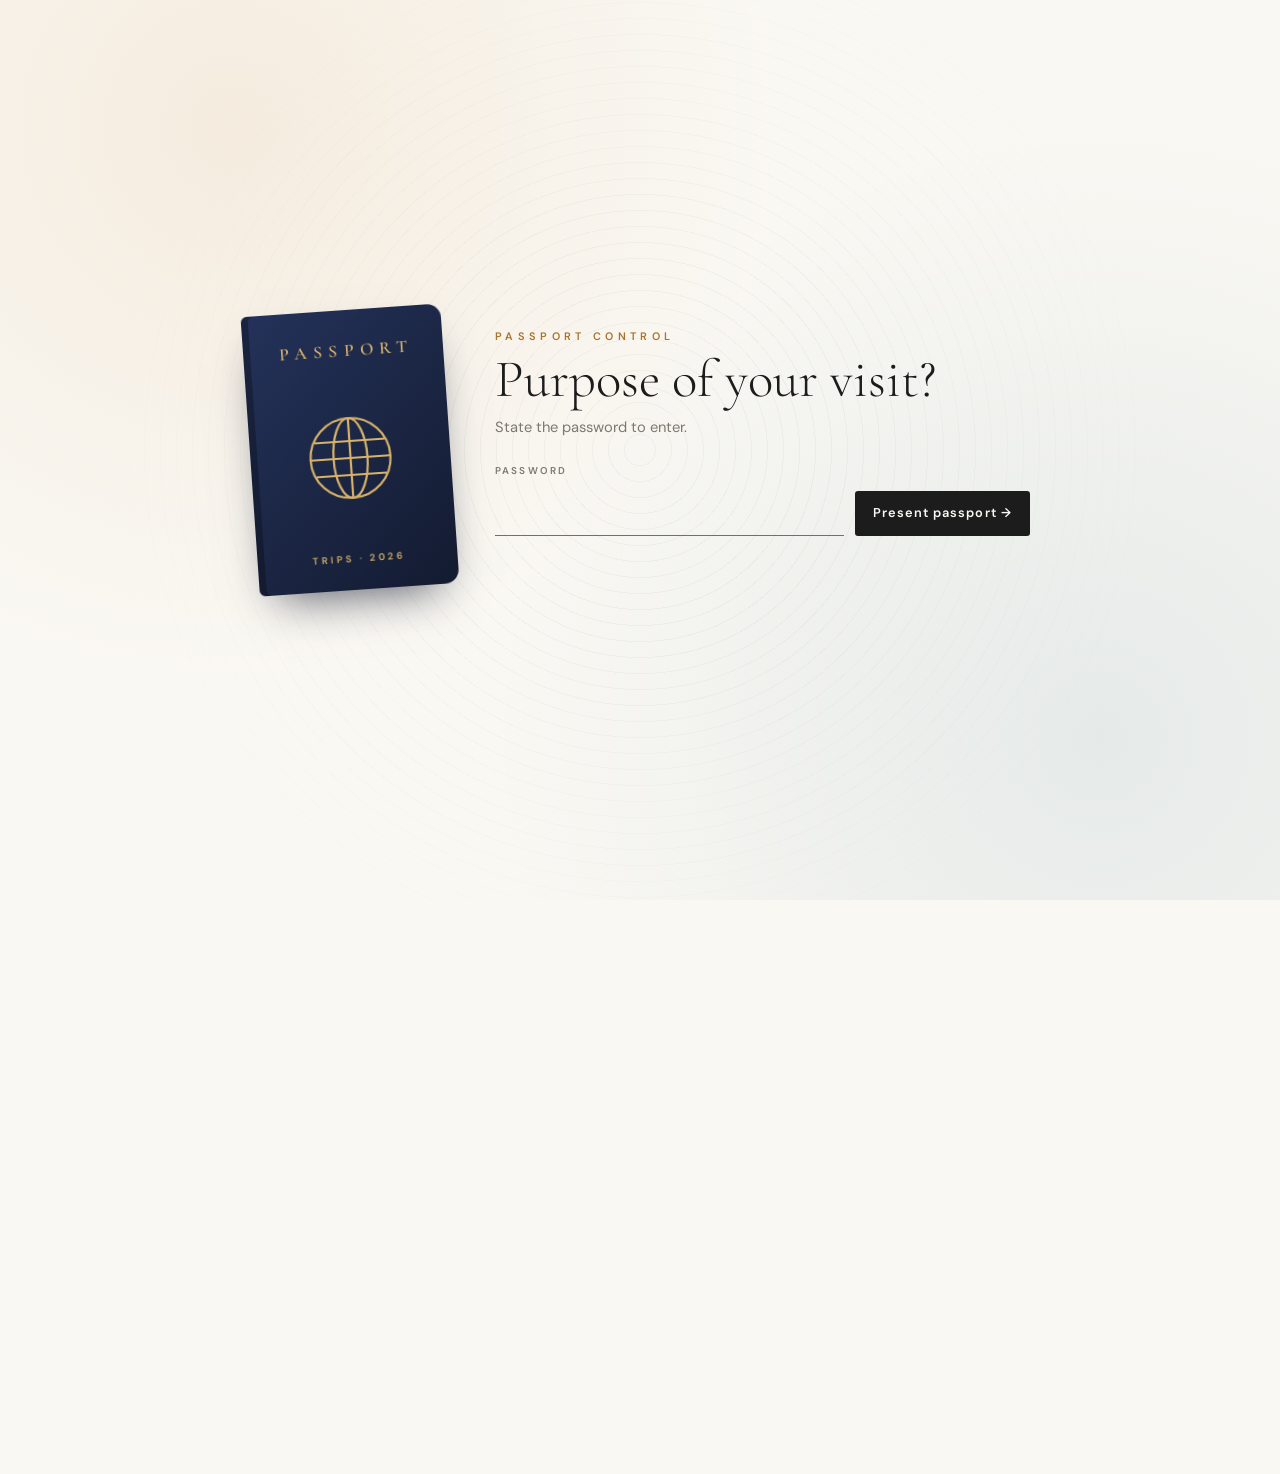
<file: index.html>
<!DOCTYPE html>
<html lang="en">
<head>
<meta charset="UTF-8">
<meta name="viewport" content="width=device-width, initial-scale=1.0">
<script src="assets/gate.js"></script>
<title>Trips — 2026</title>
<script>
// Links to the old single-page Japan site (e.g. /#day-3) now live on japan.html.
if (/^#(day-[1-9]|actions|costs|tips|packing|phrases|emergency)$/.test(location.hash)) {
    location.replace('japan.html' + location.hash);
}
</script>
<link rel="icon" href="data:image/svg+xml,<svg xmlns=%22http://www.w3.org/2000/svg%22 viewBox=%220 0 100 100%22><text y=%22.9em%22 font-size=%2290%22>✈️</text></svg>">
<link rel="preconnect" href="https://fonts.googleapis.com">
<link href="https://fonts.googleapis.com/css2?family=Cormorant+Garamond:ital,wght@0,300;0,400;1,400&family=DM+Sans:wght@400;500;600&family=Bebas+Neue&family=Barlow+Condensed:wght@600;700&family=Barlow:wght@400&family=Fraunces:ital,opsz,wght@0,9..144,400;0,9..144,600;1,9..144,400&family=Nunito+Sans:wght@400;700;800&display=swap" rel="stylesheet">
<style>
:root {
    --ink: #1C1C1C;
    --paper: #FAF8F3;
    --gold: #A8742A;
    --stone: #7E796E;
    --mist: #DDD3C2;
}
* { margin:0; padding:0; box-sizing:border-box; }
body {
    font-family: 'DM Sans', sans-serif;
    background: var(--paper);
    color: var(--ink);
    line-height: 1.6;
    -webkit-font-smoothing: antialiased;
}
.wrap { max-width: 1000px; margin: 0 auto; padding: 0 1.5rem; }

/* ═══ HEADER ═══ */
.head { text-align: center; padding: 5rem 0 3rem; }
.head-kicker { font-size: 0.7rem; font-weight: 600; letter-spacing: 0.4em; color: var(--gold); }
.head-title {
    font-family: 'Cormorant Garamond', serif;
    font-weight: 300;
    font-size: clamp(3.5rem, 11vw, 6rem);
    letter-spacing: 0.1em;
    line-height: 1.05;
    margin: 0.3rem 0 0.6rem;
}
.head-rule { width: 60px; height: 1px; background: var(--gold); margin: 0 auto 1rem; }
.head-desc { font-size: 0.9rem; color: var(--stone); max-width: 460px; margin: 0 auto; }
.head { position: relative; }
.stamp { position: absolute; display: block; mix-blend-mode: multiply; opacity: 0.82; transition: transform 0.35s, opacity 0.35s; }
.stamp svg { display: block; width: 100%; height: auto; }
.stamp:hover { opacity: 1; }
.stamp-jp { width: 128px; left: 1%; top: 3.2rem; transform: rotate(-14deg); }
.stamp-jp:hover { transform: rotate(-8deg) scale(1.06); }
.stamp-sema { width: 150px; right: 2%; top: 2.6rem; transform: rotate(8deg); }
.stamp-sema:hover { transform: rotate(3deg) scale(1.06); }
.stamp-cr { width: 152px; right: 9%; top: 10.4rem; transform: rotate(-7deg); }
.stamp-cr:hover { transform: rotate(-2deg) scale(1.06); }
@media (max-width: 900px) {
    .stamps { display: flex; justify-content: center; align-items: center; gap: 0.6rem; margin-top: 1.6rem; }
    .stamp { position: static; }
    .stamp-jp { width: 84px; }
    .stamp-sema { width: 100px; }
    .stamp-cr { width: 104px; }
}

/* ═══ 2026 TIMELINE ═══ */
.year { position: relative; height: 78px; margin: 0 0 2.6rem; }
.year-line { position: absolute; left: 0; right: 0; top: 40px; height: 1px; background: var(--mist); }
.year-month { position: absolute; top: 48px; font-size: 0.6rem; letter-spacing: 0.15em; color: var(--stone); transform: translateX(-50%); }
.year-trip {
    position: absolute;
    top: 34px;
    height: 13px;
    min-width: 13px;
    border-radius: 7px;
    text-decoration: none;
}
.year-trip span {
    position: absolute;
    bottom: 17px;
    left: 50%;
    transform: translateX(-50%);
    white-space: nowrap;
    font-size: 0.62rem;
    font-weight: 600;
    letter-spacing: 0.1em;
}
.year-trip.japan { background: #E94709; }
.year-trip.japan span { color: #E94709; }
.year-trip.sema { background: #FF3D8B; box-shadow: 0 0 8px #FF3D8B; }
.year-trip.sema span { color: #C81F68; transform: translateX(-100%); }
.year-trip.cr { background: #2F6B45; }
.year-trip.cr span { color: #2F6B45; transform: none; left: auto; right: 0; bottom: 31px; }
.year-today { position: absolute; top: 28px; width: 1px; height: 26px; background: var(--ink); }
.year-today::after { content: 'TODAY'; position: absolute; top: 34px; left: 50%; transform: translateX(-50%); font-size: 0.5rem; letter-spacing: 0.15em; color: var(--ink); font-weight: 600; background: var(--paper); padding: 0 3px; }
.section-label {
    font-size: 0.68rem;
    font-weight: 600;
    letter-spacing: 0.3em;
    color: var(--stone);
    margin: 0 0 1rem;
    display: flex;
    align-items: center;
    gap: 1rem;
}
.section-label::after { content: ''; flex: 1; height: 1px; background: var(--mist); }
.grid { display: grid; grid-template-columns: repeat(auto-fill, minmax(min(100%, 420px), 1fr)); gap: 1.5rem; margin-bottom: 3rem; }

/* ═══ CARDS — each one dressed in its own trip's look ═══ */
.card {
    display: block;
    text-decoration: none;
    color: inherit;
    border-radius: 6px;
    overflow: hidden;
    transition: transform 0.25s, box-shadow 0.25s;
    box-shadow: 0 1px 2px rgba(0,0,0,0.06), 0 8px 24px -12px rgba(0,0,0,0.25);
}
.card:hover { transform: translateY(-4px); box-shadow: 0 2px 4px rgba(0,0,0,0.08), 0 18px 36px -14px rgba(0,0,0,0.35); }
.card-art { display: block; width: 100%; height: 150px; }
.card-body { padding: 1.2rem 1.4rem 1.4rem; }
.card-kicker { font-size: 0.7rem; letter-spacing: 0.35em; }
.card-title { line-height: 1; margin: 0.25rem 0 0.4rem; }
.card-dates { font-size: 0.75rem; font-weight: 600; letter-spacing: 0.12em; }
.card-names { font-size: 0.8rem; margin-top: 0.1rem; }
.card-desc { font-size: 0.82rem; margin-top: 0.7rem; line-height: 1.55; }
.card-foot { display: flex; justify-content: space-between; align-items: center; margin-top: 1rem; font-size: 0.72rem; }
.chip { padding: 2px 9px; font-weight: 700; letter-spacing: 0.05em; }
.go { font-weight: 600; letter-spacing: 0.1em; }

/* Japan: washi, sumi ink, vermillion */
.card.japan { background: #FCFAF2; border: 1px solid #D4C5A9; }
.japan .card-kicker { color: #C7802D; letter-spacing: 0.5em; }
.japan .card-title { font-family: 'Cormorant Garamond', serif; font-weight: 300; font-size: 3rem; letter-spacing: 0.12em; }
.japan .card-dates { color: #C7802D; }
.japan .card-names, .japan .card-desc { color: #5A5A5A; }
.japan .chip { color: #8A8578; border: 1px solid #D4C5A9; border-radius: 2px; }
.japan .go { color: #E94709; }

/* SEMA: the Strip at night */
.card.sema { background: #121218; color: #F1ECE4; border: 1px solid #2B2B35; font-family: 'Barlow', sans-serif; }
.sema .card-kicker { font-family: 'Barlow Condensed', sans-serif; font-weight: 600; color: #2FD6E8; letter-spacing: 0.4em; }
.sema .card-title { font-family: 'Bebas Neue', sans-serif; font-weight: 400; font-size: 4rem; letter-spacing: 0.06em; color: #FFF4F8; text-shadow: 0 0 6px #FF3D8B, 0 0 18px #FF3D8B; }
.sema .card-dates { font-family: 'Barlow Condensed', sans-serif; font-size: 0.9rem; color: #F4B740; letter-spacing: 0.2em; }
.sema .card-names, .sema .card-desc { color: #C9C4BC; }
.sema .chip { font-family: 'Barlow Condensed', sans-serif; font-size: 0.8rem; color: #121218; background: #2FD6E8; transform: skewX(-12deg); }
.sema .go { font-family: 'Barlow Condensed', sans-serif; font-size: 0.85rem; color: #FF3D8B; }

/* Costa Rica: sand, jungle, painted ox-cart colours */
.card.cr { background: #F7F2E6; border: 1px solid #D8CDB2; font-family: 'Nunito Sans', sans-serif; border-radius: 0 24px 0 24px; }
.cr .card-kicker { font-family: 'Fraunces', serif; font-style: italic; font-weight: 600; font-size: 0.85rem; color: #0F7773; letter-spacing: 0.1em; }
.cr .card-title { font-family: 'Fraunces', serif; font-weight: 400; font-size: 3.2rem; letter-spacing: -0.01em; color: #1E2A22; }
.cr .card-title em { color: #C9471F; }
.cr .card-dates { font-weight: 800; color: #2F6B45; letter-spacing: 0.18em; }
.cr .card-names, .cr .card-desc { color: #4C4F45; }
.cr .chip { color: #2F6B45; background: rgba(47,107,69,0.12); border-radius: 999px; }
.cr .go { font-family: 'Fraunces', serif; font-style: italic; font-size: 0.85rem; color: #C9471F; letter-spacing: 0.02em; }

.lock-btn { font: inherit; letter-spacing: inherit; color: var(--gold); background: none; border: none; cursor: pointer; text-decoration: underline; text-underline-offset: 3px; }
.foot { text-align: center; padding: 2rem 1rem 3rem; color: var(--stone); font-size: 0.65rem; letter-spacing: 0.15em; border-top: 1px solid var(--mist); }
@media (max-width: 640px) {
    .wrap { padding: 0 1rem; }
    .head { padding: 3.5rem 0 2.2rem; }
    .grid { grid-template-columns: 1fr; }
}
@media (prefers-reduced-motion: reduce) { .card { transition: none; } .card:hover { transform: none; } }
</style>
</head>
<body>

<div class="wrap">
    <header class="head">
        <div class="head-kicker">BRADLEY ALBRIGHT</div>
        <h1 class="head-title">TRIPS</h1>
        <div class="head-rule"></div>
        <p class="head-desc">Every itinerary in one place. Open a trip for the day-by-day plan, bookings, maps and checklists.</p>
        <!-- passport stamps, one per trip -->
        <svg width="0" height="0" style="position:absolute" aria-hidden="true">
            <filter id="ink" x="-5%" y="-5%" width="110%" height="110%">
                <feTurbulence type="fractalNoise" baseFrequency="0.85" numOctaves="2" seed="3" result="noise"/>
                <feColorMatrix in="noise" type="matrix" values="0 0 0 0 0  0 0 0 0 0  0 0 0 0 0  -2.6 0 0 0 2.5" result="mask"/>
                <feComposite in="SourceGraphic" in2="mask" operator="in"/>
            </filter>
        </svg>
        <div class="stamps">
            <a class="stamp stamp-jp" href="japan.html" aria-label="Japan">
                <svg viewBox="0 0 140 140">
                    <g filter="url(#ink)">
                        <g fill="none" stroke="#C8361A">
                            <circle cx="70" cy="70" r="64" stroke-width="3"/>
                            <circle cx="70" cy="70" r="57" stroke-width="1.2"/>
                            <circle cx="70" cy="70" r="36" stroke-width="1.2"/>
                        </g>
                        <path id="jpArc" d="M 24 70 A 46 46 0 1 1 116 70 A 46 46 0 1 1 24 70" fill="none"/>
                        <text fill="#C8361A" font-family="DM Sans, sans-serif" font-weight="700" font-size="10" letter-spacing="2"><textPath href="#jpArc">TOKYO · KYOTO · FUJI · OSAKA ·</textPath></text>
                        <text x="70" y="70" text-anchor="middle" fill="#C8361A" font-size="21" font-family="serif">日本</text>
                        <text x="70" y="88" text-anchor="middle" fill="#C8361A" font-family="DM Sans, sans-serif" font-weight="700" font-size="9" letter-spacing="2">APR 2026</text>
                    </g>
                </svg>
            </a>
            <a class="stamp stamp-sema" href="sema.html" aria-label="SEMA">
                <svg viewBox="0 0 170 100">
                    <g filter="url(#ink)" fill="#D6246E">
                        <rect x="4" y="4" width="162" height="92" rx="10" fill="none" stroke="#D6246E" stroke-width="3"/>
                        <rect x="11" y="11" width="148" height="78" rx="6" fill="none" stroke="#D6246E" stroke-width="1.2" stroke-dasharray="5 3"/>
                        <text x="85" y="30" text-anchor="middle" font-family="Barlow Condensed, sans-serif" font-weight="700" font-size="11" letter-spacing="3">LAS VEGAS · NV</text>
                        <text x="85" y="66" text-anchor="middle" font-family="Bebas Neue, sans-serif" font-size="38" letter-spacing="4">SEMA</text>
                        <text x="85" y="81" text-anchor="middle" font-family="Barlow Condensed, sans-serif" font-weight="700" font-size="10" letter-spacing="2.5">03 NOV 2026</text>
                    </g>
                </svg>
            </a>
            <a class="stamp stamp-cr" href="costa-rica.html" aria-label="Costa Rica">
                <svg viewBox="0 0 180 120">
                    <g filter="url(#ink)" fill="#2F6B45">
                        <ellipse cx="90" cy="60" rx="84" ry="54" fill="none" stroke="#2F6B45" stroke-width="3"/>
                        <ellipse cx="90" cy="60" rx="74" ry="44" fill="none" stroke="#2F6B45" stroke-width="1.2"/>
                        <path id="crArc" d="M 28 62 A 62 33 0 0 1 152 62" fill="none"/>
                        <text font-family="Nunito Sans, sans-serif" font-weight="800" font-size="8" letter-spacing="1.4"><textPath href="#crArc" startOffset="50%" text-anchor="middle">REPÚBLICA DE COSTA RICA</textPath></text>
                        <text x="90" y="74" text-anchor="middle" font-family="Fraunces, serif" font-style="italic" font-weight="600" font-size="20">Liberia</text>
                        <text x="90" y="90" text-anchor="middle" font-family="Nunito Sans, sans-serif" font-weight="800" font-size="9" letter-spacing="2">06 NOV 2026</text>
                    </g>
                </svg>
            </a>
        </div>
    </header>

    <div class="year" id="year" aria-label="2026 at a glance">
        <div class="year-line"></div>
        <a class="year-trip japan" href="japan.html" data-start="2026-04-11" data-end="2026-04-19"><span>JAPAN</span></a>
        <a class="year-trip sema" href="sema.html" data-start="2026-11-03" data-end="2026-11-05"><span>SEMA</span></a>
        <a class="year-trip cr" href="costa-rica.html" data-start="2026-11-06" data-end="2026-11-13"><span>COSTA RICA</span></a>
    </div>

    <section id="upcoming">
        <h2 class="section-label">COMING UP</h2>
        <div class="grid">
            <a class="card sema" href="sema.html" data-start="2026-11-03" data-end="2026-11-05">
                <svg class="card-art" viewBox="0 0 400 150" preserveAspectRatio="xMidYMax slice" aria-hidden="true">
                    <defs>
                        <linearGradient id="semaSky" x1="0" y1="0" x2="0" y2="1">
                            <stop offset="0%" stop-color="#0A0A11"/>
                            <stop offset="70%" stop-color="#1C1230"/>
                            <stop offset="100%" stop-color="#3A1540"/>
                        </linearGradient>
                        <pattern id="semaWin" width="8" height="9" patternUnits="userSpaceOnUse"><rect x="3" y="3" width="2" height="3" fill="#F4B740" opacity="0.6"/></pattern>
                    </defs>
                    <rect width="400" height="150" fill="url(#semaSky)"/>
                    <circle cx="40" cy="22" r="1" fill="#fff" opacity="0.6"/><circle cx="130" cy="14" r="1" fill="#fff" opacity="0.5"/><circle cx="300" cy="26" r="1" fill="#fff" opacity="0.6"/><circle cx="360" cy="12" r="1" fill="#fff" opacity="0.5"/>
                    <path d="M0 110 L50 92 L95 100 L150 78 L205 96 L260 74 L320 98 L400 86 L400 150 L0 150Z" fill="#2B1D3A"/>
                    <g fill="#1E1D28">
                        <rect x="40" y="112" width="26" height="38"/><rect x="70" y="96" width="20" height="54"/>
                        <rect x="104" y="58" width="5" height="92"/><ellipse cx="106.5" cy="64" rx="11" ry="4"/>
                        <rect x="120" y="100" width="34" height="50"/><rect x="158" y="90" width="26" height="60"/>
                        <path d="M196 150 L196 40 Q201 26 226 22 L226 150Z"/>
                        <rect x="234" y="94" width="28" height="56"/><rect x="266" y="82" width="38" height="68"/>
                        <rect x="308" y="108" width="24" height="42"/><rect x="336" y="98" width="30" height="52"/>
                    </g>
                    <rect x="200" y="44" width="24" height="106" fill="url(#semaWin)"/>
                    <rect x="266" y="86" width="38" height="64" fill="url(#semaWin)" opacity="0.7"/>
                    <path d="M196 40 Q201 26 226 22" stroke="#FF3D8B" stroke-width="2" fill="none"/>
                    <circle cx="106.5" cy="54" r="1.6" fill="#FF3D8B"/>
                    <rect y="144" width="400" height="6" fill="#0D0D13"/>
                    <line x1="0" y1="147" x2="400" y2="147" stroke="#F4B740" stroke-dasharray="10 8" opacity="0.5"/>
                </svg>
                <div class="card-body">
                    <div class="card-kicker">LAS VEGAS · LVCC</div>
                    <div class="card-title">SEMA</div>
                    <div class="card-dates">NOV 3 – 5, 2026</div>
                    <div class="card-names">Bradley, Zach &amp; James</div>
                    <p class="card-desc">Three days on the show floor, then Papi Steak with XPEL, Thai at Lotus of Siam and Absinthe at Caesars.</p>
                    <div class="card-foot"><span class="chip" data-status></span><span class="go">OPEN THE PLAN →</span></div>
                </div>
            </a>

            <a class="card cr" href="costa-rica.html" data-start="2026-11-06" data-end="2026-11-13">
                <svg class="card-art" viewBox="120 96 1240 324" preserveAspectRatio="xMidYMax slice" aria-hidden="true">
                <defs>
                    <linearGradient id="crSea" x1="0" y1="0" x2="0" y2="1"><stop offset="0%" stop-color="#4FA7A2"/><stop offset="45%" stop-color="#1F8584"/><stop offset="100%" stop-color="#0D5E61"/></linearGradient>
                    <linearGradient id="crRange" x1="0" y1="0" x2="0" y2="1"><stop offset="0%" stop-color="#C7A9B4"/><stop offset="100%" stop-color="#D9BDB4"/></linearGradient>
                    <linearGradient id="crVolLit" x1="0" y1="0" x2="0" y2="1"><stop offset="0%" stop-color="#8FA486"/><stop offset="100%" stop-color="#5F7E63"/></linearGradient>
                    <linearGradient id="crVolShade" x1="0" y1="0" x2="0" y2="1"><stop offset="0%" stop-color="#5A7462"/><stop offset="100%" stop-color="#3B5A47"/></linearGradient>
                    <linearGradient id="crSand" x1="0" y1="0" x2="0" y2="1"><stop offset="0%" stop-color="#EFD3A6"/><stop offset="100%" stop-color="#E2BC88"/></linearGradient>
                    <radialGradient id="crSunGlow"><stop offset="0%" stop-color="#F6A55C" stop-opacity="0.75"/><stop offset="60%" stop-color="#F6A55C" stop-opacity="0.18"/><stop offset="100%" stop-color="#F6A55C" stop-opacity="0"/></radialGradient>
                    <linearGradient id="crSun" x1="0" y1="0" x2="0" y2="1"><stop offset="0%" stop-color="#F7B05E"/><stop offset="100%" stop-color="#E5673A"/></linearGradient>
                    <clipPath id="crAboveHorizon"><rect width="1400" height="322"/></clipPath>
                    <filter id="crSoft"><feGaussianBlur stdDeviation="2.2"/></filter>
                    <filter id="crCloud" x="-10%" y="-200%" width="120%" height="500%"><feGaussianBlur stdDeviation="3 1.6"/></filter>
                    <linearGradient id="crGrainFade" x1="0" y1="0" x2="0" y2="1"><stop offset="0.55" stop-color="#fff" stop-opacity="0"/><stop offset="0.8" stop-color="#fff" stop-opacity="1"/></linearGradient>
                    <mask id="crGrainMask"><rect width="1400" height="420" fill="url(#crGrainFade)"/></mask>
                    <filter id="crGrain" x="0" y="0" width="100%" height="100%">
                        <feTurbulence type="fractalNoise" baseFrequency="0.9" numOctaves="2" seed="11" result="n"/>
                        <feColorMatrix in="n" type="matrix" values="0 0 0 0 0.35  0 0 0 0 0.25  0 0 0 0 0.15  0 0 0 0.55 0"/>
                    </filter>
                </defs>
                <circle class="sun-glow" cx="1075" cy="318" r="210" fill="url(#crSunGlow)"/>
                <g clip-path="url(#crAboveHorizon)"><circle cx="1075" cy="318" r="66" fill="url(#crSun)"/>
                <rect x="1009" y="286" width="132" height="2.2" fill="#F7DCC0"/>
                <rect x="1009" y="296" width="132" height="3" fill="#F7DCC0"/>
                <rect x="1009" y="305" width="132" height="4" fill="#F7DCC0"/>
                <rect x="1009" y="313" width="132" height="5" fill="#F7DCC0"/>
                </g>
                <g class="clouds" fill="#FFF8EF" opacity="0.6" filter="url(#crCloud)">
                <ellipse cx="210" cy="120" rx="125.0" ry="5"/>
                <ellipse cx="330" cy="134" rx="75.0" ry="4"/>
                <ellipse cx="930" cy="158" rx="140.0" ry="5"/>
                <ellipse cx="1180" cy="106" rx="100.0" ry="4.5"/>
                <ellipse cx="1250" cy="120" rx="60.0" ry="3.5"/>
                <ellipse cx="620" cy="94" rx="70.0" ry="3.5"/>
                </g>
                <rect x="0" y="322" width="1400" height="98" fill="url(#crSea)"/>
                <rect x="0" y="321" width="1400" height="1.6" fill="#F7DCC0" opacity="0.7"/>
                <rect x="1017.2" y="328" width="107.2" height="2" rx="1" fill="#F7C08A" opacity="0.8"/>
                <rect x="1018.2" y="335.5" width="103.4" height="2" rx="1" fill="#F7C08A" opacity="0.7"/>
                <rect x="1027.1" y="343" width="92.6" height="2" rx="1" fill="#F7C08A" opacity="0.6"/>
                <rect x="1037.1" y="350.5" width="75.9" height="2" rx="1" fill="#F7C08A" opacity="0.6"/>
                <rect x="1040.9" y="358" width="66.6" height="2" rx="1" fill="#F7C08A" opacity="0.5"/>
                <rect x="1041" y="365.5" width="58.1" height="2" rx="1" fill="#F7C08A" opacity="0.5"/>
                <rect x="1051.5" y="373" width="54.8" height="2" rx="1" fill="#F7C08A" opacity="0.4"/>
                <rect x="1051.2" y="380.5" width="41" height="2" rx="1" fill="#F7C08A" opacity="0.3"/>
                <rect x="1060.4" y="388" width="40" height="2" rx="1" fill="#F7C08A" opacity="0.3"/>
                <path class="swell" d="M560 336 L1400 336" stroke="#E9F5F2" stroke-width="1.1" opacity="0.3"/>
                <path class="swell" d="M590 350 L1400 350" stroke="#E9F5F2" stroke-width="1.1" opacity="0.3"/>
                <path class="swell" d="M620 364 L1400 364" stroke="#E9F5F2" stroke-width="1.1" opacity="0.3"/>
                <path class="swell" d="M650 378 L1400 378" stroke="#E9F5F2" stroke-width="1.1" opacity="0.2"/>
                <path class="swell" d="M680 392 L1400 392" stroke="#E9F5F2" stroke-width="1.1" opacity="0.2"/>
                <path d="M0 284 Q0 284 45.0 273.0 Q90 262 140.0 271.0 Q190 280 245.0 263.0 Q300 246 355.0 259.0 Q410 272 465.0 265.0 Q520 258 580.0 271.0 Q640 284 700.0 292.0 Q760 300 815.0 311.0 L870 322 L0 352Z" fill="url(#crRange)"/>
                <path d="M230 346 C 330 304, 400 236, 448 160 L 456 153 Q 469 160 482 152 L 490 158 C 540 234, 620 302, 740 346 Z" fill="url(#crVolLit)"/><path d="M469 157 C 476 222, 498 292, 522 346 L 740 346 C 620 302, 540 234, 490 158 Z" fill="url(#crVolShade)"/>
                <g fill="none" stroke-linecap="round"><path d="M446 172 C 428 218, 404 262, 372 304" stroke="#F4EEDD" stroke-opacity="0.22" stroke-width="2"/><path d="M461 168 C 452 226, 438 278, 424 330" stroke="#F4EEDD" stroke-opacity="0.16" stroke-width="2"/><path d="M496 172 C 518 226, 548 274, 590 316" stroke="#1E2A22" stroke-opacity="0.14" stroke-width="2.2"/><path d="M484 168 C 494 228, 508 284, 530 336" stroke="#1E2A22" stroke-opacity="0.1" stroke-width="2"/></g>
                <g class="steam" fill="#FFF8EE" filter="url(#crSoft)">
                <ellipse cx="469" cy="138" rx="11.2" ry="8" opacity="0.7"/>
                <ellipse cx="479" cy="124" rx="15.399999999999999" ry="11" opacity="0.6"/>
                <ellipse cx="495" cy="110" rx="18.2" ry="13" opacity="0.5"/>
                <ellipse cx="517" cy="98" rx="21.0" ry="15" opacity="0.38"/>
                <ellipse cx="543" cy="90" rx="22.4" ry="16" opacity="0.26"/>
                </g>
                <path d="M0 420 L0 338 Q9.5 320.4 18.9 339.6 Q25.2 324.3 31.5 340.7 Q38.3 330.4 45.2 341.8 Q56.1 328.9 67 343.6 Q76.8 329.6 86.7 345.1 Q93.1 336 99.4 346 Q109.5 333.5 119.6 347.3 Q129.1 334.8 138.6 348.4 Q149.4 334.6 160.2 349.5 Q169.6 331.8 179 350.2 Q189.4 333.4 199.8 350.9 Q206.5 334.9 213.2 351.2 Q220.1 340.4 227 351.4 Q237 334.4 247.1 351.5 Q258.3 336.6 269.6 351.4 Q279.1 336.4 288.7 351.1 Q299.7 333.2 310.8 350.6 Q320.8 336.9 330.7 350 Q340.6 328.6 350.5 349.2 Q358.2 333.4 365.9 348.5 Q372.1 336.3 378.2 347.9 Q384.9 333.7 391.6 347.2 Q398.4 334.6 405.2 346.5 Q416.4 334.1 427.6 345.2 Q436.9 324.5 446.2 344.2 Q457.4 330.7 468.6 342.9 Q476.7 321.2 484.9 342.1 Q491.8 331.3 498.7 341.3 Q506.1 325.5 513.5 340.6 Q521.1 329.6 528.6 339.9 Q536.9 320.7 545.1 339.3 Q555.2 323.1 565.4 338.6 Q575.4 323.5 585.5 338.1 Q596.2 318.2 606.8 337.7 Q615.2 327 623.5 337.6 Q633.3 329.6 643.2 337.6 Q650.4 326.8 657.7 337.8 Q664 329.6 670.3 338 Q676.9 328.3 683.5 338.3 Q694.8 325.8 706 339.1 Q713.5 326.7 721 339.7 Q727.8 318.8 734.5 340.3 Q743.3 329.3 752.1 341.3 Q758.7 329.8 765.3 342.2 Q776.3 333.8 787.3 345 Q799 333.2 810.7 350.3 Q819.9 338.9 829.2 356 Q841.1 337.4 852.9 365.4 Q860.5 354.5 868.1 372.6 Q878.7 355.6 889.3 384.1 Q897.3 369.1 905.3 393.9 Q917.2 374.5 929.1 410.3 Q934.6 396.3 940 418.5 L940 420Z" fill="#6F9567"/>
                <g fill="#628A5C"><path d="M137 342.5 L138 312.5 L142 312.5 L143 342.5Z"/><ellipse cx="112.7" cy="315.2" rx="10.8" ry="9.1"/><ellipse cx="119.9" cy="313.4" rx="14.1" ry="12.8"/><ellipse cx="130.4" cy="305.5" rx="15.6" ry="12.8"/><ellipse cx="138.9" cy="308.7" rx="11.8" ry="9.8"/><ellipse cx="146.8" cy="308" rx="15.2" ry="12.4"/><ellipse cx="158.1" cy="310.3" rx="14.7" ry="9.3"/><ellipse cx="168.7" cy="310.7" rx="14.6" ry="12"/></g>
                <g fill="#628A5C"><path d="M607 331.7 L608 305.7 L612 305.7 L613 331.7Z"/><ellipse cx="585" cy="309.8" rx="13.6" ry="10.3"/><ellipse cx="595.8" cy="300.9" rx="11.6" ry="10.6"/><ellipse cx="605.3" cy="300.4" rx="10.5" ry="9.5"/><ellipse cx="607.2" cy="296.5" rx="13.7" ry="9.6"/><ellipse cx="620.9" cy="298.4" rx="13" ry="10.4"/><ellipse cx="627" cy="307.7" rx="9.7" ry="12.9"/><ellipse cx="636.1" cy="307" rx="14.3" ry="10.7"/></g>
                <g fill="#628A5C"><path d="M787 339.5 L788 321.5 L792 321.5 L793 339.5Z"/><ellipse cx="774.1" cy="320.4" rx="8.4" ry="10"/><ellipse cx="775.8" cy="322.6" rx="10.3" ry="10"/><ellipse cx="783.1" cy="321" rx="11.9" ry="10.4"/><ellipse cx="789.7" cy="314.9" rx="11.9" ry="10.7"/><ellipse cx="799.6" cy="318" rx="10" ry="11.1"/><ellipse cx="798.7" cy="321" rx="8.2" ry="9"/><ellipse cx="811.3" cy="325.6" rx="9.7" ry="11.9"/></g>
                <path d="M0 420 L0 369.9 Q7.8 355.1 15.6 370.5 Q23.3 355.3 31.1 370.8 Q38.9 358.6 46.7 371 Q55.6 354.4 64.4 370.9 Q73.2 351.8 82 370.6 Q90.1 353.9 98.2 370.1 Q106.6 353.4 115.1 369.3 Q122.5 347.4 129.9 368.5 Q139.3 349.7 148.6 367.3 Q156.4 343.9 164.2 366.2 Q169.9 352.8 175.6 365.3 Q181 354 186.3 364.5 Q194.7 341.8 203 363.2 Q208.8 343.3 214.6 362.3 Q220.3 338.7 226 361.5 Q232.1 341.8 238.2 360.6 Q245.6 337.1 253.1 359.7 Q258.9 343.4 264.7 359 Q271.4 346.2 278.1 358.3 Q286.7 345.1 295.3 357.6 Q302.5 346.5 309.7 357.3 Q317.8 344.4 325.9 357 Q335.9 334.9 345.8 357.1 Q351.3 346.6 356.8 357.2 Q365.7 346 374.6 357.7 Q381.7 335.9 388.9 358.3 Q395.1 341.7 401.4 358.9 Q409.3 344.5 417.1 359.8 Q422.4 342.9 427.7 360.5 Q433.1 339.9 438.4 361.2 Q447.5 345.7 456.5 362.5 Q461.8 344 467.1 363.4 Q473.8 343.5 480.5 364.4 Q486.9 351.1 493.2 365.4 Q499.4 355.2 505.6 366.3 Q510.8 354.2 516.1 367.1 Q522.6 350.7 529.1 367.9 Q536.6 355.7 544.1 368.8 Q549.2 358.7 554.3 369.4 Q563 355.5 571.7 370.2 Q579 353.9 586.4 371.1 Q595.5 355.7 604.6 372.3 Q613.8 357.1 622.9 373.6 Q631.4 355 639.8 375 Q649 356.3 658.1 376.7 Q665.2 365.5 672.2 378.1 Q677.8 363.6 683.5 379.3 Q689.8 369.4 696 380.8 Q705.2 360.5 714.4 383.2 Q720.9 370.9 727.3 385 Q734.6 372.2 741.9 387.3 Q748.2 363.8 754.5 389.5 Q762.2 371.8 770 392.5 Q775 381.6 780 394.6 L780 420Z" fill="#2F5E3D"/>
                <path d="M0 420 L0 380 Q5.5 368.6 11.1 380.9 Q15.9 373.4 20.7 381.7 Q25.7 373.1 30.8 382.6 Q34.9 375 39.1 383.2 Q44 371 49 383.9 Q56 369.8 63 384.7 Q70.5 375.1 78 385.4 Q85.9 373.8 93.9 385.8 Q100.5 373.9 107 386 Q114.6 371.9 122.2 385.9 Q129.4 375.7 136.7 385.6 Q142.7 369.5 148.7 385.1 Q156 369.3 163.3 384.3 Q170 373.2 176.8 383.5 Q180.9 374.3 185 382.9 Q189.4 368.5 193.9 382.2 Q200.4 367.5 206.9 381.1 Q212.8 368.7 218.8 380.1 Q225.8 367.1 232.8 378.9 Q239.4 366.6 246.1 377.8 Q251.1 369.5 256.1 377 Q263 364.1 269.9 376.1 Q277.8 364.6 285.7 375.2 Q291.6 360.1 297.5 374.6 Q304 365.4 310.5 374.2 Q315.1 361.8 319.7 374.1 Q324.9 366.1 330.1 374 Q334.3 362.3 338.6 374 Q345.4 363.3 352.1 374.3 Q358.2 363.2 364.3 374.7 Q368.7 363.6 373.2 375.1 Q381.1 365.3 389 376 Q394.9 359.2 400.7 376.8 Q406.5 368.8 412.3 377.7 Q420.1 367 427.9 379 Q432.4 363.7 437 379.8 Q441.5 366.6 446.1 380.5 Q453.6 370.2 461.1 381.8 Q468.7 374.2 476.3 383 Q480.3 371.9 484.4 383.6 Q489.6 375.1 494.8 384.2 Q500 375 505.3 384.8 Q512.3 374.7 519.3 385.4 Q527 369.7 534.7 385.9 Q539.9 375.9 545 386 Q553 375.1 561 385.9 Q566.7 378.9 572.5 385.7 Q576.9 373.9 581.3 385.4 Q589 376.3 596.8 384.7 Q598.4 375.6 600 384.5 L600 420Z" fill="#244C32"/>
                <path d="M1236 360 L1236 338 Q1242.9 320.7 1249.7 336.6 Q1255.6 318.4 1261.5 335.4 Q1267.2 325.3 1272.8 334.3 Q1279 319.8 1285.2 333.1 Q1291.1 325.1 1297.1 331.9 Q1303.9 321.1 1310.6 330.5 Q1315.7 317.1 1320.7 329.5 Q1327.6 316.6 1334.6 328.1 Q1339.5 316.2 1344.4 327.2 Q1348.9 318.8 1353.4 326.3 Q1360.1 315.7 1366.8 324.9 Q1373.5 310 1380.2 323.6 Q1384.7 316 1389.1 322.7 Q1394.1 314.3 1399.1 321.7 Q1399.6 306.7 1400 321.6 L1400 360Z" fill="#2F5E3D"/>
                <path d="M1236 360 L1236 338 Q1300 322 1400 322 L1400 360Z" fill="#2F5E3D"/>
                <path d="M1168 344 Q1174 322 1186 318 Q1198 320 1204 344Z" fill="#3B4A40"/>
                <path d="M1160 344 L1212 344" stroke="#E9F5F2" stroke-opacity="0.6" stroke-width="1.4"/>
                <path d="M0 392 C 230 382, 520 384, 760 394 C 880 400, 960 410, 1030 420 L0 420Z" fill="url(#crSand)"/>
                <path class="foam" d="M520 387 C 640 389, 760 394, 860 401 C 930 406, 985 412, 1030 420" stroke="#FFFFFF" stroke-width="2.6" fill="none" stroke-linecap="round" opacity="0.9"/>
                <path class="foam foam-2" d="M640 395 C 760 399, 880 407, 960 416" stroke="#FFFFFF" stroke-width="1.6" fill="none" stroke-linecap="round" opacity="0.55"/>
                <path d="M1030 420 C 1120 404, 1260 398, 1400 396" stroke="#E9F5F2" stroke-width="1.4" fill="none" opacity="0.5"/>
                <g class="birds" fill="none" stroke="#2B2F2A" stroke-width="2.2" stroke-linecap="round" stroke-linejoin="round" opacity="0.6">
                <path transform="translate(880 190) scale(1.0)" d="M-16 2 Q-10 -6 -5 -1 Q-2 2 0 0 Q2 2 5 -1 Q10 -6 16 2"/>
                <path transform="translate(920 172) scale(0.75)" d="M-16 2 Q-10 -6 -5 -1 Q-2 2 0 0 Q2 2 5 -1 Q10 -6 16 2"/>
                <path transform="translate(1210 210) scale(0.85)" d="M-16 2 Q-10 -6 -5 -1 Q-2 2 0 0 Q2 2 5 -1 Q10 -6 16 2"/>
                <path transform="translate(1000 140) scale(0.6)" d="M-16 2 Q-10 -6 -5 -1 Q-2 2 0 0 Q2 2 5 -1 Q10 -6 16 2"/>
                </g>
                <g fill="#1E3A2A"><path d="M1320 342 Q1296.3 287 1293.4 232 L1298.6 232 Q1304.4 287 1330 342Z"/><path d="M1317.2 334.1 l8.8 -1.1 M1314.2 326.3 l8.4 -1.1 M1311.3 318.4 l8.1 -1.1 M1308.7 310.6 l7.8 -1.1 M1306.2 302.7 l7.5 -1.1 M1304 294.9 l7.2 -1.1 M1302 287 l6.9 -1.1 M1300.2 279.1 l6.6 -1.1 M1298.6 271.3 l6.2 -1.1 M1297.2 263.4 l5.9 -1.1 M1296 255.6 l5.6 -1.1 M1295 247.7 l5.3 -1.1 M1294.2 239.9 l5 -1.1" stroke="#F4D7B0" stroke-opacity="0.18" stroke-width="0.9" fill="none"/><g fill="#3A2A1C"><circle cx="1291.7" cy="237.8" r="3.7"/><circle cx="1299.6" cy="238.5" r="3.7"/><circle cx="1296" cy="241.4" r="3.7"/></g><g class="fronds fronds-c" style="transform-origin: 1296px 232px"><path d="M1296 232 L1292.3 229.8 L1288.5 228.1 L1284.7 226.3 L1280.8 225.2 L1277 223.6 L1273.1 223.1 L1269.3 221.8 L1265.4 221.8 L1261.5 220.9 L1257.7 221.3 L1253.9 220.8 L1250.1 221.7 L1246.3 221.7 L1242.8 222.9 L1239 223.4 L1235.6 225 L1232 225.9 L1228.7 227.9 L1225.3 229.3 L1222.2 231.5 L1219 233.5 L1216.2 236.1 L1216.2 236.1 L1220.3 236.1 L1224 235.4 L1227.9 235.6 L1231.2 234.6 L1234.9 235.2 L1238 234 L1241.6 234.9 L1244.7 233.6 L1248.1 234.7 L1251.2 233.2 L1254.6 234.4 L1257.8 232.9 L1261.1 234 L1264.6 232.6 L1268 233.6 L1271.7 232.3 L1275.2 233.2 L1279.2 232.2 L1283 232.8 L1287.3 232.2 L1291.4 232.5 Z"/><path d="M1296 232 L1294.4 228.5 L1292.4 225.5 L1290.8 222.3 L1288.6 219.6 L1286.9 216.5 L1284.6 214.2 L1283 211.3 L1280.5 209.3 L1278.8 206.6 L1276.3 204.9 L1274.6 202.5 L1272 201.2 L1270.2 199 L1267.6 198 L1265.7 196.2 L1263.2 195.4 L1261.1 194 L1258.7 193.5 L1256.6 192.5 L1254.3 192.2 L1252.1 191.7 L1249.9 191.7 L1249.9 191.7 L1251 194.3 L1252.5 196 L1253.5 198.4 L1255.2 199.7 L1256.1 202.2 L1258 203.2 L1258.9 205.9 L1261.1 206.6 L1262 209.3 L1264.6 210.1 L1265.6 212.7 L1268.5 213.5 L1269.8 216.1 L1272.9 216.9 L1274.5 219.5 L1277.8 220.5 L1279.8 223 L1283.2 224.3 L1285.6 226.6 L1289.2 228.2 L1292.2 230.3 Z"/><path d="M1296 232 L1296.6 229.1 L1296.7 226.4 L1297.2 223.6 L1297 220.9 L1297.5 218.2 L1297.2 215.7 L1297.7 213.1 L1297.1 210.6 L1297.5 208.1 L1296.8 205.7 L1297.1 203.3 L1296.2 201 L1296.4 198.7 L1295.5 196.5 L1295.5 194.3 L1294.5 192.2 L1294.3 190.1 L1293.3 188.1 L1292.9 186.1 L1291.9 184.2 L1291.2 182.3 L1290.1 180.5 L1290.1 180.5 L1288.4 182.6 L1287.7 184.7 L1286.3 186.9 L1286.2 189 L1284.7 191.2 L1285.2 193.3 L1283.8 195.7 L1284.7 197.8 L1283.4 200.2 L1284.7 202.3 L1283.6 204.8 L1285.3 207 L1284.5 209.5 L1286.3 211.8 L1285.9 214.3 L1287.9 216.7 L1287.9 219.3 L1290 221.7 L1290.5 224.3 L1292.5 226.8 L1293.8 229.4 Z"/><path d="M1296 232 L1298.5 229.3 L1300.5 226.5 L1302.8 223.9 L1304.6 221.1 L1306.9 218.8 L1308.4 216.1 L1310.6 213.9 L1311.9 211.3 L1314 209.4 L1315.2 206.8 L1317.2 205 L1318.2 202.6 L1320 200.9 L1320.9 198.6 L1322.6 197 L1323.5 194.8 L1324.9 193.2 L1325.8 191.2 L1327.1 189.6 L1327.9 187.7 L1329 186.1 L1329.8 184.3 L1329.8 184.3 L1327.1 184 L1325 184.7 L1322.3 184.9 L1320.6 186.3 L1317.7 186.8 L1316.4 188.7 L1313.5 189.5 L1312.4 191.9 L1309.6 193 L1308.8 195.7 L1306.1 197.2 L1305.6 200.3 L1303.1 202.1 L1302.8 205.5 L1300.6 207.7 L1300.4 211.2 L1298.5 213.8 L1298.4 217.5 L1297 220.6 L1296.8 224.4 L1296 227.9 Z"/><path d="M1296 232 L1300.3 230.8 L1304.2 229.4 L1308.3 228.5 L1312 227.2 L1315.9 226.6 L1319.5 225.4 L1323.2 225.2 L1326.7 224.1 L1330.2 224.2 L1333.6 223.2 L1337 223.6 L1340.3 222.8 L1343.6 223.3 L1346.9 222.7 L1350.1 223.4 L1353.4 223.1 L1356.6 223.8 L1360 223.9 L1363.2 224.7 L1366.7 225.1 L1370 226.1 L1373.6 226.8 L1373.6 226.8 L1371.2 223.5 L1368.2 221.2 L1365.4 218.4 L1361.9 217 L1358.8 214.4 L1355.1 213.9 L1351.6 211.6 L1347.7 211.9 L1343.9 210.2 L1340.1 211.2 L1336.1 210 L1332.3 211.7 L1328.2 211.2 L1324.5 213.5 L1320.4 213.7 L1316.9 216.4 L1312.9 217.4 L1309.5 220.5 L1305.7 222.3 L1302.5 225.5 L1299 228.3 Z"/><path d="M1296 232 L1299.7 233.5 L1303.3 234.7 L1306.8 236.4 L1310.4 237.7 L1313.8 239.8 L1317.4 241.1 L1320.5 243.5 L1324.2 245 L1327.2 247.6 L1330.9 249.4 L1334 252.3 L1337.7 254.3 L1340.7 257.4 L1344.5 259.7 L1347.6 263 L1351.5 265.7 L1354.6 269.2 L1358.5 272.3 L1361.8 276.1 L1365.6 279.6 L1369.1 283.6 L1373 287.5 L1373 287.5 L1371.4 281.9 L1368.9 277 L1367 271.8 L1363.9 267.7 L1361.8 262.7 L1358.1 259.2 L1355.8 254.5 L1351.8 251.7 L1349.2 247.3 L1344.8 245.2 L1341.9 241.2 L1337.3 239.8 L1334.1 236.4 L1329.4 235.6 L1325.8 232.9 L1321.1 232.6 L1317.3 230.7 L1312.7 230.9 L1308.7 230 L1304.3 230.6 L1300.2 230.7 Z"/><path d="M1296 232 L1292.3 231.7 L1288.6 232.1 L1284.8 232.3 L1281.2 233.4 L1277.4 234.1 L1273.9 235.7 L1270 236.8 L1266.7 239.1 L1262.9 240.7 L1259.7 243.4 L1256 245.5 L1253 248.7 L1249.4 251.3 L1246.6 254.9 L1243.2 257.9 L1240.6 261.9 L1237.3 265.5 L1234.9 269.8 L1231.9 273.9 L1229.5 278.5 L1226.9 283.1 L1224.7 288.1 L1224.7 288.1 L1229.3 284.7 L1233 281 L1237.3 277.9 L1240.5 274.2 L1244.8 271.7 L1247.5 268.1 L1251.8 266.1 L1254.2 262.6 L1258.3 260.9 L1260.5 257.5 L1264.4 256.1 L1266.5 252.8 L1270.1 251.6 L1272.3 248.4 L1275.6 247.3 L1277.9 244.2 L1281.1 243 L1283.6 240.1 L1286.8 238.8 L1289.6 236.2 L1292.8 234.5 Z"/><path d="M1296 232 L1293.3 232.2 L1290.7 233 L1287.9 233.7 L1285.4 235.3 L1282.5 236.5 L1280.2 238.7 L1277.3 240.4 L1275.2 243.1 L1272.3 245.3 L1270.4 248.5 L1267.7 251.2 L1266 254.9 L1263.4 258.1 L1261.8 262.1 L1259.4 265.8 L1258 270.2 L1255.9 274.4 L1254.5 279.2 L1252.6 283.9 L1251.3 289 L1249.8 294.1 L1248.6 299.6 L1248.6 299.6 L1252.4 295.2 L1255.3 290.6 L1258.8 286.5 L1261 282.1 L1264.6 278.6 L1266.4 274.4 L1269.9 271.4 L1271.3 267.5 L1274.6 264.9 L1275.7 261.2 L1278.8 259 L1279.7 255.5 L1282.5 253.6 L1283.2 250.3 L1285.7 248.7 L1286.5 245.5 L1288.6 244 L1289.6 241 L1291.5 239.4 L1292.7 236.7 L1294.5 234.8 Z"/></g></g>
                <g fill="#24462F"><path d="M72.3 420 Q102.3 349 109 278 L115 278 Q111.5 349 83.7 420Z"/><path d="M77 409.9 l10 -1.2 M81 399.7 l9.6 -1.2 M84.7 389.6 l9.3 -1.2 M88.1 379.4 l8.9 -1.2 M91.3 369.3 l8.5 -1.2 M94.3 359.1 l8.2 -1.2 M97 349 l7.8 -1.2 M99.5 338.9 l7.5 -1.2 M101.8 328.7 l7.1 -1.2 M103.8 318.6 l6.7 -1.2 M105.5 308.4 l6.4 -1.2 M107 298.3 l6 -1.2 M108.3 288.1 l5.7 -1.2" stroke="#F4D7B0" stroke-opacity="0.18" stroke-width="1" fill="none"/><g fill="#3A2A1C"><circle cx="107.1" cy="284.6" r="4.3"/><circle cx="116.1" cy="285.4" r="4.3"/><circle cx="112" cy="288.7" r="4.3"/></g><g class="fronds fronds-b" style="transform-origin: 112px 278px"><path d="M112 278 L107.8 275.5 L103.4 273.6 L99.1 271.5 L94.7 270.3 L90.4 268.5 L85.9 267.9 L81.6 266.4 L77.1 266.4 L72.7 265.3 L68.4 265.8 L64 265.3 L59.8 266.3 L55.5 266.2 L51.4 267.7 L47.1 268.2 L43.2 270 L39.1 271.1 L35.4 273.3 L31.5 275 L28 277.5 L24.4 279.7 L21.1 282.6 L21.1 282.6 L25.8 282.6 L30 281.8 L34.4 282 L38.2 281 L42.4 281.6 L46 280.3 L50.1 281.3 L53.5 279.8 L57.5 281 L61 279.4 L64.8 280.7 L68.5 279 L72.3 280.3 L76.2 278.7 L80.1 279.8 L84.3 278.4 L88.4 279.3 L92.9 278.2 L97.2 278.9 L102 278.2 L106.8 278.6 Z"/><path d="M112 278 L110.2 274.1 L107.9 270.6 L106 266.9 L103.6 263.8 L101.7 260.4 L99 257.7 L97.2 254.4 L94.4 252.1 L92.5 249.1 L89.6 247.2 L87.6 244.4 L84.7 242.9 L82.6 240.5 L79.7 239.3 L77.5 237.2 L74.6 236.3 L72.3 234.7 L69.5 234.1 L67.1 233 L64.5 232.6 L62.1 232.1 L59.5 232.1 L59.5 232.1 L60.8 235 L62.4 237 L63.6 239.7 L65.5 241.2 L66.5 244.1 L68.7 245.2 L69.7 248.2 L72.3 249.1 L73.3 252.2 L76.2 253 L77.4 256.1 L80.7 256.9 L82.1 259.9 L85.7 260.9 L87.5 263.8 L91.3 264.9 L93.5 267.7 L97.5 269.2 L100.2 271.9 L104.2 273.6 L107.6 276.1 Z"/><path d="M112 278 L112.7 274.7 L112.8 271.6 L113.4 268.4 L113.2 265.4 L113.8 262.3 L113.3 259.4 L113.9 256.4 L113.2 253.6 L113.7 250.7 L112.9 248.1 L113.3 245.3 L112.3 242.7 L112.5 240.1 L111.4 237.6 L111.4 235 L110.3 232.7 L110.1 230.3 L108.9 228 L108.5 225.7 L107.4 223.5 L106.6 221.4 L105.3 219.3 L105.3 219.3 L103.4 221.8 L102.6 224.1 L100.9 226.6 L100.9 229 L99.2 231.6 L99.7 233.9 L98.1 236.6 L99.1 239 L97.6 241.8 L99.2 244.2 L97.9 247 L99.8 249.5 L98.9 252.4 L101 255 L100.5 257.9 L102.8 260.6 L102.8 263.5 L105.1 266.3 L105.8 269.2 L108 272.1 L109.4 275.1 Z"/><path d="M112 278 L114.8 274.9 L117.1 271.7 L119.8 268.8 L121.8 265.6 L124.4 263 L126.1 259.9 L128.6 257.4 L130.1 254.5 L132.5 252.2 L133.8 249.3 L136.1 247.3 L137.3 244.5 L139.4 242.6 L140.4 239.9 L142.3 238.1 L143.3 235.6 L145 233.8 L145.9 231.5 L147.4 229.7 L148.3 227.6 L149.6 225.8 L150.5 223.6 L150.5 223.6 L147.4 223.3 L145 224.1 L142 224.4 L140 225.9 L136.8 226.5 L135.2 228.7 L131.9 229.6 L130.7 232.3 L127.5 233.5 L126.6 236.7 L123.5 238.3 L123 241.9 L120.1 243.9 L119.7 247.8 L117.2 250.3 L117 254.3 L114.9 257.3 L114.7 261.5 L113.1 265 L112.9 269.4 L111.9 273.4 Z"/><path d="M112 278 L116.8 276.7 L121.4 275 L126 274 L130.3 272.5 L134.7 271.9 L138.8 270.5 L143 270.2 L146.9 269 L151 269.1 L154.8 268 L158.7 268.4 L162.5 267.5 L166.2 268.1 L170 267.4 L173.6 268.2 L177.4 267.8 L181 268.7 L184.9 268.8 L188.6 269.7 L192.5 270.2 L196.3 271.2 L200.3 272 L200.3 272 L197.6 268.3 L194.2 265.7 L191 262.5 L187.1 260.9 L183.5 258 L179.3 257.4 L175.3 254.8 L170.9 255.2 L166.6 253.1 L162.2 254.3 L157.7 253 L153.3 254.9 L148.7 254.3 L144.5 256.9 L139.8 257.2 L135.8 260.3 L131.2 261.4 L127.4 264.9 L123.1 266.9 L119.4 270.7 L115.4 273.7 Z"/><path d="M112 278 L116.2 279.7 L120.4 281.1 L124.3 283.1 L128.4 284.5 L132.2 286.8 L136.3 288.4 L139.9 291.1 L144.1 292.8 L147.6 295.8 L151.8 297.8 L155.2 301.1 L159.5 303.4 L163 306.9 L167.3 309.6 L170.8 313.3 L175.2 316.4 L178.8 320.4 L183.2 324 L186.9 328.2 L191.3 332.2 L195.3 336.7 L199.7 341.2 L199.7 341.2 L197.9 334.8 L195.1 329.3 L192.9 323.4 L189.3 318.6 L186.9 313 L182.8 309 L180.1 303.6 L175.5 300.4 L172.6 295.4 L167.6 293 L164.3 288.5 L159.1 286.8 L155.3 283 L150 282 L145.9 279 L140.6 278.7 L136.2 276.6 L131 276.8 L126.5 275.7 L121.5 276.4 L116.8 276.5 Z"/><path d="M112 278 L107.8 277.7 L103.6 278.1 L99.3 278.4 L95.2 279.6 L90.8 280.4 L86.8 282.3 L82.4 283.5 L78.6 286.1 L74.3 287.9 L70.7 291 L66.4 293.3 L63 297 L58.9 299.9 L55.8 304.1 L51.8 307.6 L48.9 312.1 L45.2 316.2 L42.4 321.1 L39 325.7 L36.3 331 L33.3 336.2 L30.8 341.9 L30.8 341.9 L36 338 L40.2 333.8 L45.2 330.3 L48.8 326.1 L53.7 323.2 L56.8 319.2 L61.6 316.8 L64.4 312.8 L69 310.9 L71.6 307 L76 305.5 L78.4 301.7 L82.5 300.3 L85 296.6 L88.8 295.4 L91.4 291.9 L95.1 290.5 L97.9 287.3 L101.5 285.7 L104.8 282.8 L108.4 280.9 Z"/><path d="M112 278 L108.9 278.2 L105.9 279.1 L102.7 280 L99.9 281.7 L96.6 283.1 L94 285.6 L90.7 287.6 L88.3 290.6 L85 293.2 L82.9 296.8 L79.8 299.9 L77.8 304 L74.9 307.7 L73.1 312.3 L70.4 316.5 L68.8 321.5 L66.3 326.3 L64.8 331.7 L62.6 337.1 L61.1 342.9 L59.3 348.8 L58.1 355 L58.1 355 L62.4 349.9 L65.6 344.7 L69.6 340.1 L72.2 335.1 L76.2 331.1 L78.2 326.3 L82.2 322.9 L83.8 318.4 L87.6 315.5 L88.9 311.2 L92.4 308.8 L93.4 304.8 L96.6 302.7 L97.5 298.9 L100.3 297 L101.2 293.4 L103.6 291.6 L104.7 288.3 L106.8 286.4 L108.2 283.3 L110.2 281.1 Z"/></g></g>
                <g fill="#1A3324"><path d="M163 420 Q263 328 282.4 236 L289.6 236 Q274.2 328 177 420Z"/><path d="M177.6 406.9 l12.2 -1.5 M190.7 393.7 l11.7 -1.5 M202.9 380.6 l11.3 -1.5 M214.3 367.4 l10.9 -1.5 M224.9 354.3 l10.4 -1.5 M234.6 341.1 l10 -1.5 M243.5 328 l9.5 -1.5 M251.6 314.9 l9.1 -1.5 M258.9 301.7 l8.7 -1.5 M265.3 288.6 l8.2 -1.5 M270.9 275.4 l7.8 -1.5 M275.7 262.3 l7.4 -1.5 M279.6 249.1 l6.9 -1.5" stroke="#F4D7B0" stroke-opacity="0.18" stroke-width="1.2" fill="none"/><g fill="#3A2A1C"><circle cx="280" cy="244" r="5.2"/><circle cx="291" cy="245" r="5.2"/><circle cx="286" cy="249" r="5.2"/></g><g class="fronds fronds-a" style="transform-origin: 286px 236px"><path d="M286 236 L280.9 232.9 L275.5 230.6 L270.3 228.1 L264.9 226.6 L259.6 224.4 L254.1 223.6 L248.9 221.9 L243.4 221.8 L238.1 220.6 L232.8 221.2 L227.5 220.5 L222.3 221.7 L217 221.6 L212.1 223.4 L206.9 224 L202.1 226.3 L197.1 227.6 L192.6 230.3 L187.8 232.3 L183.5 235.3 L179.1 238.1 L175.1 241.6 L175.1 241.6 L180.9 241.7 L186 240.7 L191.4 240.9 L195.9 239.6 L201.1 240.4 L205.5 238.8 L210.5 240 L214.7 238.2 L219.5 239.7 L223.8 237.7 L228.4 239.3 L233 237.2 L237.6 238.8 L242.4 236.8 L247.1 238.2 L252.3 236.5 L257.2 237.6 L262.7 236.3 L268 237.1 L273.9 236.3 L279.6 236.7 Z"/><path d="M286 236 L283.8 231.2 L281.1 226.9 L278.7 222.5 L275.7 218.7 L273.4 214.5 L270.2 211.2 L267.9 207.2 L264.5 204.4 L262.2 200.7 L258.7 198.4 L256.2 195.1 L252.7 193.2 L250.1 190.2 L246.6 188.7 L243.9 186.3 L240.4 185.2 L237.6 183.2 L234.2 182.5 L231.3 181.1 L228 180.7 L225.1 180 L222 180 L222 180 L223.5 183.6 L225.5 186 L227 189.4 L229.3 191.1 L230.5 194.6 L233.2 196 L234.4 199.7 L237.6 200.8 L238.8 204.5 L242.4 205.5 L243.8 209.3 L247.8 210.3 L249.6 213.9 L253.9 215.1 L256.1 218.7 L260.7 220.1 L263.5 223.5 L268.3 225.2 L271.6 228.5 L276.5 230.7 L280.7 233.7 Z"/><path d="M286 236 L286.8 232 L287 228.2 L287.7 224.3 L287.5 220.6 L288.1 216.9 L287.6 213.3 L288.3 209.7 L287.5 206.3 L288.1 202.8 L287.1 199.5 L287.5 196.1 L286.3 193 L286.6 189.7 L285.3 186.7 L285.3 183.6 L283.9 180.7 L283.7 177.8 L282.3 175 L281.7 172.2 L280.3 169.6 L279.4 166.9 L277.8 164.4 L277.8 164.4 L275.5 167.4 L274.5 170.3 L272.5 173.4 L272.4 176.2 L270.4 179.4 L271 182.3 L269 185.5 L270.3 188.5 L268.5 191.8 L270.3 194.8 L268.8 198.2 L271.1 201.3 L270 204.8 L272.5 207.9 L272 211.5 L274.7 214.7 L274.8 218.3 L277.6 221.7 L278.4 225.3 L281.2 228.8 L282.9 232.4 Z"/><path d="M286 236 L289.4 232.2 L292.3 228.3 L295.5 224.8 L297.9 220.9 L301.1 217.7 L303.2 213.9 L306.3 210.9 L308.1 207.3 L311.1 204.6 L312.6 201 L315.4 198.5 L316.8 195.1 L319.4 192.8 L320.6 189.6 L323 187.3 L324.1 184.3 L326.2 182.1 L327.3 179.3 L329.2 177.2 L330.3 174.5 L331.8 172.3 L332.9 169.7 L332.9 169.7 L329.2 169.3 L326.3 170.2 L322.5 170.6 L320.1 172.5 L316.2 173.2 L314.3 175.9 L310.3 176.9 L308.8 180.3 L304.9 181.8 L303.8 185.6 L300 187.6 L299.4 192 L295.9 194.5 L295.5 199.1 L292.4 202.2 L292.1 207.1 L289.5 210.8 L289.3 215.9 L287.4 220.2 L287.1 225.5 L285.9 230.3 Z"/><path d="M286 236 L291.9 234.4 L297.4 232.4 L303.1 231.1 L308.3 229.3 L313.7 228.5 L318.6 226.8 L323.8 226.5 L328.6 225 L333.6 225.1 L338.2 223.8 L342.9 224.3 L347.5 223.2 L352.1 223.9 L356.7 223.1 L361.1 224 L365.8 223.6 L370.2 224.7 L374.9 224.7 L379.4 225.9 L384.2 226.5 L388.8 227.8 L393.7 228.7 L393.7 228.7 L390.4 224.1 L386.3 221 L382.3 217 L377.6 215.2 L373.2 211.6 L368 210.9 L363.2 207.7 L357.8 208.1 L352.6 205.7 L347.2 207.1 L341.7 205.5 L336.4 207.9 L330.7 207.1 L325.6 210.3 L319.9 210.6 L315 214.4 L309.5 215.8 L304.8 220 L299.5 222.5 L295 227 L290.2 230.8 Z"/><path d="M286 236 L291.1 238.1 L296.2 239.8 L301 242.2 L306 243.9 L310.7 246.8 L315.7 248.7 L320.1 251.9 L325.1 254.1 L329.4 257.7 L334.5 260.2 L338.7 264.1 L343.9 267 L348.1 271.2 L353.4 274.5 L357.7 279.1 L363 282.8 L367.5 287.7 L372.8 292 L377.4 297.2 L382.7 302.1 L387.6 307.6 L392.9 313 L392.9 313 L390.8 305.3 L387.3 298.5 L384.6 291.3 L380.3 285.5 L377.3 278.6 L372.3 273.8 L369.1 267.2 L363.5 263.3 L359.9 257.3 L353.8 254.3 L349.7 248.8 L343.4 246.8 L338.9 242.1 L332.4 240.9 L327.4 237.2 L320.9 236.8 L315.6 234.3 L309.2 234.5 L303.6 233.2 L297.5 234.1 L291.8 234.2 Z"/><path d="M286 236 L280.8 235.6 L275.7 236.1 L270.5 236.5 L265.5 238 L260.1 238.9 L255.3 241.2 L249.9 242.7 L245.3 245.8 L240 248 L235.6 251.9 L230.4 254.7 L226.3 259.2 L221.3 262.7 L217.4 267.8 L212.6 272 L209 277.6 L204.5 282.5 L201.1 288.5 L197 294.2 L193.7 300.6 L190 307 L187 313.9 L187 313.9 L193.3 309.2 L198.5 304 L204.5 299.8 L208.9 294.7 L214.9 291.2 L218.7 286.2 L224.6 283.3 L228 278.5 L233.6 276.2 L236.7 271.4 L242 269.5 L245 264.9 L250 263.2 L253 258.7 L257.7 257.2 L260.9 252.9 L265.3 251.3 L268.8 247.3 L273.2 245.4 L277.2 241.8 L281.6 239.5 Z"/><path d="M286 236 L282.2 236.2 L278.6 237.3 L274.7 238.4 L271.3 240.5 L267.2 242.3 L264 245.3 L260 247.7 L257.1 251.4 L253.1 254.5 L250.5 258.9 L246.7 262.7 L244.3 267.8 L240.7 272.2 L238.6 277.8 L235.2 283 L233.3 289.1 L230.3 294.9 L228.4 301.5 L225.8 308 L224 315.1 L221.8 322.3 L220.2 329.9 L220.2 329.9 L225.5 323.7 L229.4 317.3 L234.3 311.7 L237.4 305.6 L242.4 300.7 L244.8 294.9 L249.7 290.7 L251.6 285.3 L256.3 281.7 L257.8 276.5 L262.1 273.5 L263.3 268.6 L267.2 266.1 L268.3 261.4 L271.7 259.2 L272.8 254.8 L275.8 252.6 L277.1 248.5 L279.7 246.3 L281.4 242.5 L283.9 239.8 Z"/></g></g>
                <g><path d="M-10 420 Q51.8 370.2 69.5 292.8 Q7.7 342.6 -10 420Z" fill="#1A3324"/><path d="M-10 420 L69.5 292.8" stroke="#F4D7B0" stroke-opacity="0.16" stroke-width="1.4"/></g>
                <g><path d="M30 420 Q62 365.5 54.9 302.6 Q22.9 357.2 30 420Z" fill="#22442E"/><path d="M30 420 L54.9 302.6" stroke="#F4D7B0" stroke-opacity="0.16" stroke-width="1.4"/></g>
                <g><path d="M1286 420 Q1278.5 362 1286 312" stroke="#1E3A2A" stroke-width="3.8" fill="none"/><path d="M1286 333.2 Q1278.5 324.5 1253.5 308.2 Q1268.5 332 1286 333.2Z" fill="#D9482B"/><path d="M1281 328.2 Q1271 323.2 1253.5 308.2" stroke="#E8B83A" stroke-width="2.5" fill="none" stroke-linecap="round"/><path d="M1286 349.5 Q1293.5 340.8 1316 324.5 Q1303.5 348.2 1286 349.5Z" fill="#D9482B"/><path d="M1291 344.5 Q1301 339.5 1316 324.5" stroke="#E8B83A" stroke-width="2.5" fill="none" stroke-linecap="round"/><path d="M1286 365.8 Q1278.5 357 1258.5 340.8 Q1268.5 364.5 1286 365.8Z" fill="#D9482B"/><path d="M1281 360.8 Q1271 355.8 1258.5 340.8" stroke="#E8B83A" stroke-width="2.5" fill="none" stroke-linecap="round"/><path d="M1286 382 Q1293.5 373.2 1311 357 Q1303.5 380.8 1286 382Z" fill="#D9482B"/><path d="M1291 377 Q1301 372 1311 357" stroke="#E8B83A" stroke-width="2.5" fill="none" stroke-linecap="round"/><path d="M1286 398.2 Q1278.5 389.5 1263.5 373.2 Q1268.5 397 1286 398.2Z" fill="#D9482B"/><path d="M1281 393.2 Q1271 388.2 1263.5 373.2" stroke="#E8B83A" stroke-width="2.5" fill="none" stroke-linecap="round"/><path d="M1286 414.5 Q1293.5 405.8 1306 389.5 Q1303.5 413.2 1286 414.5Z" fill="#D9482B"/><path d="M1291 409.5 Q1301 404.5 1306 389.5" stroke="#E8B83A" stroke-width="2.5" fill="none" stroke-linecap="round"/></g>
                <g><path d="M1414 424 Q1405.7 356.8 1357.9 309 Q1366.2 376.1 1414 424Z" fill="#1A3324"/><path d="M1414 424 L1357.9 309" stroke="#F4D7B0" stroke-opacity="0.16" stroke-width="1.4"/></g>
                <rect width="1400" height="420" filter="url(#crGrain)" mask="url(#crGrainMask)" opacity="0.32" style="mix-blend-mode:multiply"/>
                </svg>
                <div class="card-body">
                    <div class="card-kicker">¡pura vida!</div>
                    <div class="card-title">Costa <em>Rica</em></div>
                    <div class="card-dates">NOV 6 – 13, 2026</div>
                    <div class="card-names">Bradley &amp; Zach</div>
                    <p class="card-desc">Santa Teresa surf and sunsets, then waterfalls and volcanoes in the Guanacaste highlands — in a Jimny 4x4.</p>
                    <div class="card-foot"><span class="chip" data-status></span><span class="go">ver el viaje →</span></div>
                </div>
            </a>
        </div>
    </section>

    <section id="past">
        <h2 class="section-label">PAST TRIPS</h2>
        <div class="grid">
            <a class="card japan" href="japan.html" data-start="2026-04-11" data-end="2026-04-19">
                <svg class="card-art" viewBox="0 0 400 150" preserveAspectRatio="xMidYMax slice" aria-hidden="true">
                    <defs>
                        <linearGradient id="fujiMini" x1="0" y1="0" x2="0" y2="1">
                            <stop offset="0%" stop-color="#4a4a6a"/>
                            <stop offset="100%" stop-color="#2d2d45"/>
                        </linearGradient>
                    </defs>
                    <rect width="400" height="150" fill="#F5F0E8"/>
                    <circle cx="318" cy="44" r="18" fill="#E94709" opacity="0.85"/>
                    <path d="M0 132 Q60 112 120 124 Q170 104 220 118 Q280 100 330 120 Q370 110 400 122 L400 150 L0 150Z" fill="#8a8578" opacity="0.15"/>
                    <path d="M40 150 L168 46 L186 56 L200 50 L214 56 L232 46 L360 150Z" fill="url(#fujiMini)"/>
                    <path d="M168 46 L186 56 L200 50 L214 56 L232 46 L226 60 Q212 66 200 62 Q188 68 174 60Z" fill="#e8e8ec"/>
                    <g fill="#F4A7B9" opacity="0.7">
                        <ellipse cx="80" cy="40" rx="3" ry="4"/><ellipse cx="120" cy="70" rx="2.5" ry="3.5"/><ellipse cx="270" cy="88" rx="3" ry="4"/><ellipse cx="350" cy="96" rx="2.5" ry="3.5"/>
                    </g>
                </svg>
                <div class="card-body">
                    <div class="card-kicker">日 本</div>
                    <div class="card-title">JAPAN</div>
                    <div class="card-dates">APR 11 – 19, 2026</div>
                    <div class="card-names">Bradley &amp; Kyle</div>
                    <p class="card-desc">Tokyo, Kamakura, Mt. Fuji, Kyoto and Osaka in cherry blossom season.</p>
                    <div class="card-foot"><span class="chip" data-status></span><span class="go">OPEN →</span></div>
                </div>
            </a>
        </div>
    </section>
</div>

<footer class="foot">TRIPS · 2026 · <button type="button" class="lock-btn" data-lock>LOCK THIS DEVICE</button></footer>

<script>
// Status chip on each card, and finished trips move down to "Past trips".
(function() {
    const day = 86400000;
    const now = new Date();
    const today = new Date(now.getFullYear(), now.getMonth(), now.getDate());
    const parse = s => { const [y, m, d] = s.split('-').map(Number); return new Date(y, m - 1, d); };
    const pastGrid = document.querySelector('#past .grid');
    document.querySelectorAll('.card[data-start]').forEach(card => {
        const start = parse(card.dataset.start), end = parse(card.dataset.end);
        const chip = card.querySelector('[data-status]');
        if (today < start) {
            const n = Math.round((start - today) / day);
            chip.textContent = n === 1 ? 'Starts tomorrow' : `Starts in ${n} days`;
        } else if (today <= end) {
            chip.textContent = `Day ${Math.round((today - start) / day) + 1} — underway`;
        } else {
            chip.textContent = 'Done';
            if (card.parentElement !== pastGrid) pastGrid.prepend(card);
        }
    });
    const upcoming = document.getElementById('upcoming');
    if (!upcoming.querySelector('.card')) upcoming.hidden = true;

    // 2026 timeline: months, trips as bars, and a "today" tick while it's 2026.
    const year = document.getElementById('year');
    const y0 = new Date(2026, 0, 1), span = new Date(2027, 0, 1) - y0;
    const pct = d => ((d - y0) / span * 100).toFixed(2) + '%';
    'JFMAMJJASOND'.split('').forEach((m, i) => {
        const el = document.createElement('div');
        el.className = 'year-month';
        el.textContent = m;
        el.style.left = pct(new Date(2026, i, 15));
        year.appendChild(el);
    });
    year.querySelectorAll('.year-trip').forEach(bar => {
        const start = parse(bar.dataset.start), end = parse(bar.dataset.end);
        bar.style.left = pct(start);
        bar.style.width = `calc(${pct(new Date(end.getTime() + day))} - ${pct(start)})`;
    });
    if (today.getFullYear() === 2026) {
        const tick = document.createElement('div');
        tick.className = 'year-today';
        tick.style.left = pct(today);
        year.appendChild(tick);
    }
})();
</script>
</body>
</html>
</file>
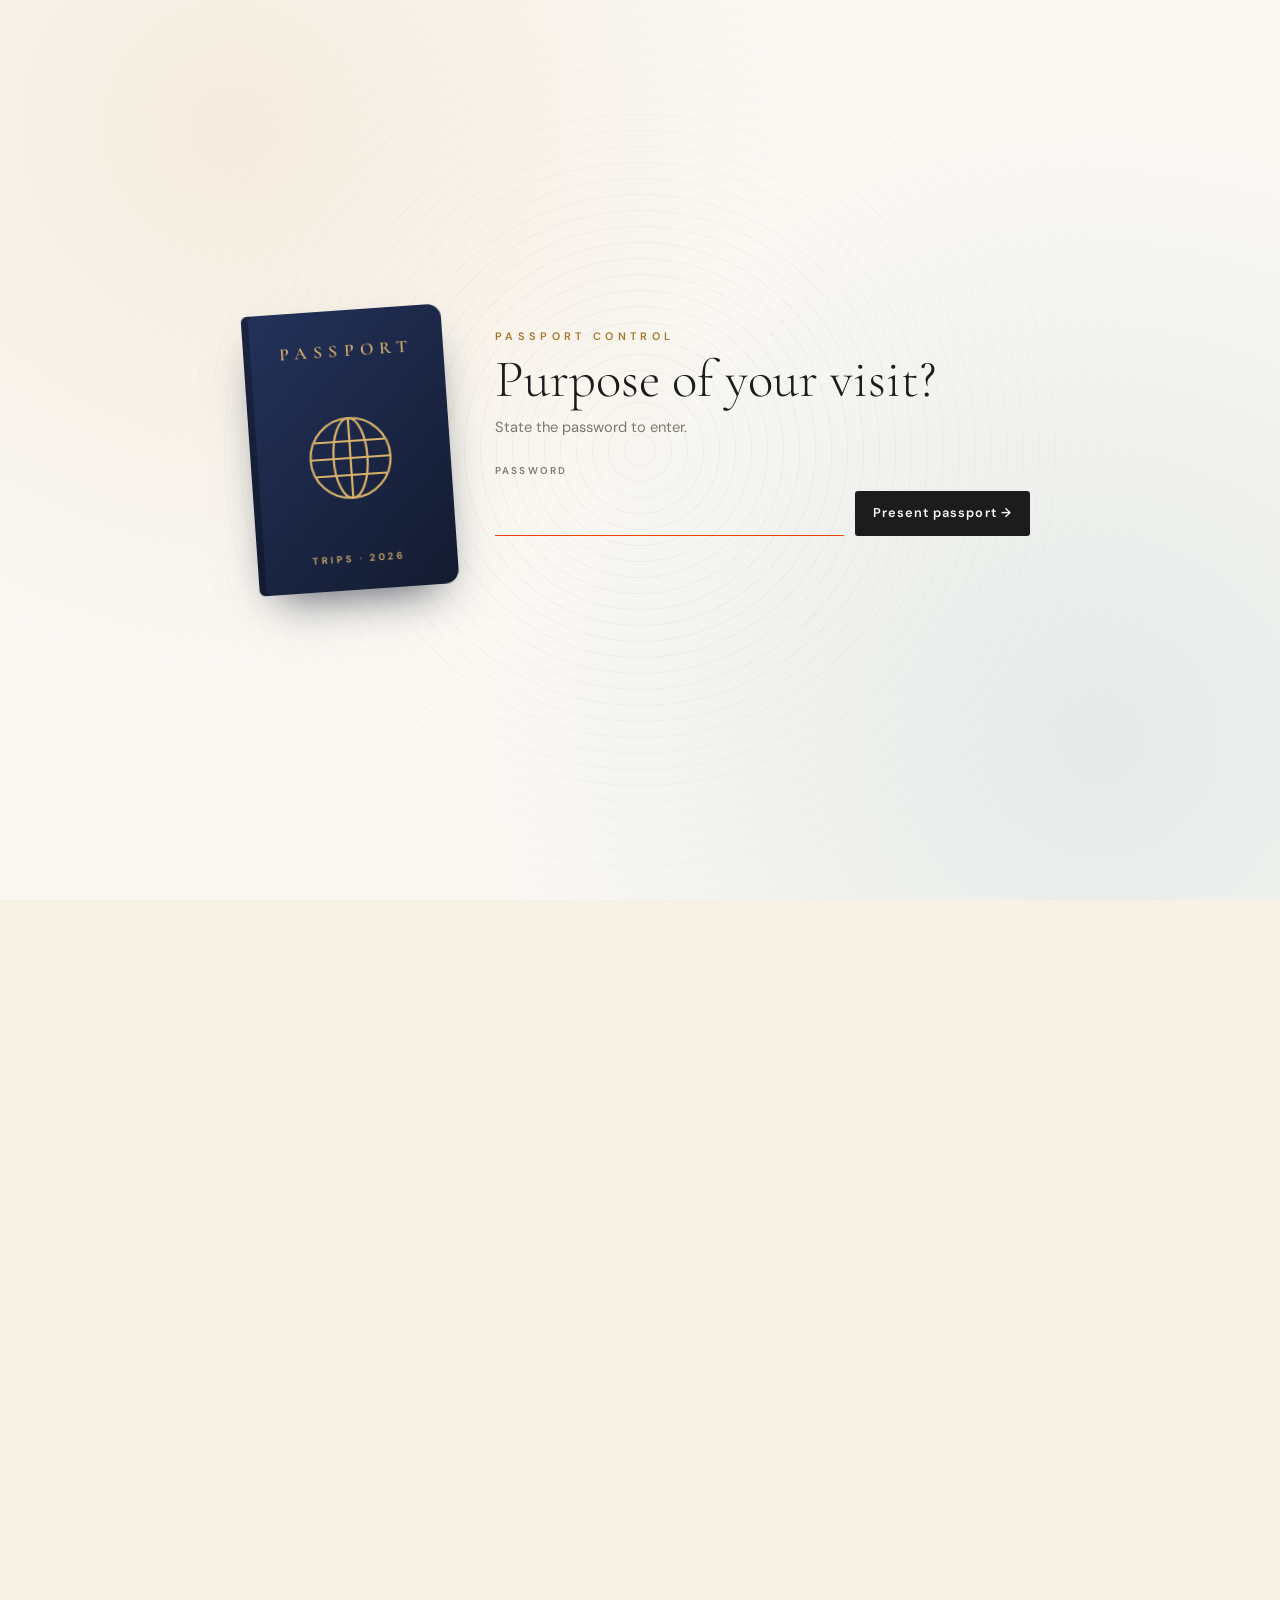
<file: costa-rica.html>
<!DOCTYPE html>
<html lang="en">
<head>
<meta charset="UTF-8">
<meta name="viewport" content="width=device-width, initial-scale=1.0">
<script src="assets/gate.js"></script>
<title>Costa Rica — November 6–13, 2026</title>
<link rel="icon" href="data:image/svg+xml,<svg xmlns=%22http://www.w3.org/2000/svg%22 viewBox=%220 0 100 100%22><text y=%22.9em%22 font-size=%2290%22>🌴</text></svg>">
<link rel="preconnect" href="https://fonts.googleapis.com">
<link href="https://fonts.googleapis.com/css2?family=Fraunces:ital,opsz,wght@0,9..144,400;0,9..144,600;1,9..144,400;1,9..144,600&family=Nunito+Sans:ital,wght@0,400;0,600;0,700;0,800;1,400&display=swap" rel="stylesheet">
<link rel="stylesheet" href="assets/trip.css">
<style>
/* ═══ COSTA RICA LOOK: sand, jungle, Pacific sunsets, painted ox-cart wheels ═══ */
:root {
    --font-body: 'Nunito Sans', sans-serif;
    --font-display: 'Fraunces', serif;
    --ink: #1E2A22;
    --paper: #F7F2E6;
    --panel-bg: #EFE7D3;
    --accent: #C9471F;
    --accent2: #0F7773;
    --gold: #946616;
    --green: #2F6B45;
    --tint: #DDEFD8;
    --tint-mid: #7DB582;
    --stone: #746E60;
    --mist: #D8CDB2;
    --slate: #4C4F45;
    --hero-pattern: none;
    --hero-pattern-size: auto;
    --wave-line: url("data:image/svg+xml,%3Csvg xmlns='http://www.w3.org/2000/svg' width='40' height='10'%3E%3Cpath d='M0 5 Q10 0 20 5 T40 5' fill='none' stroke='%23946616' stroke-width='1.2'/%3E%3C/svg%3E");
    --wave-edge: url("data:image/svg+xml,%3Csvg xmlns='http://www.w3.org/2000/svg' width='40' height='10'%3E%3Cpath d='M0 6 Q10 0 20 6 T40 6 V10 H0Z' fill='%23EFE7D3'/%3E%3C/svg%3E");
    --carreta: url("data:image/svg+xml,%3Csvg%20xmlns=%22http://www.w3.org/2000/svg%22%20viewBox=%220%200%20100%20100%22%3E%3Ccircle%20cx=%2250%22%20cy=%2250%22%20r=%2249.5%22%20fill=%22%231E2A22%22/%3E%3Ccircle%20cx=%2250%22%20cy=%2250%22%20r=%2246%22%20fill=%22%23C9471F%22/%3E%3Ccircle%20cx=%2297.6%22%20cy=%2250%22%20r=%221.15%22%20fill=%22%23E8B83A%22/%3E%3Ccircle%20cx=%2296%22%20cy=%2262.3%22%20r=%221.15%22%20fill=%22%23E8B83A%22/%3E%3Ccircle%20cx=%2291.2%22%20cy=%2273.8%22%20r=%221.15%22%20fill=%22%23E8B83A%22/%3E%3Ccircle%20cx=%2283.7%22%20cy=%2283.7%22%20r=%221.15%22%20fill=%22%23E8B83A%22/%3E%3Ccircle%20cx=%2273.8%22%20cy=%2291.2%22%20r=%221.15%22%20fill=%22%23E8B83A%22/%3E%3Ccircle%20cx=%2262.3%22%20cy=%2296%22%20r=%221.15%22%20fill=%22%23E8B83A%22/%3E%3Ccircle%20cx=%2250%22%20cy=%2297.6%22%20r=%221.15%22%20fill=%22%23E8B83A%22/%3E%3Ccircle%20cx=%2237.7%22%20cy=%2296%22%20r=%221.15%22%20fill=%22%23E8B83A%22/%3E%3Ccircle%20cx=%2226.2%22%20cy=%2291.2%22%20r=%221.15%22%20fill=%22%23E8B83A%22/%3E%3Ccircle%20cx=%2216.3%22%20cy=%2283.7%22%20r=%221.15%22%20fill=%22%23E8B83A%22/%3E%3Ccircle%20cx=%228.8%22%20cy=%2273.8%22%20r=%221.15%22%20fill=%22%23E8B83A%22/%3E%3Ccircle%20cx=%224%22%20cy=%2262.3%22%20r=%221.15%22%20fill=%22%23E8B83A%22/%3E%3Ccircle%20cx=%222.4%22%20cy=%2250%22%20r=%221.15%22%20fill=%22%23E8B83A%22/%3E%3Ccircle%20cx=%224%22%20cy=%2237.7%22%20r=%221.15%22%20fill=%22%23E8B83A%22/%3E%3Ccircle%20cx=%228.8%22%20cy=%2226.2%22%20r=%221.15%22%20fill=%22%23E8B83A%22/%3E%3Ccircle%20cx=%2216.3%22%20cy=%2216.3%22%20r=%221.15%22%20fill=%22%23E8B83A%22/%3E%3Ccircle%20cx=%2226.2%22%20cy=%228.8%22%20r=%221.15%22%20fill=%22%23E8B83A%22/%3E%3Ccircle%20cx=%2237.7%22%20cy=%224%22%20r=%221.15%22%20fill=%22%23E8B83A%22/%3E%3Ccircle%20cx=%2250%22%20cy=%222.4%22%20r=%221.15%22%20fill=%22%23E8B83A%22/%3E%3Ccircle%20cx=%2262.3%22%20cy=%224%22%20r=%221.15%22%20fill=%22%23E8B83A%22/%3E%3Ccircle%20cx=%2273.8%22%20cy=%228.8%22%20r=%221.15%22%20fill=%22%23E8B83A%22/%3E%3Ccircle%20cx=%2283.7%22%20cy=%2216.3%22%20r=%221.15%22%20fill=%22%23E8B83A%22/%3E%3Ccircle%20cx=%2291.2%22%20cy=%2226.2%22%20r=%221.15%22%20fill=%22%23E8B83A%22/%3E%3Ccircle%20cx=%2296%22%20cy=%2237.7%22%20r=%221.15%22%20fill=%22%23E8B83A%22/%3E%3Cpath%20d=%22M50%2019%20L42.8%2014.7%20L50%206%20L57.2%2014.7Z%22%20fill=%22%23E8B83A%22/%3E%3Cpath%20d=%22M61.9%2021.4%20L56.9%2014.7%20L66.8%209.3%20L70.1%2020.1Z%22%20fill=%22%230F7773%22/%3E%3Cpath%20d=%22M71.9%2028.1%20L69.9%2020%20L81.1%2018.9%20L80%2030.1Z%22%20fill=%22%23F2E3C6%22/%3E%3Cpath%20d=%22M78.6%2038.1%20L79.9%2029.9%20L90.7%2033.2%20L85.3%2043.1Z%22%20fill=%22%232F6B45%22/%3E%3Cpath%20d=%22M81%2050%20L85.3%2042.8%20L94%2050%20L85.3%2057.2Z%22%20fill=%22%23E8B83A%22/%3E%3Cpath%20d=%22M78.6%2061.9%20L85.3%2056.9%20L90.7%2066.8%20L79.9%2070.1Z%22%20fill=%22%230F7773%22/%3E%3Cpath%20d=%22M71.9%2071.9%20L80%2069.9%20L81.1%2081.1%20L69.9%2080Z%22%20fill=%22%23F2E3C6%22/%3E%3Cpath%20d=%22M61.9%2078.6%20L70.1%2079.9%20L66.8%2090.7%20L56.9%2085.3Z%22%20fill=%22%232F6B45%22/%3E%3Cpath%20d=%22M50%2081%20L57.2%2085.3%20L50%2094%20L42.8%2085.3Z%22%20fill=%22%23E8B83A%22/%3E%3Cpath%20d=%22M38.1%2078.6%20L43.1%2085.3%20L33.2%2090.7%20L29.9%2079.9Z%22%20fill=%22%230F7773%22/%3E%3Cpath%20d=%22M28.1%2071.9%20L30.1%2080%20L18.9%2081.1%20L20%2069.9Z%22%20fill=%22%23F2E3C6%22/%3E%3Cpath%20d=%22M21.4%2061.9%20L20.1%2070.1%20L9.3%2066.8%20L14.7%2056.9Z%22%20fill=%22%232F6B45%22/%3E%3Cpath%20d=%22M19%2050%20L14.7%2057.2%20L6%2050%20L14.7%2042.8Z%22%20fill=%22%23E8B83A%22/%3E%3Cpath%20d=%22M21.4%2038.1%20L14.7%2043.1%20L9.3%2033.2%20L20.1%2029.9Z%22%20fill=%22%230F7773%22/%3E%3Cpath%20d=%22M28.1%2028.1%20L20%2030.1%20L18.9%2018.9%20L30.1%2020Z%22%20fill=%22%23F2E3C6%22/%3E%3Cpath%20d=%22M38.1%2021.4%20L29.9%2020.1%20L33.2%209.3%20L43.1%2014.7Z%22%20fill=%22%232F6B45%22/%3E%3Ccircle%20cx=%2257.6%22%20cy=%2211.7%22%20r=%222%22%20fill=%22%23F2E3C6%22/%3E%3Ccircle%20cx=%2271.7%22%20cy=%2217.6%22%20r=%222%22%20fill=%22%23F2E3C6%22/%3E%3Ccircle%20cx=%2282.4%22%20cy=%2228.3%22%20r=%222%22%20fill=%22%23F2E3C6%22/%3E%3Ccircle%20cx=%2288.3%22%20cy=%2242.4%22%20r=%222%22%20fill=%22%23F2E3C6%22/%3E%3Ccircle%20cx=%2288.3%22%20cy=%2257.6%22%20r=%222%22%20fill=%22%23F2E3C6%22/%3E%3Ccircle%20cx=%2282.4%22%20cy=%2271.7%22%20r=%222%22%20fill=%22%23F2E3C6%22/%3E%3Ccircle%20cx=%2271.7%22%20cy=%2282.4%22%20r=%222%22%20fill=%22%23F2E3C6%22/%3E%3Ccircle%20cx=%2257.6%22%20cy=%2288.3%22%20r=%222%22%20fill=%22%23F2E3C6%22/%3E%3Ccircle%20cx=%2242.4%22%20cy=%2288.3%22%20r=%222%22%20fill=%22%23F2E3C6%22/%3E%3Ccircle%20cx=%2228.3%22%20cy=%2282.4%22%20r=%222%22%20fill=%22%23F2E3C6%22/%3E%3Ccircle%20cx=%2217.6%22%20cy=%2271.7%22%20r=%222%22%20fill=%22%23F2E3C6%22/%3E%3Ccircle%20cx=%2211.7%22%20cy=%2257.6%22%20r=%222%22%20fill=%22%23F2E3C6%22/%3E%3Ccircle%20cx=%2211.7%22%20cy=%2242.4%22%20r=%222%22%20fill=%22%23F2E3C6%22/%3E%3Ccircle%20cx=%2217.6%22%20cy=%2228.3%22%20r=%222%22%20fill=%22%23F2E3C6%22/%3E%3Ccircle%20cx=%2228.3%22%20cy=%2217.6%22%20r=%222%22%20fill=%22%23F2E3C6%22/%3E%3Ccircle%20cx=%2242.4%22%20cy=%2211.7%22%20r=%222%22%20fill=%22%23F2E3C6%22/%3E%3Ccircle%20cx=%2250%22%20cy=%2250%22%20r=%2232.5%22%20fill=%22%231E2A22%22/%3E%3Ccircle%20cx=%2250%22%20cy=%2250%22%20r=%2231%22%20fill=%22%23E8B83A%22/%3E%3Ccircle%20cx=%2250%22%20cy=%2250%22%20r=%2229.6%22%20fill=%22%23F7F2E6%22/%3E%3C/svg%3E");   /* painted ox-cart wheel rosette */
}
.hero { background: linear-gradient(#FBF5E9 0%, #FAEAD5 40%, #F7D8BA 75%, #F1C29E 100%); }
.particle { border-radius: 0 80% 0 80%; background: #6FA572; }
.particle:nth-child(3n) { background: #E07B3C; }
.particle:nth-child(4n) { background: #E8B83A; }
.trips-link { color: var(--green); font-weight: 700; }
.hero-kicker {
    font-family: var(--font-display);
    font-style: italic;
    font-weight: 600;
    font-size: 1.05rem;
    letter-spacing: 0.12em;
    color: var(--accent2);
}
.hero-title {
    font-weight: 400;
    font-size: clamp(3.6rem, 13vw, 7.5rem);
    letter-spacing: -0.01em;
    line-height: 0.95;
}
.hero-title em { font-style: italic; color: var(--accent); }
.hero-date { font-weight: 800; letter-spacing: 0.22em; color: var(--green); }
.hero-rule {
    width: 120px;
    height: 10px;
    background: url("data:image/svg+xml,%3Csvg xmlns='http://www.w3.org/2000/svg' width='40' height='10'%3E%3Cpath d='M0 5 Q10 0 20 5 T40 5' fill='none' stroke='%230F7773' stroke-width='1.6'/%3E%3C/svg%3E") repeat-x;
}
.hero-desc { font-size: 0.95rem; }
.hero-scroll { color: var(--green); font-weight: 700; }

.facts { border: none; position: relative; background: var(--panel-bg); }
.facts::before {
    content: '';
    position: absolute;
    top: -9px; left: 0; right: 0;
    height: 10px;
    background: var(--wave-edge) repeat-x;
    background-size: 40px 10px;
}
.fact-label {
    font-family: var(--font-display);
    font-style: italic;
    font-weight: 600;
    font-size: 0.85rem;
    letter-spacing: 0.01em;
    color: var(--green);
    min-width: 56px;
    padding-top: 0;
}
.main-nav { border-bottom: none; box-shadow: 0 1px 0 var(--mist); }
.tab { border-radius: 12px 12px 0 0; border-bottom-width: 3px; }
.tab-num { font-family: var(--font-display); font-weight: 600; font-size: 0.95rem; }
.tab-label { font-family: var(--font-display); font-style: italic; font-size: 0.7rem; letter-spacing: 0; }
.tab-text { font-weight: 700; }
.tab.active { background: rgba(201,71,31,0.08); }

.panel-header { align-items: center; }
.panel-num {
    width: 74px;
    height: 74px;
    flex-shrink: 0;
    display: flex;
    align-items: center;
    justify-content: center;
    border-radius: 50%;
    font-style: italic;
    font-weight: 600;
    font-size: 1.6rem;
    color: var(--ink);
    background: var(--carreta) center / contain no-repeat;
    filter: drop-shadow(0 4px 6px rgba(30,42,34,0.18));
}
.panel-num.span { font-size: 0.9rem; letter-spacing: -0.03em; }
.panel-meta { padding-top: 0; }
.panel-title { font-family: var(--font-display); font-weight: 600; font-size: 1.55rem; letter-spacing: 0; line-height: 1.15; }
.panel-date { font-size: 0.72rem; font-weight: 800; letter-spacing: 0.12em; text-transform: uppercase; color: var(--green); margin-top: 0.25rem; }
.panel-mark { font-size: 2.4rem; color: var(--accent2); opacity: 0.35; }
.panel-narrative { font-family: var(--font-display); font-size: 0.98rem; color: var(--stone); }
.panel-divider { height: 10px; background: var(--wave-line) repeat-x; background-size: 40px 10px; opacity: 0.55; }

.stop { border-bottom: 1px dotted var(--mist); }
.stop:hover { background: #F0E8D6; border-radius: 12px; }
.stop-time { font-family: var(--font-display); font-style: italic; font-weight: 600; font-size: 0.85rem; color: var(--accent2); min-width: 72px; }
.stop-name { font-weight: 800; font-size: 0.88rem; }
.stop-notes { font-size: 0.8rem; }
.tag {
    font-size: 0.58rem;
    font-weight: 800;
    letter-spacing: 0.06em;
    padding: 1px 8px;
    border-radius: 999px;
    background: color-mix(in srgb, var(--tag-color) 13%, transparent);
}
.t-flight { --tag-color: #0F7773; }
.t-drive  { --tag-color: #2F5F8A; }
.t-stay   { --tag-color: #946616; }
.t-hike   { --tag-color: #2F6B45; }
.t-water  { --tag-color: #16808E; }
.t-beach  { --tag-color: #B8691A; }
.t-surf   { --tag-color: #1F6FB2; }
.t-relax  { --tag-color: #8B5FB0; }
.t-eat    { --tag-color: #5A7C4F; }
.t-opt    { --tag-color: #746E60; }
.t-alert  { --tag-color: #C9471F; }
.stop-alert { border-left: none; border-radius: 0 14px 0 14px; padding: 0.5rem 0.8rem; background: rgba(201,71,31,0.09); }
.fun-fact {
    border-left: none;
    border-radius: 0 16px 0 16px;
    background: linear-gradient(135deg, rgba(221,239,216,0.8), rgba(125,181,130,0.18));
    padding: 0.55rem 0.8rem;
}

.ref-title { font-weight: 600; font-size: 2rem; }
.ref-rule { height: 10px; background: var(--wave-line) repeat-x; background-size: 40px 10px; opacity: 0.55; }
.sub-title { font-family: var(--font-display); font-style: italic; font-weight: 600; font-size: 1rem; letter-spacing: 0; color: var(--green); }
.checklist input[type="checkbox"] { accent-color: var(--green); }
.checklist .nm { font-weight: 700; }
.tip { border-left: 3px solid var(--tint-mid); border-radius: 0 10px 10px 0; background: rgba(221,239,216,0.35); padding: 0.4rem 0.8rem; }
.phrase .ph { font-family: var(--font-display); font-weight: 600; font-size: 0.95rem; }
.phrase .say { font-family: var(--font-display); }
.footer { border-top: none; position: relative; background: var(--panel-bg); margin-top: 1rem; }
.footer::before {
    content: '';
    position: absolute;
    top: -9px; left: 0; right: 0;
    height: 10px;
    background: var(--wave-edge) repeat-x;
    background-size: 40px 10px;
}
.footer-mark { font-weight: 600; font-size: 1.6rem; color: var(--accent); opacity: 0.9; }
.footer-mark::before {
    content: ''; display: block; width: 48px; height: 48px; margin: 0 auto 0.55rem;
    background: radial-gradient(circle, #C9471F 0 13%, #E8B83A 13.5% 17%, #1E2A22 17.5% 20%, transparent 20.5%), var(--carreta) center / contain no-repeat;
}
.footer-trips a { color: var(--green); font-weight: 700; }

/* facts as luggage tags */
.facts { padding: 1.6rem 1.5rem 1.5rem; }
.facts-inner { gap: 1rem; }
.fact {
    position: relative;
    flex-direction: column;
    gap: 0.25rem;
    background: var(--paper);
    border: 1px solid var(--mist);
    border-radius: 0 20px 0 20px;
    padding: 0.85rem 1rem 0.85rem 2.1rem;
    box-shadow: 0 8px 18px -14px rgba(30,42,34,0.6);
}
.fact::before {
    content: '';
    position: absolute;
    left: 0.8rem; top: 1.1rem;
    width: 9px; height: 9px;
    border-radius: 50%;
    background: var(--panel-bg);
    border: 1.5px solid var(--gold);
}

/* day at a glance: trail signs + a leafy route */
.glance { gap: 0.6rem; }
.glance-item { background: rgba(221,239,216,0.55); border-radius: 0 14px 0 14px; padding: 0.4rem 0.95rem 0.45rem; }
.glance-label { font-family: var(--font-display); font-style: italic; font-weight: 600; font-size: 0.78rem; letter-spacing: 0; text-transform: none; color: var(--green); }
.glance-value { font-weight: 800; font-size: 0.9rem; }
.route { font-family: var(--font-display); font-style: italic; font-size: 0.9rem; color: var(--ink); }
.route li::after { width: 11px; height: 11px; border-radius: 0 70% 0 70%; background: var(--green); }
.route li:last-child::after { background: var(--accent); }
.route li + li::before { border-top: 2px dotted var(--gold); }

/* one way to slot the open beach days */
.slots { display: grid; grid-template-columns: repeat(auto-fit, minmax(170px, 1fr)); gap: 0.7rem; margin-top: 0.6rem; }
.slot { background: var(--panel-bg); border-radius: 0 16px 0 16px; padding: 0.7rem 0.9rem; }
.slot-day { font-family: var(--font-display); font-style: italic; font-weight: 600; color: var(--accent2); font-size: 0.95rem; }
.slot-what { font-size: 0.78rem; color: var(--slate); line-height: 1.5; margin-top: 0.15rem; }
.slot-what b { color: var(--ink); }
.slots-note { font-size: 0.72rem; color: var(--stone); margin-top: 0.5rem; font-style: italic; }

/* whole-trip route */
.journey { width: 100%; max-width: 760px; height: auto; display: block; margin: 0.2rem 0 1.2rem; }
.journey text { font-family: var(--font-body); }
.journey .place { font-family: var(--font-display); font-weight: 600; }

/* countdown, in a leaf */
.hero-count {
    font-family: var(--font-display);
    font-style: italic;
    font-size: 0.95rem;
    font-weight: 600;
    letter-spacing: 0.02em;
    color: var(--paper);
    background: var(--green);
    border-radius: 0 16px 0 16px;
    padding: 0.3rem 1.1rem;
}

/* the poster breathes: foam rolls in, swells drift, birds glide, palms sway, steam curls, the sun glows */
.foam { stroke-dasharray: 26 14; animation: foam 6s linear infinite; }
.foam-2 { stroke-dasharray: 14 18; animation-duration: 9s; }
.swell { stroke-dasharray: 60 40; animation: foam 14s linear infinite; }
@keyframes foam { to { stroke-dashoffset: -200; } }
.birds { animation: glide 22s ease-in-out infinite alternate; }
@keyframes glide { from { transform: translate(0, 0); } 50% { transform: translate(-40px, -10px); } to { transform: translate(-70px, 4px); } }
.fronds { transform-box: view-box; animation: sway 6s ease-in-out infinite alternate; }
.fronds-b { animation-duration: 7.2s; animation-delay: -3s; }
.fronds-c { animation-duration: 8s; animation-delay: -1.5s; }
@keyframes sway { from { transform: rotate(-2.5deg); } to { transform: rotate(2.5deg); } }
.clouds { animation: drift-cloud 50s ease-in-out infinite alternate; }
@keyframes drift-cloud { to { transform: translateX(-60px); } }
.steam { animation: steam 7s ease-in-out infinite alternate; }
@keyframes steam { from { transform: translate(0, 0); opacity: 1; } to { transform: translate(10px, -6px); opacity: 0.65; } }
.sun-glow { transform-box: fill-box; transform-origin: center; animation: glow 6s ease-in-out infinite alternate; }
@keyframes glow { from { opacity: 0.75; transform: scale(0.94); } to { opacity: 1; transform: scale(1.06); } }

/* eat + drink grid */
.eats .slot-day { color: var(--accent); }
.eats .slot-what b { font-weight: 700; color: var(--green); font-size: 0.72rem; }
.stop-alert a { color: var(--accent2); font-weight: 700; }
@media (prefers-reduced-motion: reduce) {
    .foam, .swell, .birds, .fronds, .sun-glow, .clouds, .steam { animation: none; }
}
@media (max-width: 640px) {
    .panel-header { flex-wrap: nowrap; }
    .panel-mark { display: none; }
    .panel-num { width: 60px; height: 60px; font-size: 1.4rem; }
    .panel-num.span { font-size: 0.8rem; }
    .hero-art { transform: translateX(-33.5%); }   /* phones: frame the big palm + volcano */
}
</style>
</head>
<body data-store="cr26_" data-start="2026-11-06" data-end="2026-11-13">

<!-- ═══ HERO ═══ -->
<section class="hero">
    <div class="hero-bg">
        <svg class="hero-art" viewBox="0 0 1400 420" preserveAspectRatio="xMidYMax meet" aria-hidden="true">
        <defs>
            <linearGradient id="crSea" x1="0" y1="0" x2="0" y2="1"><stop offset="0%" stop-color="#4FA7A2"/><stop offset="45%" stop-color="#1F8584"/><stop offset="100%" stop-color="#0D5E61"/></linearGradient>
            <linearGradient id="crRange" x1="0" y1="0" x2="0" y2="1"><stop offset="0%" stop-color="#C7A9B4"/><stop offset="100%" stop-color="#D9BDB4"/></linearGradient>
            <linearGradient id="crVolLit" x1="0" y1="0" x2="0" y2="1"><stop offset="0%" stop-color="#8FA486"/><stop offset="100%" stop-color="#5F7E63"/></linearGradient>
            <linearGradient id="crVolShade" x1="0" y1="0" x2="0" y2="1"><stop offset="0%" stop-color="#5A7462"/><stop offset="100%" stop-color="#3B5A47"/></linearGradient>
            <linearGradient id="crSand" x1="0" y1="0" x2="0" y2="1"><stop offset="0%" stop-color="#EFD3A6"/><stop offset="100%" stop-color="#E2BC88"/></linearGradient>
            <radialGradient id="crSunGlow"><stop offset="0%" stop-color="#F6A55C" stop-opacity="0.75"/><stop offset="60%" stop-color="#F6A55C" stop-opacity="0.18"/><stop offset="100%" stop-color="#F6A55C" stop-opacity="0"/></radialGradient>
            <linearGradient id="crSun" x1="0" y1="0" x2="0" y2="1"><stop offset="0%" stop-color="#F7B05E"/><stop offset="100%" stop-color="#E5673A"/></linearGradient>
            <clipPath id="crAboveHorizon"><rect width="1400" height="322"/></clipPath>
            <filter id="crSoft"><feGaussianBlur stdDeviation="2.2"/></filter>
            <filter id="crCloud" x="-10%" y="-200%" width="120%" height="500%"><feGaussianBlur stdDeviation="3 1.6"/></filter>
            <linearGradient id="crGrainFade" x1="0" y1="0" x2="0" y2="1"><stop offset="0.55" stop-color="#fff" stop-opacity="0"/><stop offset="0.8" stop-color="#fff" stop-opacity="1"/></linearGradient>
            <mask id="crGrainMask"><rect width="1400" height="420" fill="url(#crGrainFade)"/></mask>
            <filter id="crGrain" x="0" y="0" width="100%" height="100%">
                <feTurbulence type="fractalNoise" baseFrequency="0.9" numOctaves="2" seed="11" result="n"/>
                <feColorMatrix in="n" type="matrix" values="0 0 0 0 0.35  0 0 0 0 0.25  0 0 0 0 0.15  0 0 0 0.55 0"/>
            </filter>
        </defs>
        <circle class="sun-glow" cx="1075" cy="318" r="210" fill="url(#crSunGlow)"/>
        <g clip-path="url(#crAboveHorizon)"><circle cx="1075" cy="318" r="66" fill="url(#crSun)"/>
        <rect x="1009" y="286" width="132" height="2.2" fill="#F7DCC0"/>
        <rect x="1009" y="296" width="132" height="3" fill="#F7DCC0"/>
        <rect x="1009" y="305" width="132" height="4" fill="#F7DCC0"/>
        <rect x="1009" y="313" width="132" height="5" fill="#F7DCC0"/>
        </g>
        <g class="clouds" fill="#FFF8EF" opacity="0.6" filter="url(#crCloud)">
        <ellipse cx="210" cy="120" rx="125.0" ry="5"/>
        <ellipse cx="330" cy="134" rx="75.0" ry="4"/>
        <ellipse cx="930" cy="158" rx="140.0" ry="5"/>
        <ellipse cx="1180" cy="106" rx="100.0" ry="4.5"/>
        <ellipse cx="1250" cy="120" rx="60.0" ry="3.5"/>
        <ellipse cx="620" cy="94" rx="70.0" ry="3.5"/>
        </g>
        <rect x="0" y="322" width="1400" height="98" fill="url(#crSea)"/>
        <rect x="0" y="321" width="1400" height="1.6" fill="#F7DCC0" opacity="0.7"/>
        <rect x="1017.2" y="328" width="107.2" height="2" rx="1" fill="#F7C08A" opacity="0.8"/>
        <rect x="1018.2" y="335.5" width="103.4" height="2" rx="1" fill="#F7C08A" opacity="0.7"/>
        <rect x="1027.1" y="343" width="92.6" height="2" rx="1" fill="#F7C08A" opacity="0.6"/>
        <rect x="1037.1" y="350.5" width="75.9" height="2" rx="1" fill="#F7C08A" opacity="0.6"/>
        <rect x="1040.9" y="358" width="66.6" height="2" rx="1" fill="#F7C08A" opacity="0.5"/>
        <rect x="1041" y="365.5" width="58.1" height="2" rx="1" fill="#F7C08A" opacity="0.5"/>
        <rect x="1051.5" y="373" width="54.8" height="2" rx="1" fill="#F7C08A" opacity="0.4"/>
        <rect x="1051.2" y="380.5" width="41" height="2" rx="1" fill="#F7C08A" opacity="0.3"/>
        <rect x="1060.4" y="388" width="40" height="2" rx="1" fill="#F7C08A" opacity="0.3"/>
        <path class="swell" d="M560 336 L1400 336" stroke="#E9F5F2" stroke-width="1.1" opacity="0.3"/>
        <path class="swell" d="M590 350 L1400 350" stroke="#E9F5F2" stroke-width="1.1" opacity="0.3"/>
        <path class="swell" d="M620 364 L1400 364" stroke="#E9F5F2" stroke-width="1.1" opacity="0.3"/>
        <path class="swell" d="M650 378 L1400 378" stroke="#E9F5F2" stroke-width="1.1" opacity="0.2"/>
        <path class="swell" d="M680 392 L1400 392" stroke="#E9F5F2" stroke-width="1.1" opacity="0.2"/>
        <path d="M0 284 Q0 284 45.0 273.0 Q90 262 140.0 271.0 Q190 280 245.0 263.0 Q300 246 355.0 259.0 Q410 272 465.0 265.0 Q520 258 580.0 271.0 Q640 284 700.0 292.0 Q760 300 815.0 311.0 L870 322 L0 352Z" fill="url(#crRange)"/>
        <path d="M230 346 C 330 304, 400 236, 448 160 L 456 153 Q 469 160 482 152 L 490 158 C 540 234, 620 302, 740 346 Z" fill="url(#crVolLit)"/><path d="M469 157 C 476 222, 498 292, 522 346 L 740 346 C 620 302, 540 234, 490 158 Z" fill="url(#crVolShade)"/>
        <g fill="none" stroke-linecap="round"><path d="M446 172 C 428 218, 404 262, 372 304" stroke="#F4EEDD" stroke-opacity="0.22" stroke-width="2"/><path d="M461 168 C 452 226, 438 278, 424 330" stroke="#F4EEDD" stroke-opacity="0.16" stroke-width="2"/><path d="M496 172 C 518 226, 548 274, 590 316" stroke="#1E2A22" stroke-opacity="0.14" stroke-width="2.2"/><path d="M484 168 C 494 228, 508 284, 530 336" stroke="#1E2A22" stroke-opacity="0.1" stroke-width="2"/></g>
        <g class="steam" fill="#FFF8EE" filter="url(#crSoft)">
        <ellipse cx="469" cy="138" rx="11.2" ry="8" opacity="0.7"/>
        <ellipse cx="479" cy="124" rx="15.399999999999999" ry="11" opacity="0.6"/>
        <ellipse cx="495" cy="110" rx="18.2" ry="13" opacity="0.5"/>
        <ellipse cx="517" cy="98" rx="21.0" ry="15" opacity="0.38"/>
        <ellipse cx="543" cy="90" rx="22.4" ry="16" opacity="0.26"/>
        </g>
        <path d="M0 420 L0 338 Q9.5 320.4 18.9 339.6 Q25.2 324.3 31.5 340.7 Q38.3 330.4 45.2 341.8 Q56.1 328.9 67 343.6 Q76.8 329.6 86.7 345.1 Q93.1 336 99.4 346 Q109.5 333.5 119.6 347.3 Q129.1 334.8 138.6 348.4 Q149.4 334.6 160.2 349.5 Q169.6 331.8 179 350.2 Q189.4 333.4 199.8 350.9 Q206.5 334.9 213.2 351.2 Q220.1 340.4 227 351.4 Q237 334.4 247.1 351.5 Q258.3 336.6 269.6 351.4 Q279.1 336.4 288.7 351.1 Q299.7 333.2 310.8 350.6 Q320.8 336.9 330.7 350 Q340.6 328.6 350.5 349.2 Q358.2 333.4 365.9 348.5 Q372.1 336.3 378.2 347.9 Q384.9 333.7 391.6 347.2 Q398.4 334.6 405.2 346.5 Q416.4 334.1 427.6 345.2 Q436.9 324.5 446.2 344.2 Q457.4 330.7 468.6 342.9 Q476.7 321.2 484.9 342.1 Q491.8 331.3 498.7 341.3 Q506.1 325.5 513.5 340.6 Q521.1 329.6 528.6 339.9 Q536.9 320.7 545.1 339.3 Q555.2 323.1 565.4 338.6 Q575.4 323.5 585.5 338.1 Q596.2 318.2 606.8 337.7 Q615.2 327 623.5 337.6 Q633.3 329.6 643.2 337.6 Q650.4 326.8 657.7 337.8 Q664 329.6 670.3 338 Q676.9 328.3 683.5 338.3 Q694.8 325.8 706 339.1 Q713.5 326.7 721 339.7 Q727.8 318.8 734.5 340.3 Q743.3 329.3 752.1 341.3 Q758.7 329.8 765.3 342.2 Q776.3 333.8 787.3 345 Q799 333.2 810.7 350.3 Q819.9 338.9 829.2 356 Q841.1 337.4 852.9 365.4 Q860.5 354.5 868.1 372.6 Q878.7 355.6 889.3 384.1 Q897.3 369.1 905.3 393.9 Q917.2 374.5 929.1 410.3 Q934.6 396.3 940 418.5 L940 420Z" fill="#6F9567"/>
        <g fill="#628A5C"><path d="M137 342.5 L138 312.5 L142 312.5 L143 342.5Z"/><ellipse cx="112.7" cy="315.2" rx="10.8" ry="9.1"/><ellipse cx="119.9" cy="313.4" rx="14.1" ry="12.8"/><ellipse cx="130.4" cy="305.5" rx="15.6" ry="12.8"/><ellipse cx="138.9" cy="308.7" rx="11.8" ry="9.8"/><ellipse cx="146.8" cy="308" rx="15.2" ry="12.4"/><ellipse cx="158.1" cy="310.3" rx="14.7" ry="9.3"/><ellipse cx="168.7" cy="310.7" rx="14.6" ry="12"/></g>
        <g fill="#628A5C"><path d="M607 331.7 L608 305.7 L612 305.7 L613 331.7Z"/><ellipse cx="585" cy="309.8" rx="13.6" ry="10.3"/><ellipse cx="595.8" cy="300.9" rx="11.6" ry="10.6"/><ellipse cx="605.3" cy="300.4" rx="10.5" ry="9.5"/><ellipse cx="607.2" cy="296.5" rx="13.7" ry="9.6"/><ellipse cx="620.9" cy="298.4" rx="13" ry="10.4"/><ellipse cx="627" cy="307.7" rx="9.7" ry="12.9"/><ellipse cx="636.1" cy="307" rx="14.3" ry="10.7"/></g>
        <g fill="#628A5C"><path d="M787 339.5 L788 321.5 L792 321.5 L793 339.5Z"/><ellipse cx="774.1" cy="320.4" rx="8.4" ry="10"/><ellipse cx="775.8" cy="322.6" rx="10.3" ry="10"/><ellipse cx="783.1" cy="321" rx="11.9" ry="10.4"/><ellipse cx="789.7" cy="314.9" rx="11.9" ry="10.7"/><ellipse cx="799.6" cy="318" rx="10" ry="11.1"/><ellipse cx="798.7" cy="321" rx="8.2" ry="9"/><ellipse cx="811.3" cy="325.6" rx="9.7" ry="11.9"/></g>
        <path d="M0 420 L0 369.9 Q7.8 355.1 15.6 370.5 Q23.3 355.3 31.1 370.8 Q38.9 358.6 46.7 371 Q55.6 354.4 64.4 370.9 Q73.2 351.8 82 370.6 Q90.1 353.9 98.2 370.1 Q106.6 353.4 115.1 369.3 Q122.5 347.4 129.9 368.5 Q139.3 349.7 148.6 367.3 Q156.4 343.9 164.2 366.2 Q169.9 352.8 175.6 365.3 Q181 354 186.3 364.5 Q194.7 341.8 203 363.2 Q208.8 343.3 214.6 362.3 Q220.3 338.7 226 361.5 Q232.1 341.8 238.2 360.6 Q245.6 337.1 253.1 359.7 Q258.9 343.4 264.7 359 Q271.4 346.2 278.1 358.3 Q286.7 345.1 295.3 357.6 Q302.5 346.5 309.7 357.3 Q317.8 344.4 325.9 357 Q335.9 334.9 345.8 357.1 Q351.3 346.6 356.8 357.2 Q365.7 346 374.6 357.7 Q381.7 335.9 388.9 358.3 Q395.1 341.7 401.4 358.9 Q409.3 344.5 417.1 359.8 Q422.4 342.9 427.7 360.5 Q433.1 339.9 438.4 361.2 Q447.5 345.7 456.5 362.5 Q461.8 344 467.1 363.4 Q473.8 343.5 480.5 364.4 Q486.9 351.1 493.2 365.4 Q499.4 355.2 505.6 366.3 Q510.8 354.2 516.1 367.1 Q522.6 350.7 529.1 367.9 Q536.6 355.7 544.1 368.8 Q549.2 358.7 554.3 369.4 Q563 355.5 571.7 370.2 Q579 353.9 586.4 371.1 Q595.5 355.7 604.6 372.3 Q613.8 357.1 622.9 373.6 Q631.4 355 639.8 375 Q649 356.3 658.1 376.7 Q665.2 365.5 672.2 378.1 Q677.8 363.6 683.5 379.3 Q689.8 369.4 696 380.8 Q705.2 360.5 714.4 383.2 Q720.9 370.9 727.3 385 Q734.6 372.2 741.9 387.3 Q748.2 363.8 754.5 389.5 Q762.2 371.8 770 392.5 Q775 381.6 780 394.6 L780 420Z" fill="#2F5E3D"/>
        <path d="M0 420 L0 380 Q5.5 368.6 11.1 380.9 Q15.9 373.4 20.7 381.7 Q25.7 373.1 30.8 382.6 Q34.9 375 39.1 383.2 Q44 371 49 383.9 Q56 369.8 63 384.7 Q70.5 375.1 78 385.4 Q85.9 373.8 93.9 385.8 Q100.5 373.9 107 386 Q114.6 371.9 122.2 385.9 Q129.4 375.7 136.7 385.6 Q142.7 369.5 148.7 385.1 Q156 369.3 163.3 384.3 Q170 373.2 176.8 383.5 Q180.9 374.3 185 382.9 Q189.4 368.5 193.9 382.2 Q200.4 367.5 206.9 381.1 Q212.8 368.7 218.8 380.1 Q225.8 367.1 232.8 378.9 Q239.4 366.6 246.1 377.8 Q251.1 369.5 256.1 377 Q263 364.1 269.9 376.1 Q277.8 364.6 285.7 375.2 Q291.6 360.1 297.5 374.6 Q304 365.4 310.5 374.2 Q315.1 361.8 319.7 374.1 Q324.9 366.1 330.1 374 Q334.3 362.3 338.6 374 Q345.4 363.3 352.1 374.3 Q358.2 363.2 364.3 374.7 Q368.7 363.6 373.2 375.1 Q381.1 365.3 389 376 Q394.9 359.2 400.7 376.8 Q406.5 368.8 412.3 377.7 Q420.1 367 427.9 379 Q432.4 363.7 437 379.8 Q441.5 366.6 446.1 380.5 Q453.6 370.2 461.1 381.8 Q468.7 374.2 476.3 383 Q480.3 371.9 484.4 383.6 Q489.6 375.1 494.8 384.2 Q500 375 505.3 384.8 Q512.3 374.7 519.3 385.4 Q527 369.7 534.7 385.9 Q539.9 375.9 545 386 Q553 375.1 561 385.9 Q566.7 378.9 572.5 385.7 Q576.9 373.9 581.3 385.4 Q589 376.3 596.8 384.7 Q598.4 375.6 600 384.5 L600 420Z" fill="#244C32"/>
        <path d="M1236 360 L1236 338 Q1242.9 320.7 1249.7 336.6 Q1255.6 318.4 1261.5 335.4 Q1267.2 325.3 1272.8 334.3 Q1279 319.8 1285.2 333.1 Q1291.1 325.1 1297.1 331.9 Q1303.9 321.1 1310.6 330.5 Q1315.7 317.1 1320.7 329.5 Q1327.6 316.6 1334.6 328.1 Q1339.5 316.2 1344.4 327.2 Q1348.9 318.8 1353.4 326.3 Q1360.1 315.7 1366.8 324.9 Q1373.5 310 1380.2 323.6 Q1384.7 316 1389.1 322.7 Q1394.1 314.3 1399.1 321.7 Q1399.6 306.7 1400 321.6 L1400 360Z" fill="#2F5E3D"/>
        <path d="M1236 360 L1236 338 Q1300 322 1400 322 L1400 360Z" fill="#2F5E3D"/>
        <path d="M1168 344 Q1174 322 1186 318 Q1198 320 1204 344Z" fill="#3B4A40"/>
        <path d="M1160 344 L1212 344" stroke="#E9F5F2" stroke-opacity="0.6" stroke-width="1.4"/>
        <path d="M0 392 C 230 382, 520 384, 760 394 C 880 400, 960 410, 1030 420 L0 420Z" fill="url(#crSand)"/>
        <path class="foam" d="M520 387 C 640 389, 760 394, 860 401 C 930 406, 985 412, 1030 420" stroke="#FFFFFF" stroke-width="2.6" fill="none" stroke-linecap="round" opacity="0.9"/>
        <path class="foam foam-2" d="M640 395 C 760 399, 880 407, 960 416" stroke="#FFFFFF" stroke-width="1.6" fill="none" stroke-linecap="round" opacity="0.55"/>
        <path d="M1030 420 C 1120 404, 1260 398, 1400 396" stroke="#E9F5F2" stroke-width="1.4" fill="none" opacity="0.5"/>
        <g class="birds" fill="none" stroke="#2B2F2A" stroke-width="2.2" stroke-linecap="round" stroke-linejoin="round" opacity="0.6">
        <path transform="translate(880 190) scale(1.0)" d="M-16 2 Q-10 -6 -5 -1 Q-2 2 0 0 Q2 2 5 -1 Q10 -6 16 2"/>
        <path transform="translate(920 172) scale(0.75)" d="M-16 2 Q-10 -6 -5 -1 Q-2 2 0 0 Q2 2 5 -1 Q10 -6 16 2"/>
        <path transform="translate(1210 210) scale(0.85)" d="M-16 2 Q-10 -6 -5 -1 Q-2 2 0 0 Q2 2 5 -1 Q10 -6 16 2"/>
        <path transform="translate(1000 140) scale(0.6)" d="M-16 2 Q-10 -6 -5 -1 Q-2 2 0 0 Q2 2 5 -1 Q10 -6 16 2"/>
        </g>
        <g fill="#1E3A2A"><path d="M1320 342 Q1296.3 287 1293.4 232 L1298.6 232 Q1304.4 287 1330 342Z"/><path d="M1317.2 334.1 l8.8 -1.1 M1314.2 326.3 l8.4 -1.1 M1311.3 318.4 l8.1 -1.1 M1308.7 310.6 l7.8 -1.1 M1306.2 302.7 l7.5 -1.1 M1304 294.9 l7.2 -1.1 M1302 287 l6.9 -1.1 M1300.2 279.1 l6.6 -1.1 M1298.6 271.3 l6.2 -1.1 M1297.2 263.4 l5.9 -1.1 M1296 255.6 l5.6 -1.1 M1295 247.7 l5.3 -1.1 M1294.2 239.9 l5 -1.1" stroke="#F4D7B0" stroke-opacity="0.18" stroke-width="0.9" fill="none"/><g fill="#3A2A1C"><circle cx="1291.7" cy="237.8" r="3.7"/><circle cx="1299.6" cy="238.5" r="3.7"/><circle cx="1296" cy="241.4" r="3.7"/></g><g class="fronds fronds-c" style="transform-origin: 1296px 232px"><path d="M1296 232 L1292.3 229.8 L1288.5 228.1 L1284.7 226.3 L1280.8 225.2 L1277 223.6 L1273.1 223.1 L1269.3 221.8 L1265.4 221.8 L1261.5 220.9 L1257.7 221.3 L1253.9 220.8 L1250.1 221.7 L1246.3 221.7 L1242.8 222.9 L1239 223.4 L1235.6 225 L1232 225.9 L1228.7 227.9 L1225.3 229.3 L1222.2 231.5 L1219 233.5 L1216.2 236.1 L1216.2 236.1 L1220.3 236.1 L1224 235.4 L1227.9 235.6 L1231.2 234.6 L1234.9 235.2 L1238 234 L1241.6 234.9 L1244.7 233.6 L1248.1 234.7 L1251.2 233.2 L1254.6 234.4 L1257.8 232.9 L1261.1 234 L1264.6 232.6 L1268 233.6 L1271.7 232.3 L1275.2 233.2 L1279.2 232.2 L1283 232.8 L1287.3 232.2 L1291.4 232.5 Z"/><path d="M1296 232 L1294.4 228.5 L1292.4 225.5 L1290.8 222.3 L1288.6 219.6 L1286.9 216.5 L1284.6 214.2 L1283 211.3 L1280.5 209.3 L1278.8 206.6 L1276.3 204.9 L1274.6 202.5 L1272 201.2 L1270.2 199 L1267.6 198 L1265.7 196.2 L1263.2 195.4 L1261.1 194 L1258.7 193.5 L1256.6 192.5 L1254.3 192.2 L1252.1 191.7 L1249.9 191.7 L1249.9 191.7 L1251 194.3 L1252.5 196 L1253.5 198.4 L1255.2 199.7 L1256.1 202.2 L1258 203.2 L1258.9 205.9 L1261.1 206.6 L1262 209.3 L1264.6 210.1 L1265.6 212.7 L1268.5 213.5 L1269.8 216.1 L1272.9 216.9 L1274.5 219.5 L1277.8 220.5 L1279.8 223 L1283.2 224.3 L1285.6 226.6 L1289.2 228.2 L1292.2 230.3 Z"/><path d="M1296 232 L1296.6 229.1 L1296.7 226.4 L1297.2 223.6 L1297 220.9 L1297.5 218.2 L1297.2 215.7 L1297.7 213.1 L1297.1 210.6 L1297.5 208.1 L1296.8 205.7 L1297.1 203.3 L1296.2 201 L1296.4 198.7 L1295.5 196.5 L1295.5 194.3 L1294.5 192.2 L1294.3 190.1 L1293.3 188.1 L1292.9 186.1 L1291.9 184.2 L1291.2 182.3 L1290.1 180.5 L1290.1 180.5 L1288.4 182.6 L1287.7 184.7 L1286.3 186.9 L1286.2 189 L1284.7 191.2 L1285.2 193.3 L1283.8 195.7 L1284.7 197.8 L1283.4 200.2 L1284.7 202.3 L1283.6 204.8 L1285.3 207 L1284.5 209.5 L1286.3 211.8 L1285.9 214.3 L1287.9 216.7 L1287.9 219.3 L1290 221.7 L1290.5 224.3 L1292.5 226.8 L1293.8 229.4 Z"/><path d="M1296 232 L1298.5 229.3 L1300.5 226.5 L1302.8 223.9 L1304.6 221.1 L1306.9 218.8 L1308.4 216.1 L1310.6 213.9 L1311.9 211.3 L1314 209.4 L1315.2 206.8 L1317.2 205 L1318.2 202.6 L1320 200.9 L1320.9 198.6 L1322.6 197 L1323.5 194.8 L1324.9 193.2 L1325.8 191.2 L1327.1 189.6 L1327.9 187.7 L1329 186.1 L1329.8 184.3 L1329.8 184.3 L1327.1 184 L1325 184.7 L1322.3 184.9 L1320.6 186.3 L1317.7 186.8 L1316.4 188.7 L1313.5 189.5 L1312.4 191.9 L1309.6 193 L1308.8 195.7 L1306.1 197.2 L1305.6 200.3 L1303.1 202.1 L1302.8 205.5 L1300.6 207.7 L1300.4 211.2 L1298.5 213.8 L1298.4 217.5 L1297 220.6 L1296.8 224.4 L1296 227.9 Z"/><path d="M1296 232 L1300.3 230.8 L1304.2 229.4 L1308.3 228.5 L1312 227.2 L1315.9 226.6 L1319.5 225.4 L1323.2 225.2 L1326.7 224.1 L1330.2 224.2 L1333.6 223.2 L1337 223.6 L1340.3 222.8 L1343.6 223.3 L1346.9 222.7 L1350.1 223.4 L1353.4 223.1 L1356.6 223.8 L1360 223.9 L1363.2 224.7 L1366.7 225.1 L1370 226.1 L1373.6 226.8 L1373.6 226.8 L1371.2 223.5 L1368.2 221.2 L1365.4 218.4 L1361.9 217 L1358.8 214.4 L1355.1 213.9 L1351.6 211.6 L1347.7 211.9 L1343.9 210.2 L1340.1 211.2 L1336.1 210 L1332.3 211.7 L1328.2 211.2 L1324.5 213.5 L1320.4 213.7 L1316.9 216.4 L1312.9 217.4 L1309.5 220.5 L1305.7 222.3 L1302.5 225.5 L1299 228.3 Z"/><path d="M1296 232 L1299.7 233.5 L1303.3 234.7 L1306.8 236.4 L1310.4 237.7 L1313.8 239.8 L1317.4 241.1 L1320.5 243.5 L1324.2 245 L1327.2 247.6 L1330.9 249.4 L1334 252.3 L1337.7 254.3 L1340.7 257.4 L1344.5 259.7 L1347.6 263 L1351.5 265.7 L1354.6 269.2 L1358.5 272.3 L1361.8 276.1 L1365.6 279.6 L1369.1 283.6 L1373 287.5 L1373 287.5 L1371.4 281.9 L1368.9 277 L1367 271.8 L1363.9 267.7 L1361.8 262.7 L1358.1 259.2 L1355.8 254.5 L1351.8 251.7 L1349.2 247.3 L1344.8 245.2 L1341.9 241.2 L1337.3 239.8 L1334.1 236.4 L1329.4 235.6 L1325.8 232.9 L1321.1 232.6 L1317.3 230.7 L1312.7 230.9 L1308.7 230 L1304.3 230.6 L1300.2 230.7 Z"/><path d="M1296 232 L1292.3 231.7 L1288.6 232.1 L1284.8 232.3 L1281.2 233.4 L1277.4 234.1 L1273.9 235.7 L1270 236.8 L1266.7 239.1 L1262.9 240.7 L1259.7 243.4 L1256 245.5 L1253 248.7 L1249.4 251.3 L1246.6 254.9 L1243.2 257.9 L1240.6 261.9 L1237.3 265.5 L1234.9 269.8 L1231.9 273.9 L1229.5 278.5 L1226.9 283.1 L1224.7 288.1 L1224.7 288.1 L1229.3 284.7 L1233 281 L1237.3 277.9 L1240.5 274.2 L1244.8 271.7 L1247.5 268.1 L1251.8 266.1 L1254.2 262.6 L1258.3 260.9 L1260.5 257.5 L1264.4 256.1 L1266.5 252.8 L1270.1 251.6 L1272.3 248.4 L1275.6 247.3 L1277.9 244.2 L1281.1 243 L1283.6 240.1 L1286.8 238.8 L1289.6 236.2 L1292.8 234.5 Z"/><path d="M1296 232 L1293.3 232.2 L1290.7 233 L1287.9 233.7 L1285.4 235.3 L1282.5 236.5 L1280.2 238.7 L1277.3 240.4 L1275.2 243.1 L1272.3 245.3 L1270.4 248.5 L1267.7 251.2 L1266 254.9 L1263.4 258.1 L1261.8 262.1 L1259.4 265.8 L1258 270.2 L1255.9 274.4 L1254.5 279.2 L1252.6 283.9 L1251.3 289 L1249.8 294.1 L1248.6 299.6 L1248.6 299.6 L1252.4 295.2 L1255.3 290.6 L1258.8 286.5 L1261 282.1 L1264.6 278.6 L1266.4 274.4 L1269.9 271.4 L1271.3 267.5 L1274.6 264.9 L1275.7 261.2 L1278.8 259 L1279.7 255.5 L1282.5 253.6 L1283.2 250.3 L1285.7 248.7 L1286.5 245.5 L1288.6 244 L1289.6 241 L1291.5 239.4 L1292.7 236.7 L1294.5 234.8 Z"/></g></g>
        <g fill="#24462F"><path d="M72.3 420 Q102.3 349 109 278 L115 278 Q111.5 349 83.7 420Z"/><path d="M77 409.9 l10 -1.2 M81 399.7 l9.6 -1.2 M84.7 389.6 l9.3 -1.2 M88.1 379.4 l8.9 -1.2 M91.3 369.3 l8.5 -1.2 M94.3 359.1 l8.2 -1.2 M97 349 l7.8 -1.2 M99.5 338.9 l7.5 -1.2 M101.8 328.7 l7.1 -1.2 M103.8 318.6 l6.7 -1.2 M105.5 308.4 l6.4 -1.2 M107 298.3 l6 -1.2 M108.3 288.1 l5.7 -1.2" stroke="#F4D7B0" stroke-opacity="0.18" stroke-width="1" fill="none"/><g fill="#3A2A1C"><circle cx="107.1" cy="284.6" r="4.3"/><circle cx="116.1" cy="285.4" r="4.3"/><circle cx="112" cy="288.7" r="4.3"/></g><g class="fronds fronds-b" style="transform-origin: 112px 278px"><path d="M112 278 L107.8 275.5 L103.4 273.6 L99.1 271.5 L94.7 270.3 L90.4 268.5 L85.9 267.9 L81.6 266.4 L77.1 266.4 L72.7 265.3 L68.4 265.8 L64 265.3 L59.8 266.3 L55.5 266.2 L51.4 267.7 L47.1 268.2 L43.2 270 L39.1 271.1 L35.4 273.3 L31.5 275 L28 277.5 L24.4 279.7 L21.1 282.6 L21.1 282.6 L25.8 282.6 L30 281.8 L34.4 282 L38.2 281 L42.4 281.6 L46 280.3 L50.1 281.3 L53.5 279.8 L57.5 281 L61 279.4 L64.8 280.7 L68.5 279 L72.3 280.3 L76.2 278.7 L80.1 279.8 L84.3 278.4 L88.4 279.3 L92.9 278.2 L97.2 278.9 L102 278.2 L106.8 278.6 Z"/><path d="M112 278 L110.2 274.1 L107.9 270.6 L106 266.9 L103.6 263.8 L101.7 260.4 L99 257.7 L97.2 254.4 L94.4 252.1 L92.5 249.1 L89.6 247.2 L87.6 244.4 L84.7 242.9 L82.6 240.5 L79.7 239.3 L77.5 237.2 L74.6 236.3 L72.3 234.7 L69.5 234.1 L67.1 233 L64.5 232.6 L62.1 232.1 L59.5 232.1 L59.5 232.1 L60.8 235 L62.4 237 L63.6 239.7 L65.5 241.2 L66.5 244.1 L68.7 245.2 L69.7 248.2 L72.3 249.1 L73.3 252.2 L76.2 253 L77.4 256.1 L80.7 256.9 L82.1 259.9 L85.7 260.9 L87.5 263.8 L91.3 264.9 L93.5 267.7 L97.5 269.2 L100.2 271.9 L104.2 273.6 L107.6 276.1 Z"/><path d="M112 278 L112.7 274.7 L112.8 271.6 L113.4 268.4 L113.2 265.4 L113.8 262.3 L113.3 259.4 L113.9 256.4 L113.2 253.6 L113.7 250.7 L112.9 248.1 L113.3 245.3 L112.3 242.7 L112.5 240.1 L111.4 237.6 L111.4 235 L110.3 232.7 L110.1 230.3 L108.9 228 L108.5 225.7 L107.4 223.5 L106.6 221.4 L105.3 219.3 L105.3 219.3 L103.4 221.8 L102.6 224.1 L100.9 226.6 L100.9 229 L99.2 231.6 L99.7 233.9 L98.1 236.6 L99.1 239 L97.6 241.8 L99.2 244.2 L97.9 247 L99.8 249.5 L98.9 252.4 L101 255 L100.5 257.9 L102.8 260.6 L102.8 263.5 L105.1 266.3 L105.8 269.2 L108 272.1 L109.4 275.1 Z"/><path d="M112 278 L114.8 274.9 L117.1 271.7 L119.8 268.8 L121.8 265.6 L124.4 263 L126.1 259.9 L128.6 257.4 L130.1 254.5 L132.5 252.2 L133.8 249.3 L136.1 247.3 L137.3 244.5 L139.4 242.6 L140.4 239.9 L142.3 238.1 L143.3 235.6 L145 233.8 L145.9 231.5 L147.4 229.7 L148.3 227.6 L149.6 225.8 L150.5 223.6 L150.5 223.6 L147.4 223.3 L145 224.1 L142 224.4 L140 225.9 L136.8 226.5 L135.2 228.7 L131.9 229.6 L130.7 232.3 L127.5 233.5 L126.6 236.7 L123.5 238.3 L123 241.9 L120.1 243.9 L119.7 247.8 L117.2 250.3 L117 254.3 L114.9 257.3 L114.7 261.5 L113.1 265 L112.9 269.4 L111.9 273.4 Z"/><path d="M112 278 L116.8 276.7 L121.4 275 L126 274 L130.3 272.5 L134.7 271.9 L138.8 270.5 L143 270.2 L146.9 269 L151 269.1 L154.8 268 L158.7 268.4 L162.5 267.5 L166.2 268.1 L170 267.4 L173.6 268.2 L177.4 267.8 L181 268.7 L184.9 268.8 L188.6 269.7 L192.5 270.2 L196.3 271.2 L200.3 272 L200.3 272 L197.6 268.3 L194.2 265.7 L191 262.5 L187.1 260.9 L183.5 258 L179.3 257.4 L175.3 254.8 L170.9 255.2 L166.6 253.1 L162.2 254.3 L157.7 253 L153.3 254.9 L148.7 254.3 L144.5 256.9 L139.8 257.2 L135.8 260.3 L131.2 261.4 L127.4 264.9 L123.1 266.9 L119.4 270.7 L115.4 273.7 Z"/><path d="M112 278 L116.2 279.7 L120.4 281.1 L124.3 283.1 L128.4 284.5 L132.2 286.8 L136.3 288.4 L139.9 291.1 L144.1 292.8 L147.6 295.8 L151.8 297.8 L155.2 301.1 L159.5 303.4 L163 306.9 L167.3 309.6 L170.8 313.3 L175.2 316.4 L178.8 320.4 L183.2 324 L186.9 328.2 L191.3 332.2 L195.3 336.7 L199.7 341.2 L199.7 341.2 L197.9 334.8 L195.1 329.3 L192.9 323.4 L189.3 318.6 L186.9 313 L182.8 309 L180.1 303.6 L175.5 300.4 L172.6 295.4 L167.6 293 L164.3 288.5 L159.1 286.8 L155.3 283 L150 282 L145.9 279 L140.6 278.7 L136.2 276.6 L131 276.8 L126.5 275.7 L121.5 276.4 L116.8 276.5 Z"/><path d="M112 278 L107.8 277.7 L103.6 278.1 L99.3 278.4 L95.2 279.6 L90.8 280.4 L86.8 282.3 L82.4 283.5 L78.6 286.1 L74.3 287.9 L70.7 291 L66.4 293.3 L63 297 L58.9 299.9 L55.8 304.1 L51.8 307.6 L48.9 312.1 L45.2 316.2 L42.4 321.1 L39 325.7 L36.3 331 L33.3 336.2 L30.8 341.9 L30.8 341.9 L36 338 L40.2 333.8 L45.2 330.3 L48.8 326.1 L53.7 323.2 L56.8 319.2 L61.6 316.8 L64.4 312.8 L69 310.9 L71.6 307 L76 305.5 L78.4 301.7 L82.5 300.3 L85 296.6 L88.8 295.4 L91.4 291.9 L95.1 290.5 L97.9 287.3 L101.5 285.7 L104.8 282.8 L108.4 280.9 Z"/><path d="M112 278 L108.9 278.2 L105.9 279.1 L102.7 280 L99.9 281.7 L96.6 283.1 L94 285.6 L90.7 287.6 L88.3 290.6 L85 293.2 L82.9 296.8 L79.8 299.9 L77.8 304 L74.9 307.7 L73.1 312.3 L70.4 316.5 L68.8 321.5 L66.3 326.3 L64.8 331.7 L62.6 337.1 L61.1 342.9 L59.3 348.8 L58.1 355 L58.1 355 L62.4 349.9 L65.6 344.7 L69.6 340.1 L72.2 335.1 L76.2 331.1 L78.2 326.3 L82.2 322.9 L83.8 318.4 L87.6 315.5 L88.9 311.2 L92.4 308.8 L93.4 304.8 L96.6 302.7 L97.5 298.9 L100.3 297 L101.2 293.4 L103.6 291.6 L104.7 288.3 L106.8 286.4 L108.2 283.3 L110.2 281.1 Z"/></g></g>
        <g fill="#1A3324"><path d="M163 420 Q263 328 282.4 236 L289.6 236 Q274.2 328 177 420Z"/><path d="M177.6 406.9 l12.2 -1.5 M190.7 393.7 l11.7 -1.5 M202.9 380.6 l11.3 -1.5 M214.3 367.4 l10.9 -1.5 M224.9 354.3 l10.4 -1.5 M234.6 341.1 l10 -1.5 M243.5 328 l9.5 -1.5 M251.6 314.9 l9.1 -1.5 M258.9 301.7 l8.7 -1.5 M265.3 288.6 l8.2 -1.5 M270.9 275.4 l7.8 -1.5 M275.7 262.3 l7.4 -1.5 M279.6 249.1 l6.9 -1.5" stroke="#F4D7B0" stroke-opacity="0.18" stroke-width="1.2" fill="none"/><g fill="#3A2A1C"><circle cx="280" cy="244" r="5.2"/><circle cx="291" cy="245" r="5.2"/><circle cx="286" cy="249" r="5.2"/></g><g class="fronds fronds-a" style="transform-origin: 286px 236px"><path d="M286 236 L280.9 232.9 L275.5 230.6 L270.3 228.1 L264.9 226.6 L259.6 224.4 L254.1 223.6 L248.9 221.9 L243.4 221.8 L238.1 220.6 L232.8 221.2 L227.5 220.5 L222.3 221.7 L217 221.6 L212.1 223.4 L206.9 224 L202.1 226.3 L197.1 227.6 L192.6 230.3 L187.8 232.3 L183.5 235.3 L179.1 238.1 L175.1 241.6 L175.1 241.6 L180.9 241.7 L186 240.7 L191.4 240.9 L195.9 239.6 L201.1 240.4 L205.5 238.8 L210.5 240 L214.7 238.2 L219.5 239.7 L223.8 237.7 L228.4 239.3 L233 237.2 L237.6 238.8 L242.4 236.8 L247.1 238.2 L252.3 236.5 L257.2 237.6 L262.7 236.3 L268 237.1 L273.9 236.3 L279.6 236.7 Z"/><path d="M286 236 L283.8 231.2 L281.1 226.9 L278.7 222.5 L275.7 218.7 L273.4 214.5 L270.2 211.2 L267.9 207.2 L264.5 204.4 L262.2 200.7 L258.7 198.4 L256.2 195.1 L252.7 193.2 L250.1 190.2 L246.6 188.7 L243.9 186.3 L240.4 185.2 L237.6 183.2 L234.2 182.5 L231.3 181.1 L228 180.7 L225.1 180 L222 180 L222 180 L223.5 183.6 L225.5 186 L227 189.4 L229.3 191.1 L230.5 194.6 L233.2 196 L234.4 199.7 L237.6 200.8 L238.8 204.5 L242.4 205.5 L243.8 209.3 L247.8 210.3 L249.6 213.9 L253.9 215.1 L256.1 218.7 L260.7 220.1 L263.5 223.5 L268.3 225.2 L271.6 228.5 L276.5 230.7 L280.7 233.7 Z"/><path d="M286 236 L286.8 232 L287 228.2 L287.7 224.3 L287.5 220.6 L288.1 216.9 L287.6 213.3 L288.3 209.7 L287.5 206.3 L288.1 202.8 L287.1 199.5 L287.5 196.1 L286.3 193 L286.6 189.7 L285.3 186.7 L285.3 183.6 L283.9 180.7 L283.7 177.8 L282.3 175 L281.7 172.2 L280.3 169.6 L279.4 166.9 L277.8 164.4 L277.8 164.4 L275.5 167.4 L274.5 170.3 L272.5 173.4 L272.4 176.2 L270.4 179.4 L271 182.3 L269 185.5 L270.3 188.5 L268.5 191.8 L270.3 194.8 L268.8 198.2 L271.1 201.3 L270 204.8 L272.5 207.9 L272 211.5 L274.7 214.7 L274.8 218.3 L277.6 221.7 L278.4 225.3 L281.2 228.8 L282.9 232.4 Z"/><path d="M286 236 L289.4 232.2 L292.3 228.3 L295.5 224.8 L297.9 220.9 L301.1 217.7 L303.2 213.9 L306.3 210.9 L308.1 207.3 L311.1 204.6 L312.6 201 L315.4 198.5 L316.8 195.1 L319.4 192.8 L320.6 189.6 L323 187.3 L324.1 184.3 L326.2 182.1 L327.3 179.3 L329.2 177.2 L330.3 174.5 L331.8 172.3 L332.9 169.7 L332.9 169.7 L329.2 169.3 L326.3 170.2 L322.5 170.6 L320.1 172.5 L316.2 173.2 L314.3 175.9 L310.3 176.9 L308.8 180.3 L304.9 181.8 L303.8 185.6 L300 187.6 L299.4 192 L295.9 194.5 L295.5 199.1 L292.4 202.2 L292.1 207.1 L289.5 210.8 L289.3 215.9 L287.4 220.2 L287.1 225.5 L285.9 230.3 Z"/><path d="M286 236 L291.9 234.4 L297.4 232.4 L303.1 231.1 L308.3 229.3 L313.7 228.5 L318.6 226.8 L323.8 226.5 L328.6 225 L333.6 225.1 L338.2 223.8 L342.9 224.3 L347.5 223.2 L352.1 223.9 L356.7 223.1 L361.1 224 L365.8 223.6 L370.2 224.7 L374.9 224.7 L379.4 225.9 L384.2 226.5 L388.8 227.8 L393.7 228.7 L393.7 228.7 L390.4 224.1 L386.3 221 L382.3 217 L377.6 215.2 L373.2 211.6 L368 210.9 L363.2 207.7 L357.8 208.1 L352.6 205.7 L347.2 207.1 L341.7 205.5 L336.4 207.9 L330.7 207.1 L325.6 210.3 L319.9 210.6 L315 214.4 L309.5 215.8 L304.8 220 L299.5 222.5 L295 227 L290.2 230.8 Z"/><path d="M286 236 L291.1 238.1 L296.2 239.8 L301 242.2 L306 243.9 L310.7 246.8 L315.7 248.7 L320.1 251.9 L325.1 254.1 L329.4 257.7 L334.5 260.2 L338.7 264.1 L343.9 267 L348.1 271.2 L353.4 274.5 L357.7 279.1 L363 282.8 L367.5 287.7 L372.8 292 L377.4 297.2 L382.7 302.1 L387.6 307.6 L392.9 313 L392.9 313 L390.8 305.3 L387.3 298.5 L384.6 291.3 L380.3 285.5 L377.3 278.6 L372.3 273.8 L369.1 267.2 L363.5 263.3 L359.9 257.3 L353.8 254.3 L349.7 248.8 L343.4 246.8 L338.9 242.1 L332.4 240.9 L327.4 237.2 L320.9 236.8 L315.6 234.3 L309.2 234.5 L303.6 233.2 L297.5 234.1 L291.8 234.2 Z"/><path d="M286 236 L280.8 235.6 L275.7 236.1 L270.5 236.5 L265.5 238 L260.1 238.9 L255.3 241.2 L249.9 242.7 L245.3 245.8 L240 248 L235.6 251.9 L230.4 254.7 L226.3 259.2 L221.3 262.7 L217.4 267.8 L212.6 272 L209 277.6 L204.5 282.5 L201.1 288.5 L197 294.2 L193.7 300.6 L190 307 L187 313.9 L187 313.9 L193.3 309.2 L198.5 304 L204.5 299.8 L208.9 294.7 L214.9 291.2 L218.7 286.2 L224.6 283.3 L228 278.5 L233.6 276.2 L236.7 271.4 L242 269.5 L245 264.9 L250 263.2 L253 258.7 L257.7 257.2 L260.9 252.9 L265.3 251.3 L268.8 247.3 L273.2 245.4 L277.2 241.8 L281.6 239.5 Z"/><path d="M286 236 L282.2 236.2 L278.6 237.3 L274.7 238.4 L271.3 240.5 L267.2 242.3 L264 245.3 L260 247.7 L257.1 251.4 L253.1 254.5 L250.5 258.9 L246.7 262.7 L244.3 267.8 L240.7 272.2 L238.6 277.8 L235.2 283 L233.3 289.1 L230.3 294.9 L228.4 301.5 L225.8 308 L224 315.1 L221.8 322.3 L220.2 329.9 L220.2 329.9 L225.5 323.7 L229.4 317.3 L234.3 311.7 L237.4 305.6 L242.4 300.7 L244.8 294.9 L249.7 290.7 L251.6 285.3 L256.3 281.7 L257.8 276.5 L262.1 273.5 L263.3 268.6 L267.2 266.1 L268.3 261.4 L271.7 259.2 L272.8 254.8 L275.8 252.6 L277.1 248.5 L279.7 246.3 L281.4 242.5 L283.9 239.8 Z"/></g></g>
        <g><path d="M-10 420 Q51.8 370.2 69.5 292.8 Q7.7 342.6 -10 420Z" fill="#1A3324"/><path d="M-10 420 L69.5 292.8" stroke="#F4D7B0" stroke-opacity="0.16" stroke-width="1.4"/></g>
        <g><path d="M30 420 Q62 365.5 54.9 302.6 Q22.9 357.2 30 420Z" fill="#22442E"/><path d="M30 420 L54.9 302.6" stroke="#F4D7B0" stroke-opacity="0.16" stroke-width="1.4"/></g>
        <g><path d="M1286 420 Q1278.5 362 1286 312" stroke="#1E3A2A" stroke-width="3.8" fill="none"/><path d="M1286 333.2 Q1278.5 324.5 1253.5 308.2 Q1268.5 332 1286 333.2Z" fill="#D9482B"/><path d="M1281 328.2 Q1271 323.2 1253.5 308.2" stroke="#E8B83A" stroke-width="2.5" fill="none" stroke-linecap="round"/><path d="M1286 349.5 Q1293.5 340.8 1316 324.5 Q1303.5 348.2 1286 349.5Z" fill="#D9482B"/><path d="M1291 344.5 Q1301 339.5 1316 324.5" stroke="#E8B83A" stroke-width="2.5" fill="none" stroke-linecap="round"/><path d="M1286 365.8 Q1278.5 357 1258.5 340.8 Q1268.5 364.5 1286 365.8Z" fill="#D9482B"/><path d="M1281 360.8 Q1271 355.8 1258.5 340.8" stroke="#E8B83A" stroke-width="2.5" fill="none" stroke-linecap="round"/><path d="M1286 382 Q1293.5 373.2 1311 357 Q1303.5 380.8 1286 382Z" fill="#D9482B"/><path d="M1291 377 Q1301 372 1311 357" stroke="#E8B83A" stroke-width="2.5" fill="none" stroke-linecap="round"/><path d="M1286 398.2 Q1278.5 389.5 1263.5 373.2 Q1268.5 397 1286 398.2Z" fill="#D9482B"/><path d="M1281 393.2 Q1271 388.2 1263.5 373.2" stroke="#E8B83A" stroke-width="2.5" fill="none" stroke-linecap="round"/><path d="M1286 414.5 Q1293.5 405.8 1306 389.5 Q1303.5 413.2 1286 414.5Z" fill="#D9482B"/><path d="M1291 409.5 Q1301 404.5 1306 389.5" stroke="#E8B83A" stroke-width="2.5" fill="none" stroke-linecap="round"/></g>
        <g><path d="M1414 424 Q1405.7 356.8 1357.9 309 Q1366.2 376.1 1414 424Z" fill="#1A3324"/><path d="M1414 424 L1357.9 309" stroke="#F4D7B0" stroke-opacity="0.16" stroke-width="1.4"/></g>
        <rect width="1400" height="420" filter="url(#crGrain)" mask="url(#crGrainMask)" opacity="0.32" style="mix-blend-mode:multiply"/>
        </svg>
        <div id="particles" data-kind="drift" data-count="12"></div>
    </div>
    <a class="trips-link" href="index.html">← ALL TRIPS</a>
    <div class="hero-content">
        <div class="hero-kicker">¡pura vida!</div>
        <h1 class="hero-title">Costa <em>Rica</em></h1>
        <div class="hero-date">NOVEMBER 6 – 13, 2026</div>
        <div class="hero-names">Bradley Albright &amp; Zachary Scharfstein</div>
        <div class="hero-count" data-countdown data-before="{days} until pura vida" data-during="Día {d} de {t}" data-after="¡Hasta la próxima!"></div>
        <div class="hero-rule"></div>
        <p class="hero-desc">A week from the Pacific surf of Santa Teresa to the waterfalls and volcanoes of the Guanacaste highlands. A Suzuki Jimny, two Airbnbs, sunrise coffee, beach massages, and one big jungle-hike day.</p>
        <a href="#main" class="hero-scroll">▼ EXPLORE THE ITINERARY</a>
    </div>
</section>

<!-- ═══ FACTS BAR ═══ -->
<div class="facts" id="main">
    <div class="facts-inner">
        <div class="fact">
            <span class="fact-label">Flights</span>
            <div class="fact-val"><b>UA 361 + UA 1917</b> LAS→DEN→LIR Fri Nov 6 (arr 4:10 PM)<br><b>UA 1446</b> LIR→EWR 5:20 PM <span class="warn">— moving to Fri Nov 13</span><br>Conf: <b>JG7BQF</b></div>
        </div>
        <div class="fact">
            <span class="fact-label">Car</span>
            <div class="fact-val"><b>National</b> · Suzuki Jimny 4x4 or similar<br>Liberia, Nov 6–13 · Conf: <b>1697078634</b></div>
        </div>
        <div class="fact">
            <span class="fact-label">Stays</span>
            <div class="fact-val"><b>Santa Teresa</b> Airbnb (Edan) · Nov 6–11<br><b>Bagaces</b> Airbnb (Diego) · Nov 11–13</div>
        </div>
    </div>
</div>

<!-- ═══ NAVIGATION ═══ -->
<nav class="main-nav">
    <div class="nav-inner">
        <button class="tab" data-panel="day-1"><span class="tab-num">01</span><span class="tab-label">llegada</span></button>
        <button class="tab" data-panel="day-2"><span class="tab-num">02–05</span><span class="tab-label">playa</span></button>
        <button class="tab" data-panel="day-6"><span class="tab-num">06</span><span class="tab-label">camino</span></button>
        <button class="tab" data-panel="day-7"><span class="tab-num">07</span><span class="tab-label">cascadas</span></button>
        <button class="tab" data-panel="day-8"><span class="tab-num">08</span><span class="tab-label">adiós</span></button>
        <div class="nav-sep"></div>
        <button class="tab" data-panel="actions"><span class="tab-text">☑ Actions</span></button>
        <button class="tab" data-panel="costs"><span class="tab-text">$ Costs</span></button>
        <button class="tab" data-panel="tips"><span class="tab-text">→ Driving</span></button>
        <button class="tab" data-panel="packing"><span class="tab-text">🎒 Pack</span></button>
        <button class="tab" data-panel="phrases"><span class="tab-text">🌿 Spanish</span></button>
        <button class="tab" data-panel="emergency"><span class="tab-text">🚨 Emergency</span></button>
    </div>
</nav>

<!-- ═══ PANELS ═══ -->
<div class="panels">

    <!-- DAY 1 -->
    <div class="panel" id="day-1" data-date="2026-11-06">
        <div class="panel-header">
            <div class="panel-num">01</div>
            <div class="panel-meta">
                <h2 class="panel-title">Las Vegas to Santa Teresa</h2>
                <div class="panel-date">Friday, November 6</div>
            </div>
            <div class="panel-mark">llegada</div>
        </div>
        <p class="panel-narrative">Up before dawn in Las Vegas, through Denver, into Liberia at 4:10 PM — straight to the rental counter before it closes, then a long drive down the Nicoya Peninsula after dark.</p>
        <div class="glance">
            <div class="glance-item"><span class="glance-label">In the air</span><span class="glance-value">5:15 AM → 4:10 PM</span></div>
            <div class="glance-item"><span class="glance-label">Car counter shuts</span><span class="glance-value">5:00 PM</span></div>
            <div class="glance-item"><span class="glance-label">Drive</span><span class="glance-value">4½–5 hours</span></div>
            <div class="glance-item"><span class="glance-label">Sleep</span><span class="glance-value">Santa Teresa</span></div>
        </div>
        <ol class="route"><li>Las Vegas</li><li>Denver</li><li>Liberia</li><li>National</li><li>Santa Teresa</li></ol>
        <div class="panel-divider"></div>
        <div class="stops"><div class="stop">
            <div class="stop-time">3:45 AM</div>
            <div class="stop-body">
                <div class="stop-name">Be at Harry Reid International (LAS) <span class="tag t-flight">FLIGHT</span> <a href="https://maps.apple.com/?ll=36.0840,-115.1537&q=Harry+Reid+International+Airport" target="_blank" rel="noopener" class="map-pin" title="Open in Apple Maps">📍</a></div>
                <div class="stop-notes">Confirmation JG7BQF covers the whole Costa Rica ticket. Checked bags (United estimate): $50 first, $60 second, per traveler each way, 50 lb limit.</div>
            </div>
        </div><div class="stop">
            <div class="stop-time">5:15 AM</div>
            <div class="stop-body">
                <div class="stop-name">UA 361: Las Vegas → Denver <span class="tag t-flight">FLIGHT</span></div>
                <div class="stop-notes">Boeing 737-900, seat 12F, Economy Plus. Lands 8:14 AM Mountain time.</div>
            </div>
        </div><div class="stop">
            <div class="stop-time">8:14 AM</div>
            <div class="stop-body">
                <div class="stop-name">Layover in Denver — 1h 46m <span class="tag t-eat">EAT</span> <a href="https://maps.apple.com/?ll=39.8561,-104.6737&q=Denver+International+Airport" target="_blank" rel="noopener" class="map-pin" title="Open in Apple Maps">📍</a></div>
                <div class="stop-notes">Breakfast, and check the United app for the Liberia gate.</div>
                <div class="fun-fact"><span class="fun-fact-icon">🦜</span> <span class="fun-fact-text">Denver International is the largest airport in North America by land area — about 53 square miles, more than twice the size of Manhattan. Its white peaked roof is meant to echo the Rockies.</span></div>
            </div>
        </div><div class="stop">
            <div class="stop-time">10:00 AM</div>
            <div class="stop-body">
                <div class="stop-name">UA 1917: Denver → Liberia (LIR) <span class="tag t-flight">FLIGHT</span></div>
                <div class="stop-notes">Boeing 737 MAX 9, seat 12A, Economy Plus. Lands 4:10 PM local — Costa Rica keeps Central Standard Time all year, with no daylight saving. Send Edan the late-arrival note before you land (see below).</div>
                <div class="fun-fact"><span class="fun-fact-icon">🦜</span> <span class="fun-fact-text">Costa Rica abolished its army in 1948 and put the money into schools and health care. It is one of the few countries in the world with no standing military.</span></div>
            </div>
        </div><div class="stop">
            <div class="stop-time">4:10 PM</div>
            <div class="stop-body">
                <div class="stop-name">Land at Liberia: Daniel Oduber Quirós International <span class="tag t-flight">ARRIVE</span> <a href="https://maps.apple.com/?ll=10.5933,-85.5444&q=Daniel+Oduber+Quiros+International+Airport" target="_blank" rel="noopener" class="map-pin" title="Open in Apple Maps">📍</a></div>
                <div class="stop-notes">Immigration, then baggage and customs. Have passports ready; the Nov 13 return ticket is your proof of onward travel.</div>
                <div class="fun-fact"><span class="fun-fact-icon">🦜</span> <span class="fun-fact-text">The airport is named for Daniel Oduber Quirós, Costa Rica's president from 1974 to 1978.</span></div>
            </div>
        </div><div class="stop">
            <div class="stop-time">ASAP</div>
            <div class="stop-body">
                <div class="stop-name">Pick up the car: National <span class="tag t-drive">DRIVE</span> <a href="https://maps.apple.com/?ll=10.5925,-85.5395&q=Hilton+Garden+Inn+Liberia+Airport" target="_blank" rel="noopener" class="map-pin" title="Open in Apple Maps">📍</a></div>
                <div class="stop-notes">Confirmation 1697078634. The counter is at the Liberia Apt Hilton Hotel (Hilton Garden Inn), directly in front of the airport. Compact All Terrain 4x4 — Suzuki Jimny or similar — with unlimited miles. Estimated <b>$402.62</b>, paid at the counter. Additional driver: Zachary Scharfstein, so bring both licenses. Photograph the car all the way round before you drive off.</div>
                <div class="stop-alert">⚠ Counter hours are 8:00 AM–5:00 PM. The 4:00 PM pickup slot is the last hour — go straight there. If immigration runs long, call the counter: +506 2242 7878.</div>
            </div>
        </div><div class="stop">
            <div class="stop-time">5:00 PM</div>
            <div class="stop-body">
                <div class="stop-name">Drive Liberia → Santa Teresa <span class="tag t-drive">DRIVE</span></div>
                <div class="stop-notes">About 4½–5 hours; arrive around 9:00–10:00 PM. The usual way: Route 21 south through Nicoya and on to Paquera, Route 160 to Cóbano, then Route 618 into Santa Teresa. Don't let Google send you down the west-coast shortcut — it has river crossings. Sunset is 5:16 PM, so most of it is in the dark, with speed bumps through every village; the Jimny's 4x4 earns its keep on the last stretch. Fill the tank and grab food in Liberia first (Nicoya and Cóbano have stations too). Don't rush it.</div>
                <div class="fun-fact"><span class="fun-fact-icon">🦜</span> <span class="fun-fact-text">Guanacaste province takes its name from the guanacaste tree, Costa Rica's national tree — its canopy often spreads wider than the tree is tall.</span></div>
            </div>
        </div><div class="stop">
            <div class="stop-time">~9:30 PM</div>
            <div class="stop-body">
                <div class="stop-name">Check in: Airbnb, Playa Santa Teresa (host Edan) <span class="tag t-stay">STAY</span> <a href="https://maps.apple.com/?ll=9.6430,-85.1690&q=Santa+Teresa+Costa+Rica" target="_blank" rel="noopener" class="map-pin" title="Open in Apple Maps">📍</a></div>
                <div class="stop-notes">Five nights, Nov 6–11. Check-in is after 3:00 PM, so <b>send Edan a late-arrival heads-up in the Airbnb app before you land</b>.</div>
            </div>
        </div></div>
    </div>

    <!-- DAYS 2–5 -->
    <div class="panel" id="day-2" data-date="2026-11-07..2026-11-10">
        <div class="panel-header">
            <div class="panel-num span">02–05</div>
            <div class="panel-meta">
                <h2 class="panel-title">Santa Teresa</h2>
                <div class="panel-date">Saturday, November 7 – Tuesday, November 10</div>
            </div>
            <div class="panel-mark">playa</div>
        </div>
        <p class="panel-narrative">Four open days on the Pacific. Brad's rhythm: sunrise coffee and breakfast, then activities and beach in whichever order the weather favours. Nothing is booked — this is the rotation.</p>
        <div class="glance">
            <div class="glance-item"><span class="glance-label">Sunrise</span><span class="glance-value">~5:35 AM</span></div>
            <div class="glance-item"><span class="glance-label">Sunset</span><span class="glance-value">~5:16 PM</span></div>
            <div class="glance-item"><span class="glance-label">Fixed</span><span class="glance-value">Cabo Blanco: Sat or Sun</span></div>
            <div class="glance-item"><span class="glance-label">Sleep</span><span class="glance-value">Santa Teresa ×4</span></div>
        </div>
        <ol class="route"><li>Coffee</li><li>Surf or explore</li><li>Beach</li><li>Massage</li><li>Sunset</li></ol>
        <div class="panel-divider"></div>
        <div class="stops"><div class="stop">
            <div class="stop-time">5:30 AM</div>
            <div class="stop-body">
                <div class="stop-name">Sunrise coffee + breakfast <span class="tag t-eat">EAT</span></div>
                <div class="stop-notes">Sunrise is about 5:35 AM. Nothing in town opens before 7, so make the sunrise coffee at the Airbnb — stock up at Super Ronny on the first morning. Strictly optional — but worth it once or twice for a dawn surf.</div>
            </div>
        </div><div class="stop">
            <div class="stop-time">Morning</div>
            <div class="stop-body">
                <div class="stop-name">Surf Playa Santa Teresa / Playa Hermosa <span class="tag t-surf">SURF</span> <a href="https://maps.apple.com/?ll=9.6700,-85.1870&q=Playa+Hermosa+Santa+Teresa+Costa+Rica" target="_blank" rel="noopener" class="map-pin" title="Open in Apple Maps">📍</a></div>
                <div class="stop-notes">Surf or an activity in the morning when it's glassy, beach in the afternoon into sunset. On a rainy morning, flip it. Santa Teresa is a sand-and-reef beach break, best on a rising tide; watch for rips, urchins and Suck Rock. Boards rent for about $20–30 a day; a 90-minute lesson with gear is about $70–100.</div>
                <div class="fun-fact"><span class="fun-fact-icon">🦜</span> <span class="fun-fact-text">The Nicoya Peninsula is one of the world's five "Blue Zones" — places where an unusually large share of people live past 100.</span></div>
            </div>
        </div><div class="stop">
            <div class="stop-time">Sat or Sun</div>
            <div class="stop-body">
                <div class="stop-name">Cabo Blanco Nature Reserve <span class="tag t-hike">HIKE</span> <a href="https://maps.apple.com/?ll=9.5790,-85.1110&q=Reserva+Natural+Absoluta+Cabo+Blanco" target="_blank" rel="noopener" class="map-pin" title="Open in Apple Maps">📍</a></div>
                <div class="stop-notes">Be there at 8 AM. The Swedish Trail (Sendero Sueco) climbs first, then runs to a wild beach — about 4 km each way, so allow 5–6 hours and leave the beach by about 2 PM. $13.56 per person. Bring plenty of water, snacks, repellent, sandals and a swimsuit. The last mile in is rough and the free lot has had break-ins — leave nothing in the car.</div>
                <div class="stop-alert">⚠ Open Wednesday–Sunday, 8 AM–4 PM; <b>closed Monday and Tuesday</b>. On this trip that means Saturday or Sunday.</div>
                <div class="fun-fact"><span class="fun-fact-icon">🦜</span> <span class="fun-fact-text">Cabo Blanco became Costa Rica's first protected area in 1963, thanks to a Swedish-Danish couple, Nicolás Wessberg and Karen Mogensen, who campaigned to save it.</span></div>
            </div>
        </div><div class="stop">
            <div class="stop-time">Any day</div>
            <div class="stop-body">
                <div class="stop-name">Montezuma waterfalls + beach day <span class="tag t-water">WATERFALL</span> <span class="tag t-beach">BEACH</span> <a href="https://maps.apple.com/?ll=9.6560,-85.0710&q=Montezuma+Waterfall+Costa+Rica" target="_blank" rel="noopener" class="map-pin" title="Open in Apple Maps">📍</a></div>
                <div class="stop-notes">About 30–45 minutes away, on the Gulf side of the peninsula. Two ways in: the free riverbed trail to the lower falls (about 20 minutes each way, slippery, with ropes — skip it if the river is up), or the Sun Trails entrance to the upper falls (about ₡3,000; park at Butterfly Brewing; open 8:30 AM–5:30 PM). Allow at least 1½ hours, and wear shoes that can get wet.</div>
                <div class="stop-alert">⚠ Don't jump. People have died cliff-jumping at the middle falls.</div>
            </div>
        </div><div class="stop">
            <div class="stop-time">Any day</div>
            <div class="stop-body">
                <div class="stop-name">Mal País fishing village + tide pools <span class="tag t-beach">BEACH</span> <a href="https://maps.apple.com/?ll=9.6050,-85.1440&q=Mal+Pais+Costa+Rica" target="_blank" rel="noopener" class="map-pin" title="Open in Apple Maps">📍</a></div>
                <div class="stop-notes">Just south of Santa Teresa. Turn right at Indigo Yoga onto the dirt road Calle Mar Azul, keep left past the houses and over a big bump into a palm-lined field, and park. Go at low tide — it gets rough as the tide comes in. Water shoes; watch for urchins.</div>
            </div>
        </div><div class="stop">
            <div class="stop-time">Afternoon</div>
            <div class="stop-body">
                <div class="stop-name">Beach massage <span class="tag t-relax">RELAX</span></div>
                <div class="stop-notes">Brad's call: wing it with the beach pop-ups. Therapists set up tables on and around the beach near the main breaks and beach clubs — walk-up, cash, and usually well under spa prices.<br><b>Backups:</b> Massage &amp; Physio — By Juan (near Super Ronny 2, 7 AM–8 PM, +506 7130 9033; reviews unverifiable) · Numú Wellness Center (4.9★, 30 TripAdvisor reviews) · Jungle Wellness (Salva — physiotherapy-focused, rave reviews).</div>
            </div>
        </div><div class="stop">
            <div class="stop-time">5:20 PM</div>
            <div class="stop-body">
                <div class="stop-name">Sunset, Playa Santa Teresa <span class="tag t-beach">BEACH</span> <a href="https://maps.apple.com/?ll=9.6430,-85.1690&q=Playa+Santa+Teresa" target="_blank" rel="noopener" class="map-pin" title="Open in Apple Maps">📍</a></div>
                <div class="stop-notes">Sunset is about 5:16 PM. Afternoon beach straight into it — Banana Beach and El Carmen are the classic sunset bars.</div>
            </div>
        </div></div>
        <div class="sub-title" style="margin-top:1.6rem;">One way to slot the four days</div>
        <div class="slots">
            <div class="slot"><div class="slot-day">Sat 7</div><div class="slot-what"><b>Cabo Blanco</b> early, beach and sunset after. Weekend = reserve open.</div></div>
            <div class="slot"><div class="slot-day">Sun 8</div><div class="slot-what"><b>Montezuma</b> waterfalls + beach. Cabo Blanco's back-up day if Saturday rains.</div></div>
            <div class="slot"><div class="slot-day">Mon 9</div><div class="slot-what"><b>Mal País</b> tide pools at low tide, then a <b>beach massage</b>.</div></div>
            <div class="slot"><div class="slot-day">Tue 10</div><div class="slot-what"><b>Dawn surf</b> and a slow last beach day before the drive.</div></div>
        </div>
        <p class="slots-note">A suggestion only — swap days by weather. The one fixed rule: Cabo Blanco is closed Monday and Tuesday.</p>
        <div class="sub-title" style="margin-top:1.6rem;">Eat + drink in Santa Teresa</div>
        <div class="slots eats"><div class="slot"><div class="slot-day">Eat Street</div><div class="slot-what"><b>$ · 7 AM–10 PM</b><br>Casual food court; breakfast is pick-up only.</div></div><div class="slot"><div class="slot-day">Café Social</div><div class="slot-what"><b>$ · 7 AM–4 PM</b><br>Coffee and breakfast once town wakes up.</div></div><div class="slot"><div class="slot-day">Soda Tiquicia</div><div class="slot-what"><b>$ · 9 AM–10 PM</b><br>Tico home cooking — order a casado.</div></div><div class="slot"><div class="slot-day">Zula</div><div class="slot-what"><b>$ · noon–10 PM</b><br>Israeli, a local favourite.</div></div><div class="slot"><div class="slot-day">Katana</div><div class="slot-what"><b>$$ · 6–11 PM</b><br>Asian, for dinner.</div></div><div class="slot"><div class="slot-day">Banana Beach</div><div class="slot-what"><b>$$ · on the sand</b><br>Sunset cocktails.</div></div><div class="slot"><div class="slot-day">El Carmen</div><div class="slot-what"><b>Beachfront bar</b><br>Sunset and live music.</div></div><div class="slot"><div class="slot-day">Manzú</div><div class="slot-what"><b>$$$ · beachfront</b><br>The splurge dinner.</div></div></div>
        <p class="slots-note">From a local guide updated October 2026. Some places close for a week or two between mid-September and mid-November, so check before you go. Bills already include a 10% service charge and 13% tax; anything extra is optional.</p>
    </div>

    <!-- DAY 6 -->
    <div class="panel" id="day-6" data-date="2026-11-11">
        <div class="panel-header">
            <div class="panel-num">06</div>
            <div class="panel-meta">
                <h2 class="panel-title">Santa Teresa to Bagaces</h2>
                <div class="panel-date">Wednesday, November 11</div>
            </div>
            <div class="panel-mark">camino</div>
        </div>
        <p class="panel-narrative">Leave the coast mid-morning and head up into the Guanacaste highland foothills. Pool by late afternoon.</p>
        <div class="glance">
            <div class="glance-item"><span class="glance-label">Check out</span><span class="glance-value">Before 11 AM</span></div>
            <div class="glance-item"><span class="glance-label">Drive</span><span class="glance-value">4½–5½ hours</span></div>
            <div class="glance-item"><span class="glance-label">Check in</span><span class="glance-value">After 3 PM</span></div>
            <div class="glance-item"><span class="glance-label">Sleep</span><span class="glance-value">Bagaces</span></div>
        </div>
        <ol class="route"><li>Santa Teresa</li><li>On the road</li><li>Bagaces</li><li>Pool</li></ol>
        <div class="panel-divider"></div>
        <div class="stops"><div class="stop">
            <div class="stop-time">9:30 AM</div>
            <div class="stop-body">
                <div class="stop-name">Check out + hit the road <span class="tag t-drive">DRIVE</span></div>
                <div class="stop-notes">Check out of the Santa Teresa Airbnb before 11:00 AM; aim to leave by 9:30–10:00 AM. The drive to Bagaces is about 4½–5½ hours, landing mid-afternoon. The Paquera–Puntarenas ferry (Naviera Tambor, about 70 minutes) looks like a shortcut on the map but isn't really faster.</div>
            </div>
        </div><div class="stop">
            <div class="stop-time">3:00 PM</div>
            <div class="stop-body">
                <div class="stop-name">Check in: Airbnb, Bagaces (host Diego) <span class="tag t-stay">STAY</span> <a href="https://maps.apple.com/?ll=10.5270,-85.2550&q=Bagaces+Guanacaste+Costa+Rica" target="_blank" rel="noopener" class="map-pin" title="Open in Apple Maps">📍</a></div>
                <div class="stop-notes">Two nights, Nov 11–13; check-in after 3:00 PM. Pool at the property, near Montaño/Bagaces in the Guanacaste highland foothills.</div>
                <div class="fun-fact"><span class="fun-fact-icon">🦜</span> <span class="fun-fact-text">Costa Rica makes nearly all of its electricity from renewables — and the geothermal plants on Miravalles volcano, in Bagaces canton, are part of the reason.</span></div>
            </div>
        </div><div class="stop">
            <div class="stop-time">Evening</div>
            <div class="stop-body">
                <div class="stop-name">Pool + pick Thursday's hike <span class="tag t-relax">RELAX</span></div>
                <div class="stop-notes">Stock up on groceries and trail snacks, check the weather, and choose tomorrow's option. Tenorio and Rincón de la Vieja tickets are sold online only, and Sensoria needs a reservation — sort it tonight at the latest.</div>
            </div>
        </div></div>
    </div>

    <!-- DAY 7 -->
    <div class="panel" id="day-7" data-date="2026-11-12">
        <div class="panel-header">
            <div class="panel-num">07</div>
            <div class="panel-meta">
                <h2 class="panel-title">Highlands Day: Jungle Hikes + Waterfalls</h2>
                <div class="panel-date">Thursday, November 12</div>
            </div>
            <div class="panel-mark">cascadas</div>
        </div>
        <p class="panel-narrative">Brad's brief: a big jungle-hike day, waterfalls, off the beaten path. All three stay as options — decide on the day by weather and legs. None booked.</p>
        <div class="glance">
            <div class="glance-item"><span class="glance-label">Pick one</span><span class="glance-value">Sensoria · Río Celeste · Rincón</span></div>
            <div class="glance-item"><span class="glance-label">Book ahead</span><span class="glance-value">Reservation or SINAC ticket</span></div>
            <div class="glance-item"><span class="glance-label">Sleep</span><span class="glance-value">Bagaces</span></div>
        </div>
        <div class="panel-divider"></div>
        <div class="stops"><div class="stop">
            <div class="stop-time">Option A</div>
            <div class="stop-body">
                <div class="stop-name">Sensoria — private reserve <span class="tag t-hike">HIKE</span> <span class="tag t-water">WATERFALL</span> <a href="https://maps.apple.com/?ll=10.8470,-85.3020&q=Sensoria+Rincon+de+la+Vieja" target="_blank" rel="noopener" class="map-pin" title="Open in Apple Maps">📍</a></div>
                <div class="stop-notes">North slope of Rincón de la Vieja. The most off-the-beaten-path choice: the "Land of Senses" tour is a 7 km guided hike through private primary rainforest to the blue Buenos Aires waterfall and the Jícara and Pilón thermal pools, small groups only, with lunch. Arrive 9 AM, done about 3 PM. Reviewers put it about 1½ hours from Liberia, with a rough last stretch — Sensoria says 4WD is required (the Jimny qualifies).</div>
                <div class="stop-alert">⚠ Needs an advance reservation: <a href="https://www.sensoria.cr/land-of-senses" target="_blank" rel="noopener">sensoria.cr</a> or WhatsApp +506 8955-4971. $165 per adult — $132 if booked online by Nov 8.</div>
            </div>
        </div><div class="stop">
            <div class="stop-time">Option B</div>
            <div class="stop-body">
                <div class="stop-name">Tenorio Volcano / Río Celeste <span class="tag t-hike">HIKE</span> <span class="tag t-water">WATERFALL</span> <a href="https://maps.apple.com/?ll=10.7130,-85.0160&q=Parque+Nacional+Volcan+Tenorio+Rio+Celeste" target="_blank" rel="noopener" class="map-pin" title="Open in Apple Maps">📍</a></div>
                <div class="stop-notes">About 1½ hours: Route 1 toward Cañas, turn off at the Bijagua sign about 10 km before Cañas, through Bijagua, then 9 km east on a paved road. The most epic single waterfall: the trail (about 3 km in, roughly 3 hours there and back) passes the sky-blue Río Celeste falls and Los Teñideros, where the river turns blue. Busy at the falls viewpoint, quiet deeper in. No swimming inside the park — there's a free river spot by the bridge about 1 km past the entrance. Parking about ₡3,000.</div>
                <div class="stop-alert">⚠ Tickets online only at <a href="https://serviciosenlinea.sinac.go.cr/" target="_blank" rel="noopener">serviciosenlinea.sinac.go.cr</a> ($13.56; 1,200 visitors a day). Entry 8 AM–2 PM, everyone out by 4 PM. The staircase down to the falls reopened only partway after 2025 storm damage — check its status when you book.</div>
                <div class="fun-fact"><span class="fun-fact-icon">🦜</span> <span class="fun-fact-text">Nothing is dyed: where two clear rivers meet at Los Teñideros ("the dyers"), a change in acidity makes tiny aluminosilicate particles clump together, and they scatter sunlight so the river looks sky-blue.</span></div>
            </div>
        </div><div class="stop">
            <div class="stop-time">Option C</div>
            <div class="stop-body">
                <div class="stop-name">Rincón de la Vieja — Las Pailas + La Cangreja <span class="tag t-hike">HIKE</span> <span class="tag t-water">WATERFALL</span> <a href="https://maps.apple.com/?ll=10.7720,-85.3510&q=Sector+Las+Pailas+Rincon+de+la+Vieja" target="_blank" rel="noopener" class="map-pin" title="Open in Apple Maps">📍</a></div>
                <div class="stop-notes">About 1 hour, to the Las Pailas entrance via Curubandé (a private-farm road toll of about ₡800 each). Volcanic jungle: the Las Pailas loop (3 km, about 2 hours) passes fumaroles and mud pots; La Cangreja is 5 km each way to a turquoise pool (4–5 hours round trip, no swimming), with Escondida and Oropéndola falls nearby. Open Tuesday–Sunday 8 AM–3 PM — closed Mondays, so Thursday is fine.</div>
                <div class="stop-alert">⚠ Tickets online only ($16.95) — nothing is sold at the gate. The waterfall trails stop admitting hikers at noon, so be at the gate by 8 AM for La Cangreja.</div>
                <div class="fun-fact"><span class="fun-fact-icon">🦜</span> <span class="fun-fact-text">The park is part of the Área de Conservación Guanacaste, a UNESCO World Heritage Site since 1999. "Rincón de la Vieja" means "the old woman's corner", from a local legend.</span></div>
            </div>
        </div><div class="stop">
            <div class="stop-time">Fallback</div>
            <div class="stop-body">
                <div class="stop-name">Llanos de Cortés + Río Negro hot springs <span class="tag t-relax">EASY DAY</span> <a href="https://maps.apple.com/?ll=10.5180,-85.2810&q=Catarata+Llanos+de+Cortes" target="_blank" rel="noopener" class="map-pin" title="Open in Apple Maps">📍</a></div>
                <div class="stop-notes">The light option. Llanos de Cortés waterfall is about 20 minutes from Bagaces: open 8 AM–4 PM (last entry 3:30), $7, free guarded parking, no 4x4 needed. Then the Río Negro hot springs at Hacienda Guachipelín, near Las Pailas: 10 pools plus volcanic mud, $35, 90-minute visits starting hourly 9 AM–4 PM.</div>
            </div>
        </div></div>
    </div>

    <!-- DAY 8 -->
    <div class="panel" id="day-8" data-date="2026-11-13">
        <div class="panel-header">
            <div class="panel-num">08</div>
            <div class="panel-meta">
                <h2 class="panel-title">Fly Home</h2>
                <div class="panel-date">Friday, November 13</div>
            </div>
            <div class="panel-mark">adiós</div>
        </div>
        <p class="panel-narrative">A last swim, check out, an hour to the airport, and a nonstop to Newark — once the return date is moved.</p>
        <div class="glance">
            <div class="glance-item"><span class="glance-label">Check out</span><span class="glance-value">Before 11 AM</span></div>
            <div class="glance-item"><span class="glance-label">Car back</span><span class="glance-value">3:00 PM</span></div>
            <div class="glance-item"><span class="glance-label">Wheels up</span><span class="glance-value">5:20 PM → EWR 11:25 PM</span></div>
        </div>
        <ol class="route"><li>Bagaces</li><li>Liberia</li><li>Car return</li><li>Newark</li></ol>
        <div class="panel-divider"></div>
        <div class="stops"><div class="stop">
            <div class="stop-time">By 11 AM</div>
            <div class="stop-body">
                <div class="stop-name">Check out of the Bagaces Airbnb <span class="tag t-stay">STAY</span></div>
                <div class="stop-notes">Checkout is before 11:00 AM.</div>
            </div>
        </div><div class="stop">
            <div class="stop-time">11:15 AM</div>
            <div class="stop-body">
                <div class="stop-name">Llanos de Cortés on the way <span class="tag t-water">WATERFALL</span> <span class="tag t-opt">OPTIONAL</span> <a href="https://maps.apple.com/?ll=10.5180,-85.2810&amp;q=Catarata+Llanos+de+Cortes" target="_blank" rel="noopener" class="map-pin" title="Open in Apple Maps">📍</a></div>
                <div class="stop-notes">If you skipped it Thursday: a wide curtain waterfall with a swimmable pool about 20 minutes from Bagaces, on the way to Liberia. $7, open 8 AM–4 PM, free guarded parking.</div>
            </div>
        </div><div class="stop">
            <div class="stop-time">2:00 PM</div>
            <div class="stop-body">
                <div class="stop-name">Drive Bagaces → Liberia airport <span class="tag t-drive">DRIVE</span></div>
                <div class="stop-notes">About 45–60 minutes. Leave by about 2:00 PM to make the 3:00 PM car return.</div>
            </div>
        </div><div class="stop">
            <div class="stop-time">3:00 PM</div>
            <div class="stop-body">
                <div class="stop-name">Return the rental car <span class="tag t-drive">DRIVE</span> <a href="https://maps.apple.com/?ll=10.5925,-85.5395&q=Hilton+Garden+Inn+Liberia+Airport" target="_blank" rel="noopener" class="map-pin" title="Open in Apple Maps">📍</a></div>
                <div class="stop-notes">The booked return is 4:00 PM at the airport Hilton location; 3:00 PM is safer for an international departure.</div>
            </div>
        </div><div class="stop">
            <div class="stop-time">5:20 PM</div>
            <div class="stop-body">
                <div class="stop-name">UA 1446: Liberia (LIR) → Newark (EWR) <span class="tag t-flight">FLIGHT</span> <a href="https://maps.apple.com/?ll=10.5933,-85.5444&q=Daniel+Oduber+Quiros+International+Airport" target="_blank" rel="noopener" class="map-pin" title="Open in Apple Maps">📍</a></div>
                <div class="stop-notes">Nonstop, Boeing 737 MAX 9. Lands 11:25 PM.</div>
                <div class="stop-alert">⚠ <b>Still ticketed for Wed Nov 11 (seat 12D).</b> Brad is moving it to Fri Nov 13 in the United app. Re-pick the Economy Plus seat on the new date; a fare difference may apply.</div>
            </div>
        </div></div>
    </div>

    <!-- ═══ ACTIONS ═══ -->
    <div class="panel" id="actions">
        <div class="ref-section">
            <h2 class="ref-title">Action Items</h2>
            <div class="ref-rule"></div>
            <div class="tools"><button class="tool-btn" type="button" data-ics="costa-rica-2026">📅 Add the fixed times to my calendar</button><button class="tool-btn" type="button" data-print>🖨 Print / save as PDF</button></div>
            <div class="sub-title">Before you go</div>
            <ul class="checklist">
                <li><input type="checkbox" data-key="a0"><span class="nm">United return date</span><span class="dt">Move UA 1446 from Wed Nov 11 to Fri Nov 13 in the United app. Re-pick the Economy Plus seat; a fare difference may apply.</span></li>
                <li><input type="checkbox" data-key="a1"><span class="nm">Message Edan</span><span class="dt">Late-arrival heads-up in the Airbnb app before landing Fri — you'll get there ~9–10 PM.</span></li>
                <li><input type="checkbox" data-key="a2"><span class="nm">Sensoria</span><span class="dt">If that's the Thursday pick: <a href="https://www.sensoria.cr/land-of-senses" target="_blank" rel="noopener">sensoria.cr</a> or WhatsApp +506 8955-4971. $132 online until Nov 8, then $165.</span></li>
                <li><input type="checkbox" data-key="a3"><span class="nm">Park tickets</span><span class="dt">Tenorio / Río Celeste and Rincón de la Vieja sell online only, by time slot: <a href="https://serviciosenlinea.sinac.go.cr/" target="_blank" rel="noopener">serviciosenlinea.sinac.go.cr</a>.</span></li>
                <li><input type="checkbox" data-key="a4"><span class="nm">Passport</span><span class="dt">Carry it from Newark on Tuesday — you leave for Costa Rica straight from Las Vegas.</span></li>
                <li><input type="checkbox" data-key="a5"><span class="nm">Both licenses</span><span class="dt">Brad and Zach (the additional driver) at the National counter.</span></li>
                <li><input type="checkbox" data-key="a6"><span class="nm">Offline maps</span><span class="dt">Waze, plus offline Google Maps for Guanacaste and the Nicoya Peninsula.</span></li>
                <li><input type="checkbox" data-key="a7"><span class="nm">National's number</span><span class="dt">Save +506 2242 7878 (Hilton Garden Inn counter) in case immigration runs past 5 PM.</span></li>
            </ul>
            <div class="sub-title">On arrival</div>
            <ul class="checklist">
                <li><input type="checkbox" data-key="a10"><span class="nm">Car before 5 PM</span><span class="dt">Straight to the counter at the Hilton Garden Inn. Photograph the car all round.</span></li>
                <li><input type="checkbox" data-key="a11"><span class="nm">Cash</span><span class="dt">About ₡453 to the dollar; US dollars are widely taken. Small bills for beach massages, parking and park road tolls.</span></li>
                <li><input type="checkbox" data-key="a12"><span class="nm">Cabo Blanco day</span><span class="dt">Saturday or Sunday — closed Monday and Tuesday.</span></li>
            </ul>
        </div>
    </div>

    <!-- ═══ COSTS ═══ -->
    <div class="panel" id="costs">
        <div class="ref-section">
            <h2 class="ref-title">Trip Costs</h2>
            <div class="ref-rule"></div>
            <table class="costs-table">
                <tr><th>Item</th><th>Cost</th></tr>
                <tr><td>United flights (JG7BQF)<small>Fare $684.00 + Economy Plus $408.00 + taxes/fees $156.43. Paid $860.31 by card + $388.12 United credit from the SEMA flight change.</small></td><td>$1,248.43</td></tr>
                <tr><td>National rental car — estimate, pay at counter<small>Weekly rate $189 + third-party liability $119 + additional driver $35 + taxes/fees $59.62</small></td><td>$402.62</td></tr>
                <tr><td>Checked bags (United estimate)<small>Per traveler each way, 50 lb limit</small></td><td>$50 / $60</td></tr>
                <tr><td>Airbnbs: Santa Teresa + Bagaces<small>Booked in the Airbnb app — no prices on file</small></td><td>—</td></tr>
                <tr class="total"><td>Known total (before bags + Airbnbs)</td><td>$1,651.05</td></tr>
            </table>
            <p class="ref-note" style="margin-top:0.8rem;">Moving the return flight to Nov 13 may add a fare difference.</p>
            <div class="sub-title">Pay-as-you-go, per person</div>
            <table class="costs-table">
                <tr><th>Item</th><th>Cost</th></tr>
                <tr><td>Surf lesson, 90 min with gear</td><td>$70–100</td></tr>
                <tr><td>Surfboard rental, per day</td><td>$20–30</td></tr>
                <tr><td>Cabo Blanco entry</td><td>$13.56</td></tr>
                <tr><td>Tenorio / Río Celeste entry<small>Plus parking ~₡3,000</small></td><td>$13.56</td></tr>
                <tr><td>Rincón de la Vieja entry<small>Plus Curubandé road toll ~₡800</small></td><td>$16.95</td></tr>
                <tr><td>Sensoria "Land of Senses"<small>Online price until Nov 8, then $165</small></td><td>$132</td></tr>
                <tr><td>Río Negro hot springs</td><td>$35</td></tr>
                <tr><td>Llanos de Cortés</td><td>$7</td></tr>
            </table>
            <p class="ref-note" style="margin-top:0.8rem;">About ₡453 to the US dollar (late Oct 2026). Restaurant bills already include a 10% service charge and 13% tax.</p>
        </div>
    </div>

    <!-- ═══ DRIVING ═══ -->
    <div class="panel" id="tips">
        <div class="ref-section">
            <h2 class="ref-title">Driving + Getting Around</h2>
            <div class="ref-rule"></div>
            <div class="map-scroll"><svg class="journey" viewBox="0 0 680 250" role="img" aria-label="Route of the trip: Liberia to Santa Teresa, Santa Teresa to Bagaces, Bagaces back to Liberia">
                <defs>
                    <marker id="arrow" viewBox="0 0 10 10" refX="6" refY="5" markerWidth="7" markerHeight="7" orient="auto-start-reverse">
                        <path d="M0 1 L8 5 L0 9Z" fill="#946616"/>
                    </marker>
                </defs>
                <!-- Pacific -->
                <g stroke="#0F7773" stroke-width="1.2" fill="none" opacity="0.35">
                    <path d="M10 214 q12 -6 24 0 t24 0 t24 0 t24 0 t24 0"/>
                    <path d="M22 230 q12 -6 24 0 t24 0 t24 0 t24 0"/>
                    <path d="M10 198 q12 -6 24 0 t24 0 t24 0"/>
                </g>
                <text x="16" y="246" fill="#0F7773" font-size="10" font-style="italic" opacity="0.7">Pacific</text>
                <!-- legs -->
                <path d="M420 58 C 340 70, 250 100, 150 168" stroke="#C9471F" stroke-width="2.5" stroke-dasharray="2 6" stroke-linecap="round" fill="none" marker-end="url(#arrow)"/>
                <path d="M146 186 C 270 240, 450 228, 552 168" stroke="#2F6B45" stroke-width="2.5" stroke-dasharray="2 6" stroke-linecap="round" fill="none" marker-end="url(#arrow)"/>
                <path d="M566 146 C 556 108, 506 74, 446 58" stroke="#0F7773" stroke-width="2.5" stroke-dasharray="2 6" stroke-linecap="round" fill="none" marker-end="url(#arrow)"/>
                <g font-size="11" font-style="italic">
                    <text x="250" y="122" fill="#C9471F">Fri 6 · 4½–5 h · mostly after dark</text>
                    <text x="270" y="236" fill="#2F6B45">Wed 11 · 4½–5½ h</text>
                    <text x="560" y="94" fill="#0F7773">Fri 13 · 45–60 min</text>
                </g>
                <!-- stops -->
                <g stroke="#1E2A22" stroke-width="2">
                    <circle cx="432" cy="52" r="11" fill="#E8B83A"/>
                    <circle cx="138" cy="178" r="11" fill="#C9471F"/>
                    <circle cx="564" cy="158" r="11" fill="#2F6B45"/>
                </g>
                <g fill="#F7F2E6"><circle cx="432" cy="52" r="4"/><circle cx="138" cy="178" r="4"/><circle cx="564" cy="158" r="4"/></g>
                <text class="place" x="456" y="40" fill="#1E2A22" font-size="17">Liberia · LIR</text>
                <text x="456" y="57" fill="#746E60" font-size="11">Land Fri 6 · fly home Fri 13</text>
                <text class="place" x="160" y="168" fill="#1E2A22" font-size="17">Santa Teresa</text>
                <text x="160" y="184" fill="#746E60" font-size="11">5 nights · Edan's Airbnb</text>
                <text class="place" x="584" y="164" fill="#1E2A22" font-size="17">Bagaces</text>
                <text x="584" y="180" fill="#746E60" font-size="11">2 nights</text>
                <text x="584" y="194" fill="#746E60" font-size="11">Diego's Airbnb</text>
                <text x="0" y="0" fill="#746E60" font-size="10" transform="translate(674 246)" text-anchor="end" font-style="italic">schematic · not to scale</text>
            </svg></div>
            <div class="tip">Costa Rica drives on the <b>right</b>.</div>
            <div class="tip">Santa Teresa roads are <b>rough and partly unpaved</b>. Allow the full drive times, and don't rush the Nov 6 night drive.</div>
            <div class="tip">It gets dark fast: sunrise ~5:35 AM, sunset ~5:16 PM. Plan the Wednesday drive for daylight.</div>
            <div class="tip"><b>Liberia → Santa Teresa:</b> Route 21 through Nicoya to Paquera, Route 160 to Cóbano, Route 618 into Santa Teresa. Ignore Google's west-coast shortcut — it has river crossings.</div>
            <div class="tip"><b>Fuel:</b> Liberia, Nicoya, and Cóbano (the only station near Santa Teresa).</div>
            <div class="tip"><b>Ferry option:</b> Paquera ↔ Puntarenas with Naviera Tambor — 6:30, 9:00, 12:00, 15:00 and later; about 70 minutes; arrive 45 minutes early. Not faster to Bagaces.</div>
            <div class="tip"><b>Weather:</b> 2026 is an El Niño year and the forecast for early-to-mid November is very dry in the North Pacific — any rain comes in short bursts.</div>
            <div class="tip"><b>Your license:</b> a US license is valid for driving here for 3 months.</div>
            <div class="tip"><b>Waze</b> is what most drivers in Costa Rica use. Download offline Google Maps as a backup.</div>
            <div class="tip">Gas stations are <b>full-service</b> — tell the attendant "lleno, por favor" (fill it up).</div>
            <div class="tip">The National counter is at the <b>Hilton Garden Inn in front of LIR</b>, open 8 AM–5 PM.</div>
            <div class="tip">Liberia (LIR) is Daniel Oduber Quirós International Airport.</div>
            <div class="tip">National parks sell tickets <b>online only</b> through SINAC. Rincón de la Vieja closes Mondays; Cabo Blanco closes Mondays and Tuesdays.</div>
            <div class="tip">Leave nothing visible in the car at beaches and trailheads.</div>
        </div>
    </div>

    <!-- ═══ PACKING ═══ -->
    <div class="panel" id="packing">
        <div class="ref-section">
            <h2 class="ref-title">Packing List</h2>
            <div class="ref-rule"></div>
            <p class="ref-note">This rides in the same bag as SEMA — you fly straight from Las Vegas. Warm and humid on the coast, a little cooler in the highlands. The forecast is very dry (an El Niño year), with short bursts of rain at most.</p>
            <div class="sub-title">Clothing</div>
            <ul class="checklist">
                <li><input type="checkbox" data-key="p0"><span class="nm">Swimwear ×2–3</span><span class="dt">Beach, waterfalls, two pools and hot springs. Things don't dry fast in the humidity.</span></li>
                <li><input type="checkbox" data-key="p1"><span class="nm">Rash guard / sun shirt</span><span class="dt">Surf mornings and long beach afternoons.</span></li>
                <li><input type="checkbox" data-key="p2"><span class="nm">Quick-dry shorts + tees</span><span class="dt">Light and breathable.</span></li>
                <li><input type="checkbox" data-key="p3"><span class="nm">Light long pants</span><span class="dt">Evenings (bugs) and the Thursday jungle hike.</span></li>
                <li><input type="checkbox" data-key="p4"><span class="nm">Packable rain shell</span><span class="dt">For passing showers on the hike day.</span></li>
                <li><input type="checkbox" data-key="p5"><span class="nm">Sandals</span><span class="dt">Beach town staple.</span></li>
                <li><input type="checkbox" data-key="p6"><span class="nm">Shoes that can get wet</span><span class="dt">Montezuma's river walk and the waterfall trails.</span></li>
            </ul>
            <div class="sub-title">Gear</div>
            <ul class="checklist">
                <li><input type="checkbox" data-key="p10"><span class="nm">Reef-safe sunscreen</span><span class="dt">Strong tropical sun at ~10° north.</span></li>
                <li><input type="checkbox" data-key="p11"><span class="nm">Insect repellent</span><span class="dt">Jungle and dusk on the beach.</span></li>
                <li><input type="checkbox" data-key="p12"><span class="nm">Headlamp</span><span class="dt">The Friday night arrival and unlit beach roads.</span></li>
                <li><input type="checkbox" data-key="p13"><span class="nm">Dry bag</span><span class="dt">Phone and keys at the waterfalls.</span></li>
                <li><input type="checkbox" data-key="p14"><span class="nm">Water bottle + daypack</span><span class="dt">For the 3–4 hour hike.</span></li>
            </ul>
            <div class="sub-title">Documents + money</div>
            <ul class="checklist">
                <li><input type="checkbox" data-key="p20"><span class="nm">Passports</span><span class="dt">Valid for the whole stay; the return ticket is your onward proof. No online entry form, and the departure tax is already in the ticket. Photo backup on your phone.</span></li>
                <li><input type="checkbox" data-key="p21"><span class="nm">Driver's licenses</span><span class="dt">Both drivers.</span></li>
                <li><input type="checkbox" data-key="p22"><span class="nm">Credit card</span><span class="dt">The National counter (~$402.62).</span></li>
                <li><input type="checkbox" data-key="p23"><span class="nm">Small US bills</span><span class="dt">Beach massages are cash.</span></li>
            </ul>
        </div>
    </div>

    <!-- ═══ SPANISH ═══ -->
    <div class="panel" id="phrases">
        <div class="ref-section" data-speak="es-CR">
            <h2 class="ref-title">Tico Spanish</h2>
            <div class="ref-rule"></div>
            <p class="ref-note">English is common in Santa Teresa, less so in the highlands. A little Spanish goes a long way — and "pura vida" covers almost everything. Tap 🔊 to hear a phrase.</p>
            <div class="sub-title">Basics</div>
            <div class="phrase"><span class="ph">¡Pura vida!</span><span class="say">POO-rah VEE-dah</span><span class="en">Hello, goodbye, thanks, all good — the national catchphrase</span></div>
            <div class="phrase"><span class="ph">Buenos días</span><span class="say">BWEH-nohs DEE-ahs</span><span class="en">Good morning</span></div>
            <div class="phrase"><span class="ph">Gracias / Por favor</span><span class="say">GRAH-see-ahs / pohr fah-VOHR</span><span class="en">Thank you / Please</span></div>
            <div class="phrase"><span class="ph">Con permiso</span><span class="say">kohn pehr-MEE-soh</span><span class="en">Excuse me (to get past someone)</span></div>
            <div class="phrase"><span class="ph">Mae</span><span class="say">MAH-eh</span><span class="en">Dude — very Tico</span></div>
            <div class="phrase"><span class="ph">¡Tuanis!</span><span class="say">too-AH-nees</span><span class="en">Cool! / Great!</span></div>
            <div class="sub-title">Food</div>
            <div class="phrase"><span class="ph">Un casado, por favor</span><span class="say">kah-SAH-doh</span><span class="en">The classic lunch plate: rice, beans, plantain, salad, and meat or fish</span></div>
            <div class="phrase"><span class="ph">Gallo pinto</span><span class="say">GAH-yoh PEEN-toh</span><span class="en">Rice and beans — the national breakfast</span></div>
            <div class="phrase"><span class="ph">¿Qué me recomienda?</span><span class="say">keh meh reh-koh-mee-EHN-dah</span><span class="en">What do you recommend?</span></div>
            <div class="phrase"><span class="ph">La cuenta, por favor</span><span class="say">lah KWEHN-tah</span><span class="en">The check, please</span></div>
            <div class="sub-title">On the road</div>
            <div class="phrase"><span class="ph">Lleno, por favor</span><span class="say">YEH-noh</span><span class="en">Fill it up, please (full-service gas stations)</span></div>
            <div class="phrase"><span class="ph">¿Dónde está…?</span><span class="say">DOHN-deh ehs-TAH</span><span class="en">Where is…?</span></div>
            <div class="phrase"><span class="ph">Derecha / izquierda / recto</span><span class="say">deh-REH-chah / ees-kee-EHR-dah / REHK-toh</span><span class="en">Right / left / straight on</span></div>
            <div class="phrase"><span class="ph">¿Este camino está bien para carro?</span><span class="say">EHS-teh kah-MEE-noh</span><span class="en">Is this road OK for a car?</span></div>
            <div class="sub-title">Beach + massage</div>
            <div class="phrase"><span class="ph">¿Cuánto cuesta?</span><span class="say">KWAHN-toh KWEHS-tah</span><span class="en">How much is it?</span></div>
            <div class="phrase"><span class="ph">¿Un masaje de una hora?</span><span class="say">mah-SAH-heh</span><span class="en">A one-hour massage?</span></div>
            <div class="phrase"><span class="ph">¿Aceptan tarjeta?</span><span class="say">ah-SEHP-tahn tahr-HEH-tah</span><span class="en">Do you take cards?</span></div>
        </div>
    </div>

    <!-- ═══ EMERGENCY ═══ -->
    <div class="panel" id="emergency">
        <div class="ref-section">
            <h2 class="ref-title">Emergency Info</h2>
            <div class="ref-rule"></div>
            <div class="sub-title">Numbers</div>
            <div class="phrase"><span class="ph">911</span><span class="say">Police · Ambulance · Fire</span><span class="en">All emergencies anywhere in Costa Rica.</span></div>
            <div class="phrase"><span class="ph">+506 2519-2000</span><span class="say">US Embassy, San José</span><span class="en">Lost passports and emergencies; the same number after hours.</span></div>
            <div class="phrase"><span class="ph">1-800-864-8331</span><span class="say">United Airlines</span><span class="en">Conf JG7BQF.</span></div>
            <div class="phrase"><span class="ph">+506 2242 7878</span><span class="say">National, Liberia</span><span class="en">Hilton Garden Inn counter, 8 AM–5 PM (airport office +506 2242 7889). Conf 1697078634.</span></div>
            <div class="sub-title">Medical</div>
            <div class="phrase"><span class="ph">Santa Teresa</span><span class="say">Santa Teresa Urgent Care</span><span class="en">East side of the Santa Teresa church. 8 AM–11 PM daily, on call 24/7: +506 8512 9111.</span></div>
            <div class="phrase"><span class="ph">Liberia</span><span class="say">Hospital Enrique Baltodano</span><span class="en">Liberia's public hospital, 24-hour emergency room. Private alternatives in Liberia: Hospital San Rafael Arcángel and Hospital Metropolitano.</span></div>
            <div class="sub-title">If there's an accident</div>
            <p class="ref-note">Standard rental-company rule in Costa Rica: don't move the car. Call 911 and National, and wait for the traffic police (tránsito) and the insurance inspector.</p>
            <div class="sub-title">Useful phrases</div>
            <div data-speak="es-CR">
            <div class="phrase"><span class="ph">¡Ayuda!</span><span class="say">ah-YOO-dah</span><span class="en">Help!</span></div>
            <div class="phrase"><span class="ph">Necesito un médico</span><span class="say">neh-seh-SEE-toh oon MEH-dee-koh</span><span class="en">I need a doctor</span></div>
            <div class="phrase"><span class="ph">Llame a una ambulancia</span><span class="say">YAH-meh ah OO-nah ahm-boo-LAHN-see-ah</span><span class="en">Call an ambulance</span></div>
            <div class="phrase"><span class="ph">Perdí mi pasaporte</span><span class="say">pehr-DEE mee pah-sah-POHR-teh</span><span class="en">I lost my passport</span></div>
            <div class="phrase"><span class="ph">Tuvimos un accidente</span><span class="say">too-VEE-mohs oon ahk-see-DEHN-teh</span><span class="en">We had an accident</span></div>
            </div>
        </div>
    </div>
</div>

<!-- ═══ FOOTER ═══ -->
<footer class="footer">
    <div class="footer-mark">¡pura vida!</div>
    BRADLEY &amp; ZACH · COSTA RICA · NOVEMBER 2026
    <div class="footer-trips"><a href="index.html">All trips</a> · <a href="sema.html">SEMA</a> · <a href="japan.html">Japan</a></div>
    <div class="footer-tools"><button type="button" data-print>PRINT OR SAVE AS PDF</button></div>
</footer>

<script type="application/json" id="trip-events">
[
 {"title": "UA 361 Las Vegas → Denver", "start": "20261106T131500Z", "end": "20261106T151400Z", "where": "Harry Reid International Airport, Terminal 3", "note": "Conf JG7BQF. Seat 12F, Economy Plus."},
 {"title": "UA 1917 Denver → Liberia", "start": "20261106T170000Z", "end": "20261106T221000Z", "where": "Denver International Airport", "note": "Conf JG7BQF. Seat 12A, Economy Plus."},
 {"title": "Pick up rental car — National (counter shuts 5 PM)", "start": "20261106T223000Z", "end": "20261106T230000Z", "where": "Hilton Garden Inn Liberia Airport", "note": "Conf 1697078634. Counter +506 2242 7878."},
 {"title": "Airbnb Santa Teresa (Edan)", "allDay": true, "start": "20261106", "end": "20261111", "where": "Playa Santa Teresa, Costa Rica", "note": "Check-in after 3 PM; check-out before 11 AM Nov 11."},
 {"title": "Airbnb Bagaces (Diego)", "allDay": true, "start": "20261111", "end": "20261113", "where": "Bagaces, Guanacaste, Costa Rica", "note": "Check-in after 3 PM; check-out before 11 AM Nov 13."},
 {"title": "Return rental car — National", "start": "20261113T210000Z", "end": "20261113T213000Z", "where": "Hilton Garden Inn Liberia Airport", "note": "Booked 4 PM; 3 PM is safer."},
 {"title": "UA 1446 Liberia → Newark", "start": "20261113T232000Z", "end": "20261114T042500Z", "where": "Daniel Oduber Quirós International Airport (LIR)", "note": "Conf JG7BQF. Check the date change to Nov 13 went through in the United app."}
]
</script>
<script src="assets/trip.js"></script>
</body>
</html>
</file>
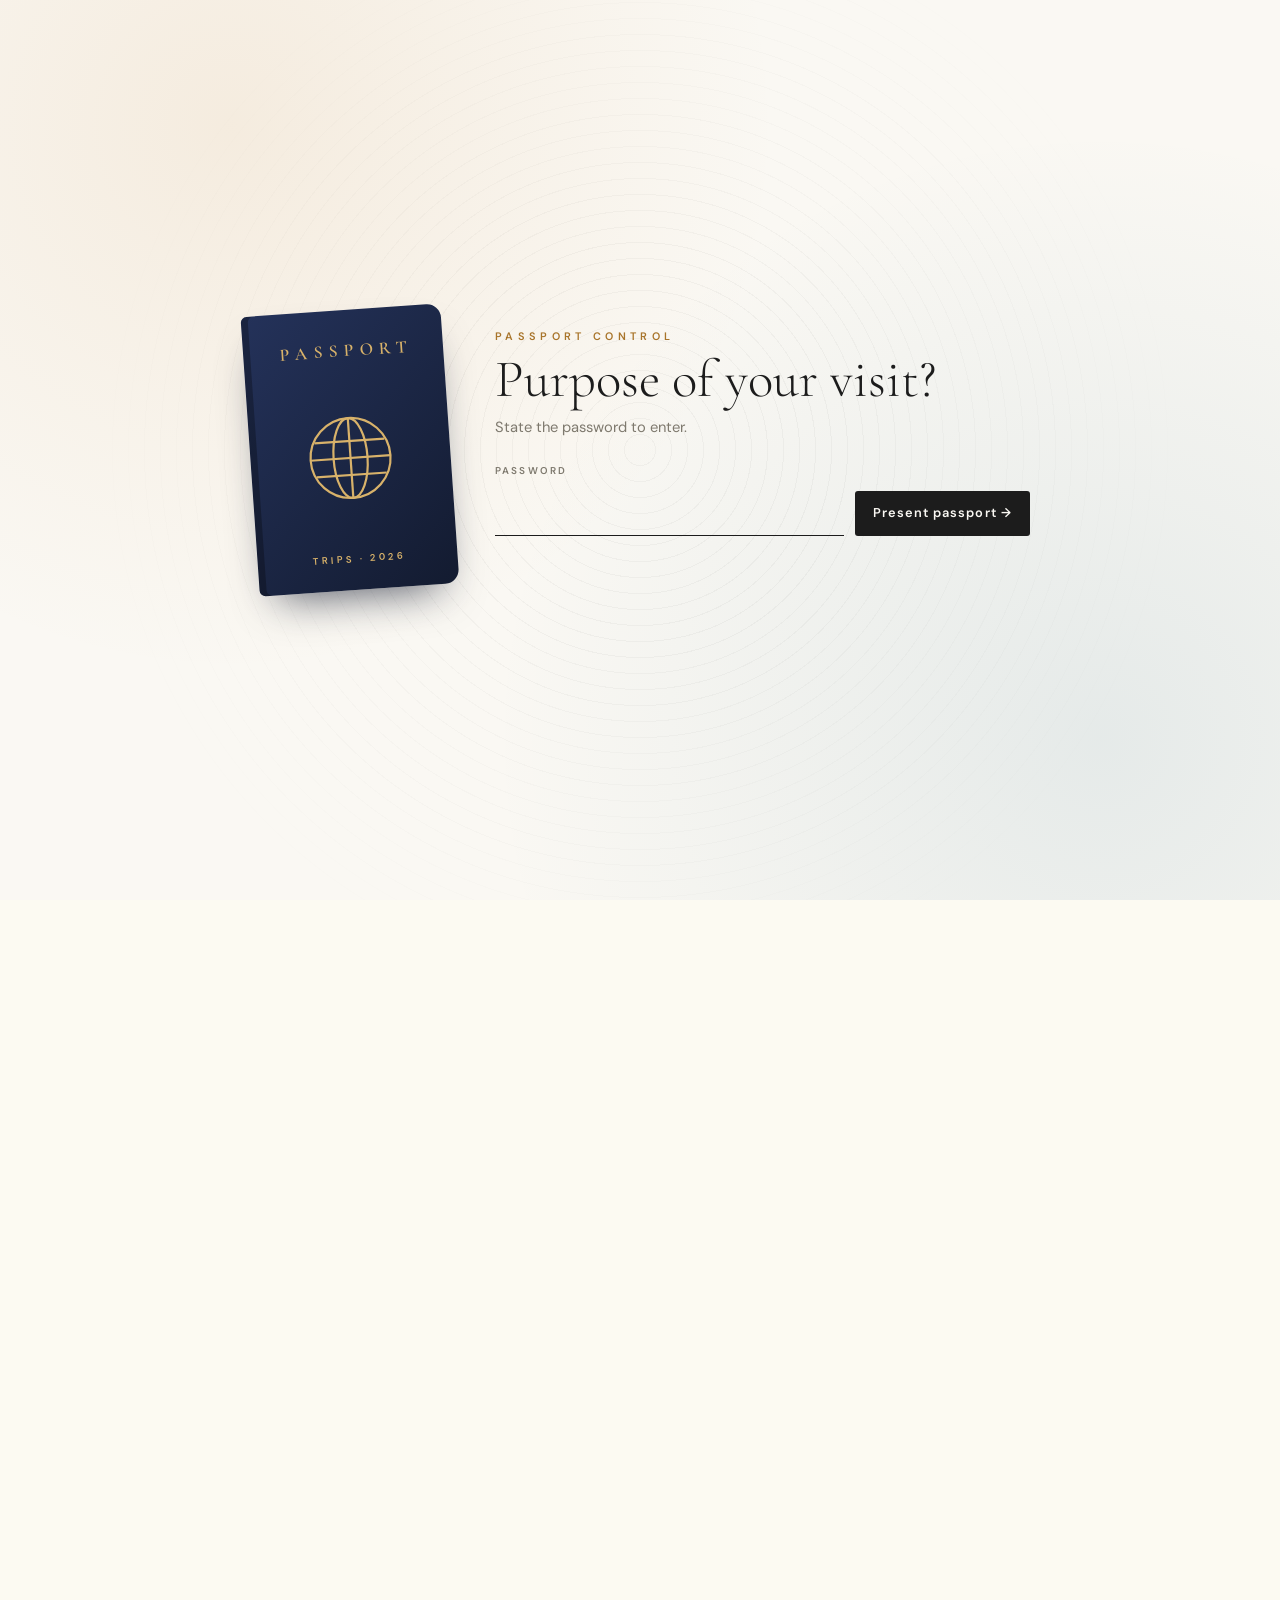
<file: japan.html>
<!DOCTYPE html>
<html lang="en">
<head>
<meta charset="UTF-8">
<meta name="viewport" content="width=device-width, initial-scale=1.0">
<script src="assets/gate.js"></script>
<title>Japan — April 11–19, 2026</title>
<link rel="preconnect" href="https://fonts.googleapis.com">
<link href="https://fonts.googleapis.com/css2?family=Cormorant+Garamond:ital,wght@0,300;0,400;0,600;1,400&family=DM+Sans:wght@300;400;500;600&display=swap" rel="stylesheet">
<style>
:root {
    --sumi: #1C1C1C;
    --shironeri: #FCFAF2;
    --shuiro: #E94709;
    --aiiro: #165E83;
    --kincha: #C7802D;
    --sakura: #FEDFE1;
    --sakura-mid: #F4A7B9;
    --stone: #8A8578;
    --mist: #D4C5A9;
    --washi: #F5F0E8;
    --slate: #5A5A5A;
    --fuji-body: #3a3a5c;
    --fuji-snow: #e8e8ec;
}
* { margin:0; padding:0; box-sizing:border-box; }
html { scroll-behavior:smooth; }
body {
    font-family: 'DM Sans', sans-serif;
    background: var(--shironeri);
    color: var(--sumi);
    line-height: 1.6;
    -webkit-font-smoothing: antialiased;
    overflow-x: hidden;
}

/* ═══ HERO ═══ */
.hero {
    position: relative;
    min-height: 100vh;
    display: flex;
    align-items: center;
    justify-content: center;
    overflow: hidden;
}
.hero-bg {
    position: absolute;
    inset: 0;
    z-index: 0;
}
/* Seigaiha background */
.hero-bg::before {
    content: '';
    position: absolute;
    bottom: 0; left: 0; right: 0;
    height: 40%;
    background-image: url("data:image/svg+xml,%3Csvg xmlns='http://www.w3.org/2000/svg' width='80' height='48'%3E%3Cpath d='M0 24a20 20 0 0 1 40 0a20 20 0 0 1 40 0' fill='none' stroke='%23165E83' stroke-width='0.6' opacity='0.12'/%3E%3Cpath d='M0 24a14 14 0 0 1 28 0a14 14 0 0 1 28 0M12 24a14 14 0 0 1 28 0a14 14 0 0 1 28 0' fill='none' stroke='%23165E83' stroke-width='0.4' opacity='0.08'/%3E%3C/svg%3E");
    background-size: 80px 48px;
}
/* Fuji SVG */
.fuji-svg {
    position: absolute;
    bottom: -2px;
    left: 50%;
    transform: translateX(-50%);
    width: max(900px, 80vw);
    height: auto;
}
/* Sakura petals */
.petal {
    position: absolute;
    border-radius: 50% 50% 50% 0;
    background: var(--sakura-mid);
    opacity: 0;
    animation: drift linear infinite;
    pointer-events: none;
}
@keyframes drift {
    0%   { opacity:0; transform: translate(0, -30px) rotate(0deg) scale(1); }
    10%  { opacity:0.3; }
    50%  { opacity:0.2; transform: translate(-40px, 45vh) rotate(180deg) scale(0.8); }
    90%  { opacity:0.1; }
    100% { opacity:0; transform: translate(-80px, 95vh) rotate(360deg) scale(0.6); }
}
.trips-link {
    position: absolute;
    top: 1.2rem;
    left: 1.5rem;
    z-index: 3;
    font-size: 0.65rem;
    font-weight: 600;
    letter-spacing: 0.15em;
    color: var(--kincha);
    text-decoration: none;
}
.trips-link:hover { color: var(--shuiro); }
.footer-trips { margin-top: 0.8rem; }
.footer-trips a { color: var(--kincha); text-decoration: none; margin: 0 0.5rem; }
.hero-content {
    position: relative;
    z-index: 2;
    text-align: center;
    padding: 2rem;
    max-width: 640px;
}
.hero-kanji {
    font-size: 1rem;
    color: var(--kincha);
    letter-spacing: 0.5em;
    margin-bottom: 0.3rem;
}
.hero-title {
    font-family: 'Cormorant Garamond', serif;
    font-size: clamp(4rem, 12vw, 7rem);
    font-weight: 300;
    letter-spacing: 0.12em;
    line-height: 1;
    color: var(--sumi);
}
.hero-date {
    font-weight: 600;
    font-size: 0.8rem;
    color: var(--kincha);
    letter-spacing: 0.2em;
    margin: 0.5rem 0 0.15rem;
}
.hero-names {
    font-size: 0.9rem;
    color: var(--stone);
    margin-bottom: 1.5rem;
}
.hero-rule {
    width: 60px;
    height: 1px;
    background: var(--kincha);
    margin: 0 auto 1.5rem;
}
.hero-desc {
    font-size: 0.9rem;
    color: var(--slate);
    line-height: 1.7;
    max-width: 480px;
    margin: 0 auto 2.5rem;
}
.hero-scroll {
    display: inline-block;
    font-size: 0.7rem;
    letter-spacing: 0.15em;
    color: var(--kincha);
    text-decoration: none;
    animation: pulse 2s ease-in-out infinite;
}
@keyframes pulse { 0%,100% { opacity:0.5; } 50% { opacity:1; } }

/* ═══ FACTS BAR ═══ */
.facts {
    background: var(--washi);
    border-top: 1px solid var(--mist);
    border-bottom: 1px solid var(--mist);
    padding: 1.2rem 1.5rem;
}
.facts-inner {
    max-width: 960px;
    margin: 0 auto;
    display: grid;
    grid-template-columns: repeat(auto-fit, minmax(260px, 1fr));
    gap: 0.75rem;
}
.fact { display:flex; gap:0.6rem; }
.fact-label {
    font-size: 0.6rem;
    font-weight: 600;
    color: var(--kincha);
    letter-spacing: 0.1em;
    min-width: 48px;
    padding-top: 2px;
}
.fact-val {
    font-size: 0.78rem;
    color: var(--slate);
    line-height: 1.5;
}
.fact-val b { color: var(--sumi); font-weight: 500; }

/* ═══ MAIN NAVIGATION ═══ */
.main-nav {
    position: sticky;
    top: 0;
    z-index: 100;
    background: rgba(252,250,242,0.95);
    backdrop-filter: blur(10px);
    border-bottom: 1px solid var(--mist);
}
.nav-inner {
    max-width: 960px;
    margin: 0 auto;
    display: flex;
    overflow-x: auto;
    scrollbar-width: none;
    -webkit-overflow-scrolling: touch;
}
.nav-inner::-webkit-scrollbar { display:none; }
.tab {
    background: none;
    border: none;
    padding: 0.55rem 0.9rem;
    cursor: pointer;
    display: flex;
    flex-direction: column;
    align-items: center;
    gap: 0.1rem;
    color: var(--stone);
    border-bottom: 2px solid transparent;
    transition: all 0.25s;
    flex-shrink: 0;
    font-family: inherit;
}
.tab:hover { color: var(--sumi); }
.tab.active {
    color: var(--shuiro);
    border-bottom-color: var(--shuiro);
}
.tab-num { font-weight: 600; font-size: 0.8rem; }
.tab-label { font-size: 0.55rem; opacity: 0.7; }
.tab-text {
    font-size: 0.7rem;
    font-weight: 500;
    letter-spacing: 0.03em;
}
.nav-sep {
    width: 1px;
    background: var(--mist);
    margin: 0.4rem 0;
    flex-shrink: 0;
}

/* ═══ PANELS CONTAINER ═══ */
.panels {
    max-width: 960px;
    margin: 0 auto;
    padding: 0 1.5rem;
    min-height: 70vh;
}
.panel {
    display: none;
    padding: 2rem 0;
    animation: fadeIn 0.3s ease;
}
.panel.active { display: block; }
@keyframes fadeIn { from { opacity:0; transform:translateY(8px); } to { opacity:1; transform:translateY(0); } }

/* ═══ DAY PANEL ═══ */
.panel-header {
    display: flex;
    align-items: flex-start;
    gap: 1rem;
    margin-bottom: 0.5rem;
}
.panel-num {
    font-family: 'Cormorant Garamond', serif;
    font-size: 3.2rem;
    font-weight: 300;
    line-height: 1;
    color: var(--shuiro);
}
.panel-meta { flex:1; padding-top: 0.4rem; }
.panel-title {
    font-size: 1.05rem;
    font-weight: 600;
    letter-spacing: 0.02em;
    line-height: 1.3;
}
.panel-date {
    font-size: 0.72rem;
    font-weight: 600;
    color: var(--kincha);
    margin-top: 0.1rem;
}
.panel-kanji {
    font-size: 1.8rem;
    color: var(--kincha);
    opacity: 0.25;
    padding-top: 0.3rem;
}
.panel-narrative {
    font-style: italic;
    font-size: 0.85rem;
    color: var(--stone);
    margin-bottom: 1rem;
    max-width: 600px;
}
.panel-divider {
    height: 1px;
    background: var(--kincha);
    opacity: 0.35;
    margin-bottom: 1rem;
}

/* ═══ STOPS ═══ */
.stop {
    display: flex;
    gap: 0.75rem;
    padding: 0.65rem 0;
    border-bottom: 1px solid rgba(212,197,169,0.25);
    transition: background 0.15s;
}
.stop:hover { background: rgba(245,240,232,0.6); margin: 0 -0.5rem; padding-left: 0.5rem; padding-right: 0.5rem; border-radius: 4px; }
.stop:last-child { border-bottom: none; }
.stop-time {
    min-width: 58px;
    font-size: 0.72rem;
    font-weight: 600;
    color: var(--shuiro);
    text-align: right;
    padding-top: 2px;
    flex-shrink: 0;
}
.stop-body { flex:1; min-width:0; }
.stop-name {
    font-size: 0.85rem;
    font-weight: 600;
    display: flex;
    align-items: center;
    gap: 0.4rem;
    flex-wrap: wrap;
}
.tag {
    font-size: 0.55rem;
    font-weight: 700;
    letter-spacing: 0.04em;
    color: var(--tag-color);
    background: color-mix(in srgb, var(--tag-color) 8%, transparent);
    padding: 1px 5px;
    border-radius: 2px;
}
.stop-notes {
    font-size: 0.75rem;
    color: var(--slate);
    line-height: 1.6;
    position: relative;
}


/* ═══ REFERENCE PANELS (actions, costs, tips, packing) ═══ */
.ref-section { margin-bottom: 2rem; }
.ref-title {
    font-family: 'Cormorant Garamond', serif;
    font-size: 1.6rem;
    font-weight: 400;
    margin-bottom: 0.25rem;
}
.ref-rule { height:1px; background:var(--kincha); opacity:0.4; margin-bottom:1.2rem; }
.sub-title {
    font-size: 0.75rem;
    font-weight: 600;
    color: var(--shuiro);
    letter-spacing: 0.04em;
    margin: 1.2rem 0 0.5rem;
}
.checklist { list-style:none; }
.checklist li {
    display: flex;
    gap: 0.6rem;
    padding: 0.4rem 0;
    border-bottom: 1px solid rgba(212,197,169,0.2);
    font-size: 0.78rem;
    align-items: flex-start;
}
.checklist input[type="checkbox"] {
    accent-color: var(--shuiro);
    margin-top: 3px;
    flex-shrink: 0;
}
.checklist .nm { font-weight:500; min-width:130px; flex-shrink:0; }
.checklist .dt { color:var(--slate); font-size:0.72rem; }
.costs-table { width:100%; border-collapse:collapse; font-size:0.75rem; }
.costs-table th { text-align:left; font-size:0.65rem; font-weight:600; border-bottom:1px solid var(--sumi); padding:0.35rem 0; }
.costs-table th:last-child { text-align:right; }
.costs-table td { padding:0.3rem 0; border-bottom:1px solid rgba(212,197,169,0.2); color:var(--slate); }
.costs-table td:last-child { text-align:right; font-variant-numeric:tabular-nums; }
.costs-table .total td { font-weight:600; color:var(--sumi); border-top:1px solid var(--sumi); border-bottom:none; padding-top:0.4rem; }
.tip {
    font-size: 0.75rem;
    color: var(--slate);
    padding: 0.25rem 0 0.25rem 0.8rem;
    border-left: 2px solid var(--mist);
    margin-bottom: 0.35rem;
    line-height: 1.55;
}

/* ═══ FOOTER ═══ */
.footer {
    text-align: center;
    padding: 2.5rem 1rem;
    color: var(--stone);
    font-size: 0.65rem;
    letter-spacing: 0.12em;
    border-top: 1px solid var(--mist);
}
.footer-kanji { font-size:1.1rem; margin-bottom:0.4rem; opacity:0.3; }

/* ═══ RESPONSIVE ═══ */
@media (max-width: 640px) {
    .hero-content { padding: 1.5rem; }
    .panels { padding: 0 1rem; }
    .panel-header { flex-wrap: wrap; }
    .stop { flex-direction: column; gap: 0.2rem; }
    .stop-time { text-align: left; }
    .checklist .nm { min-width: 100px; }
    .facts-inner { grid-template-columns: 1fr; }
    .tab { padding: 0.5rem 0.65rem; }
}

/* ═══ FUN FACTS ═══ */
.fun-fact {
    display: flex;
    margin-top: 0.5rem;
    padding: 0.5rem 0.65rem;
    background: linear-gradient(135deg, rgba(254,223,225,0.25), rgba(244,167,185,0.1));
    border-left: 3px solid var(--sakura-mid);
    border-radius: 0 4px 4px 0;
    font-size: 0.72rem;
    line-height: 1.55;
    color: var(--slate);
}

.fun-fact-icon { font-size: 0.85rem; flex-shrink: 0; margin-top: -1px; }
.fun-fact-text { flex: 1; }

/* ═══ MAP PINS ═══ */
.map-pin {
    display: inline-flex;
    align-items: center;
    justify-content: center;
    text-decoration: none;
    font-size: 0.75rem;
    opacity: 0.6;
    transition: opacity 0.2s, transform 0.2s;
    cursor: pointer;
    padding: 0 2px;
}
.map-pin:hover {
    opacity: 1;
    transform: scale(1.2);
}

/* ═══ PHRASES + EMERGENCY ═══ */
.phrase {
    display: grid;
    grid-template-columns: 160px 180px 1fr;
    gap: 0.5rem;
    padding: 0.5rem 0;
    border-bottom: 1px solid rgba(212,197,169,0.2);
    font-size: 0.78rem;
    align-items: baseline;
}
.phrase .jp {
    font-weight: 600;
    color: var(--sumi);
    font-size: 0.85rem;
}
.phrase .rm {
    color: var(--shuiro);
    font-weight: 500;
    font-size: 0.78rem;
    font-style: italic;
}
.phrase .en {
    color: var(--slate);
    font-size: 0.72rem;
}
@media (max-width: 640px) {
    .phrase { grid-template-columns: 1fr; gap: 0.15rem; }
}
</style>
</head>
<body>

<!-- ═══ HERO ═══ -->
<section class="hero">
    <div class="hero-bg">
        <svg class="fuji-svg" viewBox="0 0 1400 420" preserveAspectRatio="xMidYMax meet">
            <!-- sky gradient -->
            <defs>
                <linearGradient id="sky" x1="0" y1="0" x2="0" y2="1">
                    <stop offset="0%" stop-color="#FCFAF2" stop-opacity="0"/>
                    <stop offset="60%" stop-color="#e8e4da" stop-opacity="0.3"/>
                    <stop offset="100%" stop-color="#d5d0c7" stop-opacity="0.5"/>
                </linearGradient>
                <linearGradient id="fujiGrad" x1="0" y1="0" x2="0" y2="1">
                    <stop offset="0%" stop-color="#4a4a6a"/>
                    <stop offset="100%" stop-color="#2d2d45"/>
                </linearGradient>
            </defs>
            <rect width="1400" height="420" fill="url(#sky)"/>
            <!-- distant hills -->
            <path d="M0 380 Q200 310 400 350 Q550 280 700 320 Q850 270 1000 340 Q1150 300 1400 360 L1400 420 L0 420Z" fill="#8a8578" opacity="0.12"/>
            <!-- Fuji body -->
            <path d="M0 420 L480 55 L570 100 L700 75 L830 100 L920 55 L1400 420Z" fill="url(#fujiGrad)"/>
            <!-- Snow cap -->
            <path d="M480 55 L570 100 L700 75 L830 100 L920 55 
                      L890 110 Q830 130 770 118 Q730 140 680 125 Q640 138 600 122 Q560 130 510 110Z" 
                  fill="var(--fuji-snow)"/>
            <!-- Snow texture lines -->
            <path d="M540 100 Q600 92 660 105 Q720 90 780 100 Q830 95 870 108" 
                  stroke="#c8c8d0" stroke-width="0.6" fill="none" opacity="0.5"/>
            <!-- Subtle tree line at base -->
            <path d="M200 400 Q250 385 300 395 Q350 380 400 390 Q500 375 600 385 Q700 370 800 382 Q900 372 1000 385 Q1100 378 1200 392" 
                  stroke="#4a5a3a" stroke-width="1.5" fill="none" opacity="0.15"/>
            <!-- Lake reflection hint -->
            <rect x="350" y="395" width="700" height="25" fill="#3a3a5c" opacity="0.06" rx="2"/>
        </svg>
    </div>
    <a class="trips-link" href="index.html">← ALL TRIPS</a>
    <div class="hero-content">
        <div class="hero-kanji">日 本</div>
        <h1 class="hero-title">JAPAN</h1>
        <div class="hero-date">APRIL 11 – 19, 2026</div>
        <div class="hero-names">Bradley Albright &amp; Kyle Richard Alexander</div>
        <div class="hero-rule"></div>
        <p class="hero-desc">Nine days across Tokyo, Kamakura, Enoshima, Mt. Fuji, Kyoto, and Osaka during peak cherry blossom season. Four hikes, a Fuji-view onsen, Ni-chome nightlife, and a relentless pursuit of the perfect bowl of ramen.</p>
        <a href="#main" class="hero-scroll">▼ EXPLORE THE ITINERARY</a>
    </div>
    <div id="petals"></div>
</section>

<!-- ═══ FACTS BAR ═══ -->
<div class="facts" id="main">
    <div class="facts-inner">
        <div class="fact">
            <span class="fact-label">FLIGHTS</span>
            <div class="fact-val"><b>UA 131</b> EWR→HND Apr 10 (arr Apr 11 1:35 PM)<br><b>UA 78</b> NRT→EWR Apr 19 5:25 PM<br>Conf: <b>JKZYHF</b> · Kyle 21A · Bradley 21C</div>
        </div>
        <div class="fact">
            <span class="fact-label">TOKYO</span>
            <div class="fact-val"><b>Mesm Tokyo</b> Autograph Collection<br>Apr 11–16 (5 nights) · Conf: <b>76065216</b></div>
        </div>
        <div class="fact">
            <span class="fact-label">KYOTO</span>
            <div class="fact-val"><b>The Chapter Kyoto</b> Tribute Portfolio<br>Apr 16–19 (3 nights) · Conf: <b>75239137</b></div>
        </div>
    </div>
</div>

<!-- ═══ NAVIGATION ═══ -->
<nav class="main-nav">
    <div class="nav-inner">
        <button class="tab" data-panel="day-1" onclick="showPanel('day-1')">
        <span class="tab-num">01</span>
        <span class="tab-label">到着</span>
    </button><button class="tab" data-panel="day-2" onclick="showPanel('day-2')">
        <span class="tab-num">02</span>
        <span class="tab-label">桜</span>
    </button><button class="tab" data-panel="day-3" onclick="showPanel('day-3')">
        <span class="tab-num">03</span>
        <span class="tab-label">波</span>
    </button><button class="tab" data-panel="day-4" onclick="showPanel('day-4')">
        <span class="tab-num">04</span>
        <span class="tab-label">富士</span>
    </button><button class="tab" data-panel="day-5" onclick="showPanel('day-5')">
        <span class="tab-num">05</span>
        <span class="tab-label">山</span>
    </button><button class="tab" data-panel="day-6" onclick="showPanel('day-6')">
        <span class="tab-num">06</span>
        <span class="tab-label">旅</span>
    </button><button class="tab" data-panel="day-7" onclick="showPanel('day-7')">
        <span class="tab-num">07</span>
        <span class="tab-label">鳥居</span>
    </button><button class="tab" data-panel="day-8" onclick="showPanel('day-8')">
        <span class="tab-num">08</span>
        <span class="tab-label">竹</span>
    </button><button class="tab" data-panel="day-9" onclick="showPanel('day-9')">
        <span class="tab-num">09</span>
        <span class="tab-label">鶴</span>
    </button>
        <div class="nav-sep"></div>
        <button class="tab" data-panel="actions" onclick="showPanel('actions')"><span class="tab-text">☑ Actions</span></button>
        <button class="tab" data-panel="costs" onclick="showPanel('costs')"><span class="tab-text">¥ Costs</span></button>
        <button class="tab" data-panel="tips" onclick="showPanel('tips')"><span class="tab-text">→ Tips</span></button>
        <button class="tab" data-panel="packing" onclick="showPanel('packing')"><span class="tab-text">🎒 Pack</span></button>
        <button class="tab" data-panel="phrases" onclick="showPanel('phrases')"><span class="tab-text">🗾 Phrases</span></button>
        <button class="tab" data-panel="emergency" onclick="showPanel('emergency')"><span class="tab-text">🚨 Emergency</span></button>
    </div>
</nav>

<!-- ═══ PANELS ═══ -->
<div class="panels">
    <div class="panel" id="day-1">
        <div class="panel-header">
            <div class="panel-num">01</div>
            <div class="panel-meta">
                <h2 class="panel-title">ARRIVE TOKYO</h2>
                <div class="panel-date">Saturday, April 11</div>
            </div>
            <div class="panel-kanji">到着</div>
        </div>
        <p class="panel-narrative">Land at Haneda, settle into the Mesm, cherry blossoms at golden hour, yakitori smoke and tiny bars after dark.</p>
        <div class="panel-divider"></div>
        <div class="stops"><div class="stop">
            <div class="stop-time">1:35 PM</div>
            <div class="stop-body">
                <div class="stop-name">Land at Haneda Airport (HND)  <a href="https://maps.apple.com/?ll=35.5494,139.7798&q=Haneda+Airport+Terminal+3" target="_blank" rel="noopener" class="map-pin" title="Open in Apple Maps">📍</a></div>
                <div class="stop-notes">UA 131 from EWR. Confirmation: JKZYHF. Kyle 21A (window), Bradley 21C (aisle). Immigration + baggage ~45-60 min. After customs, exit into the 2F Arrival Lobby. Before leaving the terminal, buy a Suica IC card at the IC card vending machines (look for green Suica logo machines near the exits). Load 5,000 yen. You&#39;ll use this card for virtually every train, bus, and konbini purchase for the entire trip.</div>
                <div class="fun-fact"><span class="fun-fact-icon">🏮</span> <span class="fun-fact-text">Haneda opened in 1931 as Japan&#39;s first dedicated airport. Terminal 3 (international) was rebuilt for the 2020 Olympics and handles 45+ million passengers/year.</span></div>
            </div>
        </div><div class="stop">
            <div class="stop-time">2:30 PM</div>
            <div class="stop-body">
                <div class="stop-name">Haneda Terminal 3 &gt; Hamamatsucho <span class="tag" style="--tag-color:#165E83">TRANSIT</span> <a href="https://maps.apple.com/?ll=35.5494,139.7798&q=Haneda+Airport+Monorail+Station" target="_blank" rel="noopener" class="map-pin" title="Open in Apple Maps">📍</a></div>
                <div class="stop-notes">From the 2F Arrival Lobby, follow overhead signs for &#39;Tokyo Monorail&#39; (not Keikyu — Keikyu goes to Shinagawa, which works but is slower to Hamamatsucho). Take the escalator UP to the 3F monorail platform (station code MO08). The monorail gate is just through the glass doors — tap your new Suica at the turnstile. All trains terminate at Hamamatsucho — there is only one direction, so you literally cannot board the wrong train. Three service types stop here: Haneda Express (nonstop, 13 min — fastest), Rapid (~18 min, skips a few stops), and Local (~22 min, all stops). Take whichever departs next; trains run every 4-5 min. The platform has overhead displays showing the next departure and type. Fare: ~520 yen IC. Sit on the LEFT side of the train for Rainbow Bridge and Tokyo Bay views as you skim over the water. Saturday discount: look for the &#39;Monorail + Yamanote Discount Ticket&#39; (540 yen) at the vending machines beside the gate — saves a few yen if you&#39;re heading onward by JR.</div>
                <div class="fun-fact"><span class="fun-fact-icon">🏮</span> <span class="fun-fact-text">The Tokyo Monorail was built in just 18 months for the 1964 Olympics — Japan&#39;s first, connecting the new airport to the city. It still follows the original route over Tokyo Bay.</span></div>
            </div>
        </div><div class="stop">
            <div class="stop-time">3:00 PM</div>
            <div class="stop-body">
                <div class="stop-name">Hamamatsucho &gt; Mesm Tokyo on foot <span class="tag" style="--tag-color:#165E83">TRANSIT</span> <a href="https://maps.apple.com/?ll=35.6557,139.7623&q=Hamamatsucho+Station" target="_blank" rel="noopener" class="map-pin" title="Open in Apple Maps">📍</a></div>
                <div class="stop-notes">At Hamamatsucho, the monorail arrives at the 3F platform. Take escalators DOWN to the 1F JR concourse. Exit through the NORTH EXIT (not the South Exit, which leads to Tokyo Tower). Turn RIGHT (east) out of the North Exit. You&#39;ll see a pedestrian walkway leading toward the waterfront. Walk straight ~300m, passing Kyu-Shiba-Rikyu Gardens on your left. The WATERS Takeshiba complex (a modern tower with shops at ground level) is directly ahead. Mesm Tokyo occupies floors 16-26 of this building. Enter via the ground floor lobby. Total walk: ~6 min. With heavy luggage, grab a taxi from the rank outside the North Exit instead (~800 yen, 3 min).</div>
                <div class="fun-fact"><span class="fun-fact-icon">🏮</span> <span class="fun-fact-text">The Tokyo Monorail was built in just 18 months for the 1964 Olympics — Japan&#39;s first, connecting the new airport to the city. It still follows the original route over Tokyo Bay.</span></div>
            </div>
        </div><div class="stop">
            <div class="stop-time">3:30 PM</div>
            <div class="stop-body">
                <div class="stop-name">Check into Mesm Tokyo, Autograph Collection  <a href="https://maps.apple.com/?ll=35.6543,139.7651&q=Mesm+Tokyo+Autograph+Collection" target="_blank" rel="noopener" class="map-pin" title="Open in Apple Maps">📍</a></div>
                <div class="stop-notes">1-10-30 Kaigan, Minato City. Confirmation: 76065216. Waterfront location, Hama-rikyu Gardens next door.</div>
                <div class="fun-fact"><span class="fun-fact-icon">🏮</span> <span class="fun-fact-text">The &#39;WATERS Takeshiba&#39; complex where Mesm sits was once a major shipping pier. The name &#39;Mesm&#39; is inspired by &#39;mesmerize&#39; — the hotel&#39;s design blends digital art with Tokyo Bay views.</span></div>
            </div>
        </div><div class="stop">
            <div class="stop-time">3:45 PM</div>
            <div class="stop-body">
                <div class="stop-name">Light snack near Mesm <span class="tag" style="--tag-color:#5A7C4F">EAT</span> <a href="https://maps.apple.com/?ll=35.6551,139.7649&q=FamilyMart+Takeshiba" target="_blank" rel="noopener" class="map-pin" title="Open in Apple Maps">📍</a></div>
                <div class="stop-notes">Grab onigiri, sandwiches, and a coffee from the FamilyMart or Lawson near Takeshiba Station (2-min walk from Mesm). Japanese konbini food is legitimately excellent — try a tuna mayo onigiri (ツナマヨ, ~150 yen), an egg sandwich (tamago sando, ~250 yen), and a can of Boss coffee. This holds you until Omoide Yokocho. Or if you want to sit down, the WATERS Takeshiba ground floor has a bakery cafe.</div>
                
            </div>
        </div><div class="stop">
            <div class="stop-time">4:15 PM</div>
            <div class="stop-body">
                <div class="stop-name">Hamamatsucho &gt; Shinjuku <span class="tag" style="--tag-color:#165E83">TRANSIT</span> <a href="https://maps.apple.com/?ll=35.6557,139.7571&q=Hamamatsucho+Station" target="_blank" rel="noopener" class="map-pin" title="Open in Apple Maps">📍</a></div>
                <div class="stop-notes">Walk back to JR Hamamatsucho Station (~6 min from Mesm, same waterfront route). Enter the station via the North Gate (tap Suica). The Yamanote Line platforms are ahead — you want Track 3 (OUTER LOOP, clockwise direction). The platform signs show &#39;Shinagawa / Shibuya / Shinjuku&#39; as destinations. Look for the green circle-line icon (the Yamanote is always green). Do NOT board from Track 2 — that&#39;s the inner loop (counterclockwise, via Tokyo/Ikebukuro) and goes the long way around (~40+ min instead of ~28 min). The outer loop reaches Shinjuku in ~12 stops, ~28 min. You&#39;ll pass through recognizable stations: Shinagawa, Osaki, Meguro, Ebisu, Shibuya, Harajuku, Yoyogi, and then Shinjuku. Fare: ~220 yen IC (Suica deducts automatically when you tap out). At Shinjuku, exit via the West Exit for Shinjuku Gyoen (10-min walk south — head south on Koshu-kaido street, turn left at the Shinjuku Gyoen-mae intersection). All of tonight&#39;s stops — Gyoen, Government Building, Omoide Yokocho, and Golden Gai — are within a 15-min walk of each other in the Shinjuku area.</div>
                <div class="fun-fact"><span class="fun-fact-icon">🏮</span> <span class="fun-fact-text">The Tokyo Monorail was built in just 18 months for the 1964 Olympics — Japan&#39;s first, connecting the new airport to the city. It still follows the original route over Tokyo Bay.</span></div>
            </div>
        </div><div class="stop">
            <div class="stop-time">4:45 PM</div>
            <div class="stop-body">
                <div class="stop-name">Shinjuku Gyoen National Garden  <a href="https://maps.apple.com/?ll=35.6852,139.7100&q=Shinjuku+Gyoen+National+Garden" target="_blank" rel="noopener" class="map-pin" title="Open in Apple Maps">📍</a></div>
                <div class="stop-notes">Peak cherry blossoms, extended spring hours until 6:30 PM in April. Three garden styles (Japanese, English, French) in one park. No alcohol allowed. 500 yen entry. Enter via the Shinjuku Gate (closest to the station, 10-min walk from West Exit — head south on Koshu-kaido, turn left at Shinjuku Gyoen-mae intersection).</div>
                <div class="fun-fact"><span class="fun-fact-icon">🏮</span> <span class="fun-fact-text">Originally the private residence of a feudal lord, Shinjuku Gyoen became an imperial garden in 1906. It has over 1,000 cherry trees across 65 varieties — one of the longest blooming seasons in Tokyo because different varieties peak at different times.</span></div>
            </div>
        </div><div class="stop">
            <div class="stop-time">6:30 PM</div>
            <div class="stop-body">
                <div class="stop-name">Tokyo Metropolitan Government Building  <a href="https://maps.apple.com/?ll=35.6896,139.6917&q=Tokyo+Metropolitan+Government+Building" target="_blank" rel="noopener" class="map-pin" title="Open in Apple Maps">📍</a></div>
                <div class="stop-notes">Free 45F observation deck (South Tower). Sunset views over the city. No reservation needed. 10-min walk northwest from Gyoen — walk back toward Shinjuku Station, continue past the station to the twin towers visible to the west.</div>
                <div class="fun-fact"><span class="fun-fact-icon">🏮</span> <span class="fun-fact-text">At 243m, the Tokyo Metropolitan Government Building was the tallest building in Japan when completed in 1991. Architect Kenzo Tange designed the twin towers to resemble the Notre-Dame cathedral in Paris — visible in the split facade.</span></div>
            </div>
        </div><div class="stop">
            <div class="stop-time">7:30 PM</div>
            <div class="stop-body">
                <div class="stop-name">Omoide Yokocho (Memory Lane) <span class="tag" style="--tag-color:#5A7C4F">EAT</span> <a href="https://maps.apple.com/?ll=35.6938,139.6989&q=Omoide+Yokocho+Shinjuku" target="_blank" rel="noopener" class="map-pin" title="Open in Apple Maps">📍</a></div>
                <div class="stop-notes">From the Government Building, walk east ~8 min back toward Shinjuku Station. Omoide Yokocho is on the WEST side of the tracks, immediately north of the West Exit. Look for the narrow smoky alleyways tucked between the tracks and the main road. Try Motsu-yaki Ucchan for grilled organ meats: the Negi Liver (chicken liver with yuzu kosho) is a revelation. Dango Tsukune meatball skewers with just salt. Cash only at most stalls.</div>
                <div class="fun-fact"><span class="fun-fact-icon">🏮</span> <span class="fun-fact-text">Omoide Yokocho (&#39;Memory Lane&#39;) began as a black market after WWII, selling scraps of food to starving Tokyoites. The tiny stalls have barely changed since the 1940s. Locals also call it &#39;Piss Alley&#39; (Shonben Yokocho) — a nickname that stuck.</span></div>
            </div>
        </div><div class="stop">
            <div class="stop-time">9:00 PM</div>
            <div class="stop-body">
                <div class="stop-name">Golden Gai  <a href="https://maps.apple.com/?ll=35.6942,139.7032&q=Golden+Gai+Shinjuku" target="_blank" rel="noopener" class="map-pin" title="Open in Apple Maps">📍</a></div>
                <div class="stop-notes">From Omoide Yokocho, walk EAST through Shinjuku Station (use the East Exit passageway, ~5 min) or walk around the station via Yasukuni-dori (~10 min). Golden Gai is a grid of six narrow alleys north of Yasukuni-dori, east of the Kabukicho entrance arch. 200+ micro-bars, most seating 5-10 people. Small cover (~500 yen) at most places. Ramen Nagi is on the 2F at 1-1-10 Kabukicho, right at the edge of Golden Gai: 24-hour niboshi ramen, order the Sugoi Niboshi bowl (~1,300 yen) from the ticket vending machine outside.</div>
                <div class="fun-fact"><span class="fun-fact-icon">🏮</span> <span class="fun-fact-text">Golden Gai survived Japan&#39;s 1980s bubble economy when developers tried to buy the entire block for redevelopment. The bar owners collectively refused to sell, and two suspicious fires broke out before public outcry saved the district. Many bars still have &#39;rules&#39; posted outside — some welcome foreigners, others are regulars-only.</span></div>
            </div>
        </div><div class="stop">
            <div class="stop-time">11:00 PM</div>
            <div class="stop-body">
                <div class="stop-name">Shinjuku &gt; Hamamatsucho <span class="tag" style="--tag-color:#165E83">TRANSIT</span> <a href="https://maps.apple.com/?ll=35.6897,139.7003&q=Shinjuku+Station" target="_blank" rel="noopener" class="map-pin" title="Open in Apple Maps">📍</a></div>
                <div class="stop-notes">Return to JR Shinjuku. For the fastest route HOME, go to Platform 14 (JR Yamanote INNER LOOP, counterclockwise, toward Shibuya/Shinagawa). This is the short direction — ~11 stops, ~25 min. Platform 14 is on the south side of the JR area; follow green Yamanote signs from the East Exit or Central East Exit. LAST TRAIN: The final inner-loop departure from Platform 14 is approximately 0:15-0:33 AM (varies slightly by day). Ongoing Shinagawa-area construction has shifted some times — aim to board by midnight to be safe. Check the digital departure board at the platform for the exact last train. Fare: ~220 yen IC. Missed it? Taxi from Shinjuku to Hamamatsucho: ~3,000-4,000 yen, ~15 min late at night.</div>
                <div class="fun-fact"><span class="fun-fact-icon">🏮</span> <span class="fun-fact-text">The Tokyo Monorail was built in just 18 months for the 1964 Olympics — Japan&#39;s first, connecting the new airport to the city. It still follows the original route over Tokyo Bay.</span></div>
            </div>
        </div></div>
    </div><div class="panel" id="day-2">
        <div class="panel-header">
            <div class="panel-num">02</div>
            <div class="panel-meta">
                <h2 class="panel-title">ALL OF TOKYO + NIGHT BLOSSOMS + NI-CHOME</h2>
                <div class="panel-date">Sunday, April 12</div>
            </div>
            <div class="panel-kanji">桜</div>
        </div>
        <p class="panel-narrative">Tsukiji for breakfast, old-town Yanaka, indie Shimokitazawa, illuminated cherry blossoms on the Meguro River, and Ni-chome after dark. Sunday is still lively in the bars.</p>
        <div class="panel-divider"></div>
        <div class="stops"><div class="stop">
            <div class="stop-time">8:00 AM</div>
            <div class="stop-body">
                <div class="stop-name">Hamamatsucho &gt; Daimon &gt; Tsukijishijo <span class="tag" style="--tag-color:#165E83">TRANSIT</span> <a href="https://maps.apple.com/?ll=35.6563,139.7558&q=Daimon+Station+Tokyo" target="_blank" rel="noopener" class="map-pin" title="Open in Apple Maps">📍</a></div>
                <div class="stop-notes">From Mesm, walk to JR Hamamatsucho (~6 min). But do NOT enter JR. Instead, look for the &#39;Daimon Station&#39; entrance — it&#39;s at street level, a 1-min walk from JR Hamamatsucho&#39;s North Exit. Daimon (station code E20) is on the Toei Oedo Line. Enter via Entrance A3 (closest from Hamamatsucho). Descend to the deep underground platform. Board toward Tsukijishijo/Ryogoku direction (decreasing station numbers: E19, E18...). Ride just 2 stops to Tsukijishijo (E18), ~4 min. Fare: ~180 yen IC. At Tsukijishijo, take Exit A1 — you&#39;ll emerge right at the edge of Tsukiji Outer Market. Turn left and the market streets are immediately ahead.</div>
                
            </div>
        </div><div class="stop">
            <div class="stop-time">8:30 AM</div>
            <div class="stop-body">
                <div class="stop-name">Tsukiji Outer Market <span class="tag" style="--tag-color:#5A7C4F">EAT</span> <a href="https://maps.apple.com/?ll=35.6654,139.7707&q=Tsukiji+Outer+Market" target="_blank" rel="noopener" class="map-pin" title="Open in Apple Maps">📍</a></div>
                <div class="stop-notes">Street food breakfast — this is one of the great food experiences in Tokyo. The outer market sprawls across several narrow lanes packed with ~400 shops and stalls. Start at the Jogai Shijo entrance and work your way through. Must-tries: tamagoyaki (sweet rolled omelette on a stick, ~300 yen) from Yamazaki or Shouro, grilled scallop (hotate) with butter and soy sauce (~500 yen), fresh uni (sea urchin) on a small rice ball (~800 yen), and a tuna sashimi plate from any stall with a queue. Walk the entire market before committing to a sit-down meal. Budget ~2,000-3,000 yen for a full grazing breakfast. Peak crowd hits around 10 AM — you&#39;re arriving before the rush.</div>
                <div class="fun-fact"><span class="fun-fact-icon">🏮</span> <span class="fun-fact-text">The original Tsukiji fish market operated here from 1935 to 2018, when the inner wholesale market moved to Toyosu. At its peak, Tsukiji handled over 2,000 tons of seafood daily — more than any market in the world. The outer market stayed put and is now purely for food tourists and locals.</span></div>
            </div>
        </div><div class="stop">
            <div class="stop-time">10:00 AM</div>
            <div class="stop-body">
                <div class="stop-name">Tsukiji &gt; Asakusa <span class="tag" style="--tag-color:#165E83">TRANSIT</span> <a href="https://maps.apple.com/?ll=35.6689,139.7678&q=Higashi-Ginza+Station" target="_blank" rel="noopener" class="map-pin" title="Open in Apple Maps">📍</a></div>
                <div class="stop-notes">From the market, walk east on Harumi-dori (the broad avenue that runs past the market entrance) for ~5-7 min. You&#39;ll reach Higashi-Ginza Station (station code A11) on the Toei Asakusa Line — the station entrance is right next to the ornate facade of the Kabuki-za Theatre (you can&#39;t miss it: a massive traditional Japanese building). Descend the stairs and go to Platform 2 (northbound, toward Asakusa and Oshiage). Board any train — all types stop at Asakusa. Ride directly to Asakusa (A18): 7 stops, ~11 min, no transfer needed. Fare: ~180 yen IC. At Asakusa Station, take Exit A4 — this puts you right in front of Senso-ji&#39;s famous Kaminarimon gate (the big red lantern framed by two guardian statues). This route via the Asakusa Line is faster and simpler than the older route of walking to Shimbashi and taking the Ginza Line.</div>
                
            </div>
        </div><div class="stop">
            <div class="stop-time">10:15 AM</div>
            <div class="stop-body">
                <div class="stop-name">Senso-ji + Asakusa  <a href="https://maps.apple.com/?ll=35.7148,139.7967&q=Senso-ji+Temple+Asakusa" target="_blank" rel="noopener" class="map-pin" title="Open in Apple Maps">📍</a></div>
                <div class="stop-notes">Tokyo&#39;s oldest temple, founded 645 AD — over 1,300 years of continuous worship. Enter through the massive Kaminarimon (&#39;Thunder Gate&#39;) with its iconic red lantern, then walk the 250-meter Nakamise-dori shopping street (Japan&#39;s oldest, established in the 1700s) lined with stalls selling senbei rice crackers, ningyo-yaki cakes shaped like temple bells, and traditional fans. At the main hall, waft incense smoke over yourself for good health, toss a coin, clap twice, and make a wish. Draw an omikuji fortune slip (100 yen) — if you get &#39;daikichi&#39; (great blessing), celebrate; if &#39;kyo&#39; (curse), tie it to the wire rack to leave the bad luck behind. The five-story pagoda to the left is photogenic. Free entry. Allow 45-60 min.</div>
                <div class="fun-fact"><span class="fun-fact-icon">🏮</span> <span class="fun-fact-text">Senso-ji was founded in 645 AD after two fishermen found a golden statue of Kannon (goddess of mercy) in the Sumida River. They kept throwing it back, but it kept returning. The temple was built on the spot. The massive Kaminarimon lantern weighs 700kg and has been rebuilt several times after fires — the current one was donated by the founder of Panasonic in 1960.</span></div>
            </div>
        </div><div class="stop">
            <div class="stop-time">11:30 AM</div>
            <div class="stop-body">
                <div class="stop-name">Asakusa &gt; Nippori (for Yanaka) <span class="tag" style="--tag-color:#165E83">TRANSIT</span> <a href="https://maps.apple.com/?ll=35.7271,139.7647&q=Yanaka+Ginza+Shopping+Street" target="_blank" rel="noopener" class="map-pin" title="Open in Apple Maps">📍</a></div>
                <div class="stop-notes">Walk to Tokyo Metro Asakusa Station (station code G19) — it&#39;s a separate entrance from the Toei station, ~2-min walk west toward Kaminarimon. Descend to the Ginza Line platform. Board Platform 1 (southbound toward Shibuya/Ueno). Ride 3 stops to Ueno (G16), ~5 min. Fare: ~170 yen IC. At Ueno, follow signs for &#39;JR Lines&#39; — exit the Metro gate, walk ~3 min through the underground passage, and re-enter JR Ueno. Go to Platform 2 (Yamanote Line OUTER LOOP, clockwise, toward Nippori/Tabata). Ride 2 stops to Nippori, ~4 min. Fare: ~150 yen IC. At Nippori, exit via the West Exit. Walk straight ahead (west) ~3 min — you&#39;ll hit the famous Yuyake Dandan sunset stairs leading down to Yanaka Ginza shopping street.</div>
                <div class="fun-fact"><span class="fun-fact-icon">🏮</span> <span class="fun-fact-text">Yanaka survived the 1923 Great Kanto Earthquake and the 1945 firebombings that destroyed most of Tokyo. The neighborhood&#39;s low wooden buildings and narrow lanes preserve an Edo-period atmosphere that&#39;s almost entirely vanished elsewhere in the city. Over 70 temples are packed into this small area — more than almost anywhere else in Tokyo.</span></div>
            </div>
        </div><div class="stop">
            <div class="stop-time">11:45 AM</div>
            <div class="stop-body">
                <div class="stop-name">Yanaka  <a href="https://maps.apple.com/?ll=35.7271,139.7647&q=Yanaka+Ginza+Shopping+Street" target="_blank" rel="noopener" class="map-pin" title="Open in Apple Maps">📍</a></div>
                <div class="stop-notes">Tokyo&#39;s best-preserved old neighborhood, largely untouched by war and redevelopment. Start at the Yuyake Dandan stairs — the view down the shotengai at sunset is famous but lovely any time. Walk through Yanaka Cemetery: a tranquil 100,000 sq meter park with cherry blossom-lined paths and graves of shoguns, samurai, and artists. Visit Tennoji Temple (one of the oldest in Tokyo) at the cemetery&#39;s south end. Explore the back lanes for traditional craft shops: Isetatsu (hand-printed chiyogami paper since 1864), Yanaka Matsuno (traditional brushes), SCAI the Bathhouse (contemporary art gallery in a converted 200-year-old bathhouse). The whole area has a village-within-a-city atmosphere that&#39;s increasingly rare in Tokyo.</div>
                <div class="fun-fact"><span class="fun-fact-icon">🏮</span> <span class="fun-fact-text">Yanaka survived the 1923 Great Kanto Earthquake and the 1945 firebombings that destroyed most of Tokyo. The neighborhood&#39;s low wooden buildings and narrow lanes preserve an Edo-period atmosphere that&#39;s almost entirely vanished elsewhere in the city. Over 70 temples are packed into this small area — more than almost anywhere else in Tokyo.</span></div>
            </div>
        </div><div class="stop">
            <div class="stop-time">1:00 PM</div>
            <div class="stop-body">
                <div class="stop-name">Yanaka Ginza shotengai lunch <span class="tag" style="--tag-color:#5A7C4F">EAT</span> <a href="https://maps.apple.com/?ll=35.7271,139.7647&q=Yanaka+Ginza+Shopping+Street" target="_blank" rel="noopener" class="map-pin" title="Open in Apple Maps">📍</a></div>
                <div class="stop-notes">200-meter covered shopping street with ~60 small shops. This is grazing territory: menchi-katsu (fried meat patties) from Suzuki, yakitori from the vendors near the stairs, shaved ice (kakigori) if it&#39;s warm, and the famous cat-tail donut from Yanaka Shippoya. Pick up a tenugui (traditional cotton towel) — useful for the whole trip and a great souvenir. Budget ~1,000-1,500 yen for snacks.</div>
                <div class="fun-fact"><span class="fun-fact-icon">🏮</span> <span class="fun-fact-text">Yanaka survived the 1923 Great Kanto Earthquake and the 1945 firebombings that destroyed most of Tokyo. The neighborhood&#39;s low wooden buildings and narrow lanes preserve an Edo-period atmosphere that&#39;s almost entirely vanished elsewhere in the city. Over 70 temples are packed into this small area — more than almost anywhere else in Tokyo.</span></div>
            </div>
        </div><div class="stop">
            <div class="stop-time">2:15 PM</div>
            <div class="stop-body">
                <div class="stop-name">Nippori &gt; Shimokitazawa <span class="tag" style="--tag-color:#165E83">TRANSIT</span> <a href="https://maps.apple.com/?ll=35.6611,139.6688&q=Shimokitazawa+Station" target="_blank" rel="noopener" class="map-pin" title="Open in Apple Maps">📍</a></div>
                <div class="stop-notes">Return to JR Nippori. Board from Platform 4 (Yamanote INNER LOOP, counterclockwise, toward Ueno/Tokyo/Shibuya). This is the short direction — ~13 stops, ~30 min to Shibuya. Fare: ~220 yen IC. THE SHIBUYA TRANSFER IS TRICKY: Exit the Yamanote at Shibuya. The Keio Inokashira Line is inside Shibuya Mark City (a building attached to the station&#39;s west side). From the JR platform, go UP to the 3F Central Ticket Gate. Exit the JR gate, turn LEFT. Follow pink &#39;Keio Inokashira Line&#39; signs through the connecting passageway into Mark City — the passageway goes through a small shopping area. Transfer takes 3-5 min. TIP: Ride Car 8, Door 1 on the Yamanote for the quickest access to the Central Ticket Gate stairs. At the Inokashira platform, board any train toward Kichijoji. Express service reaches Shimokitazawa (IN05) in just 4 min (Local ~7 min). Fare: 130 yen IC.</div>
                <div class="fun-fact"><span class="fun-fact-icon">🏮</span> <span class="fun-fact-text">Shimokitazawa was nearly destroyed by a planned highway expansion in the 2000s. Residents organized one of Tokyo&#39;s most successful grassroots preservation campaigns, and the road was rerouted underground instead. The &#39;Bonus Track&#39; development was built on the reclaimed land above the buried highway.</span></div>
            </div>
        </div><div class="stop">
            <div class="stop-time">2:45 PM</div>
            <div class="stop-body">
                <div class="stop-name">Shimokitazawa  <a href="https://maps.apple.com/?ll=35.6611,139.6688&q=Shimokitazawa+Station" target="_blank" rel="noopener" class="map-pin" title="Open in Apple Maps">📍</a></div>
                <div class="stop-notes">Tokyo&#39;s indie heartland. Vintage clothing (Flamingo, Stick Out), record shops (Flash Disc Ranch for Japanese pressings), small theaters, and third-wave coffee (Bear Pond Espresso, Cafe Mardi). The neighborhood was rebuilt in the 2020s with open-air micro-developments like Bonus Track and Reload — clusters of small independent shops, cafes, and restaurants designed to feel like a village market. The main shopping is immediately outside the south exit.</div>
                <div class="fun-fact"><span class="fun-fact-icon">🏮</span> <span class="fun-fact-text">Shimokitazawa was nearly destroyed by a planned highway expansion in the 2000s. Residents organized one of Tokyo&#39;s most successful grassroots preservation campaigns, and the road was rerouted underground instead. The &#39;Bonus Track&#39; development was built on the reclaimed land above the buried highway.</span></div>
            </div>
        </div><div class="stop">
            <div class="stop-time">4:15 PM</div>
            <div class="stop-body">
                <div class="stop-name">Shimokitazawa &gt; Nakameguro <span class="tag" style="--tag-color:#165E83">TRANSIT</span> <a href="https://maps.apple.com/?ll=35.6611,139.6688&q=Shimokitazawa+Station" target="_blank" rel="noopener" class="map-pin" title="Open in Apple Maps">📍</a></div>
                <div class="stop-notes">800+ Somei Yoshino cherry trees line both banks of the Meguro River for nearly 4km, creating a tunnel of blossoms. In full bloom, the branches arch over the narrow canal and falling petals create a pink carpet on the water. The best stretch is between Nakameguro Station and Ikejiri-Ohashi (~1.5km). Walk slowly — there are boutiques, cafes (Onibus Coffee is excellent, Blue Bottle too), and tiny restaurants tucked under the trees. In the afternoon, light filters through the canopy creating a pink-tinged glow. This is widely considered the single best cherry blossom spot in Tokyo.</div>
                <div class="fun-fact"><span class="fun-fact-icon">🏮</span> <span class="fun-fact-text">Shimokitazawa was nearly destroyed by a planned highway expansion in the 2000s. Residents organized one of Tokyo&#39;s most successful grassroots preservation campaigns, and the road was rerouted underground instead. The &#39;Bonus Track&#39; development was built on the reclaimed land above the buried highway.</span></div>
            </div>
        </div><div class="stop">
            <div class="stop-time">4:30 PM</div>
            <div class="stop-body">
                <div class="stop-name">Nakameguro + Meguro River Cherry Blossoms  <a href="https://maps.apple.com/?ll=35.6442,139.6989&q=Nakameguro+Meguro+River+Cherry+Blossoms" target="_blank" rel="noopener" class="map-pin" title="Open in Apple Maps">📍</a></div>
                <div class="stop-notes">800+ Somei Yoshino cherry trees line both banks of the Meguro River for nearly 4km, creating a tunnel of blossoms. In full bloom, the branches arch over the narrow canal and falling petals create a pink carpet on the water. The best stretch is between Nakameguro Station and Ikejiri-Ohashi (~1.5km). Walk slowly — there are boutiques, cafes (Onibus Coffee is excellent, Blue Bottle too), and tiny restaurants tucked under the trees. In the afternoon, light filters through the canopy creating a pink-tinged glow. This is widely considered the single best cherry blossom spot in Tokyo.</div>
                <div class="fun-fact"><span class="fun-fact-icon">🏮</span> <span class="fun-fact-text">The Meguro River cherry blossoms became famous almost by accident — the ~800 Somei Yoshino trees were planted in the 1920s for riverbank erosion control, not aesthetics. The illuminated nighttime viewing (yozakura) tradition started only in the 1990s but now draws over 3 million visitors each spring.</span></div>
            </div>
        </div><div class="stop">
            <div class="stop-time">6:00 PM</div>
            <div class="stop-body">
                <div class="stop-name">Dinner along Meguro River <span class="tag" style="--tag-color:#5A7C4F">EAT</span> <a href="https://maps.apple.com/?ll=35.6442,139.6989&q=Kaikaya+by+the+Sea+Shibuya" target="_blank" rel="noopener" class="map-pin" title="Open in Apple Maps">📍</a></div>
                <div class="stop-notes">Riverside restaurants beneath the blossoms. Casual izakaya or bistro. Kaikaya by the Sea in nearby Shibuya (23-7 Maruyamacho) is a great seafood-focused option with a laid-back vibe and English menu.</div>
                
            </div>
        </div><div class="stop">
            <div class="stop-time">7:30 PM</div>
            <div class="stop-body">
                <div class="stop-name">Meguro River Illuminated Blossoms  <a href="https://maps.apple.com/?ll=35.6442,139.6989&q=Meguro+River+Cherry+Blossoms" target="_blank" rel="noopener" class="map-pin" title="Open in Apple Maps">📍</a></div>
                <div class="stop-notes">Paper lanterns, pink petals floating on the water. The signature Tokyo spring experience. Walk the canal in both directions.</div>
                
            </div>
        </div><div class="stop">
            <div class="stop-time">8:45 PM</div>
            <div class="stop-body">
                <div class="stop-name">Nakameguro &gt; Shinjuku Ni-chome <span class="tag" style="--tag-color:#165E83">TRANSIT</span> <a href="https://maps.apple.com/?ll=35.6442,139.6989&q=Nakameguro+Meguro+River+Cherry+Blossoms" target="_blank" rel="noopener" class="map-pin" title="Open in Apple Maps">📍</a></div>
                <div class="stop-notes">800+ Somei Yoshino cherry trees line both banks of the Meguro River for nearly 4km, creating a tunnel of blossoms. In full bloom, the branches arch over the narrow canal and falling petals create a pink carpet on the water. The best stretch is between Nakameguro Station and Ikejiri-Ohashi (~1.5km). Walk slowly — there are boutiques, cafes (Onibus Coffee is excellent, Blue Bottle too), and tiny restaurants tucked under the trees. In the afternoon, light filters through the canopy creating a pink-tinged glow. This is widely considered the single best cherry blossom spot in Tokyo.</div>
                <div class="fun-fact"><span class="fun-fact-icon">🏮</span> <span class="fun-fact-text">The Meguro River cherry blossoms became famous almost by accident — the ~800 Somei Yoshino trees were planted in the 1920s for riverbank erosion control, not aesthetics. The illuminated nighttime viewing (yozakura) tradition started only in the 1990s but now draws over 3 million visitors each spring.</span></div>
            </div>
        </div><div class="stop">
            <div class="stop-time">9:00 PM</div>
            <div class="stop-body">
                <div class="stop-name">Shinjuku Ni-chome  <a href="https://maps.apple.com/?ll=35.6900,139.7090&q=Shinjuku+Ni-chome" target="_blank" rel="noopener" class="map-pin" title="Open in Apple Maps">📍</a></div>
                <div class="stop-notes">AiiRO Cafe or Dragon Men to start. Foreigner-friendly, open-air vibe.</div>
                <div class="fun-fact"><span class="fun-fact-icon">🏮</span> <span class="fun-fact-text">Shinjuku Ni-chome is home to roughly 300+ LGBTQ+ bars, clubs, and cafes packed into just a few blocks — the highest concentration of gay bars in the world. The district has been a queer gathering place since the 1950s. Many bars are tiny (5-8 seats) and themed — there are bars for bears, lesbians, drag, specific music genres, and even one exclusively for people over 60.</span></div>
            </div>
        </div><div class="stop">
            <div class="stop-time">10:30 PM</div>
            <div class="stop-body">
                <div class="stop-name">Arty Farty + The Annex  <a href="https://maps.apple.com/?ll=35.6898,139.7086&q=Arty+Farty+Shinjuku" target="_blank" rel="noopener" class="map-pin" title="Open in Apple Maps">📍</a></div>
                <div class="stop-notes">2F, 2-11-7 Shinjuku. DJ bar, dance floor. Open late on weekends. Mutual entry between venues. ~2-min walk from Dragon Men.</div>
                
            </div>
        </div><div class="stop">
            <div class="stop-time">Late</div>
            <div class="stop-body">
                <div class="stop-name">Return to Mesm <span class="tag" style="--tag-color:#165E83">TRANSIT</span> <a href="https://maps.apple.com/?ll=35.6897,139.7003&q=Shinjuku+Station+Platform+14" target="_blank" rel="noopener" class="map-pin" title="Open in Apple Maps">📍</a></div>
                <div class="stop-notes">Walk to JR Shinjuku (~7 min from Ni-chome, via Shinjuku-sanchome Exit C5 or walk above ground to JR East Exit). Go to Platform 14 (Yamanote INNER LOOP, counterclockwise toward Shibuya). ~11 stops, ~25 min to Hamamatsucho. Fare: ~220 yen IC. Last departure from Platform 14: ~0:15-0:33 AM (same weekend timetable as Saturday). After that: taxi ~3,500 yen to Hamamatsucho. Or stay out and catch the first train at ~5:00 AM.</div>
                
            </div>
        </div></div>
    </div><div class="panel" id="day-3">
        <div class="panel-header">
            <div class="panel-num">03</div>
            <div class="panel-meta">
                <h2 class="panel-title">KAMAKURA TRAIL + ENOSHIMA ISLAND + AKIHABARA</h2>
                <div class="panel-date">Monday, April 13</div>
            </div>
            <div class="panel-kanji">波</div>
        </div>
        <p class="panel-narrative">Hike the forested ridge to the Great Buddha, take the coastal Enoden to a sacred island with sea caves and ocean views, then neon-lit arcades and conveyor belt sushi back in Tokyo.</p>
        <div class="panel-divider"></div>
        <div class="stops"><div class="stop">
            <div class="stop-time">7:30 AM</div>
            <div class="stop-body">
                <div class="stop-name">Tsukiji Outer Market breakfast <span class="tag" style="--tag-color:#5A7C4F">EAT</span> <a href="https://maps.apple.com/?ll=35.6654,139.7707&q=Tsukiji+Outer+Market" target="_blank" rel="noopener" class="map-pin" title="Open in Apple Maps">📍</a></div>
                <div class="stop-notes">Second morning, different stalls. Same route: Daimon (E20, Entrance A3) &gt; Oedo Line 2 stops &gt; Tsukijishijo (E18, Exit A1). ~4 min, ~180 yen IC.</div>
                
            </div>
        </div><div class="stop">
            <div class="stop-time">8:45 AM</div>
            <div class="stop-body">
                <div class="stop-name">Hamamatsucho &gt; Shinagawa &gt; Kita-Kamakura <span class="tag" style="--tag-color:#165E83">TRANSIT</span> <a href="https://maps.apple.com/?ll=35.6557,139.7571&q=Hamamatsucho+Station" target="_blank" rel="noopener" class="map-pin" title="Open in Apple Maps">📍</a></div>
                <div class="stop-notes">At JR Hamamatsucho, go to Track 3 (Yamanote outer loop) or Track 4 (Keihin-Tohoku Line southbound) — take whichever arrives first. Ride 2 stops south to Shinagawa (~5 min). At Shinagawa, exit the Yamanote/KT platform and follow signs for &#39;JR Yokosuka Line&#39;. The Yokosuka Line uses Platforms 11-12 on the east (Konan) side. Board any southbound train toward Zushi, Kurihama, or Kamakura. All local Yokosuka Line trains stop at Kita-Kamakura (station code JO07). The ride from Shinagawa is ~50 min, passing through Yokohama and Ofuna. Total fare Hamamatsucho to Kita-Kamakura: ~945 yen IC (single JR fare, no separate tickets needed). WHY SHINAGAWA: Going via Tokyo Station requires descending to B5 underground platforms (10-15 min transfer). Shinagawa&#39;s Yokosuka platform is on the same level — much easier with morning energy. At Kita-Kamakura, exit via the single small ticket gate. Engakuji Temple is immediately visible across the road to the right.</div>
                <div class="fun-fact"><span class="fun-fact-icon">🏮</span> <span class="fun-fact-text">Kamakura was Japan&#39;s military capital from 1185 to 1333 under the Kamakura Shogunate — the first samurai government. The surrounding mountains made it naturally defensible, and the narrow valleys (called &#39;kiridoshi&#39;) were carved through rock as military access routes. You&#39;ll walk through the remnants of this medieval defense network on the Daibutsu trail.</span></div>
            </div>
        </div><div class="stop">
            <div class="stop-time">9:45 AM</div>
            <div class="stop-body">
                <div class="stop-name">Jochiji Temple (Trail Start) <span class="tag" style="--tag-color:#8B6B3D">HIKE START</span> <a href="https://maps.apple.com/?ll=35.3356,139.5453&q=Jochiji+Temple+Kamakura" target="_blank" rel="noopener" class="map-pin" title="Open in Apple Maps">📍</a></div>
                <div class="stop-notes">From Kita-Kamakura Station, walk south along the main road ~8 min. Jochiji is on the left. 200 yen entry. Trail entrance is behind the temple — follow signs for &#39;Daibutsu Hiking Course&#39;.<br><br>🌧 RAIN PLAN: If it&#39;s raining heavily, the Daibutsu Trail can be slippery and muddy. Check Kamakura city website the morning of. Backup: Skip the trail and take the Enoden directly from Kita-Kamakura to Hase Station (for the Great Buddha and Hasedera), then continue to Enoshima. The temples and island are fine in rain — actually atmospheric. Bring your rain shell.</div>
                
            </div>
        </div><div class="stop">
            <div class="stop-time">10:15 AM</div>
            <div class="stop-body">
                <div class="stop-name">Kuzuharaoka Shrine  <a href="https://maps.apple.com/?ll=35.3275,139.5399&q=Kuzuharaoka+Shrine+Kamakura" target="_blank" rel="noopener" class="map-pin" title="Open in Apple Maps">📍</a></div>
                <div class="stop-notes">Throw a ceramic plate at the sacred rock to ward off evil (100 yen).</div>
                
            </div>
        </div><div class="stop">
            <div class="stop-time">10:45 AM</div>
            <div class="stop-body">
                <div class="stop-name">Zeniarai Benten Shrine  <a href="https://maps.apple.com/?ll=35.3265,139.5380&q=Zeniarai+Benten+Shrine+Kamakura" target="_blank" rel="noopener" class="map-pin" title="Open in Apple Maps">📍</a></div>
                <div class="stop-notes">Wash your coins in the sacred spring for financial fortune. Enter through a tunnel carved into rock.</div>
                
            </div>
        </div><div class="stop">
            <div class="stop-time">11:30 AM</div>
            <div class="stop-body">
                <div class="stop-name">Great Buddha (Kotoku-in)  <a href="https://maps.apple.com/?ll=35.3167,139.5356&q=Kamakura+Daibutsu+Great+Buddha" target="_blank" rel="noopener" class="map-pin" title="Open in Apple Maps">📍</a></div>
                <div class="stop-notes">13-meter bronze Buddha, outdoors since a tsunami destroyed its hall in the 1400s. 300 yen. Cash only. You can go inside the statue for an extra 50 yen.</div>
                <div class="fun-fact"><span class="fun-fact-icon">🏮</span> <span class="fun-fact-text">The Great Buddha (Daibutsu) originally sat inside a massive wooden hall, but a tsunami in 1498 washed the building away. The bronze statue — cast in 1252 from over 121 tons of bronze — has sat in the open air for over 500 years. It once had gold leaf covering its entire surface; traces of the original gold are still visible near the right ear.</span></div>
            </div>
        </div><div class="stop">
            <div class="stop-time">12:00 PM</div>
            <div class="stop-body">
                <div class="stop-name">Hasedera Temple  <a href="https://maps.apple.com/?ll=35.3119,139.5329&q=Hasedera+Temple+Kamakura" target="_blank" rel="noopener" class="map-pin" title="Open in Apple Maps">📍</a></div>
                <div class="stop-notes">Clifftop Pacific Ocean views, cave tunnel with Buddhist carvings. 7-min walk from the Buddha — head south on the main road. 400 yen.</div>
                <div class="fun-fact"><span class="fun-fact-icon">🏮</span> <span class="fun-fact-text">Hasedera Temple houses a 9.18-meter golden Eleven-Headed Kannon — the largest wooden sculpture in Japan. Legend says it was carved from the same camphor tree as the Kannon at Hasedera in Nara, and was set adrift in Osaka Bay in 721 AD. It washed ashore at Kamakura 15 years later.</span></div>
            </div>
        </div><div class="stop">
            <div class="stop-time">1:00 PM</div>
            <div class="stop-body">
                <div class="stop-name">Komachi-dori Street lunch <span class="tag" style="--tag-color:#5A7C4F">EAT</span> <a href="https://maps.apple.com/?ll=35.3219,139.5514&q=Komachi-dori+Kamakura" target="_blank" rel="noopener" class="map-pin" title="Open in Apple Maps">📍</a></div>
                <div class="stop-notes">From Hasedera, walk to Hase Station on the Enoden (~5 min south). Take the Enoden 3 stops east to Kamakura Station (~8 min, ~200 yen). Exit and walk north on Komachi-dori (~2 min from the east exit). Shirasu (whitebait) is Kamakura&#39;s signature: try shirasu-don (whitebait rice bowl) at any of the restaurants along the street. ~800-1,200 yen.</div>
                <div class="fun-fact"><span class="fun-fact-icon">🏮</span> <span class="fun-fact-text">Komachi-dori is named after Ono no Komachi, a legendary 9th-century poet famous for her beauty. She&#39;s one of the &#39;Six Immortals of Poetry&#39; (Rokkasen). The street has been Kamakura&#39;s main shopping street since the Meiji era (1868+), though the current tourist-friendly version dates from the 1970s.</span></div>
            </div>
        </div><div class="stop">
            <div class="stop-time">2:00 PM</div>
            <div class="stop-body">
                <div class="stop-name">Kamakura Station &gt; Enoshima <span class="tag" style="--tag-color:#165E83">TRANSIT</span> <a href="https://maps.apple.com/?ll=35.3192,139.5504&q=Kamakura+Station+Enoden" target="_blank" rel="noopener" class="map-pin" title="Open in Apple Maps">📍</a></div>
                <div class="stop-notes">The Enoden (Enoshima Electric Railway) station is attached to JR Kamakura Station on its WEST side. From the JR gates, follow signs for &#39;Enoden&#39; — there&#39;s a JR-Enoden transfer gate that lets you switch seamlessly with your Suica (no need to exit and re-enter). The Enoden has ONE platform at Kamakura — it&#39;s the eastern terminus, so ALL trains go toward Fujisawa/Enoshima. You cannot board the wrong direction. Ride 9 stops to Enoshima Station (EN06), ~25 min. Fare: 260 yen IC. Suica confirmed accepted on Enoden. Trains depart every ~12 min. The ride is scenic — ocean views between Inamuragasaki (EN08) and Kamakura-Koko-Mae, plus the famous Slam Dunk railway crossing. At Enoshima Station (a charming dragon-castle-themed building), exit and walk south ~10 min across the Benten Bridge to the island.</div>
                <div class="fun-fact"><span class="fun-fact-icon">🏮</span> <span class="fun-fact-text">According to legend, Enoshima Island rose from the sea in 552 AD when the goddess Benzaiten descended from heaven to stop a five-headed dragon that had been terrorizing the area. She married the dragon and pacified him — the three-scale &#39;Mitsuuroko&#39; crest you&#39;ll see throughout the island represents the dragon&#39;s scales.</span></div>
            </div>
        </div><div class="stop">
            <div class="stop-time">2:30 PM</div>
            <div class="stop-body">
                <div class="stop-name">Cross Benten Bridge to Enoshima Island  <a href="https://maps.apple.com/?ll=35.3035,139.4825&q=Enoshima+Benten+Bridge" target="_blank" rel="noopener" class="map-pin" title="Open in Apple Maps">📍</a></div>
                <div class="stop-notes">389-meter bridge connecting the mainland to the island. 10-min walk. Views of the coast and (on clear days) Mt. Fuji across the water to the west.</div>
                <div class="fun-fact"><span class="fun-fact-icon">🏮</span> <span class="fun-fact-text">According to legend, Enoshima Island rose from the sea in 552 AD when the goddess Benzaiten descended from heaven to stop a five-headed dragon that had been terrorizing the area. She married the dragon and pacified him — the three-scale &#39;Mitsuuroko&#39; crest you&#39;ll see throughout the island represents the dragon&#39;s scales.</span></div>
            </div>
        </div><div class="stop">
            <div class="stop-time">2:45 PM</div>
            <div class="stop-body">
                <div class="stop-name">Enoshima Shrine  <a href="https://maps.apple.com/?ll=35.2997,139.4804&q=Enoshima+Shrine" target="_blank" rel="noopener" class="map-pin" title="Open in Apple Maps">📍</a></div>
                <div class="stop-notes">Three separate shrine buildings up the hillside, dedicated to the goddess Benzaiten (wealth, music, knowledge). Wash your coins at the sacred pond for financial luck. Free entry. Paid escalators (included in combo ticket) skip the steepest sections if your legs are tired from the morning hike.</div>
                <div class="fun-fact"><span class="fun-fact-icon">🏮</span> <span class="fun-fact-text">According to legend, Enoshima Island rose from the sea in 552 AD when the goddess Benzaiten descended from heaven to stop a five-headed dragon that had been terrorizing the area. She married the dragon and pacified him — the three-scale &#39;Mitsuuroko&#39; crest you&#39;ll see throughout the island represents the dragon&#39;s scales.</span></div>
            </div>
        </div><div class="stop">
            <div class="stop-time">3:15 PM</div>
            <div class="stop-body">
                <div class="stop-name">Samuel Cocking Garden + Sea Candle Tower  <a href="https://maps.apple.com/?ll=35.2986,139.4795&q=Samuel+Cocking+Garden+Enoshima" target="_blank" rel="noopener" class="map-pin" title="Open in Apple Maps">📍</a></div>
                <div class="stop-notes">Botanical garden at the island summit with the 60m Sea Candle observation tower. 360-degree panoramic views of the Shonan coast, Sagami Bay, and Mt. Fuji on clear days. Combo ticket ~1,100 yen covers garden entry, tower elevator, and escalators up the hill. Buy at the escalator ticket office near the base.</div>
                <div class="fun-fact"><span class="fun-fact-icon">🏮</span> <span class="fun-fact-text">The garden is named after Samuel Cocking, a British merchant who built a tropical garden and greenhouse here in 1882 — one of the first in Japan. The brick foundations of his original greenhouse were rediscovered during renovation in 2003 and are now preserved beneath the garden.</span></div>
            </div>
        </div><div class="stop">
            <div class="stop-time">3:45 PM</div>
            <div class="stop-body">
                <div class="stop-name">Iwaya Sea Caves  <a href="https://maps.apple.com/?ll=35.2964,139.4762&q=Iwaya+Caves+Enoshima" target="_blank" rel="noopener" class="map-pin" title="Open in Apple Maps">📍</a></div>
                <div class="stop-notes">From the garden, walk DOWN the back of the island via stone steps (~10 min, steep in places). The caves are ocean-carved with Buddhist carvings and candle-lit passages — they give you a candle to carry through. Dramatic cliffside scenery. ~500 yen entry. Allow 20-30 min inside.</div>
                <div class="fun-fact"><span class="fun-fact-icon">🏮</span> <span class="fun-fact-text">The Iwaya Caves are believed to be where the Buddhist monk Kobo Daishi (Kukai) meditated in the 9th century before founding the Shingon sect of Buddhism. The deeper cave extends 152 meters into the cliff and was used as a pilgrimage site for over 1,000 years.</span></div>
            </div>
        </div><div class="stop">
            <div class="stop-time">4:15 PM</div>
            <div class="stop-body">
                <div class="stop-name">Island snack on the walk back <span class="tag" style="--tag-color:#5A7C4F">EAT</span> <a href="https://maps.apple.com/?ll=35.2990,139.4800&q=Enoshima+Island+Food+Stalls" target="_blank" rel="noopener" class="map-pin" title="Open in Apple Maps">📍</a></div>
                <div class="stop-notes">Heading back up from the caves, stop at the food stalls along the hillside path. Tako senbei (giant octopus crackers pressed fresh in a hot press right in front of you, ~400 yen) are the island&#39;s signature snack. Also try: shirasu ice cream, grilled turban shells (sazae tsuboyaki, ~500 yen), and fresh shaved ice if it&#39;s warm. The stalls cluster on the slopes between the caves and the shrine level.</div>
                
            </div>
        </div><div class="stop">
            <div class="stop-time">4:45 PM</div>
            <div class="stop-body">
                <div class="stop-name">Walk back across the island and bridge  <a href="https://maps.apple.com/?ll=35.3035,139.4825&q=Enoshima+Station" target="_blank" rel="noopener" class="map-pin" title="Open in Apple Maps">📍</a></div>
                <div class="stop-notes">Return to Enoshima Station. ~20 min back across the island and bridge. Alternative: a paid escalator cuts the uphill return.</div>
                
            </div>
        </div><div class="stop">
            <div class="stop-time">5:00 PM</div>
            <div class="stop-body">
                <div class="stop-name">Enoshima &gt; Kamakura &gt; Akihabara <span class="tag" style="--tag-color:#165E83">TRANSIT</span> <a href="https://maps.apple.com/?ll=35.7023,139.7745&q=Akihabara+Electric+Town" target="_blank" rel="noopener" class="map-pin" title="Open in Apple Maps">📍</a></div>
                <div class="stop-notes">At Enoshima Station (EN06), board the Enoden toward Kamakura (eastbound). Ride 9 stops, ~25 min, 260 yen. At JR Kamakura Station, go to the JR side (use the Enoden-JR transfer gate). Board the JR Yokosuka Line NORTHBOUND from Platform 1 or 2 (trains toward Tokyo/Chiba). IMPORTANT: Yokosuka-Sobu through-service trains do NOT stop at Akihabara — those tracks bypass it. Ride to Tokyo Station (~55 min). At Tokyo Station, exit the Yokosuka Line platforms (deep underground, B5F). Take escalators UP through the underground passage, following signs for &#39;Yamanote Line / Keihin-Tohoku Line&#39;. Emerge at the surface-level (1F) platforms. Go to Platform 3 or 4 (Yamanote/Keihin-Tohoku northbound, toward Akihabara/Ueno). Ride 2 stops to Akihabara (~4 min). ALLOW 15 MINUTES for the Tokyo Station underground-to-surface transfer — it&#39;s a long walk with escalators. Total fare Kamakura to Akihabara: ~990 yen IC. At Akihabara, exit via the Electric Town Exit (west side) for the main electronics/anime district.</div>
                <div class="fun-fact"><span class="fun-fact-icon">🏮</span> <span class="fun-fact-text">According to legend, Enoshima Island rose from the sea in 552 AD when the goddess Benzaiten descended from heaven to stop a five-headed dragon that had been terrorizing the area. She married the dragon and pacified him — the three-scale &#39;Mitsuuroko&#39; crest you&#39;ll see throughout the island represents the dragon&#39;s scales.</span></div>
            </div>
        </div><div class="stop">
            <div class="stop-time">6:30 PM</div>
            <div class="stop-body">
                <div class="stop-name">Akihabara  <a href="https://maps.apple.com/?ll=35.7023,139.7745&q=Akihabara+Electric+Town" target="_blank" rel="noopener" class="map-pin" title="Open in Apple Maps">📍</a></div>
                <div class="stop-notes">Electric Town. Start on Chuo-dori (the main pedestrian street, car-free on Sunday). Top picks: Super Potato (5F, Kitabayashi Building) for vintage games — play Famicom and Super Nintendo on CRT TVs, buy retro cartridges; Mandarake Complex (8 floors of manga, anime figures, vintage toys, and rare collectibles); Radio Kaikan building (multiple floors of hobby shops, Gundam models, capsule toy machines); and the multi-floor arcades (Sega, Taito) with crane games, rhythm games, and purikura photo booths. For a surreal experience, peek into one of the maid cafes on the side streets — staff in character hand out flyers everywhere.</div>
                <div class="fun-fact"><span class="fun-fact-icon">🏮</span> <span class="fun-fact-text">Akihabara&#39;s transformation from electronics market to anime/gaming mecca happened in the early 2000s. Before that, it was Tokyo&#39;s radio parts district — &#39;Akihabara&#39; literally means &#39;autumn leaf field,&#39; named after a fire-prevention shrine built in 1869 after a devastating blaze. The name stuck even though the shrine was relocated in 1930.</span></div>
            </div>
        </div><div class="stop">
            <div class="stop-time">7:30 PM</div>
            <div class="stop-body">
                <div class="stop-name">Akihabara &gt; Oshiage (Skytree) <span class="tag" style="--tag-color:#165E83">TRANSIT</span> <a href="https://maps.apple.com/?ll=35.7023,139.7745&q=Akihabara+Electric+Town" target="_blank" rel="noopener" class="map-pin" title="Open in Apple Maps">📍</a></div>
                <div class="stop-notes">At JR Akihabara, go to Platform 6 (JR Chuo-Sobu LOCAL Line, yellow trains, eastbound toward Kinshicho/Chiba). Ride 1 stop to Asakusabashi (~2 min). Exit JR, walk across the street ~3 min south to the Toei Asakusa Line entrance (look for the triangular Toei logo). Descend and board Platform 2 (northbound toward Oshiage). Ride 4 stops to Oshiage (A20), ~6 min. Total: ~15-18 min, ~360 yen IC (two operators: JR + Toei, Suica handles both automatically). At Oshiage, follow &#39;Tokyo Skytree&#39; exit signs — escalators lead directly up into Tokyo Skytree Town shopping complex. The observation deck ticket counter is on the 4F.</div>
                <div class="fun-fact"><span class="fun-fact-icon">🏮</span> <span class="fun-fact-text">Akihabara&#39;s transformation from electronics market to anime/gaming mecca happened in the early 2000s. Before that, it was Tokyo&#39;s radio parts district — &#39;Akihabara&#39; literally means &#39;autumn leaf field,&#39; named after a fire-prevention shrine built in 1869 after a devastating blaze. The name stuck even though the shrine was relocated in 1930.</span></div>
            </div>
        </div><div class="stop">
            <div class="stop-time">8:00 PM</div>
            <div class="stop-body">
                <div class="stop-name">Tokyo Skytree  <a href="https://maps.apple.com/?ll=35.7101,139.8107&q=Tokyo+Skytree" target="_blank" rel="noopener" class="map-pin" title="Open in Apple Maps">📍</a></div>
                <div class="stop-notes">350m Tembo Deck, panoramic night views of the entire Kanto plain. ~2,100 yen. Clear nights you can see the city lights stretching to the horizon.</div>
                <div class="fun-fact"><span class="fun-fact-icon">🏮</span> <span class="fun-fact-text">At 634m, Tokyo Skytree is the tallest tower in the world (and second-tallest structure after the Burj Khalifa). Its height in meters — 6-3-4 — can be read as &#39;mu-sa-shi&#39; in Japanese, an old name for the Tokyo region. The tower&#39;s structural design uses a central column (shinbashira) inspired by the earthquake-resistant engineering of five-story pagodas — a technique over 1,400 years old.</span></div>
            </div>
        </div><div class="stop">
            <div class="stop-time">9:00 PM</div>
            <div class="stop-body">
                <div class="stop-name">Conveyor Belt Sushi at Solamachi <span class="tag" style="--tag-color:#9B6E23">SUSHI</span> <a href="https://maps.apple.com/?ll=35.7101,139.8107&q=Nemuro+Hanamaru+Skytree+Solamachi" target="_blank" rel="noopener" class="map-pin" title="Open in Apple Maps">📍</a></div>
                <div class="stop-notes">Nemuro Hanamaru at the Skytree base (4F of Solamachi): Hokkaido-based, fresh cuts from Nemuro&#39;s fishing ports. Uni, salmon, and hotate (scallop) are standouts. ~2,000-3,000 yen. No reservation — just queue.</div>
                
            </div>
        </div><div class="stop">
            <div class="stop-time">10:00 PM</div>
            <div class="stop-body">
                <div class="stop-name">Oshiage &gt; Hamamatsucho <span class="tag" style="--tag-color:#165E83">TRANSIT</span> <a href="https://maps.apple.com/?ll=35.7101,139.8107&q=Oshiage+Station+Tokyo+Skytree" target="_blank" rel="noopener" class="map-pin" title="Open in Apple Maps">📍</a></div>
                <div class="stop-notes">Return to Oshiage Station (Toei Asakusa Line). Go to Platform 1 (southbound toward Nishi-Magome/Sengakuji). Ride DIRECT to Daimon (E20) — 11 stops, ~20 min. Fare: ~280 yen IC. No transfer needed; all train types (Local, Express, Airport Rapid) stop at Daimon. At Daimon, take Exit A3 — you&#39;ll emerge at street level right next to JR Hamamatsucho&#39;s North Gate. Walk east ~6 min to Mesm Tokyo along the same waterfront route from Day 1.</div>
                
            </div>
        </div></div>
    </div><div class="panel" id="day-4">
        <div class="panel-header">
            <div class="panel-num">04</div>
            <div class="panel-meta">
                <h2 class="panel-title">MT. FUJI + KAWAGUCHIKO + ONSEN</h2>
                <div class="panel-date">Tuesday, April 14</div>
            </div>
            <div class="panel-kanji">富士</div>
        </div>
        <p class="panel-narrative">Late-morning Fuji Excursion train to the Five Lakes. Chureito Pagoda cherry blossoms with Fuji behind, then a choice: ropeway ride to a mountaintop panorama OR a private Fuji-view onsen. Hoto noodles for a late lunch, lakeside blossoms, and the last train back.</p>
        <div class="panel-divider"></div>
        <div class="stops"><div class="stop">
            <div class="stop-time">8:30 AM</div>
            <div class="stop-body">
                <div class="stop-name">Breakfast at Tsukiji (third morning!) <span class="tag" style="--tag-color:#5A7C4F">EAT</span> <a href="https://maps.apple.com/?ll=35.6654,139.7707&q=Tsukiji+Outer+Market" target="_blank" rel="noopener" class="map-pin" title="Open in Apple Maps">📍</a></div>
                <div class="stop-notes">Same konbini-and-Oedo-Line route: Daimon (E20, Entrance A3) &gt; 2 stops &gt; Tsukijishijo (E18, Exit A1). ~4 min, ~180 yen IC. Third morning, third set of stalls. Try what you haven&#39;t yet — the tamagoyaki from Shouro, grilled wagyu skewers, or a chirashi bowl from one of the sit-down spots now that you&#39;re not rushing. With the later train today, you have time to linger.</div>
                <div class="fun-fact"><span class="fun-fact-icon">🏮</span> <span class="fun-fact-text">By your third Tsukiji morning, you&#39;ll start recognizing the vendors — and they might recognize you. Regular customers at Japanese food stalls are treated with subtle extra generosity: a slightly larger portion, a better cut, an extra piece. This relationship-building through repeat visits is called &#39;jōren&#39; (常連) and is central to Japanese food culture.</span></div>
            </div>
        </div><div class="stop">
            <div class="stop-time">10:30 AM</div>
            <div class="stop-body">
                <div class="stop-name">Hamamatsucho &gt; Shinjuku <span class="tag" style="--tag-color:#165E83">TRANSIT</span> <a href="https://maps.apple.com/?ll=35.6557,139.7571&q=Hamamatsucho+Station" target="_blank" rel="noopener" class="map-pin" title="Open in Apple Maps">📍</a></div>
                <div class="stop-notes">Walk to JR Hamamatsucho (~6 min from Mesm). Same route as Day 1: Track 3, Yamanote outer loop (clockwise via Shinagawa/Shibuya), ~12 stops, ~28 min, ~220 yen IC. No rush today — the Fuji Excursion doesn&#39;t leave until 11:34 AM. Arrive Shinjuku ~11:00 AM. Head to Platforms 9-10 (Chuo Line limited express platforms, west side of JR Shinjuku). Follow signs for &#39;Chuo Line Limited Express / Azusa / Kaiji&#39;. You have ~30 min buffer at the platform.</div>
                
            </div>
        </div><div class="stop">
            <div class="stop-time">11:34 AM</div>
            <div class="stop-body">
                <div class="stop-name">Fuji Excursion: Shinjuku &gt; Shimoyoshida <span class="tag" style="--tag-color:#165E83">TRANSIT</span> <a href="https://maps.apple.com/?ll=35.6897,139.7003&q=Shinjuku+Station+Platforms+9-10" target="_blank" rel="noopener" class="map-pin" title="Open in Apple Maps">📍</a></div>
                <div class="stop-notes">Board from JR Shinjuku Platforms 9-10. The train on the platform will be a 12-car set: Cars 4-12 are the Kaiji or Azusa (heading to Kofu/Matsumoto). Cars 1-3 at the FRONT of the train are the Fuji Excursion (heading to Kawaguchiko). BOARD CARS 1-3 ONLY. Car numbers are displayed on platform signage and above each door. The trains split at Otsuki Station — just stay in your seat, the decoupling happens automatically. Arrives Shimoyoshida ~1:18 PM (~1 hr 44 min). ALL seats reserved; book on Ekinet (eki-net.com). Sit in seats A or B (right side facing forward) for Mt. Fuji views after Otsuki. Fare: ~4,010 yen.</div>
                <div class="fun-fact"><span class="fun-fact-icon">🏮</span> <span class="fun-fact-text">Mt. Fuji is a nearly perfect stratovolcano that last erupted in 1707. The eruption (called Hoei) lasted 16 days, deposited ash on Edo (modern Tokyo) 100km away, and created the secondary crater still visible on the southeast flank.</span></div>
            </div>
        </div><div class="stop">
            <div class="stop-time">1:18 PM</div>
            <div class="stop-body">
                <div class="stop-name">Arrive Shimoyoshida Station  <a href="https://maps.apple.com/?ll=35.4867,138.8017&q=Shimoyoshida+Station" target="_blank" rel="noopener" class="map-pin" title="Open in Apple Maps">📍</a></div>
                <div class="stop-notes">Get off here — this is 2 stops before the terminus at Kawaguchiko. It&#39;s a small rural station with a single exit and no ticket gates (just a tap point). Walking to Chureito Pagoda (~15-20 min total): Exit the station building and turn RIGHT onto the narrow road. Walk ~50m to a railway level crossing (the tracks you just arrived on). Cross the tracks carefully (look both ways — no barrier, just flashing lights). Once across, turn LEFT and walk alongside the railway tracks heading east ~200m. You&#39;ll reach an elevated highway/viaduct. Turn LEFT to go under the highway overpass, then immediately turn RIGHT onto the road heading uphill (away from the tracks). Walk straight uphill ~500m on this residential road — it&#39;s a gentle but steady incline through a quiet neighborhood. You&#39;ll see the large red torii gate of Arakurayama Sengen Park appear on your RIGHT. Enter through the torii. From here, it&#39;s 398 stone steps through a cedar forest to the pagoda deck. The steps are well-maintained but can be slippery when wet. Total from station to pagoda viewing deck: ~25-30 min including the stairs.</div>
                
            </div>
        </div><div class="stop">
            <div class="stop-time">1:35 PM</div>
            <div class="stop-body">
                <div class="stop-name">Chureito Pagoda (Arakurayama Sengen Park) <span class="tag" style="--tag-color:#8B6B3D">HIKE</span> <a href="https://maps.apple.com/?ll=35.4890,138.7970&q=Chureito+Pagoda+Arakurayama" target="_blank" rel="noopener" class="map-pin" title="Open in Apple Maps">📍</a></div>
                <div class="stop-notes">398 stone steps through cedar trees to the five-story pagoda observation deck. Cherry blossoms at peak bloom framing Mt. Fuji behind the pagoda: Japan&#39;s single most iconic photo composition. Free entry, open 24 hrs. Tuesday midday: expect 15-30 min wait at the main deck (a 5-min rotation system is enforced during peak bloom). The HIGHER Panoramic Platform (continue up the stairs past the pagoda) has fewer people and a wider-angle Fuji view. Total time at the pagoda: ~30-45 min including wait.<br><br>🌧 RAIN PLAN: If Fuji is hidden (check isfujivisible.com the night before), the pagoda is still beautiful with cherry blossoms — just no mountain backdrop. If it&#39;s actually raining hard, pivot the afternoon: skip the ropeway, go straight to Kosaku for hoto noodles, then Yurari onsen (rain makes onsen even better). Or substitute: Narusawa Ice Cave (lava tube, ¥350, 15 min from Kawaguchiko by bus — underground so rain-proof).</div>
                <div class="fun-fact"><span class="fun-fact-icon">🏮</span> <span class="fun-fact-text">The Chureito Pagoda was built in 1963 as a peace memorial for residents of Fujiyoshida City who died in wars. The five-story pagoda with Mt. Fuji and cherry blossoms has become so iconic that it&#39;s printed on Japanese travel posters worldwide — yet most Japanese people consider it a relatively minor local landmark.</span></div>
            </div>
        </div><div class="stop">
            <div class="stop-time">2:15 PM</div>
            <div class="stop-body">
                <div class="stop-name">Walk back to Shimoyoshida &gt; train to Kawaguchiko <span class="tag" style="--tag-color:#165E83">TRANSIT</span> <a href="https://maps.apple.com/?ll=35.4867,138.8017&q=Shimoyoshida+Station" target="_blank" rel="noopener" class="map-pin" title="Open in Apple Maps">📍</a></div>
                <div class="stop-notes">Walk downhill to Shimoyoshida Station (~15 min, reverse the morning route). At the station, board a Fujikyu Railway local train toward Kawaguchiko (the direction with DECREASING station numbers). Ride 2 stops to Kawaguchiko Station (the terminus), ~10 min, 310 yen IC. From Kawaguchiko Station, walk to the Kachi Kachi Ropeway: exit the station, turn RIGHT (east), and walk along the lakefront road ~15-20 min. The ropeway base station (&#39;Kohan Station&#39;) is on the eastern shore of the lake, past the Lawson convenience store and several hotels. You&#39;ll see the gondola cables overhead. Alternatively, take the Red Line sightseeing bus from the station (stop #11 or #12, ~10 min, covered by 1-day bus pass if purchased).</div>
                
            </div>
        </div><div class="stop">
            <div class="stop-time">2:45 PM</div>
            <div class="stop-body">
                <div class="stop-name">Kachi Kachi Ropeway (Mt. Fuji Panoramic Ropeway)  <a href="https://maps.apple.com/?ll=35.5131,138.7583&q=Kachi+Kachi+Ropeway+Kawaguchiko" target="_blank" rel="noopener" class="map-pin" title="Open in Apple Maps">📍</a></div>
                <div class="stop-notes">3-min gondola ride to Mt. Tenjo summit (1,075m). Round-trip: ~900-1,000 yen. Sweeping unobstructed views of Mt. Fuji and Lake Kawaguchiko. At the top: Tenjo shrine, tanuki statues, and the Fuji-view swing (500 yen). TIME CHECK: With the later train today, you need to CHOOSE between the ropeway+hike OR the Yurari onsen — doing both comfortably before the 17:40 return train is very tight. If you choose ropeway: take it round-trip (skip the hike down) to save 35 min. If you choose onsen: skip the ropeway and head to lunch, then Yurari.</div>
                <div class="fun-fact"><span class="fun-fact-icon">🏮</span> <span class="fun-fact-text">The ropeway is named after the Japanese folktale &#39;Kachi Kachi Yama&#39; (Click-Clack Mountain), in which a rabbit takes revenge on a tanuki (raccoon dog) by setting fire to his back. The &#39;kachi kachi&#39; is the sound of the flint striking. Tanuki and rabbit statues dot the summit area in reference to this surprisingly dark children&#39;s story.</span></div>
            </div>
        </div><div class="stop">
            <div class="stop-time">3:00 PM</div>
            <div class="stop-body">
                <div class="stop-name">Option A: Hike down from Mt. Tenjo <span class="tag" style="--tag-color:#8B6B3D">HIKE</span> <a href="https://maps.apple.com/?ll=35.5131,138.7583&q=Mt+Tenjo+Kawaguchiko" target="_blank" rel="noopener" class="map-pin" title="Open in Apple Maps">📍</a></div>
                <div class="stop-notes">ONLY if you chose the ropeway and want to hike down (~35 min descent through forest). Otherwise, take the ropeway back down (~3 min) and head straight to Kosaku for lunch. If skipping ropeway entirely, you&#39;re already heading to lunch.</div>
                
            </div>
        </div><div class="stop">
            <div class="stop-time">3:15 PM</div>
            <div class="stop-body">
                <div class="stop-name">Lunch: Kosaku <span class="tag" style="--tag-color:#5A7C4F">EAT</span> <a href="https://maps.apple.com/?ll=35.5095,138.7509&q=Kosaku+Hoto+Noodles+Kawaguchiko" target="_blank" rel="noopener" class="map-pin" title="Open in Apple Maps">📍</a></div>
                <div class="stop-notes">Late lunch — Yamanashi&#39;s signature hoto noodles: thick flat wheat noodles in rich miso broth with kabocha pumpkin, root vegetables, mushrooms. Served bubbling in a cast-iron pot. Classic kabocha hoto ~1,200 yen. Also try horse sashimi (~1,500 yen) to share. English menu, credit cards. Kosaku is on Route 137, ~15 min walk from Kawaguchiko Station — look for the large traditional wooden building. You might be eating here around 3 PM which is after the lunch rush — less wait.</div>
                <div class="fun-fact"><span class="fun-fact-icon">🏮</span> <span class="fun-fact-text">Hoto noodles are Yamanashi&#39;s signature dish, dating back to the Sengoku period (1467-1615) when the warlord Takeda Shingen reportedly fed them to his troops. Unlike udon, hoto noodles are made from uncooked dough placed directly into the miso broth — the raw flour thickens the soup as it cooks, creating the characteristically rich, stew-like texture.</span></div>
            </div>
        </div><div class="stop">
            <div class="stop-time">3:50 PM</div>
            <div class="stop-body">
                <div class="stop-name">Walk east along North Shore lakeside path  <a href="https://maps.apple.com/?ll=35.5180,138.7590&q=Kawaguchiko+North+Shore+Cherry+Blossoms" target="_blank" rel="noopener" class="map-pin" title="Open in Apple Maps">📍</a></div>
                <div class="stop-notes">If you chose ropeway: quick 15-min walk along the lakeside promenade to see the cherry blossom corridor. Mt. Fuji reflected in the lake. If you chose onsen instead: skip this walk (you&#39;ll see the lake from Yurari&#39;s outdoor baths).</div>
                <div class="fun-fact"><span class="fun-fact-icon">🏮</span> <span class="fun-fact-text">Lake Kawaguchiko is one of the Fuji Five Lakes (Fujigoko), formed by ancient lava flows from Mt. Fuji that dammed natural valleys. The lake sits at 831m elevation and freezes in harsh winters. On perfectly still mornings, the lake produces &#39;Sakasa Fuji&#39; (inverted Fuji) — a mirror-image reflection that appears on the 1,000-yen banknote.</span></div>
            </div>
        </div><div class="stop">
            <div class="stop-time">4:00 PM</div>
            <div class="stop-body">
                <div class="stop-name">Option B: Taxi to Yurari onsen <span class="tag" style="--tag-color:#165E83">TRANSIT</span> <a href="https://maps.apple.com/?ll=35.4873,138.7185&q=Yurari+Fuji+Chobo+no+Yu" target="_blank" rel="noopener" class="map-pin" title="Open in Apple Maps">📍</a></div>
                <div class="stop-notes">ONLY if you skipped the ropeway. Taxi from station area: ~2,500 yen, ~15 min. Call ahead during lunch to confirm private bath availability. This is tight but doable: arrive ~4:15, soak 45 min, taxi back ~5:00, at station by 5:15 for the 5:40 train.</div>
                <div class="fun-fact"><span class="fun-fact-icon">🏮</span> <span class="fun-fact-text">Japanese onsen etiquette evolved from Buddhist purification rituals. The practice of washing thoroughly before entering the bath dates back over 1,000 years. The Japanese word for bath, &#39;furo&#39; (風呂), originally referred to a steam room — full-immersion bathing only became common in the Edo period (1600s).</span></div>
            </div>
        </div><div class="stop">
            <div class="stop-time">4:15 PM</div>
            <div class="stop-body">
                <div class="stop-name">Yurari (Fuji Chobo no Yu) <span class="tag" style="--tag-color:#8B81C3">ONSEN</span> <a href="https://maps.apple.com/?ll=35.4873,138.7185&q=Yurari+Fuji+Chobo+no+Yu" target="_blank" rel="noopener" class="map-pin" title="Open in Apple Maps">📍</a></div>
                <div class="stop-notes">16 bath types with DIRECT panoramic Mt. Fuji views from outdoor pools. Book a PRIVATE BATH (kashikiri-buro, ~3,500 yen/hr for two) to bypass tattoo restrictions. Shortened soak today (~45 min instead of 1 hr) due to later arrival. Weekday entry: 1,400 yen/person. Towels included. Worth every minute even if it&#39;s a shorter visit.</div>
                <div class="fun-fact"><span class="fun-fact-icon">🏮</span> <span class="fun-fact-text">Japanese onsen etiquette evolved from Buddhist purification rituals. The practice of washing thoroughly before entering the bath dates back over 1,000 years. The Japanese word for bath, &#39;furo&#39; (風呂), originally referred to a steam room — full-immersion bathing only became common in the Edo period (1600s).</span></div>
            </div>
        </div><div class="stop">
            <div class="stop-time">5:00 PM</div>
            <div class="stop-body">
                <div class="stop-name">Taxi back to Kawaguchiko Station <span class="tag" style="--tag-color:#165E83">TRANSIT</span> <a href="https://maps.apple.com/?ll=35.4873,138.7185&q=Yurari+Onsen+Kawaguchiko" target="_blank" rel="noopener" class="map-pin" title="Open in Apple Maps">📍</a></div>
                <div class="stop-notes">Ask Yurari front desk to call a taxi. ~2,500 yen, ~15 min. This gets you back to the station by ~5:15, giving you 25 min buffer before the 5:40 PM train.</div>
                
            </div>
        </div><div class="stop">
            <div class="stop-time">5:15 PM</div>
            <div class="stop-body">
                <div class="stop-name">Kawaguchiko Station snack + souvenirs <span class="tag" style="--tag-color:#5A7C4F">EAT</span> <a href="https://maps.apple.com/?ll=35.5069,138.7553&q=Kawaguchiko+Station" target="_blank" rel="noopener" class="map-pin" title="Open in Apple Maps">📍</a></div>
                <div class="stop-notes">Quick snack at the station — Fuji-shaped melon pan, soft-serve, or nikuman from the vendor outside. Browse souvenirs: Mt. Fuji cookies, Koshu wine, hoto instant packs. ~15 min before boarding.</div>
                
            </div>
        </div><div class="stop">
            <div class="stop-time">5:40 PM</div>
            <div class="stop-body">
                <div class="stop-name">Fuji Excursion: Kawaguchiko &gt; Shinjuku <span class="tag" style="--tag-color:#165E83">TRANSIT</span> <a href="https://maps.apple.com/?ll=35.5069,138.7553&q=Kawaguchiko+Station" target="_blank" rel="noopener" class="map-pin" title="Open in Apple Maps">📍</a></div>
                <div class="stop-notes">Fuji Excursion No. 48 departs Kawaguchiko at 17:40 (current timetable effective March 14, 2026 — verify closer to date on Fujikyu Railway website). Kawaguchiko is a terminus — the 3-car Fuji Excursion train will be waiting at the platform. Board any car (1-3). The train couples with a Kaiji at Otsuki — stay in your seat through the coupling. Arrives Shinjuku ~19:47 (~2 hrs). This is the LAST direct Fuji Excursion of the day. Book return on Ekinet in advance. Fare: ~4,130 yen. Sit left side (D/E seats) for Fuji views heading east.</div>
                <div class="fun-fact"><span class="fun-fact-icon">🏮</span> <span class="fun-fact-text">Mt. Fuji is a nearly perfect stratovolcano that last erupted in 1707. The eruption (called Hoei) lasted 16 days, deposited ash on Edo (modern Tokyo) 100km away, and created the secondary crater still visible on the southeast flank. The mountain grows by about 30cm per year due to tectonic activity.</span></div>
            </div>
        </div><div class="stop">
            <div class="stop-time">7:50 PM</div>
            <div class="stop-body">
                <div class="stop-name">Arrive Shinjuku  <a href="https://maps.apple.com/?ll=35.6897,139.7003&q=Shinjuku+Station+South+Exit" target="_blank" rel="noopener" class="map-pin" title="Open in Apple Maps">📍</a></div>
                <div class="stop-notes">Quick dinner option: Fuunji tsukemen (2-14-3 Yoyogi, near Shinjuku south exit, ~3 min walk — look for the queue). Legendary thick dipping broth, ticket machine ordering, ~1,000 yen. Or head straight back.</div>
                
            </div>
        </div><div class="stop">
            <div class="stop-time">8:15 PM</div>
            <div class="stop-body">
                <div class="stop-name">Shinjuku &gt; Hamamatsucho <span class="tag" style="--tag-color:#165E83">TRANSIT</span> <a href="https://maps.apple.com/?ll=35.6897,139.7003&q=Shinjuku+Station+Platform+14" target="_blank" rel="noopener" class="map-pin" title="Open in Apple Maps">📍</a></div>
                <div class="stop-notes">JR Yamanote inner loop from Platform 14 (counterclockwise via Shibuya/Shinagawa). ~11 stops, ~25 min, ~220 yen IC.</div>
                
            </div>
        </div></div>
    </div><div class="panel" id="day-5">
        <div class="panel-header">
            <div class="panel-num">05</div>
            <div class="panel-meta">
                <h2 class="panel-title">MT. TAKAO + TEAMLAB BORDERLESS</h2>
                <div class="panel-date">Wednesday, April 15</div>
            </div>
            <div class="panel-kanji">山</div>
        </div>
        <p class="panel-narrative">Morning mountain hike through cherry blossoms, afternoon immersive digital art, owl cafe in Harajuku, and a final Tokyo sushi dinner.</p>
        <div class="panel-divider"></div>
        <div class="stops"><div class="stop">
            <div class="stop-time">7:00 AM</div>
            <div class="stop-body">
                <div class="stop-name">Quick breakfast near Mesm <span class="tag" style="--tag-color:#5A7C4F">EAT</span> <a href="https://maps.apple.com/?ll=35.6551,139.7649&q=FamilyMart+Takeshiba+Tokyo" target="_blank" rel="noopener" class="map-pin" title="Open in Apple Maps">📍</a></div>
                <div class="stop-notes">Grab onigiri and coffee from the FamilyMart near Takeshiba Station (2-min walk). You need fuel for the Mt. Takao hike — try a larger onigiri (salmon or umeboshi), a protein-packed tamago sando, and a Boss Black coffee. Eat on the walk to Hamamatsucho Station.</div>
                
            </div>
        </div><div class="stop">
            <div class="stop-time">7:45 AM</div>
            <div class="stop-body">
                <div class="stop-name">Hamamatsucho &gt; Shinjuku <span class="tag" style="--tag-color:#165E83">TRANSIT</span> <a href="https://maps.apple.com/?ll=35.6557,139.7571&q=Hamamatsucho+Station" target="_blank" rel="noopener" class="map-pin" title="Open in Apple Maps">📍</a></div>
                <div class="stop-notes">JR Yamanote outer loop from Track 3 (clockwise via Shinagawa/Shibuya), ~28 min, ~220 yen IC.</div>
                
            </div>
        </div><div class="stop">
            <div class="stop-time">8:30 AM</div>
            <div class="stop-body">
                <div class="stop-name">Shinjuku &gt; Takaosanguchi (Keio Line) <span class="tag" style="--tag-color:#165E83">TRANSIT</span> <a href="https://maps.apple.com/?ll=35.6897,139.7003&q=Keio+Shinjuku+Station" target="_blank" rel="noopener" class="map-pin" title="Open in Apple Maps">📍</a></div>
                <div class="stop-notes">The Keio Line is a SEPARATE railway from JR — its platforms are under the Keio Department Store on Shinjuku&#39;s west side. From JR Shinjuku, exit via the CENTRAL WEST EXIT. Descend to B1F and follow signs for the &#39;Keio Line Transfer Gate&#39; (look for the pink Keio gate — NOT the Keio New Line gate, which is deeper and for Toei Shinjuku Line through-service). Keio Shinjuku is a terminus — ALL trains depart westbound from Platforms 1-3. Board a Semi-Special Express (jun-tokkyuu) or Express bound for Takaosanguchi. Direct trains take ~47 min. If your train terminates at Keio-Hachioji, exit at Kitano Station and make a CROSS-PLATFORM TRANSFER to the Keio Takao Line local (the connecting train waits on the opposite side of the same platform — no gate change needed). 3 more stops, ~8 min. With transfer: ~55 min total. Fare: ~400 yen IC. Suica works on Keio. At Takaosanguchi, exit the station — the trailhead and cable car station are directly ahead, ~2 min walk.</div>
                
            </div>
        </div><div class="stop">
            <div class="stop-time">9:00 AM</div>
            <div class="stop-body">
                <div class="stop-name">Mt. Takao Summit Hike (599m) <span class="tag" style="--tag-color:#8B6B3D">HIKE</span> <a href="https://maps.apple.com/?ll=35.6254,139.2436&q=Mt+Takao+Takaosanguchi" target="_blank" rel="noopener" class="map-pin" title="Open in Apple Maps">📍</a></div>
                <div class="stop-notes">Trail 1 (Omotesando, ~3.8km) is the most popular: paved switchbacks through cedar forest past the Monkey Park (wild macaques, 400 yen), the Octopus Cedar tree (Tako Sugi, roots resemble octopus tentacles), and Yakuoin Temple (a Shingon Buddhist monastery where monks still practice mountain asceticism). The summit (599m) has a visitor center and panoramic views — on clear days, Mt. Fuji appears directly west. Trail 6 (~3.3km) follows a stream through deeper forest and is quieter but unpaved, muddier, and steeper. Either trail: ~90 min up, ~60 min down. Cable car (from the base to halfway, ~470 yen one-way) available if you want to skip the lower section.</div>
                <div class="fun-fact"><span class="fun-fact-icon">🏮</span> <span class="fun-fact-text">Mt. Takao receives over 3 million visitors per year — more than Mt. Everest base camp or Yosemite. Despite this, it maintains remarkable biodiversity: 1,600+ plant species and 5,000+ insect species (more than all of Great Britain). The mountain has been a sacred site for over 1,200 years — the Yakuoin Temple halfway up is a center of Shugendo mountain asceticism.</span></div>
            </div>
        </div><div class="stop">
            <div class="stop-time">12:00 PM</div>
            <div class="stop-body">
                <div class="stop-name">Lunch at Takao base <span class="tag" style="--tag-color:#5A7C4F">EAT</span> <a href="https://maps.apple.com/?ll=35.6322,139.2695&q=Takaosanguchi+Station+Restaurants" target="_blank" rel="noopener" class="map-pin" title="Open in Apple Maps">📍</a></div>
                <div class="stop-notes">Tororo soba (grated yam noodles): the mountain specialty at trailhead restaurants. ~1,000 yen.</div>
                <div class="fun-fact"><span class="fun-fact-icon">🏮</span> <span class="fun-fact-text">Tororo soba (grated yam noodles) is Mt. Takao&#39;s signature because wild Japanese yam (yamaimo) grows abundantly on the mountain&#39;s slopes. The gooey, mucilaginous texture is an acquired taste — but the Japanese consider it a superfood. Monks at Yakuoin Temple have eaten it for centuries.</span></div>
            </div>
        </div><div class="stop">
            <div class="stop-time">1:00 PM</div>
            <div class="stop-body">
                <div class="stop-name">Takaosanguchi &gt; Shinjuku &gt; Kamiyacho (teamLab) <span class="tag" style="--tag-color:#165E83">TRANSIT</span> <a href="https://maps.apple.com/?ll=35.6597,139.7349&q=teamLab+Borderless+Azabudai+Hills" target="_blank" rel="noopener" class="map-pin" title="Open in Apple Maps">📍</a></div>
                <div class="stop-notes">Keio Line back to Shinjuku (~47-55 min, ~400 yen IC). At JR Shinjuku (re-enter from Keio), transfer to Tokyo Metro Marunouchi Line: follow signs for &#39;Metro Marunouchi Line&#39; from the West Exit area, descend to the deep underground Marunouchi platform (station code M-08). Board toward Tokyo/Ikebukuro (eastbound). Ride 7 stops to Kasumigaseki (M-15), ~14 min. At Kasumigaseki, transfer to the Hibiya Line: follow &#39;Hibiya Line&#39; signs through the internal corridor (~3 min walk). Board toward Nakameguro (southbound). Ride 2 stops through Toranomon-hills to Kamiyacho (H-05), ~3 min. Total Shinjuku to Kamiyacho: ~20-24 min, ~210 yen IC (single Metro fare for the whole journey since you don&#39;t exit the Metro system). At Kamiyacho, take EXIT 5 — it connects directly to Azabudai Hills via an underground passage. Follow &#39;Azabudai Hills&#39; signs. teamLab Borderless entrance is at B1F of Garden Plaza B, ~2-4 min walk from the exit.</div>
                
            </div>
        </div><div class="stop">
            <div class="stop-time">2:30 PM</div>
            <div class="stop-body">
                <div class="stop-name">teamLab Borderless  <a href="https://maps.apple.com/?ll=35.6597,139.7349&q=teamLab+Borderless+Azabudai+Hills" target="_blank" rel="noopener" class="map-pin" title="Open in Apple Maps">📍</a></div>
                <div class="stop-notes">An immersive 10,000 sq meter digital art museum at B1F of Azabudai Hills Garden Plaza B. Over 50 artworks flow across rooms without fixed boundaries — projections follow you, flowers bloom at your feet, waterfalls cascade over your body, and colors change based on how many people are in the space. No two visits are identical because the art is rendered in real-time and responds to collective human presence. Allow 2-3 hours. BOOK TICKETS IN ADVANCE (borderless.teamlab.art — sells out weeks ahead). Download the teamLab app beforehand for room descriptions. Wear DARK, SOLID-COLOR clothing — white clothes glow and patterned clothes disrupt the projections. No tripods or flash. Best experienced slowly and meditatively, not rushed.</div>
                <div class="fun-fact"><span class="fun-fact-icon">🏮</span> <span class="fun-fact-text">teamLab is an art collective of over 600 interdisciplinary creators (engineers, programmers, animators, architects, mathematicians). Their immersive installations use real-time rendered digital art that responds to visitors&#39; presence and movements — no two visits are identical. The Azabudai Hills location opened in 2024 after the original Odaiba venue closed.</span></div>
            </div>
        </div><div class="stop">
            <div class="stop-time">5:00 PM</div>
            <div class="stop-body">
                <div class="stop-name">Kamiyacho &gt; Meiji-jingumae (Harajuku) <span class="tag" style="--tag-color:#165E83">TRANSIT</span> <a href="https://maps.apple.com/?ll=35.6597,139.7349&q=Kamiyacho+Station+Exit+5" target="_blank" rel="noopener" class="map-pin" title="Open in Apple Maps">📍</a></div>
                <div class="stop-notes">Return to Kamiyacho Station (H-05) via the same Azabudai Hills underground passage you used to get to teamLab (follow signs back to &#39;Kamiyacho Station&#39; from the Garden Plaza B lobby). At the platform, board the Hibiya Line NORTHBOUND (trains toward Naka-Okachimachi/Kita-Senju — check the platform sign). Ride 2 stops north to Kasumigaseki (H-07), ~3 min. At Kasumigaseki, exit the train and follow overhead signs for the &#39;Chiyoda Line&#39; — this is an internal transfer within the same station complex. Walk through the connecting corridor (~3 min, clearly signed). At the Chiyoda Line platform, board toward Yoyogi-uehara (westbound). Ride 5 stops to Meiji-jingumae (C-03), ~10 min. Total journey: ~15-18 min, ~210 yen IC (it&#39;s a single Metro fare for the whole trip since you never exit the Metro gate system — your Suica only gets charged once when you tap out). At Meiji-jingumae Station: Exit 5 brings you up to Takeshita-dori (Harajuku&#39;s famous teen fashion street — a sensory overload of crepe shops, candy stores, and Kawaii culture); Exit 3 leads toward Meiji Shrine and the elegant tree-lined Omotesando boulevard.</div>
                
            </div>
        </div><div class="stop">
            <div class="stop-time">5:30 PM</div>
            <div class="stop-body">
                <div class="stop-name">Owl Village Cafe (Harajuku)  <a href="https://maps.apple.com/?ll=35.6700,139.7028&q=Owl+Village+Cafe+Harajuku" target="_blank" rel="noopener" class="map-pin" title="Open in Apple Maps">📍</a></div>
                <div class="stop-notes">Book in advance online. ~1,500 yen for 60 min. Handle owls and small animals. Located near Takeshita-dori — use Meiji-jingumae Exit 5, walk south ~3 min.</div>
                <div class="fun-fact"><span class="fun-fact-icon">🏮</span> <span class="fun-fact-text">Japan has 10 native owl species including the endangered Blakiston&#39;s fish owl (Shima-fukuro), the largest owl in the world at up to 72cm tall. Owls (fukuro) are considered lucky in Japan because &#39;fukuro&#39; can also be written with characters meaning &#39;no hardship&#39; (不苦労) or &#39;fortune comes&#39; (福来).</span></div>
            </div>
        </div><div class="stop">
            <div class="stop-time">7:00 PM</div>
            <div class="stop-body">
                <div class="stop-name">Harajuku &gt; Shibuya Crossing on foot <span class="tag" style="--tag-color:#165E83">TRANSIT</span> <a href="https://maps.apple.com/?ll=35.6595,139.7004&q=Shibuya+Crossing" target="_blank" rel="noopener" class="map-pin" title="Open in Apple Maps">📍</a></div>
                <div class="stop-notes">The best walking route follows Cat Street (Former Shibuya River Promenade): from Harajuku, walk south on Meiji-dori past Kiddy Land and the Laforet building. After ~300m, turn LEFT onto Cat Street (a pedestrian-friendly side road lined with vintage shops, indie boutiques, and cafes). Walk ~800m south. Cat Street crosses Omotesando Boulevard midway. Continue south — the street narrows and ends near Miyashita Park. From there, Shibuya Crossing is ~5 min walk south. Total: ~1.0-1.25 km, 15-20 min. Or JR Harajuku to Shibuya: 1 stop on the Yamanote, ~3 min, ~150 yen.</div>
                <div class="fun-fact"><span class="fun-fact-icon">🏮</span> <span class="fun-fact-text">Up to 3,000 people cross Shibuya&#39;s scramble intersection every green light cycle — approximately 2.4 million per day. The crossing was created in 1948 and became a &#39;scramble&#39; (all-walk) intersection in 1973. The Hachiko statue outside the station honors a dog who waited at the station for his deceased owner every day for 9 years (1925-1935).</span></div>
            </div>
        </div><div class="stop">
            <div class="stop-time">7:15 PM</div>
            <div class="stop-body">
                <div class="stop-name">Shibuya Crossing  <a href="https://maps.apple.com/?ll=35.6595,139.7004&q=Shibuya+Crossing" target="_blank" rel="noopener" class="map-pin" title="Open in Apple Maps">📍</a></div>
                <div class="stop-notes">World&#39;s busiest intersection at dusk. Watch from the Starbucks above (2F, QFRONT building, northwest corner) or walk it yourself. Best when all the neon is lit.</div>
                <div class="fun-fact"><span class="fun-fact-icon">🏮</span> <span class="fun-fact-text">Up to 3,000 people cross Shibuya&#39;s scramble intersection every green light cycle — approximately 2.4 million per day. The crossing was created in 1948 and became a &#39;scramble&#39; (all-walk) intersection in 1973. The Hachiko statue outside the station honors a dog who waited at the station for his deceased owner every day for 9 years (1925-1935).</span></div>
            </div>
        </div><div class="stop">
            <div class="stop-time">8:00 PM</div>
            <div class="stop-body">
                <div class="stop-name">Umegaoka Sushi no Midori (Shibuya Mark City) <span class="tag" style="--tag-color:#9B6E23">SUSHI</span> <a href="https://maps.apple.com/?ll=35.6582,139.6982&q=Umegaoka+Sushi+no+Midori+Shibuya" target="_blank" rel="noopener" class="map-pin" title="Open in Apple Maps">📍</a></div>
                <div class="stop-notes">Located on the 4F of Shibuya Mark City (the building attached to the JR/Keio Inokashira west side of the station). High-quality sushi, generous cuts, reasonable prices. Final Tokyo dinner. Queue 30-60 min but worth it. Toro, uni, and engawa are standouts. ~3,000-5,000 yen.</div>
                
            </div>
        </div><div class="stop">
            <div class="stop-time">9:30 PM</div>
            <div class="stop-body">
                <div class="stop-name">Alternative: Iruka Tokyo (Roppongi) <span class="tag" style="--tag-color:#5A7C4F">EAT</span> <a href="https://maps.apple.com/?ll=35.6713,139.7340&q=Iruka+Tokyo+Roppongi" target="_blank" rel="noopener" class="map-pin" title="Open in Apple Maps">📍</a></div>
                <div class="stop-notes">Splurge option: Michelin Bib Gourmand ramen at 9-7-4 Akasaka, Minato. Kappo-style counter, custom Arita-yaki bowls. Porcini Soy Sauce or Scallop Yuzu Salt Ramen (~2,000 yen). 8 counter seats. Reserve if possible.</div>
                
            </div>
        </div><div class="stop">
            <div class="stop-time">10:00 PM</div>
            <div class="stop-body">
                <div class="stop-name">Shibuya &gt; Hamamatsucho <span class="tag" style="--tag-color:#165E83">TRANSIT</span> <a href="https://maps.apple.com/?ll=35.6595,139.7004&q=Shibuya+Station" target="_blank" rel="noopener" class="map-pin" title="Open in Apple Maps">📍</a></div>
                <div class="stop-notes">JR Shibuya, Platform 2 (Yamanote inner loop, counterclockwise toward Ebisu/Shinagawa). ~9 stops, ~20 min to Hamamatsucho. ~220 yen IC. Final night in Tokyo. LUGGAGE TIP: Send bags to Kyoto tonight via takkyubin. Drop at any konbini (7-Eleven, Lawson, FamilyMart) near Mesm by evening. Fill out the form at the counter (staff will help), address to The Chapter Kyoto. ~2,000 yen/bag. Arrives next day. Travel to Kyoto with just a daypack tomorrow.</div>
                
            </div>
        </div></div>
    </div><div class="panel" id="day-6">
        <div class="panel-header">
            <div class="panel-num">06</div>
            <div class="panel-meta">
                <h2 class="panel-title">TOKYO TO KYOTO</h2>
                <div class="panel-date">Thursday, April 16</div>
            </div>
            <div class="panel-kanji">旅</div>
        </div>
        <p class="panel-narrative">Breakfast by the waterfront, morning in the shogun gardens, shinkansen west with an ekiben lunch on the train. Afternoon: the shogun&#39;s castle, the emperor&#39;s palace, and lantern-lit Pontocho for dinner.</p>
        <div class="panel-divider"></div>
        <div class="stops"><div class="stop">
            <div class="stop-time">7:30 AM</div>
            <div class="stop-body">
                <div class="stop-name">Breakfast near Mesm <span class="tag" style="--tag-color:#5A7C4F">EAT</span> <a href="https://maps.apple.com/?ll=35.6543,139.7651&q=Mesm+Tokyo+Takeshiba" target="_blank" rel="noopener" class="map-pin" title="Open in Apple Maps">📍</a></div>
                <div class="stop-notes">Mesm&#39;s restaurant Chapter 1 opens at 7 AM for a sit-down breakfast (included with some rates — check at check-in). If not included: the FamilyMart or Lawson near Takeshiba Station has excellent onigiri, sandwiches, and coffee for a quick grab-and-go. Or try Kua&#39;Aina burger cafe in the WATERS Takeshiba ground floor (opens 8 AM) for a Hawaiian-style breakfast sandwich.</div>
                
            </div>
        </div><div class="stop">
            <div class="stop-time">9:00 AM</div>
            <div class="stop-body">
                <div class="stop-name">Hama-rikyu Gardens  <a href="https://maps.apple.com/?ll=35.6596,139.7634&q=Hama-rikyu+Gardens+Tokyo" target="_blank" rel="noopener" class="map-pin" title="Open in Apple Maps">📍</a></div>
                <div class="stop-notes">A 250,000 sq meter Edo-period stroll garden, 5-min walk south from Mesm — one of only two surviving Tokyo gardens with a seawater tidal pond. Enter via the Otemon Gate (closest to Mesm, also accessible from Tsukijishijo/Shiodome stations ~7 min walk). Opens 9:00 AM sharp. The garden centers on Shioiri-no-ike, a tidal pond connected to Tokyo Bay that rises and falls with the tides — sea bass and mullet swim in from the bay. Walk across the 118-meter wooden bridge to Nakajima no Ochaya, a teahouse on an island in the pond. Order matcha and wagashi (~800 yen) and sit overlooking the water with the Shiodome skyscrapers towering behind — the juxtaposition of 300-year-old black pines against glass towers is quintessential Tokyo. Cherry blossoms, rapeseed flowers, and wisteria all bloom in April. 300 yen entry. Allow 45-60 min.</div>
                <div class="fun-fact"><span class="fun-fact-icon">🏮</span> <span class="fun-fact-text">Hama-rikyu is one of only two surviving Edo-period gardens with a seawater tidal pond in Tokyo. The water level rises and falls with Tokyo Bay tides, bringing sea bass and mullet into the garden. The 300-year-old black pine trees were hand-shaped by gardeners serving six successive shoguns.</span></div>
            </div>
        </div><div class="stop">
            <div class="stop-time">10:00 AM</div>
            <div class="stop-body">
                <div class="stop-name">Check out of Mesm Tokyo  <a href="https://maps.apple.com/?ll=35.6543,139.7651&q=Mesm+Tokyo+Autograph+Collection" target="_blank" rel="noopener" class="map-pin" title="Open in Apple Maps">📍</a></div>
                <div class="stop-notes">If you sent bags via takkyubin last night, you&#39;re traveling with just daypacks — game changer.</div>
                
            </div>
        </div><div class="stop">
            <div class="stop-time">10:15 AM</div>
            <div class="stop-body">
                <div class="stop-name">Hamamatsucho &gt; Shinagawa <span class="tag" style="--tag-color:#165E83">TRANSIT</span> <a href="https://maps.apple.com/?ll=35.6557,139.7571&q=Hamamatsucho+Station" target="_blank" rel="noopener" class="map-pin" title="Open in Apple Maps">📍</a></div>
                <div class="stop-notes">JR Hamamatsucho Track 3 (Yamanote outer loop) or Track 4 (Keihin-Tohoku southbound) — take whichever arrives first (same platform side). 2 stops, ~5-7 min, ~160 yen IC.</div>
                
            </div>
        </div><div class="stop">
            <div class="stop-time">10:30 AM</div>
            <div class="stop-body">
                <div class="stop-name">Shinagawa: Shinkansen tickets + ekiben lunch <span class="tag" style="--tag-color:#165E83">TRANSIT</span> <a href="https://maps.apple.com/?ll=35.6285,139.7388&q=Shinagawa+Station+Shinkansen+Gate" target="_blank" rel="noopener" class="map-pin" title="Open in Apple Maps">📍</a></div>
                <div class="stop-notes">At Shinagawa Station, go UP to the 2F central concourse (escalators from the JR local platforms). The Tokaido Shinkansen gates are on the EAST side of the station (Konan side) — look for blue signs reading &#39;Tokaido-Sanyo Shinkansen&#39; with an arrow pointing east. There are two Shinkansen transfer entrances: the South Transfer Gate (convenient for boarding Cars 1-5, toward the rear of the train) and the North Transfer Gate (for Cars 6-16, toward the front). BUY TICKETS: Best option is the SmartEX app — book in advance on your phone, scan the QR code at the gate, and you can change your reservation unlimited times for free (useful if you&#39;re running late). Alternative: JR Ticket Office (Midori-no-Madoguchi, look for the green-and-white sign, open ~6 AM-11 PM) or the multilingual ticket machines beside the Shinkansen gates (touch &#39;English&#39; on screen). Fare: ~14,170 yen/person (Nozomi reserved seat, regular season). IMPORTANT: Your Suica IC card CANNOT pay for Shinkansen fares — you need a separate paper ticket or SmartEX QR code. LUNCH: Buy an ekiben (station bento) from the shops inside the Shinkansen gate area before heading to the platform. Shinagawa has excellent selections — try a makunouchi bento (classic compartmentalized box with grilled fish, rice, pickles, tamagoyaki, ~1,200 yen) or a premium tonkatsu bento. Ekiben stalls are located along the concourse corridor between the ticket gates and the platforms. This IS your lunch — you&#39;ll eat it on the shinkansen with Mt. Fuji views. Westbound Nozomi trains depart from Platforms 23 or 24. Nozomi runs up to 8 departures per hour, so there&#39;s effectively no waiting.</div>
                
            </div>
        </div><div class="stop">
            <div class="stop-time">11:00 AM</div>
            <div class="stop-body">
                <div class="stop-name">Nozomi Shinkansen: Shinagawa &gt; Kyoto <span class="tag" style="--tag-color:#165E83">TRANSIT</span> <a href="https://maps.apple.com/?ll=35.6285,139.7388&q=Shinagawa+Station" target="_blank" rel="noopener" class="map-pin" title="Open in Apple Maps">📍</a></div>
                <div class="stop-notes">~2 hrs 8 min. Reserve seat E (RIGHT-SIDE window) for Mt. Fuji views: the mountain appears ~35-40 min in, between Shin-Yokohama and Shizuoka, as a massive snow-capped cone dominating the horizon. Only visible on clear days — check the weather. Eat your ekiben lunch on the train. At 285 km/h, this is one of the world&#39;s great train rides.</div>
                <div class="fun-fact"><span class="fun-fact-icon">🏮</span> <span class="fun-fact-text">The Nozomi N700S trains run at 285 km/h (177 mph) with an average delay of under 1 minute per year — across all 323 daily services on the Tokaido line. The Shinkansen has carried over 10 billion passengers since 1964 with zero passenger fatalities from train accidents. The &#39;nozomi&#39; means &#39;hope&#39; in Japanese.</span></div>
            </div>
        </div><div class="stop">
            <div class="stop-time">1:10 PM</div>
            <div class="stop-body">
                <div class="stop-name">Kyoto Station &gt; The Chapter Kyoto <span class="tag" style="--tag-color:#165E83">TRANSIT</span> <a href="https://maps.apple.com/?ll=34.9858,135.7587&q=Kyoto+Station+Hachijo+Exit" target="_blank" rel="noopener" class="map-pin" title="Open in Apple Maps">📍</a></div>
                <div class="stop-notes">TAXI (strongly recommended, especially with any luggage): After exiting the Shinkansen platform gates, follow signs for the HACHIJO EXIT (this is the south side of the station, same level as the Shinkansen gates — do NOT go to the main north exit which requires navigating stairs and a massive station complex). The taxi stand is outside the Hachijo Exit doors to the LEFT — there&#39;s usually a short queue managed by a dispatcher. Show the driver the hotel name in Japanese: ザ・チャプター京都, 四条河原町 (The Chapter Kyoto, Shijo-Kawaramachi). The ride is ~10-15 min via Kawaramachi-dori, ~1,000-1,500 yen depending on traffic. TRAIN alternative (if traveling light): From the Shinkansen exit, follow signs downward for &#39;Karasuma Line Subway&#39; — the subway station is directly beneath Kyoto Station. Take the Karasuma Line 1 stop north to Shijo Station (~4 min, 260 yen). At Shijo, take Exit 3 (or Exit 5) — you&#39;ll emerge on Shijo-dori (the main east-west shopping street). Walk EAST on Shijo-dori ~600m (7-8 min), passing Daimaru department store on your right. The hotel is at the Kawaramachi intersection at the east end of the shopping district, on the left (north) side of Kawaramachi-dori. Total train route: ~20-25 min.</div>
                
            </div>
        </div><div class="stop">
            <div class="stop-time">1:30 PM</div>
            <div class="stop-body">
                <div class="stop-name">Check into The Chapter Kyoto  <a href="https://maps.apple.com/?ll=35.0043,135.7689&q=The+Chapter+Kyoto+Tribute+Portfolio" target="_blank" rel="noopener" class="map-pin" title="Open in Apple Maps">📍</a></div>
                <div class="stop-notes">Tribute Portfolio Hotel. 341 Shimizu-cho, Kawaramachi-dori. Confirmation: 75239137. Superior Room, 2 Twin.</div>
                
            </div>
        </div><div class="stop">
            <div class="stop-time">2:15 PM</div>
            <div class="stop-body">
                <div class="stop-name">Walk to Nijo Castle <span class="tag" style="--tag-color:#165E83">TRANSIT</span> <a href="https://maps.apple.com/?ll=35.0142,135.7481&q=Nijo+Castle+Kyoto" target="_blank" rel="noopener" class="map-pin" title="Open in Apple Maps">📍</a></div>
                <div class="stop-notes">~2.2 km, ~25-30 min walk. From the hotel, walk WEST on Shijo-dori (the main east-west shopping street). You&#39;ll pass department stores (Takashimaya, Daimaru), cross Karasuma-dori, and continue past Omiya-dori. At HORIKAWA-DORI (a wide north-south boulevard — you&#39;ll see a stone-walled moat ahead), turn RIGHT (north). Walk ~300m along the moat wall. The East Gate (Higashi Otemon) — the main visitor entrance — is on the east face, with ticket machines at the gate. By subway: Hankyu Kawaramachi &gt; 1 stop to Karasuma &gt; transfer to Karasuma Line north &gt; Karasuma-Oike &gt; transfer to Tozai Line west &gt; Nijojo-mae (1 stop). ~15 min, ~260 yen. Walking is more pleasant.</div>
                <div class="fun-fact"><span class="fun-fact-icon">🏮</span> <span class="fun-fact-text">Nijo Castle&#39;s nightingale floors (uguisubari) were a 17th-century security system — metal clamps beneath the floorboards rub against nails when walked upon, producing a chirping sound. It&#39;s impossible to walk silently on them. The name refers to the Japanese bush warbler (uguisu), whose call the sound resembles.</span></div>
            </div>
        </div><div class="stop">
            <div class="stop-time">2:30 PM</div>
            <div class="stop-body">
                <div class="stop-name">Nijo Castle (Nijo-jo)  <a href="https://maps.apple.com/?ll=35.0142,135.7481&q=Nijo+Castle+Kyoto" target="_blank" rel="noopener" class="map-pin" title="Open in Apple Maps">📍</a></div>
                <div class="stop-notes">UNESCO World Heritage. Built 1603 for Shogun Tokugawa Ieyasu. Famous &#39;nightingale floors&#39; that chirp when you walk on them (security alarm against intruders). Ninomaru Palace interior with painted sliding doors. Beautiful Ninomaru Garden. ~1,300 yen entry. Allow 60-90 min. Shoes off inside the palace — socks recommended.</div>
                <div class="fun-fact"><span class="fun-fact-icon">🏮</span> <span class="fun-fact-text">Nijo Castle&#39;s nightingale floors (uguisubari) were a 17th-century security system — metal clamps beneath the floorboards rub against nails when walked upon, producing a chirping sound. It&#39;s impossible to walk silently on them. The name refers to the Japanese bush warbler (uguisu), whose call the sound resembles.</span></div>
            </div>
        </div><div class="stop">
            <div class="stop-time">4:00 PM</div>
            <div class="stop-body">
                <div class="stop-name">Walk to Kyoto Imperial Palace (Gosho) <span class="tag" style="--tag-color:#165E83">TRANSIT</span> <a href="https://maps.apple.com/?ll=35.0253,135.7624&q=Kyoto+Imperial+Palace+Gosho" target="_blank" rel="noopener" class="map-pin" title="Open in Apple Maps">📍</a></div>
                <div class="stop-notes">~1.5-1.8 km, ~20-25 min walk. Exit Nijo Castle from the East Gate. Walk NORTH on Horikawa-dori ~600m until you reach Marutamachi-dori (a major east-west road). Turn RIGHT (east) on Marutamachi and walk ~800m. You&#39;ll see the massive gravel park (Kyoto Gyoen) on your left. Enter through the Hamaguri-gomon gate (a historic gate on the park&#39;s west side). Walk through the park ~5 min to the Palace. The visitor entrance is the Seishomon Gate on the palace&#39;s west wall — look for the queue and signage.</div>
                <div class="fun-fact"><span class="fun-fact-icon">🏮</span> <span class="fun-fact-text">The Kyoto Imperial Palace served as the Emperor&#39;s residence for over 500 years (1331-1869) until Emperor Meiji moved the capital to Tokyo. The current buildings date from an 1855 reconstruction. Despite being &#39;just a reconstruction,&#39; the architecture faithfully follows the original Heian-period (794-1185) style, making it one of the best examples of classical Japanese palatial design.</span></div>
            </div>
        </div><div class="stop">
            <div class="stop-time">4:15 PM</div>
            <div class="stop-body">
                <div class="stop-name">Kyoto Imperial Palace (Kyoto Gosho)  <a href="https://maps.apple.com/?ll=35.0253,135.7624&q=Kyoto+Imperial+Palace+Gosho" target="_blank" rel="noopener" class="map-pin" title="Open in Apple Maps">📍</a></div>
                <div class="stop-notes">Former residence of the Emperor until 1869. Free entry, no reservation needed (since 2016). Open 9:00-17:00 in April (last entry 16:20). Elegant Shishinden ceremonial hall, Oikeniwa garden, Kogosho council hall. The surrounding park (Kyoto Gyoen) is massive — great for a quiet walk after the palace tour. Allow ~45 min for the palace, longer if you linger. NOTE: Last entry 16:20, so don&#39;t dawdle getting here.</div>
                <div class="fun-fact"><span class="fun-fact-icon">🏮</span> <span class="fun-fact-text">The Kyoto Imperial Palace served as the Emperor&#39;s residence for over 500 years (1331-1869) until Emperor Meiji moved the capital to Tokyo. The current buildings date from an 1855 reconstruction. Despite being &#39;just a reconstruction,&#39; the architecture faithfully follows the original Heian-period (794-1185) style, making it one of the best examples of classical Japanese palatial design.</span></div>
            </div>
        </div><div class="stop">
            <div class="stop-time">5:15 PM</div>
            <div class="stop-body">
                <div class="stop-name">Walk south to Nishiki Market <span class="tag" style="--tag-color:#165E83">TRANSIT</span> <a href="https://maps.apple.com/?ll=35.0253,135.7624&q=Kyoto+Gyoen+National+Garden" target="_blank" rel="noopener" class="map-pin" title="Open in Apple Maps">📍</a></div>
                <div class="stop-notes">~1.5 km, ~20 min walk. Exit Kyoto Gyoen from the south — take the Sakaimachi-gomon or Nakadachiuri-gomon gates. Walk south on Teramachi-dori, a covered shopping arcade with small shops, cafes, and antique stores. This street leads directly to the EAST entrance of Nishiki Market — a narrow covered arcade running east-west for ~390m, one block north of (and parallel to) Shijo-dori.</div>
                
            </div>
        </div><div class="stop">
            <div class="stop-time">5:30 PM</div>
            <div class="stop-body">
                <div class="stop-name">Nishiki Market preview <span class="tag" style="--tag-color:#5A7C4F">EAT</span> <a href="https://maps.apple.com/?ll=35.0050,135.7649&q=Nishiki+Market+Kyoto" target="_blank" rel="noopener" class="map-pin" title="Open in Apple Maps">📍</a></div>
                <div class="stop-notes">Kyoto&#39;s 400-year-old food market. Matcha everything, pickles, grilled mochi, dashi tastings. WARNING: Many stalls close by 5-6 PM. This is a quick preview — move fast. Full market visit is Day 7 morning. Grab what catches your eye now.</div>
                
            </div>
        </div><div class="stop">
            <div class="stop-time">6:15 PM</div>
            <div class="stop-body">
                <div class="stop-name">Pontocho Alley dinner <span class="tag" style="--tag-color:#5A7C4F">EAT</span> <a href="https://maps.apple.com/?ll=35.0050,135.7710&q=Pontocho+Alley+Kyoto" target="_blank" rel="noopener" class="map-pin" title="Open in Apple Maps">📍</a></div>
                <div class="stop-notes">From Nishiki Market&#39;s west end, walk south 1 block to Shijo-dori, then east to the river. Pontocho Alley runs parallel to the Kamo River, one block west — enter through any of the narrow passages off Shijo-dori (look for the traditional lanterns). The alley is ~700m long. Top picks: Isoyama (hidden-gem Michelin-selected kaiseki, 15 small plates, tucked in a side alley — reserve ahead), Pontocho Robin (hot pot with nodoguro, Kamo River views), Pontocho Izumoya (century-old unagi specialist, tourist-friendly), or Yamatomi (100+ dishes at ~500 yen each, oden is a must). All within a 5-min walk of The Chapter.</div>
                <div class="fun-fact"><span class="fun-fact-icon">🏮</span> <span class="fun-fact-text">Pontocho Alley is only 2 meters wide in some places. The name likely comes from the Portuguese &#39;ponto&#39; (point/bridge), dating to the 1600s when Portuguese missionaries were active in Japan. Pontocho was historically one of Kyoto&#39;s five geisha (hanamachi) districts. In summer, restaurants extend wooden platforms (yuka/kawadoko) over the Kamo River — you dine literally above the flowing water.</span></div>
            </div>
        </div></div>
    </div><div class="panel" id="day-7">
        <div class="panel-header">
            <div class="panel-num">07</div>
            <div class="panel-meta">
                <h2 class="panel-title">FUSHIMI INARI + NISHIKI MARKET + OSAKA</h2>
                <div class="panel-date">Friday, April 17</div>
            </div>
            <div class="panel-kanji">鳥居</div>
        </div>
        <p class="panel-narrative">Dawn at the torii gates — take the full summit at your own pace. Leisurely market grazing back in Kyoto, then one train to Osaka for an unhurried afternoon eating your way through the city&#39;s legendary food streets.</p>
        <div class="panel-divider"></div>
        <div class="stops"><div class="stop">
            <div class="stop-time">5:30 AM</div>
            <div class="stop-body">
                <div class="stop-name">Quick fuel before Fushimi Inari <span class="tag" style="--tag-color:#5A7C4F">EAT</span> <a href="https://maps.apple.com/?ll=35.0043,135.7689&q=7-Eleven+Shijo+Kawaramachi+Kyoto" target="_blank" rel="noopener" class="map-pin" title="Open in Apple Maps">📍</a></div>
                <div class="stop-notes">You&#39;re about to hike 230m of elevation before breakfast. Grab onigiri, a banana, and a bottle of water from the 7-Eleven on Kawaramachi-dori (~1 min from the hotel, open 24 hours). Eat as you walk to the station. You&#39;ll have a proper brunch at Nishiki Market at 9:30 AM after the hike.<br><br>🌧 RAIN PLAN: Fushimi Inari is actually stunning in rain — the vermillion gates glow against gray sky, and the forest trails are misty and atmospheric. The torii gates provide partial cover. Wear your rain shell and waterproof shoes. The stone steps can be slippery. If it&#39;s truly pouring, do the lower gates only (to the first overlook at Yotsutsuji, ~40 min) and skip the summit loop.</div>
                
            </div>
        </div><div class="stop">
            <div class="stop-time">5:45 AM</div>
            <div class="stop-body">
                <div class="stop-name">Walk to Keihan Gion-Shijo &gt; Fushimi-Inari <span class="tag" style="--tag-color:#165E83">TRANSIT</span> <a href="https://maps.apple.com/?ll=35.0037,135.7757&q=Keihan+Gion-Shijo+Station" target="_blank" rel="noopener" class="map-pin" title="Open in Apple Maps">📍</a></div>
                <div class="stop-notes">From The Chapter, walk EAST along Shijo-dori ~5-7 min, cross Shijo Bridge. Keihan Gion-Shijo Station is on the east bank, SOUTH side of Shijo-dori (next to Minamiza Kabuki Theatre). Board Platform 1 (SOUTHBOUND). IMPORTANT: Only LOCAL or SUB-EXPRESS trains stop at Fushimi-Inari — Limited Express and Express skip it. 5 stops, ~6 min, ~220 yen IC. At Fushimi-Inari Station, walk EAST ~2 min to the shrine entrance.</div>
                
            </div>
        </div><div class="stop">
            <div class="stop-time">6:00 AM</div>
            <div class="stop-body">
                <div class="stop-name">Fushimi Inari Taisha <span class="tag" style="--tag-color:#8B6B3D">HIKE</span> <a href="https://maps.apple.com/?ll=35.2334,135.7727&q=Fushimi+Inari+Taisha" target="_blank" rel="noopener" class="map-pin" title="Open in Apple Maps">📍</a></div>
                <div class="stop-notes">10,000 vermillion torii gates up a forested mountainside. This is your most iconic Kyoto experience — don&#39;t rush it. Dawn start means near-empty trails through the lower gates. The first section (base to Yotsutsuji intersection, ~30-40 min) is the most photogenic — dense tunnel after tunnel of gates. At Yotsutsuji (halfway up), stop for the panoramic overlook over all of Kyoto. From here, the summit loop takes another 40-60 min through quieter, atmospheric forest. Total: 2.5-3 hours for the full loop including photos and rest stops. The descent back to the base is ~30-40 min. Bring water. Free entry, open 24 hours.<br><br>🌧 RAIN PLAN: Fushimi Inari is actually stunning in rain — the vermillion gates glow against gray sky, and the forest trails are misty and atmospheric. The torii gates provide partial cover. Wear your rain shell and waterproof shoes. The stone steps can be slippery. If it&#39;s truly pouring, do the lower gates only (to the first overlook at Yotsutsuji, ~40 min) and skip the summit loop.</div>
                <div class="fun-fact"><span class="fun-fact-icon">🏮</span> <span class="fun-fact-text">Fushimi Inari has approximately 10,000 torii gates donated by individuals and businesses. Each gate has the donor&#39;s name and date inscribed in black ink on the back. The smallest gates cost about ¥175,000 (~$1,200), while the largest can exceed ¥1.3 million (~$9,000). The shrine was founded in 711 AD — making it over 1,300 years old — as a prayer for good harvests. &#39;Inari&#39; is the god of rice, foxes (kitsune) are Inari&#39;s messengers, which is why fox statues appear throughout.</span></div>
            </div>
        </div><div class="stop">
            <div class="stop-time">9:00 AM</div>
            <div class="stop-body">
                <div class="stop-name">Fushimi-Inari &gt; Gion-Shijo <span class="tag" style="--tag-color:#165E83">TRANSIT</span> <a href="https://maps.apple.com/?ll=35.2334,135.7727&q=Fushimi-Inari+Station+Keihan" target="_blank" rel="noopener" class="map-pin" title="Open in Apple Maps">📍</a></div>
                <div class="stop-notes">Return to Fushimi-Inari Station (the station is a 2-min walk downhill from the shrine&#39;s main entrance — retrace your steps from the morning). At the station, go to Platform 2 (NORTHBOUND, toward Demachiyanagi). Again, board only a Local (kakueki) or Sub-express (junkyuu) train — check the destination board above the platform and the sign on the side of the train. Limited Express and Express trains will blow right through this station without stopping. Ride ~5 stops back to Gion-Shijo, ~6-9 min (Local takes longer than Sub-express), ~220 yen IC. At Gion-Shijo, exit the station and walk WEST across Shijo Bridge over the Kamo River. Continue west on Shijo-dori toward the hotel and Nishiki Market (~10 min walk total from the station exit).</div>
                
            </div>
        </div><div class="stop">
            <div class="stop-time">9:30 AM</div>
            <div class="stop-body">
                <div class="stop-name">Nishiki Market brunch <span class="tag" style="--tag-color:#5A7C4F">EAT</span> <a href="https://maps.apple.com/?ll=35.0050,135.7649&q=Nishiki+Market+Kyoto" target="_blank" rel="noopener" class="map-pin" title="Open in Apple Maps">📍</a></div>
                <div class="stop-notes">Walk west on Shijo-dori ~10 min. Enter Nishiki Market from the east end (Teramachi-dori entrance). This is the full visit — take 90 minutes to work the entire 390m arcade end to end. Morning is when the stalls are at their best. Don&#39;t-miss stops: fresh tofu at Fuji Tofu, matcha dango at Iyoki, tsukemono (pickled vegetable) tastings, dashimaki tamago (rolled omelette on a stick), fish cake tempura, and grilled mochi. Finish with a matcha soft-serve at the west end. Budget ~2,000-2,500 yen.</div>
                <div class="fun-fact"><span class="fun-fact-icon">🏮</span> <span class="fun-fact-text">Nishiki Market has been operating for over 400 years, earning its nickname &#39;Kyoto&#39;s Kitchen.&#39; The narrow 390-meter arcade was historically positioned over an underground stream, which kept fish and produce cool before refrigeration. Many family-owned stalls have been run by the same families for generations — some for over 100 years.</span></div>
            </div>
        </div><div class="stop">
            <div class="stop-time">11:15 AM</div>
            <div class="stop-body">
                <div class="stop-name">Hankyu Kawaramachi &gt; Osaka-Umeda <span class="tag" style="--tag-color:#165E83">TRANSIT</span> <a href="https://maps.apple.com/?ll=35.0025,135.7685&q=Hankyu+Kawaramachi+Station+Kyoto" target="_blank" rel="noopener" class="map-pin" title="Open in Apple Maps">📍</a></div>
                <div class="stop-notes">Hankyu station is underground at the Shijo-Kawaramachi intersection (~2-3 min from hotel). It&#39;s the eastern terminus — board the waiting LIMITED EXPRESS on Platform 1 or 2. No reservation needed, all seats free. One direct train, ~43-47 min, 410 yen IC. Sit back and relax — this is your only long train ride of the day.</div>
                
            </div>
        </div><div class="stop">
            <div class="stop-time">12:15 PM</div>
            <div class="stop-body">
                <div class="stop-name">Walk through Shinsaibashi-suji to Dotonbori  <a href="https://maps.apple.com/?ll=34.6687,135.5013&q=Dotonbori+Osaka" target="_blank" rel="noopener" class="map-pin" title="Open in Apple Maps">📍</a></div>
                <div class="stop-notes">From Hankyu Osaka-Umeda, walk south ~5 min to the entrance of Shinsaibashi-suji (心斎橋筋) — Japan&#39;s longest covered shopping arcade (~600m). Browse as you walk south at whatever pace feels right: fashion, sneakers, vintage shops, and food stalls. The arcade empties directly onto the Dotonbori canal. ~25-30 min at a browsing pace. Entirely covered — weatherproof. This replaces a subway ride and is more fun.</div>
                <div class="fun-fact"><span class="fun-fact-icon">🏮</span> <span class="fun-fact-text">The Glico Running Man sign has been a Dotonbori landmark since 1935. The current 6th-generation LED version (installed 2014) is 20m × 10.85m and cycles through different backgrounds every 2 minutes and 7 seconds. When Osaka&#39;s baseball team wins a championship, fans traditionally jump into the Dotonbori canal from the Ebisu Bridge — a practice the city officially discourages but has never managed to stop.</span></div>
            </div>
        </div><div class="stop">
            <div class="stop-time">12:45 PM</div>
            <div class="stop-body">
                <div class="stop-name">Dotonbori <span class="tag" style="--tag-color:#5A7C4F">EAT</span> <a href="https://maps.apple.com/?ll=34.6687,135.5013&q=Dotonbori+Osaka" target="_blank" rel="noopener" class="map-pin" title="Open in Apple Maps">📍</a></div>
                <div class="stop-notes">Osaka&#39;s legendary food street along the canal. Spend at least 2 hours here — this is not a stop, it&#39;s an experience. Stand on Ebisu Bridge for the classic Glico Running Man photo. Walk both sides of the canal. EAT: takoyaki from Creo-Ru, Wanaka, or Kukuru (~600 yen for 6-8 balls). Okonomiyaki at Mizuno (since 1945 — get the yamaimo-yaki, ~1,200 yen, look for the queue). Gyoza at Chao Chao (crispy-bottomed pan-fried). The density of food here is overwhelming in the best way — graze, rest on the canal wall, graze more.</div>
                <div class="fun-fact"><span class="fun-fact-icon">🏮</span> <span class="fun-fact-text">The Glico Running Man sign has been a Dotonbori landmark since 1935. The current 6th-generation LED version (installed 2014) is 20m × 10.85m and cycles through different backgrounds every 2 minutes and 7 seconds. When Osaka&#39;s baseball team wins a championship, fans traditionally jump into the Dotonbori canal from the Ebisu Bridge — a practice the city officially discourages but has never managed to stop.</span></div>
            </div>
        </div><div class="stop">
            <div class="stop-time">3:00 PM</div>
            <div class="stop-body">
                <div class="stop-name">Walk to Shinsekai  <a href="https://maps.apple.com/?ll=34.6523,135.5063&q=Shinsekai+Osaka+Tsutenkaku" target="_blank" rel="noopener" class="map-pin" title="Open in Apple Maps">📍</a></div>
                <div class="stop-notes">Stroll south from Dotonbori ~20-25 min (~1.5 km) through Den Den Town (Osaka&#39;s electronics/retro game district — worth browsing the retro game shops and anime stores along the way). The Tsutenkaku Tower comes into view ahead. Head toward it — the kushikatsu strip surrounds the tower&#39;s base.</div>
                <div class="fun-fact"><span class="fun-fact-icon">🏮</span> <span class="fun-fact-text">Shinsekai (&#39;New World&#39;) was built in 1912 as a futuristic entertainment district split into two halves: the northern section modeled after Paris (with a copy of the Eiffel Tower — the original Tsutenkaku), and the southern section modeled after New York&#39;s Coney Island. The original tower was dismantled in 1943 to donate the metal to the war effort. The current Tsutenkaku, rebuilt in 1956, is Osaka&#39;s beloved retro landmark.</span></div>
            </div>
        </div><div class="stop">
            <div class="stop-time">3:30 PM</div>
            <div class="stop-body">
                <div class="stop-name">Shinsekai <span class="tag" style="--tag-color:#5A7C4F">EAT</span> <a href="https://maps.apple.com/?ll=34.6523,135.5063&q=Shinsekai+Osaka+Tsutenkaku" target="_blank" rel="noopener" class="map-pin" title="Open in Apple Maps">📍</a></div>
                <div class="stop-notes">Osaka&#39;s retro neighborhood with a warm 1960s atmosphere. Take 90 min here. Kushikatsu Daruma is the must-do: deep-fried skewers of pork, lotus root, cheese, shrimp, asparagus in light panko batter. DO NOT double-dip in the communal sauce — pour it over. ~1,500 yen for a full round. Rub the golden Billiken statue&#39;s feet at the Tsutenkaku Tower base for good luck. The retro game arcades and colorful hand-painted signs on the side streets are pure Showa-era atmosphere — wander and soak it in.</div>
                <div class="fun-fact"><span class="fun-fact-icon">🏮</span> <span class="fun-fact-text">Shinsekai (&#39;New World&#39;) was built in 1912 as a futuristic entertainment district split into two halves: the northern section modeled after Paris (with a copy of the Eiffel Tower — the original Tsutenkaku), and the southern section modeled after New York&#39;s Coney Island. The original tower was dismantled in 1943 to donate the metal to the war effort. The current Tsutenkaku, rebuilt in 1956, is Osaka&#39;s beloved retro landmark.</span></div>
            </div>
        </div><div class="stop">
            <div class="stop-time">5:00 PM</div>
            <div class="stop-body">
                <div class="stop-name">Shinsekai &gt; Kyoto <span class="tag" style="--tag-color:#165E83">TRANSIT</span> <a href="https://maps.apple.com/?ll=34.6523,135.5063&q=Shinsekai+Osaka+Tsutenkaku" target="_blank" rel="noopener" class="map-pin" title="Open in Apple Maps">📍</a></div>
                <div class="stop-notes">Walk ~5 min to Dobutsuen-mae Station (M22). Take Midosuji Line northbound to Umeda (~13 min, ~240 yen). Exit Metro, walk ~5-7 min to Hankyu Osaka-Umeda. Hankyu Limited Express back to Kawaramachi (~45 min, 410 yen). Total door-to-door: ~70 min. Last Limited Express departs ~21:20 on weekday evenings — you have plenty of margin.</div>
                <div class="fun-fact"><span class="fun-fact-icon">🏮</span> <span class="fun-fact-text">Shinsekai (&#39;New World&#39;) was built in 1912 as a futuristic entertainment district split into two halves: the northern section modeled after Paris (with a copy of the Eiffel Tower — the original Tsutenkaku), and the southern section modeled after New York&#39;s Coney Island. The original tower was dismantled in 1943 to donate the metal to the war effort. The current Tsutenkaku, rebuilt in 1956, is Osaka&#39;s beloved retro landmark.</span></div>
            </div>
        </div><div class="stop">
            <div class="stop-time">6:30 PM</div>
            <div class="stop-body">
                <div class="stop-name">Evening in Kyoto <span class="tag" style="--tag-color:#5A7C4F">EAT</span> <a href="https://maps.apple.com/?ll=35.0037,135.7757&q=Gion+Yuki+Kyoto" target="_blank" rel="noopener" class="map-pin" title="Open in Apple Maps">📍</a></div>
                <div class="stop-notes">Light dinner: Gion Yuki (cozy izakaya in Gion, small plates and sake, 10-min walk east from hotel across Shijo Bridge) or Gyoza Hohei (garlicky dumplings in the geisha district). Or konbini snacks if Osaka filled you up — 7-Eleven tamago sando and a Strong Zero is a legitimate meal.</div>
                
            </div>
        </div></div>
    </div><div class="panel" id="day-8">
        <div class="panel-header">
            <div class="panel-num">08</div>
            <div class="panel-meta">
                <h2 class="panel-title">FULL DAY KYOTO</h2>
                <div class="panel-date">Saturday, April 18</div>
            </div>
            <div class="panel-kanji">竹</div>
        </div>
        <p class="panel-narrative">The bonus day. Cherry blossom canal walk, bamboo forest, geisha district, and a golden-hour temple farewell.</p>
        <div class="panel-divider"></div>
        <div class="stops"><div class="stop">
            <div class="stop-time">6:30 AM</div>
            <div class="stop-body">
                <div class="stop-name">Grab-and-go breakfast <span class="tag" style="--tag-color:#5A7C4F">EAT</span> <a href="https://maps.apple.com/?ll=35.0043,135.7689&q=Lawson+Shijo+Kawaramachi+Kyoto" target="_blank" rel="noopener" class="map-pin" title="Open in Apple Maps">📍</a></div>
                <div class="stop-notes">Quick konbini stop at the Lawson or 7-Eleven on Kawaramachi-dori before the bus. Onigiri, tamago sando, and a coffee. You&#39;re heading to the Philosopher&#39;s Path and won&#39;t eat properly until Arashiyama lunch at 11:45 AM.</div>
                
            </div>
        </div><div class="stop">
            <div class="stop-time">7:00 AM</div>
            <div class="stop-body">
                <div class="stop-name">Bus to Ginkakuji-michi <span class="tag" style="--tag-color:#165E83">TRANSIT</span> <a href="https://maps.apple.com/?ll=35.0043,135.7689&q=Shijo+Kawaramachi+Bus+Stop+Kyoto" target="_blank" rel="noopener" class="map-pin" title="Open in Apple Maps">📍</a></div>
                <div class="stop-notes">The &#39;Shijo Kawaramachi&#39; bus stop for northbound routes is on the EAST side of Kawaramachi-dori, just north of the Shijo intersection (look for the bus shelter with route maps). Board BUS #5 (Kyoto City Bus, green buses). It runs from Kyoto Station through here, heading northeast past Okazaki/Nanzenji to Ginkakuji-michi. ~20-25 min. Flat fare: 230 yen — Suica/IC accepted. Tap the reader near the driver when EXITING through the front door (enter through the rear middle door). Get off at the &#39;Ginkakuji-michi&#39; stop. Walk east up the gentle slope ~5 min to reach the start of the Philosopher&#39;s Path (near Ginkakuji Temple). Or taxi: ~15 min, ~1,500 yen.</div>
                
            </div>
        </div><div class="stop">
            <div class="stop-time">7:30 AM</div>
            <div class="stop-body">
                <div class="stop-name">Philosopher&#39;s Path  <a href="https://maps.apple.com/?ll=35.0273,135.7943&q=Philosophers+Path+Kyoto" target="_blank" rel="noopener" class="map-pin" title="Open in Apple Maps">📍</a></div>
                <div class="stop-notes">2km cherry blossom-lined canal walk between Ginkakuji (Silver Pavilion) and Nanzenji temples. One of the most beautiful morning walks in Japan. Free. The path runs along a narrow canal (the Lake Biwa Canal) shaded by hundreds of cherry trees. Walk SOUTH from Ginkakuji toward Nanzenji. Allow ~90 min at a leisurely pace with photo stops.<br><br>🌧 RAIN PLAN: Light rain is fine for the Philosopher&#39;s Path (carry your umbrella). Cherry blossom petals on wet stone is gorgeous. If it&#39;s heavy rain, swap the order: do Arashiyama Bamboo Forest first (the bamboo canopy provides natural cover), then do the Philosopher&#39;s Path later when the rain might ease. Kiyomizu-dera and Gion are fine in rain — the covered shopping streets (Ninenzaka, Sannenzaka) provide shelter.</div>
                <div class="fun-fact"><span class="fun-fact-icon">🏮</span> <span class="fun-fact-text">The Philosopher&#39;s Path is named after the influential Kyoto School philosopher Nishida Kitaro, who walked it daily in meditation on his way to Kyoto University in the early 1900s. The canal alongside is actually the Lake Biwa Canal — a remarkable Meiji-era engineering project (1890) that tunneled through mountains to bring water from Japan&#39;s largest lake to Kyoto, 11km away.</span></div>
            </div>
        </div><div class="stop">
            <div class="stop-time">9:30 AM</div>
            <div class="stop-body">
                <div class="stop-name">Nanzenji area &gt; Arashiyama <span class="tag" style="--tag-color:#165E83">TRANSIT</span> <a href="https://maps.apple.com/?ll=35.0112,135.7933&q=Keage+Station+Kyoto" target="_blank" rel="noopener" class="map-pin" title="Open in Apple Maps">📍</a></div>
                <div class="stop-notes">SCENIC ROUTE via Tozai Line + Randen tram (recommended): From the south end of the Philosopher&#39;s Path near Nanzenji Temple, walk WEST ~10 min through the Okazaki museum district. You&#39;ll pass the Keage Incline on your left — a disused railway track on a hillside that&#39;s also a beautiful cherry blossom spot (worth a 5-min detour if the blossoms are still going). Continue to Keage Station (T09) on the Tozai subway line — the entrance is just past the incline. Descend to the platform and board WESTBOUND toward Uzumasa-Tenjingawa (the terminus). The train runs underground through central Kyoto, passing through Higashiyama, Sanjo-Keihan, Karasuma-Oike (where the Karasuma Line crosses), and Nijo. Ride to the end: Uzumasa-Tenjingawa. ~20 min, ~290 yen IC. At Uzumasa-Tenjingawa, exit and walk ~2 min to the adjacent Randen-Tenjingawa Station. The Randen (also called Keifuku Electric Railway) is a charming old-fashioned single-car tram that rumbles through western Kyoto&#39;s residential neighborhoods. Board the Arashiyama Line toward Arashiyama (the terminus). Ride ~15 min, ~250 yen IC. The tram ends at Randen Arashiyama Station, which has a beautiful kimono forest art installation (cylindrical pillars wrapped in Kyoto-dyed fabric, stunning at night). Total transit: ~50-55 min, ~540 yen. TAXI alternative: ~16-20 min, ~3,000-4,000 yen.</div>
                
            </div>
        </div><div class="stop">
            <div class="stop-time">10:15 AM</div>
            <div class="stop-body">
                <div class="stop-name">Arashiyama Bamboo Forest  <a href="https://maps.apple.com/?ll=35.0170,135.6713&q=Arashiyama+Bamboo+Grove+Kyoto" target="_blank" rel="noopener" class="map-pin" title="Open in Apple Maps">📍</a></div>
                <div class="stop-notes">From Randen Arashiyama Station, walk north ~5 min past the shops and Tenryuji Temple entrance. The bamboo grove begins behind Tenryuji. Towering bamboo cathedral. Walk the full path (main path is ~500m). Arrive before tour buses for the best atmosphere. Free.</div>
                <div class="fun-fact"><span class="fun-fact-icon">🏮</span> <span class="fun-fact-text">The bamboo in Arashiyama can grow up to 1 meter per day during peak season — making it one of the fastest-growing plants on Earth. The sound of wind through the grove was designated one of Japan&#39;s official &#39;100 Soundscapes&#39; by the Ministry of Environment. Bamboo has been harvested here for centuries to make baskets, tea whisks, and the famous Arashiyama cormorant fishing torches.</span></div>
            </div>
        </div><div class="stop">
            <div class="stop-time">11:30 AM</div>
            <div class="stop-body">
                <div class="stop-name">Togetsukyo Bridge area  <a href="https://maps.apple.com/?ll=35.0113,135.6769&q=Togetsukyo+Bridge+Arashiyama" target="_blank" rel="noopener" class="map-pin" title="Open in Apple Maps">📍</a></div>
                <div class="stop-notes">Walk south from the bamboo grove ~10 min. Iconic bridge over the Katsura River with mountain backdrop.</div>
                
            </div>
        </div><div class="stop">
            <div class="stop-time">11:45 AM</div>
            <div class="stop-body">
                <div class="stop-name">Arashiyama lunch <span class="tag" style="--tag-color:#5A7C4F">EAT</span> <a href="https://maps.apple.com/?ll=35.0122,135.6774&q=Arashiyama+Yoshimura+Soba" target="_blank" rel="noopener" class="map-pin" title="Open in Apple Maps">📍</a></div>
                <div class="stop-notes">Arashiyama Yoshimura: famous handmade soba with a river view (on the north side of Togetsukyo Bridge, 2F with picture windows), affordable, expect a queue. Or Shoraian for high-end tofu kaiseki with stunning hillside views (up in the hills south of the bridge — book ahead).</div>
                
            </div>
        </div><div class="stop">
            <div class="stop-time">1:30 PM</div>
            <div class="stop-body">
                <div class="stop-name">Arashiyama &gt; Gion <span class="tag" style="--tag-color:#165E83">TRANSIT</span> <a href="https://maps.apple.com/?ll=35.0091,135.6718&q=Hankyu+Arashiyama+Station" target="_blank" rel="noopener" class="map-pin" title="Open in Apple Maps">📍</a></div>
                <div class="stop-notes">THREE different train stations in Arashiyama serve different operators — make sure you go to the correct one. You want Hankyu Arashiyama Station (NOT JR Saga-Arashiyama, which is further north, and NOT Randen Arashiyama, which you arrived at). From Togetsukyo Bridge, walk SOUTH across the bridge to the south bank of the Katsura River. Hankyu Arashiyama Station is ~5-8 min walk from the bridge&#39;s south end, set back from the river on a quiet street. Board the Hankyu Arashiyama Line toward Katsura (the only direction — Arashiyama is the terminus). Ride ~7 min to Katsura Station. At Katsura, make a CROSS-PLATFORM TRANSFER: exit your Arashiyama Line train and walk across the platform (or one level) to the Hankyu Kyoto Main Line. Board an EASTBOUND train toward Kawaramachi (Kyoto-Kawaramachi is the terminus). Semi-Express or Limited Express both work. Ride ~12-15 min. Total: ~25-30 min, ~240 yen IC. At Kawaramachi Station (underground), exit and walk EAST along Shijo-dori. Cross Shijo Bridge over the Kamo River (~3 min). Continue east into the Gion district. Hanami-koji street (the main geisha district street) is ~10 min total walk from the station exit.</div>
                <div class="fun-fact"><span class="fun-fact-icon">🏮</span> <span class="fun-fact-text">Gion is one of Japan&#39;s last surviving hanamachi (geisha districts). There are roughly 200-300 active geiko (the Kyoto term for geisha) and maiko (apprentice geiko) today — down from thousands in the early 1900s. A maiko&#39;s training typically lasts 5 years and begins around age 15. The elaborate white makeup, kanzashi hair ornaments, and trailing kimono ensemble can take 2+ hours to prepare and costs over $10,000 per outfit.</span></div>
            </div>
        </div><div class="stop">
            <div class="stop-time">2:30 PM</div>
            <div class="stop-body">
                <div class="stop-name">Gion District  <a href="https://maps.apple.com/?ll=35.0037,135.7757&q=Gion+District+Kyoto+Hanami-koji" target="_blank" rel="noopener" class="map-pin" title="Open in Apple Maps">📍</a></div>
                <div class="stop-notes">Kyoto&#39;s most famous historic district and one of Japan&#39;s last living hanamachi (geisha quarters). Walk south on Hanami-koji-dori — the main street lined with traditional machiya (wooden townhouses) converted into restaurants, teahouses, and ochaya (geisha entertainment houses). The wooden facades, lattice screens (koshi), and red lanterns create an atmosphere that hasn&#39;t fundamentally changed in centuries. In late afternoon (around 5-6 PM), you may spot a maiko (apprentice geiko/geisha) in full regalia hurrying to an evening engagement — white face makeup, elaborate kanzashi hair ornaments, trailing kimono. Photography of geiko/maiko is allowed from a respectful distance but NEVER block their path or touch them. Turn onto the smaller side streets (especially Tatsumi-dori near Tatsumi Bridge) for quieter, more atmospheric lanes.</div>
                <div class="fun-fact"><span class="fun-fact-icon">🏮</span> <span class="fun-fact-text">Gion is one of Japan&#39;s last surviving hanamachi (geisha districts). There are roughly 200-300 active geiko (the Kyoto term for geisha) and maiko (apprentice geiko) today — down from thousands in the early 1900s. A maiko&#39;s training typically lasts 5 years and begins around age 15. The elaborate white makeup, kanzashi hair ornaments, and trailing kimono ensemble can take 2+ hours to prepare and costs over $10,000 per outfit.</span></div>
            </div>
        </div><div class="stop">
            <div class="stop-time">3:00 PM</div>
            <div class="stop-body">
                <div class="stop-name">Afternoon tea in Gion <span class="tag" style="--tag-color:#5A7C4F">EAT</span> <a href="https://maps.apple.com/?ll=35.0030,135.7745&q=Kagizen+Yoshifusa+Gion" target="_blank" rel="noopener" class="map-pin" title="Open in Apple Maps">📍</a></div>
                <div class="stop-notes">Kagizen Yoshifusa: traditional sweet shop with a serene tea room (on Hanami-koji, south of Shijo), matcha and wagashi. Or Kasagiya: the most atmospheric little tea house in Kyoto (on Ninenzaka slope). ~800-1,200 yen. Keep this to ~30 min — you need to start walking to Kiyomizu-dera by 3:30 to arrive in time for golden hour.</div>
                <div class="fun-fact"><span class="fun-fact-icon">🏮</span> <span class="fun-fact-text">Gion is one of Japan&#39;s last surviving hanamachi (geisha districts). There are roughly 200-300 active geiko (the Kyoto term for geisha) and maiko (apprentice geiko) today — down from thousands in the early 1900s. A maiko&#39;s training typically lasts 5 years and begins around age 15. The elaborate white makeup, kanzashi hair ornaments, and trailing kimono ensemble can take 2+ hours to prepare and costs over $10,000 per outfit.</span></div>
            </div>
        </div><div class="stop">
            <div class="stop-time">3:30 PM</div>
            <div class="stop-body">
                <div class="stop-name">Walk Gion &gt; Kiyomizu-dera <span class="tag" style="--tag-color:#165E83">TRANSIT</span> <a href="https://maps.apple.com/?ll=34.9949,135.7850&q=Kiyomizu-dera+Temple+Kyoto" target="_blank" rel="noopener" class="map-pin" title="Open in Apple Maps">📍</a></div>
                <div class="stop-notes">Kyoto&#39;s most celebrated walking route: ~2-2.5 km, ~30 min non-stop (realistically 45-60 min with photos and browsing — KEEP MOVING today because you want to arrive before 4:30 for golden hour at the stage). From southern Hanami-koji, walk south to Yasaka Shrine. Pass through Maruyama Park. Continue onto Nene-no-Michi (Path of Nene). Turn onto Ninenzaka — preserved sloping lane with traditional buildings. Uphill to Sannenzaka where the Yasaka Pagoda becomes visible. Merge onto Kiyomizu-zaka to the main gate. Saturday afternoon in cherry blossom season = heavy crowds on these lanes. Budget the full 45-60 min.</div>
                <div class="fun-fact"><span class="fun-fact-icon">🏮</span> <span class="fun-fact-text">Kiyomizu-dera&#39;s wooden stage (&#39;butai&#39;) extends 13 meters over the hillside, supported by 139 massive keyaki (zelkova) pillars joined entirely without nails — using only traditional wooden joinery techniques. The Japanese expression &#39;jumping off the stage at Kiyomizu&#39; (similar to &#39;taking the plunge&#39;) comes from an Edo-period practice where people actually jumped — believing they&#39;d survive if their wish was sincere. Records show 234 people jumped between 1694 and 1864; about 85% survived.</span></div>
            </div>
        </div><div class="stop">
            <div class="stop-time">4:30 PM</div>
            <div class="stop-body">
                <div class="stop-name">Kiyomizu-dera Temple  <a href="https://maps.apple.com/?ll=34.9949,135.7850&q=Kiyomizu-dera+Temple+Kyoto" target="_blank" rel="noopener" class="map-pin" title="Open in Apple Maps">📍</a></div>
                <div class="stop-notes">One of Kyoto&#39;s most iconic temples, perched on a hillside. The famous wooden stage extends 13 meters over the hillside on 139 massive pillars, all joined without nails. April closing time is 6:00 PM (last entry ~5:30). You have ~90 min — plenty of time. The golden hour light (~5:00-5:45 PM) on the stage is spectacular: the entire city glows warm amber beneath the mountains. Below the stage, Otowa Waterfall splits into three streams: longevity, success in love, academic success — choose ONE (drinking from all three is considered greedy). 400 yen entry.</div>
                <div class="fun-fact"><span class="fun-fact-icon">🏮</span> <span class="fun-fact-text">Kiyomizu-dera&#39;s wooden stage (&#39;butai&#39;) extends 13 meters over the hillside, supported by 139 massive keyaki (zelkova) pillars joined entirely without nails — using only traditional wooden joinery techniques. The Japanese expression &#39;jumping off the stage at Kiyomizu&#39; (similar to &#39;taking the plunge&#39;) comes from an Edo-period practice where people actually jumped — believing they&#39;d survive if their wish was sincere. Records show 234 people jumped between 1694 and 1864; about 85% survived.</span></div>
            </div>
        </div><div class="stop">
            <div class="stop-time">6:00 PM</div>
            <div class="stop-body">
                <div class="stop-name">Walk downhill to Kawaramachi <span class="tag" style="--tag-color:#165E83">TRANSIT</span> <a href="https://maps.apple.com/?ll=34.9949,135.7850&q=Kiyomizu-dera+Temple+Kyoto" target="_blank" rel="noopener" class="map-pin" title="Open in Apple Maps">📍</a></div>
                <div class="stop-notes">~2 km, ~25-30 min. Descend via Kiyomizu-zaka or Chawan-zaka (Teapot Lane — narrower, lined with pottery shops, more atmospheric). Reach Higashioji-dori (the main north-south road at the bottom of the hill). Turn LEFT (north) and walk along Higashioji-dori to Shijo-dori (~10 min). Turn LEFT (west) on Shijo-dori back to Kawaramachi (~10 min). BUS alternative if your legs are done: Bus #207 WESTBOUND from the Gojo-zaka or Kiyomizu-michi bus stops on Higashioji-dori to Shijo-Kawaramachi, ~10-15 min, 230 yen IC.</div>
                
            </div>
        </div><div class="stop">
            <div class="stop-time">6:30 PM</div>
            <div class="stop-body">
                <div class="stop-name">Final dinner in Japan <span class="tag" style="--tag-color:#5A7C4F">EAT</span> <a href="https://maps.apple.com/?ll=35.0005,135.7805&q=Roan+Kikunoi+Kyoto" target="_blank" rel="noopener" class="map-pin" title="Open in Apple Maps">📍</a></div>
                <div class="stop-notes">THE splurge: Roan Kikunoi (2-star Michelin kaiseki in Gion, Kodaiji-area, reserve well in advance — this should be booked weeks before the trip). Backup: Guilo Guilo Hitoshina (modern kaiseki in a renovated warehouse near Gion-Shijo Station, surprisingly affordable, no reservation needed but arrive early). Budget: Gion Rohan (elevated izakaya by Chef Omura, a Kikunoi veteran, a la carte kappo dining, legendary saba sandwich). All within 15 min walk of the hotel.</div>
                
            </div>
        </div></div>
    </div><div class="panel" id="day-9">
        <div class="panel-header">
            <div class="panel-num">09</div>
            <div class="panel-meta">
                <h2 class="panel-title">DEPARTURE</h2>
                <div class="panel-date">Sunday, April 19</div>
            </div>
            <div class="panel-kanji">鶴</div>
        </div>
        <p class="panel-narrative">Morning coffee in Kyoto, then shinkansen east to Narita. Over 4 hours of buffer at the airport.</p>
        <div class="panel-divider"></div>
        <div class="stops"><div class="stop">
            <div class="stop-time">8:00 AM</div>
            <div class="stop-body">
                <div class="stop-name">Morning in Kyoto  <a href="https://maps.apple.com/?ll=35.0043,135.7689&q=Smart+Coffee+Kyoto+Teramachi" target="_blank" rel="noopener" class="map-pin" title="Open in Apple Maps">📍</a></div>
                <div class="stop-notes">Final coffee at a Kawaramachi kissaten (retro Japanese cafe). Smart Coffee on Teramachi-dori is a classic. Grab a Kyoto ekiben at Kyoto Station for the shinkansen ride.</div>
                
            </div>
        </div><div class="stop">
            <div class="stop-time">8:45 AM</div>
            <div class="stop-body">
                <div class="stop-name">The Chapter &gt; Kyoto Station <span class="tag" style="--tag-color:#165E83">TRANSIT</span> <a href="https://maps.apple.com/?ll=35.0043,135.7689&q=The+Chapter+Kyoto" target="_blank" rel="noopener" class="map-pin" title="Open in Apple Maps">📍</a></div>
                <div class="stop-notes">TAXI (recommended with luggage): ~10-15 min, ~1,000-1,500 yen. Sunday morning traffic is light. Tell driver: 京都駅 (Kyoto-eki). BY TRAIN: Walk to Hankyu Kawaramachi Station (~1 min from hotel). Ride 1 stop west to Hankyu Karasuma (~2 min, 160 yen IC). Exit Hankyu. Transfer to the Karasuma Line subway at Shijo Station — the two stations are CONNECTED by an underground walkway beneath the Shijo-Karasuma intersection (~2-3 min walk between the Hankyu gate and the Metro gate). Take the Karasuma Line SOUTHBOUND 2 stops to Kyoto Station (~4 min, 260 yen IC). Total by train: ~15-20 min, ~420 yen/person.</div>
                <div class="fun-fact"><span class="fun-fact-icon">🏮</span> <span class="fun-fact-text">Kyoto Station&#39;s modern glass-and-steel building (completed 1997) was hugely controversial — critics argued its futuristic design clashed with Kyoto&#39;s historic character. Architect Hiroshi Hara won the competition by arguing that Kyoto has always been a city that embraces innovation alongside tradition. The building is 470m wide — longer than two football fields.</span></div>
            </div>
        </div><div class="stop">
            <div class="stop-time">9:00 AM</div>
            <div class="stop-body">
                <div class="stop-name">Kyoto Station: Shinkansen boarding <span class="tag" style="--tag-color:#165E83">TRANSIT</span> <a href="https://maps.apple.com/?ll=34.9858,135.7587&q=Kyoto+Station+Shinkansen+Gate" target="_blank" rel="noopener" class="map-pin" title="Open in Apple Maps">📍</a></div>
                <div class="stop-notes">The Tokaido Shinkansen platforms are on the 3F, HACHIJO (south) SIDE of Kyoto Station. EASTBOUND Nozomi trains to Tokyo use Platforms 11-12. From the main concourse, follow blue &#39;Shinkansen&#39; signs toward the Hachijo side. Buy tickets via SmartEX app or at the JR Ticket Office (Midori-no-Madoguchi) near the gates. Fare: ~14,170 yen/person (Nozomi reserved seat). Morning Nozomi trains depart every 7-10 min — no need to stress about a specific departure. Ekiben stalls are inside the Shinkansen gate (try a Kyoto-style ekiben with sushi and pickles).</div>
                <div class="fun-fact"><span class="fun-fact-icon">🏮</span> <span class="fun-fact-text">Kyoto Station&#39;s modern glass-and-steel building (completed 1997) was hugely controversial — critics argued its futuristic design clashed with Kyoto&#39;s historic character. Architect Hiroshi Hara won the competition by arguing that Kyoto has always been a city that embraces innovation alongside tradition. The building is 470m wide — longer than two football fields.</span></div>
            </div>
        </div><div class="stop">
            <div class="stop-time">9:30 AM</div>
            <div class="stop-body">
                <div class="stop-name">Nozomi Shinkansen: Kyoto &gt; Tokyo <span class="tag" style="--tag-color:#165E83">TRANSIT</span> <a href="https://maps.apple.com/?ll=34.9858,135.7587&q=Kyoto+Station+Platform+11" target="_blank" rel="noopener" class="map-pin" title="Open in Apple Maps">📍</a></div>
                <div class="stop-notes">~2 hrs 15-20 min. Sit in seat E (right side) for Mt. Fuji views on the return leg — visible between Shizuoka and Shin-Yokohama on clear days. Arrive Tokyo Station ~11:45 AM. Stay seated until the train stops. Tokyo Station is announced in English.</div>
                <div class="fun-fact"><span class="fun-fact-icon">🏮</span> <span class="fun-fact-text">Your return Nozomi passes through Nagoya, Japan&#39;s 4th-largest city and the birthplace of Toyota, pachinko, and the fried shrimp dish &#39;ebi fry.&#39; Between Nagoya and Shin-Yokohama, on a clear day, you&#39;ll see Mt. Fuji from the opposite side — the view that Hokusai and Hiroshige made famous in their ukiyo-e woodblock prints.</span></div>
            </div>
        </div><div class="stop">
            <div class="stop-time">11:45 AM</div>
            <div class="stop-body">
                <div class="stop-name">Tokyo Station &gt; Narita Express (N&#39;EX) <span class="tag" style="--tag-color:#165E83">TRANSIT</span> <a href="https://maps.apple.com/?ll=35.6812,139.7671&q=Tokyo+Station+Marunouchi+Side" target="_blank" rel="noopener" class="map-pin" title="Open in Apple Maps">📍</a></div>
                <div class="stop-notes">The Narita Express (N&#39;EX) uses UNDERGROUND platforms at B5F (Basement 5th floor), on the MARUNOUCHI (west) side of Tokyo Station. These are Platforms 3-4 (confusingly, these are DIFFERENT from the above-ground Platforms 1-4 which serve the Chuo Line). FROM YOUR SHINKANSEN: You&#39;ll exit the Shinkansen gates on the Yaesu (east) side of Tokyo Station. You need to cross the entire station to reach the Marunouchi (west) side. Walk through the NORTH TRANSFER PASSAGE — a long corridor heading west. Follow the overhead signs for &#39;Narita Express&#39; or &#39;Sobu Line Underground Platforms.&#39; The walk takes you past the Gransta shopping area, through the central passage, and to the Marunouchi side. Then descend via escalators from B1F all the way down to B5F. ALLOW 15-20 MINUTES for this transfer — Tokyo Station is one of the largest and most complex stations in the world (28 platforms, 14 tracks, 5 levels). All N&#39;EX seats are RESERVED — you cannot just hop on. Purchase at JR ticket offices (green Midori-no-Madoguchi signs), reserved-seat ticket machines near the Sobu Line underground entrance (touch &#39;English&#39;), or via the JR East mobile app. Fare: ~3,070 yen/person (ordinary car reserved seat). TIP: Foreign passport holders can buy the &#39;N&#39;EX Tokyo Round Trip Ticket&#39; at JR East Travel Service Centers (5,000 yen round-trip — significant savings if you used N&#39;EX to arrive too). Trains run approximately every 30-60 min. Check departure boards for the next service. The ride to Narita takes ~53-75 min depending on whether your train is an express (nonstop to Narita) or makes a stop at Chiba.</div>
                <div class="fun-fact"><span class="fun-fact-icon">🏮</span> <span class="fun-fact-text">Tokyo Station has 28 platforms across 14 tracks on 5 different levels — it&#39;s one of the most complex stations in the world. The N&#39;EX platforms at B5F are the deepest, originally built for the Sobu Line rapid service in the 1970s. The station&#39;s red-brick Marunouchi facade (the west side) was built in 1914 and modeled after Amsterdam Centraal station.</span></div>
            </div>
        </div><div class="stop">
            <div class="stop-time">1:15 PM</div>
            <div class="stop-body">
                <div class="stop-name">Arrive Narita Airport (NRT)  <a href="https://maps.apple.com/?ll=35.7720,140.3929&q=Narita+Airport+Terminal+1" target="_blank" rel="noopener" class="map-pin" title="Open in Apple Maps">📍</a></div>
                <div class="stop-notes">The N&#39;EX stops at Narita Airport Terminal 2/3 Station FIRST, then Terminal 1 (the final stop). United Airlines UA 78 uses TERMINAL 1, SOUTH WING (United is a Star Alliance carrier; all Star Alliance airlines use Terminal 1). DO NOT exit at Terminal 2/3 — STAY ON THE TRAIN until the final stop. Confirmation: JKZYHF. Kyle in 21A, Bradley in 21C. Flight departs 5:25 PM. You have 4+ hours of buffer for check-in, security, duty-free, and a final meal.</div>
                <div class="fun-fact"><span class="fun-fact-icon">🏮</span> <span class="fun-fact-text">Narita Airport is 60km from central Tokyo — it was built in the 1970s on farmland after fierce protests from landowners who refused to sell. Some holdouts still live on tiny plots inside the airport perimeter, and one small shrine remains on a plot surrounded by taxiways. The airport&#39;s Japanese name, &#39;Narita Kuko,&#39; is different from the nearby temple &#39;Naritasan Shinshoji&#39; — one of Japan&#39;s most visited Buddhist temples, worth a stop if you have time.</span></div>
            </div>
        </div><div class="stop">
            <div class="stop-time">1:30 PM</div>
            <div class="stop-body">
                <div class="stop-name">Airport time <span class="tag" style="--tag-color:#5A7C4F">EAT</span> <a href="https://maps.apple.com/?ll=35.7720,140.3929&q=Narita+Airport+Terminal+1" target="_blank" rel="noopener" class="map-pin" title="Open in Apple Maps">📍</a></div>
                <div class="stop-notes">Terminal 1 duty-free shopping (4F after security). Final ramen: Rokurinsha tsukemen in Terminal 1&#39;s restaurant floor is excellent (look for the queue). Last-minute souvenirs: Japanese KitKat flavors (matcha, sake, strawberry cheesecake), Tokyo Banana, roasted green tea. Konbini inside the terminal for any last snacks for the flight.</div>
                
            </div>
        </div></div>
    </div>

    <!-- ═══ ACTIONS ═══ -->
    <div class="panel" id="actions">
        <div class="ref-section">
            <h2 class="ref-title">Action Items</h2>
            <div class="ref-rule"></div>
            <div class="sub-title">BEFORE DEPARTURE</div>
            <ul class="checklist">
                <li><input type="checkbox" data-key="a0"><span class="nm">eSIM / WiFi</span><span class="dt">Buy eSIM (Ubigi, Airalo, Holafly) or rent pocket WiFi at Haneda.</span></li>
                <li><input type="checkbox" data-key="a1"><span class="nm">Fuji Excursion Tix</span><span class="dt">Apr 14. Ekinet 1 month ahead (Mar 14). 8:30 AM out + 17:40 return. Cars 1-3.</span></li>
                <li><input type="checkbox" data-key="a2"><span class="nm">teamLab Borderless</span><span class="dt">Apr 15. borderless.teamlab.art. Sells out weeks ahead.</span></li>
                <li><input type="checkbox" data-key="a3"><span class="nm">Owl Cafe</span><span class="dt">Apr 15 evening. Owl Village, Harajuku. ~¥1,500/60 min.</span></li>
                <li><input type="checkbox" data-key="a4"><span class="nm">Roan Kikunoi</span><span class="dt">Apr 18 dinner. 2-star Michelin kaiseki. Book ASAP.</span></li>
                <li><input type="checkbox" data-key="a5"><span class="nm">Isoyama</span><span class="dt">Apr 16 dinner. Pontocho kaiseki, 15 small plates. Reserve ahead.</span></li>
                <li><input type="checkbox" data-key="a6"><span class="nm">SmartEX App</span><span class="dt">Download + register credit card for shinkansen QR booking.</span></li>
                <li><input type="checkbox" data-key="a7"><span class="nm">Trail Status</span><span class="dt">Check Kamakura city website — Daibutsu Trail closes after heavy rain.</span></li>
            </ul>
            <div class="sub-title">ON ARRIVAL</div>
            <ul class="checklist">
                <li><input type="checkbox" data-key="a8"><span class="nm">Suica IC Card</span><span class="dt">Buy at Haneda 2F. Load ¥5,000. All trains/buses/konbini. Not for Shinkansen.</span></li>
                <li><input type="checkbox" data-key="a9"><span class="nm">Cash ¥30K each</span><span class="dt">7-Eleven ATMs at Haneda. Ramen, shrines, onsens = cash-only.</span></li>
                <li><input type="checkbox" data-key="a10"><span class="nm">Call Yurari (Day 4)</span><span class="dt">Confirm private bath + reserve 15:00 shuttle. Or taxi ~¥2,500.</span></li>
                <li><input type="checkbox" data-key="a11"><span class="nm">Takkyubin (Day 5)</span><span class="dt">Konbini evening Apr 15. ~¥2,000/bag. Arrives Kyoto Apr 16.</span></li>
            </ul>
        </div>
    </div>

    <!-- ═══ COSTS ═══ -->
    <div class="panel" id="costs">
        <div class="ref-section">
            <h2 class="ref-title">Transit Costs</h2>
            <div class="ref-rule"></div>
            <p style="font-size:0.72rem;color:var(--stone);margin-bottom:0.8rem;">Per person. JR East fares increased ~7.1% Mar 2026.</p>
            <table class="costs-table">
                <tr><th>Item</th><th>Cost</th></tr>
                <tr><td>Shinkansen: Shinagawa → Kyoto (Day 6)</td><td>¥14,170</td></tr>
                <tr><td>Shinkansen: Kyoto → Tokyo (Day 9)</td><td>¥14,170</td></tr>
                <tr><td>Narita Express: Tokyo → NRT (Day 9)</td><td>¥3,070</td></tr>
                <tr><td>Fuji Excursion round trip (Day 4)</td><td>¥8,140</td></tr>
                <tr><td>Tokyo Monorail (Day 1)</td><td>¥520</td></tr>
                <tr><td>Keio Line: Mt. Takao (Day 5)</td><td>¥800</td></tr>
                <tr><td>Hankyu: Osaka (Day 7)</td><td>¥820</td></tr>
                <tr><td>Daily IC card × 9 days</td><td>~¥5,500</td></tr>
                <tr><td>Taxis (airport, luggage, Yurari)</td><td>~¥9,000</td></tr>
                <tr class="total"><td>Estimated Total</td><td>~¥56,190 (~$375)</td></tr>
            </table>
        </div>
    </div>

    <!-- ═══ TIPS ═══ -->
    <div class="panel" id="tips">
        <div class="ref-section">
            <h2 class="ref-title">Transit Tips</h2>
            <div class="ref-rule"></div>
            <div class="tip">Buy Suica at Haneda 2F. Load ¥5,000. Works on every train, subway, tram, bus, monorail — except Shinkansen.</div>
            <div class="tip">Suica cannot pay for Shinkansen. Download SmartEX — book with QR, change free.</div>
            <div class="tip">Google Maps Japan transit: excellent, real-time. Download offline maps for Tokyo + Kyoto.</div>
            <div class="tip">No JR Pass. 2 shinkansen legs = individual tickets cheaper. Nozomi not covered anyway.</div>
            <div class="tip">Last Yamanote inner loop Shinjuku Plat. 14: ~0:15–0:33 AM weekends. Board by midnight.</div>
            <div class="tip">Trickiest transfers: Shibuya JR→Inokashira (3–5 min, Mark City), Tokyo Yokosuka→surface (15 min), Shinkansen→N'EX (15–20 min).</div>
            <div class="tip">Kyoto buses: flat ¥230. Enter rear, exit front, tap IC near driver.</div>
            <div class="tip">Takkyubin: drop at konbini evening Day 5. ~¥2,000/bag. Travel light to Kyoto.</div>
            <div class="tip">No eating/phone calls on local trains. Shinkansen fine for both.</div>
        </div>
    </div>

    <!-- ═══ PACKING ═══ -->
    <div class="panel" id="packing">
        <div class="ref-section">
            <h2 class="ref-title">Packing List</h2>
            <div class="ref-rule"></div>
            <div class="sub-title">CLOTHING</div>
            <p style="font-size:0.72rem;color:var(--stone);margin-bottom:0.6rem;">April in Tokyo/Kyoto ranges 12–20°C (54–68°F). Mornings and evenings are cool; midday can feel warm in the sun. The key is layering — you'll peel off and add back throughout the day.</p>
            <ul class="checklist">
                <li><input type="checkbox" data-key="p0"><span class="nm">T-shirts / base layers ×4</span><span class="dt">Lightweight, breathable, quick-dry. Merino wool or synthetic blends work best — cotton stays damp from sweat on hiking days. You'll do laundry zero times, so pack one per two days plus a spare.</span></li>
                <li><input type="checkbox" data-key="p0b"><span class="nm">Long-sleeve midlayer ×2</span><span class="dt">A flannel, light sweater, or quarter-zip. This is your main warmth layer for cool mornings (Fushimi Inari dawn at ~8°C, Government Building sunset, evening canal walks). Bring two so you can alternate.</span></li>
                <li><input type="checkbox" data-key="p1"><span class="nm">Light jacket or hoodie</span><span class="dt">Something warm enough for the Mt. Takao summit, the Fuji Excursion train (Kawaguchiko is ~5°C cooler than Tokyo at 831m elevation), and late nights in Shinjuku. Not so bulky that it's annoying to carry in your daypack midday.</span></li>
                <li><input type="checkbox" data-key="p2"><span class="nm">Packable rain shell</span><span class="dt">Non-negotiable. April is the start of spring rain season. A compact waterproof jacket that stuffs into its own pocket is essential — you'll carry it daily. No umbrellas on the four hiking days (Kamakura trail, Mt. Takao, Chureito stairs, Fushimi Inari).</span></li>
                <li><input type="checkbox" data-key="p3"><span class="nm">Pants: 1 stretch/hiking</span><span class="dt">These will be your workhorse for hiking days (3, 4, 5, 7) and heavy walking days. Stretchy, quick-dry, comfortable for 20,000+ steps. Avoid jeans on hike days — they restrict movement and are miserable when wet.</span></li>
                <li><input type="checkbox" data-key="p3b"><span class="nm">Pants: 1 casual</span><span class="dt">For city days, Ni-chome nightlife, and Roan Kikunoi dinner. Dark chinos or clean joggers work. Shorts are fine for casual walking but not appropriate inside temples, shrines, or kaiseki restaurants.</span></li>
                <li><input type="checkbox" data-key="p4"><span class="nm">Underwear ×7</span><span class="dt">One week's worth. If you run short, Uniqlo AIRism underwear (~¥990/pack) is everywhere and genuinely excellent. Every major station has a Uniqlo within 5 min.</span></li>
                <li><input type="checkbox" data-key="p4b"><span class="nm">Socks ×7 (incl. 2 hiking)</span><span class="dt">Bring at least 2 pairs of proper hiking socks (merino or padded synthetic) for trail days. Regular socks for city days. You'll remove shoes constantly at temples, restaurants, and the onsen — no holes.</span></li>
                <li><input type="checkbox" data-key="p5"><span class="nm">Nice outfit for Kikunoi</span><span class="dt">Smart casual — collared shirt or clean sweater, your casual pants, clean shoes. No dress code at Roan Kikunoi but you'll feel out of place in hiking gear at a 2-star Michelin kaiseki. Also works for Isoyama (Pontocho, Day 6).</span></li>
                <li><input type="checkbox" data-key="p5b"><span class="nm">Sleepwear (optional)</span><span class="dt">Both hotels provide yukata robes. Mesm and The Chapter both have high-quality room robes, so you could skip pajamas entirely to save space.</span></li>
            </ul>
            <div class="sub-title">SHOES</div>
            <ul class="checklist">
                <li><input type="checkbox" data-key="p10"><span class="nm">Walking shoes</span><span class="dt">15-25K steps/day. Easy on/off for temples.</span></li>
                <li><input type="checkbox" data-key="p11"><span class="nm">Trail runners</span><span class="dt">4 hiking days. Roots, stone steps, mud.</span></li>
            </ul>
            <div class="sub-title">TECH</div>
            <ul class="checklist">
                <li><input type="checkbox" data-key="p20"><span class="nm">Phone+charger+battery</span><span class="dt">10,000+ mAh for heavy photo days.</span></li>
                <li><input type="checkbox" data-key="p21"><span class="nm">eSIM installed</span><span class="dt">Activate at Haneda. Data-only fine.</span></li>
                <li><input type="checkbox" data-key="p22"><span class="nm">Camera (optional)</span><span class="dt">Chureito, Fushimi dawn, bamboo, Meguro.</span></li>
                <li><input type="checkbox" data-key="p23"><span class="nm">Earbuds</span><span class="dt">14-hour flights + shinkansen.</span></li>
            </ul>
            <div class="sub-title">DOCUMENTS + MONEY</div>
            <ul class="checklist">
                <li><input type="checkbox" data-key="p30"><span class="nm">Passport</span><span class="dt">Valid 6+ months. Photo backup on phone.</span></li>
                <li><input type="checkbox" data-key="p31"><span class="nm">Credit card</span><span class="dt">Visa/MC widely accepted. Amex less so.</span></li>
                <li><input type="checkbox" data-key="p32"><span class="nm">Printed itinerary</span><span class="dt">Paper doesn't run out of battery.</span></li>
                <li><input type="checkbox" data-key="p33"><span class="nm">Travel insurance</span><span class="dt">Keep policy number accessible.</span></li>
            </ul>
            <div class="sub-title">TOILETRIES + HEALTH</div>
            <ul class="checklist">
                <li><input type="checkbox" data-key="p40"><span class="nm">Prescriptions</span><span class="dt">Original packaging. Strict import laws.</span></li>
                <li><input type="checkbox" data-key="p41"><span class="nm">Sunscreen + SPF lip</span><span class="dt">Strong at altitude and on water.</span></li>
                <li><input type="checkbox" data-key="p42"><span class="nm">Blister bandages</span><span class="dt">4 hiking days + 20K step city days.</span></li>
                <li><input type="checkbox" data-key="p43"><span class="nm">Deodorant</span><span class="dt">Hard to find Western-strength in Japan.</span></li>
            </ul>
            <div class="sub-title">DAY BAG</div>
            <ul class="checklist">
                <li><input type="checkbox" data-key="p50"><span class="nm">Daypack 20-25L</span><span class="dt">Fits coin lockers (¥300-600).</span></li>
                <li><input type="checkbox" data-key="p51"><span class="nm">Water bottle</span><span class="dt">Tap water safe. Vending machines everywhere.</span></li>
                <li><input type="checkbox" data-key="p52"><span class="nm">Compact umbrella</span><span class="dt">Konbini sell them ¥500 in emergencies.</span></li>
                <li><input type="checkbox" data-key="p53"><span class="nm">Ziplock bags ×3</span><span class="dt">Wet clothes, shoes, phone in rain.</span></li>
            </ul>
        </div>
    </div>
</div>


    <!-- ═══ PHRASES ═══ -->
    <div class="panel" id="phrases">
        <div class="ref-section">
            <h2 class="ref-title">Essential Japanese</h2>
            <div class="ref-rule"></div>
            <p style="font-size:0.78rem;color:var(--stone);margin-bottom:1rem;">You don't need Japanese to navigate Japan — but a few phrases go a long way. Most locals deeply appreciate any effort.</p>
            
            <div class="sub-title">BASICS</div>
            <div class="phrase"><span class="jp">すみません</span><span class="rm">Sumimasen</span><span class="en">Excuse me / I'm sorry (use for EVERYTHING — getting attention, apologizing, thanking)</span></div>
            <div class="phrase"><span class="jp">ありがとうございます</span><span class="rm">Arigatou gozaimasu</span><span class="en">Thank you (formal) — arigatou alone is casual</span></div>
            <div class="phrase"><span class="jp">おねがいします</span><span class="rm">Onegai shimasu</span><span class="en">Please (when requesting something)</span></div>
            <div class="phrase"><span class="jp">だいじょうぶ</span><span class="rm">Daijoubu</span><span class="en">I'm fine / It's okay / No thank you</span></div>
            
            <div class="sub-title">FOOD + RESTAURANTS</div>
            <div class="phrase"><span class="jp">これください</span><span class="rm">Kore kudasai</span><span class="en">This one, please (point at menu/food)</span></div>
            <div class="phrase"><span class="jp">おいしい！</span><span class="rm">Oishii!</span><span class="en">Delicious! (say it — chefs love hearing this)</span></div>
            <div class="phrase"><span class="jp">いただきます</span><span class="rm">Itadakimasu</span><span class="en">Said before eating (like grace — means "I humbly receive")</span></div>
            <div class="phrase"><span class="jp">ごちそうさまでした</span><span class="rm">Gochisousama deshita</span><span class="en">Said after eating (means "it was a feast" — say to the chef)</span></div>
            <div class="phrase"><span class="jp">おかいけい おねがいします</span><span class="rm">Okaikei onegai shimasu</span><span class="en">Check, please</span></div>
            <div class="phrase"><span class="jp">英語のメニューありますか</span><span class="rm">Eigo no menyuu arimasu ka?</span><span class="en">Do you have an English menu?</span></div>
            <div class="phrase"><span class="jp">おすすめは？</span><span class="rm">Osusume wa?</span><span class="en">What do you recommend?</span></div>
            
            <div class="sub-title">DIRECTIONS + TRANSIT</div>
            <div class="phrase"><span class="jp">＿＿はどこですか</span><span class="rm">__ wa doko desu ka?</span><span class="en">Where is __? (point at map or show name)</span></div>
            <div class="phrase"><span class="jp">えきはどこですか</span><span class="rm">Eki wa doko desu ka?</span><span class="en">Where is the station?</span></div>
            <div class="phrase"><span class="jp">トイレはどこですか</span><span class="rm">Toire wa doko desu ka?</span><span class="en">Where is the toilet?</span></div>
            
            <div class="sub-title">SHOPPING + NUMBERS</div>
            <div class="phrase"><span class="jp">いくらですか</span><span class="rm">Ikura desu ka?</span><span class="en">How much is this?</span></div>
            <div class="phrase"><span class="jp">カードで おねがいします</span><span class="rm">Kaado de onegai shimasu</span><span class="en">By card, please (for credit card payment)</span></div>

            <div class="sub-title">GOOD TO KNOW</div>
            <div class="phrase"><span class="jp">写真いいですか</span><span class="rm">Shashin ii desu ka?</span><span class="en">Is it okay to take a photo?</span></div>
            <div class="phrase"><span class="jp">にほんご わかりません</span><span class="rm">Nihongo wakarimasen</span><span class="en">I don't understand Japanese</span></div>
            <div class="phrase"><span class="jp">Google翻訳</span><span class="rm">Google Honyaku</span><span class="en">Google Translate — show this on your phone and most people will happily type</span></div>

            <p style="font-size:0.72rem;color:var(--stone);margin-top:1.2rem;"><b>Pro tip:</b> Google Translate's camera mode is a lifeline — point your phone at any Japanese text (menus, signs, vending machines) for instant translation. Download the Japanese language pack offline before the trip.</p>
        </div>
    </div>

    <!-- ═══ EMERGENCY ═══ -->
    <div class="panel" id="emergency">
        <div class="ref-section">
            <h2 class="ref-title">Emergency Info</h2>
            <div class="ref-rule"></div>
            
            <div class="sub-title">EMERGENCY NUMBERS</div>
            <div class="phrase"><span class="jp">110</span><span class="rm">Police (Keisatsu)</span><span class="en">English operators available. Free from any phone.</span></div>
            <div class="phrase"><span class="jp">119</span><span class="rm">Ambulance + Fire</span><span class="en">Say "kyuukyuusha" (ambulance) or "kaji" (fire). English support available.</span></div>
            <div class="phrase"><span class="jp">03-3224-5000</span><span class="rm">US Embassy Tokyo</span><span class="en">2-1-1 Minato, Akasaka. After-hours emergency: same number.</span></div>
            <div class="phrase"><span class="jp">#7119</span><span class="rm">Medical Advice Hotline</span><span class="en">Non-emergency health questions (available in Tokyo + Kyoto).</span></div>
            <div class="phrase"><span class="jp">03-5774-0992</span><span class="rm">Japan Helpline</span><span class="en">24-hour English-language assistance for any issue.</span></div>
            
            <div class="sub-title">HOSPITALS WITH ENGLISH</div>
            <div class="phrase"><span class="jp">Tokyo</span><span class="rm">St. Luke's International Hospital</span><span class="en">9-1 Akashi-cho, Chuo. ~15 min from Mesm. Full English staff. 03-3541-5151.</span></div>
            <div class="phrase"><span class="jp">Kyoto</span><span class="rm">Japan Baptist Hospital</span><span class="en">47 Yamanomoto-cho, Kitashirakawa. English-speaking doctors. 075-781-5191.</span></div>
            
            <div class="sub-title">LOST ITEMS</div>
            <p style="font-size:0.78rem;color:var(--slate);margin:0.5rem 0;">Japan has an extraordinary lost-and-found culture. If you leave something on a train or in a taxi, there's a very high chance it will be returned. JR East lost property: 050-2016-1601. Tokyo Metro: 03-3834-5577. Ask station staff — they'll radio ahead to the next station if the train is still running.</p>
            
            <div class="sub-title">PHARMACIES</div>
            <p style="font-size:0.78rem;color:var(--slate);margin:0.5rem 0;">Look for ドラッグストア (drug store) signs — Matsumoto Kiyoshi (yellow sign), Welcia, Sundrug, and Cocokara Fine are major chains with branches everywhere. Staff can often identify medications by showing a photo of your home brand. For prescription needs, hospital visit required.</p>
            
            <div class="sub-title">USEFUL PHRASES FOR EMERGENCIES</div>
            <div class="phrase"><span class="jp">助けて！</span><span class="rm">Tasukete!</span><span class="en">Help!</span></div>
            <div class="phrase"><span class="jp">病院に連れて行ってください</span><span class="rm">Byouin ni tsurete itte kudasai</span><span class="en">Please take me to a hospital</span></div>
            <div class="phrase"><span class="jp">警察を呼んでください</span><span class="rm">Keisatsu wo yonde kudasai</span><span class="en">Please call the police</span></div>
            <div class="phrase"><span class="jp">パスポートをなくしました</span><span class="rm">Pasupooto wo nakushimashita</span><span class="en">I lost my passport</span></div>
        </div>
    </div>

<!-- ═══ FOOTER ═══ -->
<footer class="footer">
    <div class="footer-kanji">日本</div>
    BRADLEY &amp; KYLE · JAPAN · APRIL 2026
    <div class="footer-trips"><a href="index.html">All trips</a> · <a href="sema.html">SEMA</a> · <a href="costa-rica.html">Costa Rica</a></div>
</footer>

<script>
// ═══ Panel switching ═══
function showPanel(id) {
    document.querySelectorAll('.panel').forEach(p => p.classList.remove('active'));
    document.querySelectorAll('.tab').forEach(t => t.classList.remove('active'));
    const panel = document.getElementById(id);
    const tab = document.querySelector(`.tab[data-panel="${id}"]`);
    if (panel) panel.classList.add('active');
    if (tab) { 
        tab.classList.add('active');
        tab.scrollIntoView({ behavior:'smooth', block:'nearest', inline:'center' });
    }
    window.scrollTo({ top: document.querySelector('.main-nav').offsetTop, behavior: 'smooth' });
    history.replaceState(null, '', '#' + id);
}

// ═══ Init: show day 1 or hash target ═══
(function() {
    const hash = location.hash.replace('#','');
    const validPanels = [...document.querySelectorAll('.panel')].map(p => p.id);
    if (hash && validPanels.includes(hash)) {
        showPanel(hash);
    } else {
        showPanel('day-1');
    }
})();

// ═══ Checkbox persistence ═══
document.querySelectorAll('input[type="checkbox"][data-key]').forEach(cb => {
    const key = 'jp26_' + cb.dataset.key;
    cb.checked = localStorage.getItem(key) === '1';
    cb.addEventListener('change', () => localStorage.setItem(key, cb.checked ? '1' : '0'));
});

// ═══ Sakura petals ═══
(function() {
    const c = document.getElementById('petals');
    for (let i = 0; i < 12; i++) {
        const p = document.createElement('div');
        p.className = 'petal';
        p.style.cssText = `
            left:${20+Math.random()*60}%;
            top:${Math.random()*30}%;
            width:${7+Math.random()*7}px;
            height:${9+Math.random()*9}px;
            animation-duration:${10+Math.random()*15}s;
            animation-delay:${Math.random()*12}s;
        `;
        c.appendChild(p);
    }
})();
</script>
</body>
</html>
</file>
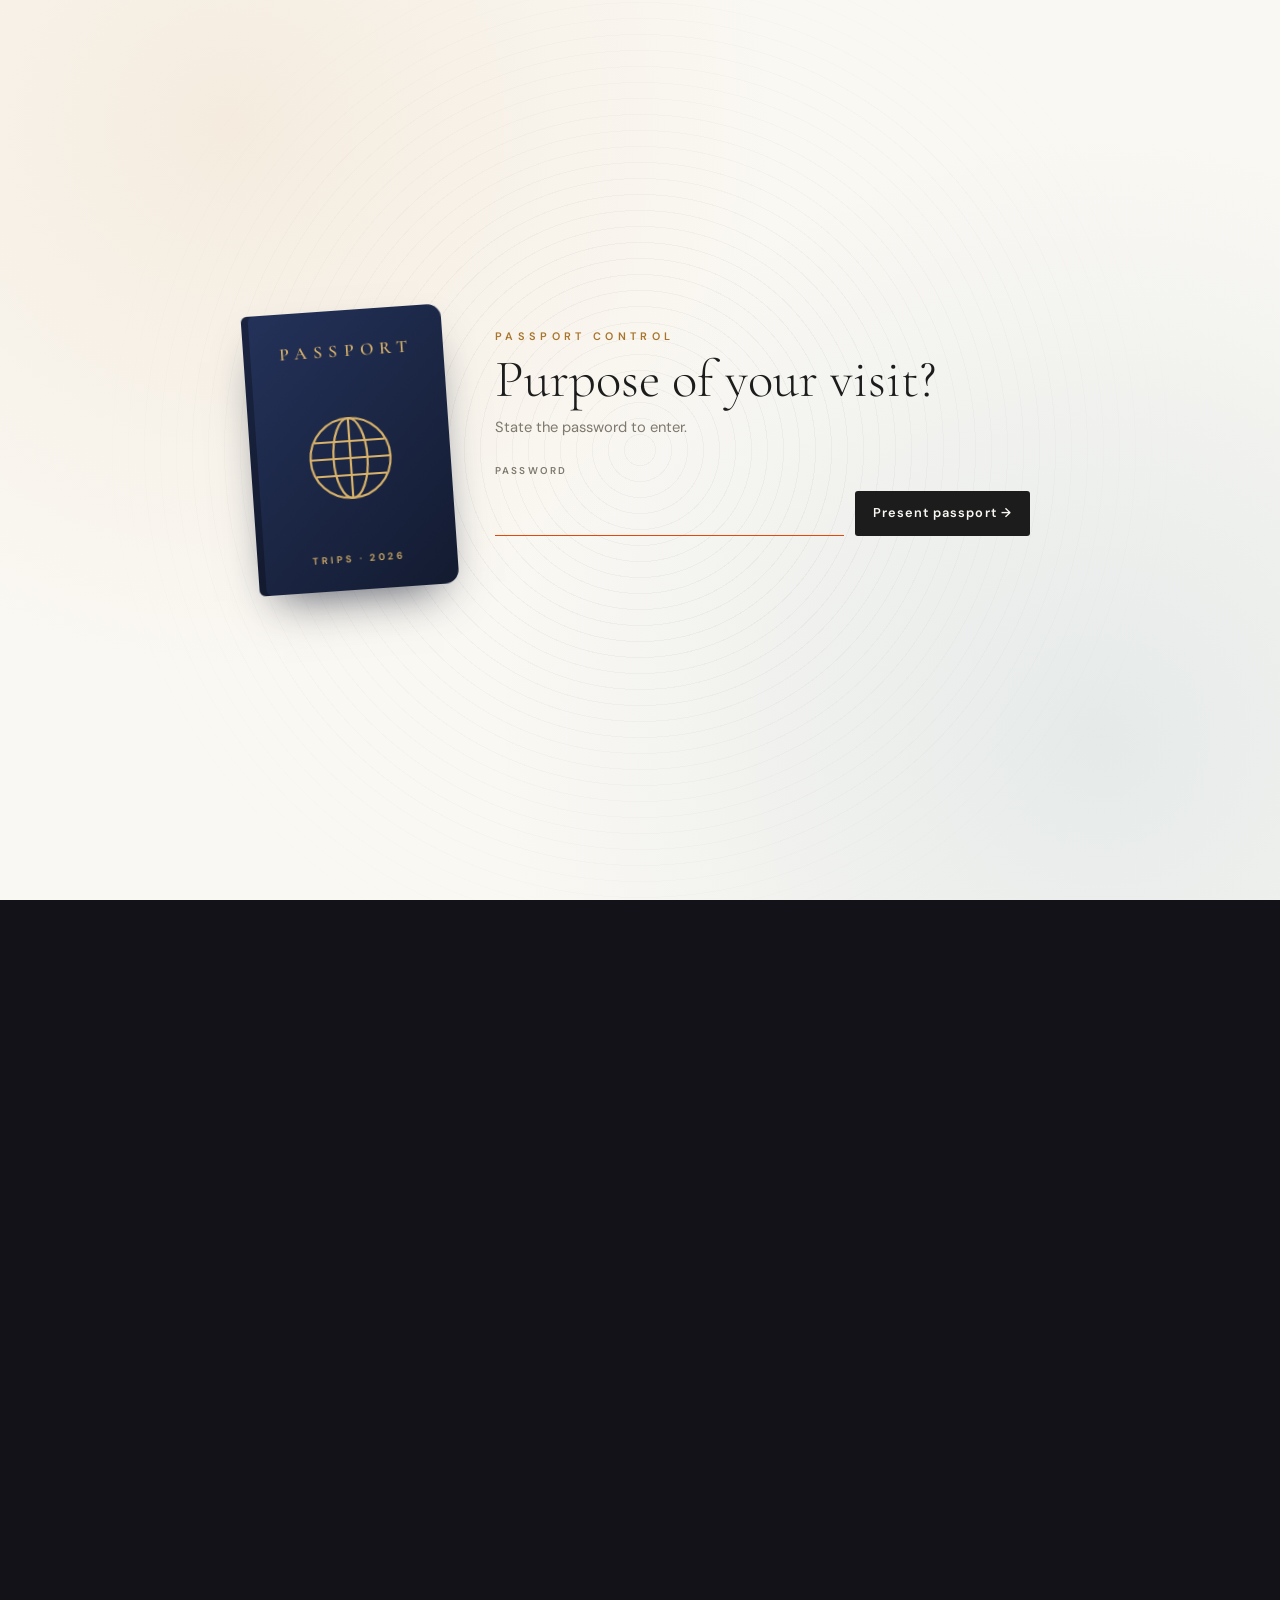
<file: sema.html>
<!DOCTYPE html>
<html lang="en">
<head>
<meta charset="UTF-8">
<meta name="viewport" content="width=device-width, initial-scale=1.0">
<script src="assets/gate.js"></script>
<title>SEMA — November 3–5, 2026</title>
<link rel="icon" href="data:image/svg+xml,<svg xmlns=%22http://www.w3.org/2000/svg%22 viewBox=%220 0 100 100%22><text y=%22.9em%22 font-size=%2290%22>🏁</text></svg>">
<link rel="preconnect" href="https://fonts.googleapis.com">
<link href="https://fonts.googleapis.com/css2?family=Bebas+Neue&family=Barlow:ital,wght@0,300;0,400;0,500;0,600;1,400&family=Barlow+Condensed:wght@500;600;700&display=swap" rel="stylesheet">
<link rel="stylesheet" href="assets/trip.css">
<style>
/* ═══ SEMA LOOK: the Strip at night — neon, chrome, checkered flags ═══ */
:root {
    --font-body: 'Barlow', sans-serif;
    --font-display: 'Bebas Neue', sans-serif;
    --font-cond: 'Barlow Condensed', sans-serif;
    --ink: #F1ECE4;
    --paper: #121218;
    --panel-bg: #1A1A22;
    --accent: #FF3D8B;
    --accent2: #2FD6E8;
    --gold: #F4B740;
    --tint: #3A1730;
    --tint-mid: #FF3D8B;
    --stone: #A29D96;
    --mist: #34343F;
    --slate: #C9C4BC;
    --hero-pattern: url("data:image/svg+xml,%3Csvg xmlns='http://www.w3.org/2000/svg' width='28' height='28'%3E%3Crect width='14' height='14' fill='%23F1ECE4' opacity='0.05'/%3E%3Crect x='14' y='14' width='14' height='14' fill='%23F1ECE4' opacity='0.05'/%3E%3C/svg%3E");
    --hero-pattern-size: 28px 28px;
    --checker: repeating-conic-gradient(var(--ink) 0 25%, transparent 0 50%);
}
.hero {
    background:
        radial-gradient(ellipse at 50% 100%, rgba(255,61,139,0.25), transparent 60%),
        linear-gradient(#0A0A11, #141225 60%, #251335);
}
.hero-bg::after {
    content: '';
    position: absolute;
    inset: 0 0 45% 0;
    background-image:
        radial-gradient(1.5px 1.5px at 12% 18%, #fff 50%, transparent 51%),
        radial-gradient(1px 1px at 27% 32%, #fff 50%, transparent 51%),
        radial-gradient(1.5px 1.5px at 41% 9%, #fff 50%, transparent 51%),
        radial-gradient(1px 1px at 58% 24%, #fff 50%, transparent 51%),
        radial-gradient(1.5px 1.5px at 73% 14%, #fff 50%, transparent 51%),
        radial-gradient(1px 1px at 86% 36%, #fff 50%, transparent 51%),
        radial-gradient(1px 1px at 93% 8%, #fff 50%, transparent 51%),
        radial-gradient(1px 1px at 5% 44%, #fff 50%, transparent 51%);
    opacity: 0.55;
}
.particle {
    animation-name: rise;
    border-radius: 50%;
    background: var(--accent2);
    box-shadow: 0 0 6px 2px rgba(47,214,232,0.6);
}
.particle:nth-child(3n) { background: var(--accent); box-shadow: 0 0 6px 2px rgba(255,61,139,0.6); }
.particle:nth-child(4n) { background: var(--gold); box-shadow: 0 0 6px 2px rgba(244,183,64,0.55); }
.trips-link { color: var(--accent2); font-family: var(--font-cond); font-size: 0.75rem; }
.hero-kicker {
    font-family: var(--font-cond);
    font-size: 0.85rem;
    letter-spacing: 0.4em;
    color: var(--accent2);
    text-shadow: 0 0 10px rgba(47,214,232,0.55);
}
.hero-content { padding-bottom: clamp(6rem, 27vh, 16rem); }
.hero-title {
    font-size: clamp(5.5rem, 19vw, 9.5rem);
    font-weight: 400;
    letter-spacing: 0.06em;
    color: #FFF4F8;
    text-shadow: 0 0 6px var(--accent), 0 0 18px var(--accent), 0 0 42px rgba(255,61,139,0.55);
    animation: flicker 2.4s linear 0.4s 1 both;
}
@keyframes flicker {
    0%, 6%, 10%, 14% { opacity: 1; }
    4%, 8%, 12% { opacity: 0.35; }
    15%, 100% { opacity: 1; }
}
.hero-date { font-family: var(--font-cond); font-size: 1rem; letter-spacing: 0.25em; color: var(--gold); }
.hero-names { color: var(--stone); }
.hero-rule { width: 140px; height: 10px; background: var(--checker) 0 0 / 10px 10px; opacity: 0.85; }
.hero-scroll { font-family: var(--font-cond); color: var(--accent2); letter-spacing: 0.25em; }

.facts {
    background: #17171E;
    border-top: none;
    box-shadow: inset 0 3px 0 var(--accent), inset 0 6px 0 #17171E, inset 0 8px 0 var(--accent2);
    padding-top: 1.6rem;
}
.fact-label { font-family: var(--font-cond); font-size: 0.72rem; color: var(--accent2); letter-spacing: 0.14em; }
.main-nav { background: rgba(18,18,24,0.92); }
.tab-num { font-family: var(--font-display); font-size: 1.15rem; font-weight: 400; letter-spacing: 0.05em; }
.tab-label, .tab-text { font-family: var(--font-cond); font-size: 0.68rem; letter-spacing: 0.12em; text-transform: uppercase; }
.tab.active { text-shadow: 0 0 10px rgba(255,61,139,0.7); box-shadow: 0 2px 12px -4px var(--accent); }

.panel-num {
    font-size: 4.4rem;
    font-weight: 400;
    color: transparent;
    -webkit-text-stroke: 1.5px var(--accent);
    text-shadow: 0 0 18px rgba(255,61,139,0.35);
}
.panel-title { font-family: var(--font-display); font-weight: 400; font-size: 1.9rem; letter-spacing: 0.04em; line-height: 1.05; }
.panel-date { font-family: var(--font-cond); font-size: 0.85rem; letter-spacing: 0.12em; text-transform: uppercase; }
.panel-mark {
    font-style: normal;
    font-size: 3rem;
    color: transparent;
    -webkit-text-stroke: 1px var(--stone);
    opacity: 0.45;
    letter-spacing: 0.06em;
}
.panel-divider { height: 6px; background: var(--checker) 0 0 / 6px 6px; opacity: 0.22; }
.panel-cover { font-family: var(--font-cond); font-size: 0.82rem; letter-spacing: 0.03em; border-top-color: #3A3A46; }
.panel-cover b { color: var(--accent2); }

.stop:hover { background: #1D1D26; }
.stop-time {
    font-family: var(--font-cond);
    font-size: 0.92rem;
    font-weight: 700;
    color: var(--gold);
    font-variant-numeric: tabular-nums;
    min-width: 70px;
}
.stop-name { font-size: 0.92rem; }
.stop-notes { font-size: 0.8rem; }
.tag {
    font-family: var(--font-cond);
    font-size: 0.66rem;
    letter-spacing: 0.1em;
    color: #121218;
    background: var(--tag-color);
    padding: 0 8px;
    border-radius: 0;
    transform: skewX(-12deg);
}
.t-flight { --tag-color: #2FD6E8; }
.t-move   { --tag-color: #7FE3EF; }
.t-hotel  { --tag-color: #F4B740; }
.t-eat    { --tag-color: #8BD17C; }
.t-meet   { --tag-color: #C59BFF; }
.t-trim   { --tag-color: #F08A4B; }
.t-cam    { --tag-color: #6FA8FF; }
.t-steps  { --tag-color: #FFD84D; }
.t-wheels { --tag-color: #D9D4CC; }
.t-sound  { --tag-color: #FF6FB1; }
.t-show   { --tag-color: #FF3D8B; }
.t-opt    { --tag-color: #8C8A86; }
.booth {
    font-family: var(--font-cond);
    font-weight: 700;
    font-size: 0.78em;
    letter-spacing: 0.05em;
    color: #121218;
    background: var(--ink);
    padding: 0 5px;
    border-radius: 2px;
    box-shadow: inset 0 0 0 1px #121218, 0 0 0 1px var(--stone);
    white-space: nowrap;
}
.stop-alert { background: rgba(255,61,139,0.1); }
.fun-fact {
    position: relative;
    background: #1D1B26;
    border-left: none;
    padding-left: 1rem;
    border-radius: 0 3px 3px 0;
}
.fun-fact::before {
    content: '';
    position: absolute;
    left: 0; top: 0; bottom: 0;
    width: 6px;
    background: repeating-conic-gradient(var(--ink) 0 25%, #121218 0 50%) 0 0 / 6px 6px;
    opacity: 0.7;
}
.map-pin { opacity: 0.75; }

.ref-title { font-size: 2.4rem; letter-spacing: 0.04em; }
.ref-rule { height: 6px; background: var(--checker) 0 0 / 6px 6px; opacity: 0.22; }
.sub-title { font-family: var(--font-cond); font-size: 0.85rem; font-weight: 700; letter-spacing: 0.14em; color: var(--accent2); }
.checklist input[type="checkbox"] { accent-color: var(--accent); }
.tip { border-left-color: var(--accent2); }
.costs-table th { font-family: var(--font-cond); font-size: 0.78rem; letter-spacing: 0.1em; }
.footer { border-top: none; position: relative; padding-top: 3rem; }
.footer::before {
    content: '';
    position: absolute;
    top: 0; left: 0; right: 0;
    height: 12px;
    background: var(--checker) 0 0 / 12px 12px;
    opacity: 0.2;
}
.footer-mark {
    font-style: normal;
    font-size: 2rem;
    letter-spacing: 0.1em;
    color: #FFF4F8;
    opacity: 0.9;
    text-shadow: 0 0 6px var(--accent), 0 0 16px var(--accent);
}
.footer-trips a { font-family: var(--font-cond); font-size: 0.8rem; color: var(--accent2); }
/* searchlights sweeping behind the skyline */
.beam {
    position: absolute;
    bottom: 90px;
    width: 180px;
    height: 95vh;
    transform-origin: 50% 100%;
    background: linear-gradient(to top, rgba(47,214,232,0.28), rgba(47,214,232,0) 80%);
    clip-path: polygon(47% 100%, 53% 100%, 100% 0, 0 0);
    filter: blur(3px);
    animation: sweep 12s ease-in-out infinite alternate;
    pointer-events: none;
}
.beam-1 { left: 14%; }
.beam-2 { left: 66%; background: linear-gradient(to top, rgba(255,61,139,0.26), rgba(255,61,139,0) 80%); animation-duration: 15s; animation-delay: -6s; }
@keyframes sweep { from { transform: rotate(-24deg); } to { transform: rotate(20deg); } }

/* countdown readout */
.hero-count {
    font-family: var(--font-cond);
    font-size: 0.85rem;
    letter-spacing: 0.22em;
    text-transform: uppercase;
    color: var(--accent2);
    border: 1px solid rgba(47,214,232,0.5);
    border-radius: 3px;
    padding: 0.3rem 0.9rem;
    box-shadow: 0 0 12px rgba(47,214,232,0.25), inset 0 0 10px rgba(47,214,232,0.12);
}
.hero-count + .hero-rule { margin-top: 0; }

/* Vegas marquee: chasing bulbs + vendor ticker */
.marquee { position: relative; overflow: hidden; background: #0C0C12; padding: 0.95rem 0; }
.marquee::before, .marquee::after {
    content: '';
    position: absolute;
    left: 0; right: 0;
    height: 6px;
    background: radial-gradient(circle, #F4B740 0 2px, transparent 2.6px) 0 50% / 16px 6px repeat-x;
    filter: drop-shadow(0 0 3px #F4B740);
    animation: bulbs 0.9s steps(2) infinite;
}
.marquee::before { top: 4px; }
.marquee::after { bottom: 4px; animation-direction: reverse; }
@keyframes bulbs { to { background-position: 16px 50%; } }
.marquee-track { display: flex; width: max-content; animation: ticker 70s linear infinite; }
.marquee-track span {
    font-family: var(--font-display);
    font-size: 1.5rem;
    letter-spacing: 0.14em;
    color: #FFF4F8;
    white-space: nowrap;
    text-shadow: 0 0 6px var(--accent), 0 0 14px rgba(255,61,139,0.6);
}
.marquee-track b { font-weight: 400; color: var(--gold); text-shadow: 0 0 8px var(--gold); margin: 0 0.7em; }
@keyframes ticker { to { transform: translateX(-50%); } }

/* Vegas ride list */
.rides { display: grid; grid-template-columns: repeat(auto-fit, minmax(250px, 1fr)); gap: 1rem; }
.ride { position: relative; display: flex; flex-direction: column; background: #1A1A22; border: 1px solid #2B2B35; border-radius: 6px; padding: 1.15rem 1.1rem 0.9rem; }
.ride::before { content: ''; position: absolute; top: -1px; left: 14px; right: 14px; height: 3px; border-radius: 0 0 3px 3px; background: var(--ride); box-shadow: 0 0 10px var(--ride); }
.ride-loop { --ride: #FF3D8B; }
.ride-zoox { --ride: #2FD6E8; }
.ride-cyber { --ride: #C9C4BC; }
.ride-head { display: flex; justify-content: space-between; align-items: center; gap: 0.6rem; }
.ride-name { font-family: var(--font-display); font-size: 1.9rem; letter-spacing: 0.05em; line-height: 1; color: #FFF4F8; text-shadow: 0 0 10px var(--ride); }
.ride-status { font-family: var(--font-cond); font-weight: 700; font-size: 0.68rem; letter-spacing: 0.12em; white-space: nowrap; padding: 1px 7px; color: #121218; background: var(--ride); transform: skewX(-12deg); }
.ride-status.off { color: var(--stone); background: transparent; border: 1px dashed var(--stone); }
.ride-sub { font-size: 0.78rem; color: var(--stone); margin: 0.3rem 0 0.6rem; }
.ride dl { margin: 0; flex: 1; }
.ride dt { font-family: var(--font-cond); font-size: 0.66rem; font-weight: 700; letter-spacing: 0.16em; text-transform: uppercase; color: var(--ride); margin-top: 0.55rem; }
.ride dd { margin: 0.1rem 0 0; font-size: 0.8rem; line-height: 1.5; color: var(--slate); }
.ride-done { display: flex; align-items: center; gap: 0.45rem; margin-top: 0.9rem; padding-top: 0.7rem; border-top: 1px dashed #34343F; font-family: var(--font-cond); font-weight: 600; font-size: 0.8rem; letter-spacing: 0.14em; cursor: pointer; }
.ride-done input { accent-color: var(--ride); }

/* lunch options inside an alert */
.options { margin: 0.4rem 0 0 1rem; }
.options li { margin: 0.25rem 0; }
.stop-alert a { color: var(--accent2); }

/* facts as show credentials */
.facts { padding: 1.9rem 1.5rem 1.5rem; }
.facts-inner { gap: 1rem; }
.fact {
    position: relative;
    flex-direction: column;
    gap: 0.3rem;
    background: #1C1C25;
    border: 1px solid #2E2E3A;
    border-radius: 6px;
    padding: 0.9rem 1rem 0.85rem;
}
.fact::before {
    content: '';
    position: absolute;
    top: -1px; left: 14px; right: 14px;
    height: 3px;
    border-radius: 0 0 3px 3px;
    background: var(--accent2);
    box-shadow: 0 0 10px var(--accent2);
}
.fact:nth-child(2)::before { background: var(--gold); box-shadow: 0 0 10px var(--gold); }
.fact:nth-child(3)::before { background: var(--accent); box-shadow: 0 0 10px var(--accent); }
.fact::after {
    content: '';
    position: absolute;
    top: 11px; right: 14px;
    width: 24px; height: 5px;
    border-radius: 3px;
    background: #0E0E14;
    box-shadow: inset 0 1px 1px #000;
}
.fact-label { padding-top: 0; }

/* day at a glance: dashboard readouts + a checkpoint route */
.glance { gap: 0.7rem; }
.glance-item { background: #1A1A22; border: 1px solid #2B2B35; border-radius: 4px; padding: 0.45rem 0.85rem 0.5rem; min-width: 130px; }
.glance-label { font-family: var(--font-cond); font-size: 0.66rem; letter-spacing: 0.16em; color: var(--accent2); }
.glance-value { font-family: var(--font-display); font-weight: 400; font-size: 1.35rem; letter-spacing: 0.04em; color: #FFF4F8; line-height: 1.1; }
.route { font-family: var(--font-cond); font-size: 0.8rem; font-weight: 600; letter-spacing: 0.1em; text-transform: uppercase; }
.route li::after { width: 11px; height: 11px; background: #121218; border: 2px solid var(--accent); box-shadow: 0 0 8px var(--accent); box-sizing: border-box; }
.route li:first-child::after { background: var(--checker) 0 0 / 5px 5px; border-color: var(--ink); box-shadow: none; }
.route li:last-child::after { background: var(--accent); }
.route li + li::before { border-top: 2px dashed #4A4A58; }

/* category tracker */
.tracker { border-collapse: separate; border-spacing: 0 4px; width: 100%; max-width: 560px; }
.tracker th { font-family: var(--font-cond); font-size: 0.75rem; font-weight: 600; letter-spacing: 0.14em; color: var(--stone); text-align: center; padding-bottom: 0.2rem; }
.tracker td { padding: 0.45rem 0; text-align: center; background: #17171E; }
.tracker td:first-child { text-align: left; padding-left: 0.8rem; font-weight: 600; font-size: 0.85rem; border-radius: 4px 0 0 4px; }
.tracker td:last-child { border-radius: 0 4px 4px 0; }
.tracker i { display: inline-block; width: 14px; height: 14px; border-radius: 50%; border: 1.5px solid #3A3A46; vertical-align: middle; }
.tracker i.on { background: var(--accent); border-color: var(--accent); box-shadow: 0 0 10px var(--accent); }
.tracker i.half { border-color: var(--accent2); box-shadow: 0 0 6px var(--accent2), inset 0 0 0 3px #17171E; background: var(--accent2); }
.tracker-key { font-family: var(--font-cond); font-size: 0.75rem; letter-spacing: 0.06em; color: var(--stone); margin-top: 0.4rem; }
.tracker-key i { display: inline-block; width: 10px; height: 10px; border-radius: 50%; margin: 0 0.3rem 0 0.8rem; vertical-align: -1px; }

/* campus map */
.campus { width: 100%; max-width: 760px; height: auto; display: block; margin: 0.4rem 0 0.6rem; }
.campus text { font-family: var(--font-cond); }
@media (prefers-reduced-motion: reduce) {
    .hero-title, .beam, .marquee-track, .marquee::before, .marquee::after { animation: none; }
}
@media print {
    .facts, .fact, .glance-item, .tracker td, .fun-fact, .stop-alert { background: #f4f4f4 !important; box-shadow: none !important; }
    .fact::before, .fact::after, .fun-fact::before { display: none; }
    .booth { background: #fff; color: #111; box-shadow: inset 0 0 0 1px #111; }
    .ride { background: #f4f4f4 !important; }
    .ride-name { color: #111 !important; text-shadow: none !important; }
    .panel-num, .panel-mark, .glance-value, .footer-mark { color: #111 !important; -webkit-text-stroke: 0; text-shadow: none !important; }
}
</style>
</head>
<body data-store="sema26_" data-start="2026-11-03" data-end="2026-11-05">

<!-- ═══ HERO ═══ -->
<section class="hero">
    <div class="hero-bg">
        <div class="beam beam-1"></div>
        <div class="beam beam-2"></div>
        <svg class="hero-art" viewBox="0 0 1400 420" preserveAspectRatio="xMidYMax meet" aria-hidden="true">
            <defs>
                <linearGradient id="cityGlow" x1="0" y1="0" x2="0" y2="1">
                    <stop offset="0%" stop-color="#FF3D8B" stop-opacity="0"/>
                    <stop offset="100%" stop-color="#FF3D8B" stop-opacity="0.3"/>
                </linearGradient>
                <linearGradient id="tower" x1="0" y1="0" x2="1" y2="0">
                    <stop offset="0%" stop-color="#2C2A3A"/>
                    <stop offset="100%" stop-color="#15141C"/>
                </linearGradient>
                <pattern id="winGold" width="12" height="14" patternUnits="userSpaceOnUse">
                    <rect x="4" y="4" width="3" height="5" fill="#F4B740" opacity="0.6"/>
                </pattern>
                <pattern id="winCyan" width="10" height="12" patternUnits="userSpaceOnUse">
                    <rect x="3" y="3" width="2" height="4" fill="#2FD6E8" opacity="0.5"/>
                </pattern>
                <filter id="neon" x="-20%" y="-20%" width="140%" height="140%">
                    <feGaussianBlur stdDeviation="2.5" result="blur"/>
                    <feMerge><feMergeNode in="blur"/><feMergeNode in="SourceGraphic"/></feMerge>
                </filter>
            </defs>
            <rect y="190" width="1400" height="230" fill="url(#cityGlow)"/>
            <!-- Spring Mountains behind the Strip -->
            <path d="M0 300 L80 268 L150 280 L240 222 L320 262 L410 210 L500 252 L590 232 L680 270 L770 236 L870 280 L960 242 L1060 276 L1160 230 L1270 268 L1400 246 L1400 420 L0 420Z" fill="#2B1D3A" opacity="0.9"/>
            <!-- skyline -->
            <g fill="url(#tower)">
                <rect x="120" y="330" width="55" height="90"/>
                <rect x="180" y="285" width="38" height="135"/>
                <rect x="223" y="315" width="62" height="105"/>
                <rect x="360" y="270" width="70" height="150"/>
                <rect x="435" y="310" width="48" height="110"/>
                <path d="M490 420 L490 250 Q530 226 572 234 L572 420Z"/>
                <rect x="578" y="292" width="46" height="128"/>
                <rect x="630" y="260" width="58" height="160"/>
                <path d="M700 420 L700 92 Q712 56 772 44 L772 420Z"/>
                <rect x="780" y="280" width="52" height="140"/>
                <rect x="838" y="245" width="75" height="175"/>
                <rect x="918" y="315" width="40" height="105"/>
                <path d="M963 420 L963 215 L996 190 L1029 215 L1029 420Z"/>
                <rect x="1034" y="295" width="50" height="125"/>
                <rect x="1090" y="325" width="36" height="95"/>
                <rect x="1345" y="340" width="55" height="80"/>
            </g>
            <!-- the STRAT -->
            <rect x="318" y="150" width="12" height="270" fill="#1C1B25"/>
            <ellipse cx="324" cy="165" rx="26" ry="10" fill="#24222F"/>
            <ellipse cx="324" cy="179" rx="18" ry="7" fill="#24222F"/>
            <rect x="322" y="96" width="4" height="60" fill="#1C1B25"/>
            <circle cx="324" cy="95" r="2.5" fill="#FF3D8B" filter="url(#neon)"/>
            <!-- lit windows -->
            <rect x="360" y="278" width="70" height="142" fill="url(#winGold)"/>
            <rect x="630" y="268" width="58" height="152" fill="url(#winCyan)"/>
            <rect x="708" y="100" width="58" height="320" fill="url(#winGold)" opacity="0.8"/>
            <rect x="838" y="252" width="75" height="168" fill="url(#winCyan)"/>
            <rect x="963" y="222" width="66" height="198" fill="url(#winGold)" opacity="0.7"/>
            <!-- neon edges -->
            <path d="M700 92 Q712 56 772 44" stroke="#FF3D8B" stroke-width="2.5" fill="none" filter="url(#neon)"/>
            <line x1="700" y1="92" x2="700" y2="420" stroke="#FF3D8B" stroke-width="1.2" opacity="0.6" filter="url(#neon)"/>
            <path d="M490 250 Q530 226 572 234" stroke="#F4B740" stroke-width="1.8" fill="none" filter="url(#neon)"/>
            <rect x="636" y="246" width="46" height="9" stroke="#FF3D8B" stroke-width="1.5" fill="none" filter="url(#neon)"/>
            <path d="M963 215 L996 190 L1029 215" stroke="#2FD6E8" stroke-width="1.8" fill="none" filter="url(#neon)"/>
            <!-- LVCC West Hall -->
            <path d="M1135 420 L1135 380 L1340 366 L1340 420Z" fill="#1D1C26"/>
            <path d="M1135 380 L1340 366" stroke="#2FD6E8" stroke-width="2" filter="url(#neon)"/>
            <!-- the Boulevard -->
            <rect y="412" width="1400" height="8" fill="#0D0D13"/>
            <line x1="0" y1="416" x2="1400" y2="416" stroke="#F4B740" stroke-width="1.5" stroke-dasharray="18 14" opacity="0.5"/>
        </svg>
        <div id="particles" data-kind="rise" data-count="18"></div>
    </div>
    <a class="trips-link" href="index.html">← ALL TRIPS</a>
    <div class="hero-content">
        <div class="hero-kicker">LAS VEGAS · LVCC</div>
        <h1 class="hero-title">SEMA</h1>
        <div class="hero-date">NOVEMBER 3 – 5, 2026</div>
        <div class="hero-names">Bradley Albright, Zachary Scharfstein &amp; James</div>
        <div class="hero-count" data-countdown data-before="GREEN FLAG IN {days}" data-during="LAP {d} OF {t}" data-after="CHEQUERED FLAG"></div>
        <div class="hero-rule"></div>
        <p class="hero-desc">Three days on the Las Vegas Convention Center floor hunting interior trim, cameras, side steps, wheels and sound. Papi Steak with XPEL, Thai at Lotus of Siam, Absinthe at Caesars — and a 5:15 AM getaway to Costa Rica at the end.</p>
        <a href="#main" class="hero-scroll">▼ EXPLORE THE SHOW PLAN</a>
    </div>
</section>

<!-- ═══ MARQUEE ═══ -->
<div class="marquee" aria-hidden="true">
    <div class="marquee-track"><span>XPEL<b>★</b>KATZKIN<b>★</b>ALEA<b>★</b>WEATHERTECH<b>★</b>DYNAMAT<b>★</b>RYDEEN<b>★</b>GENTEX<b>★</b>ALPINE<b>★</b>ROCKFORD FOSGATE<b>★</b>WESTIN<b>★</b>BLACK HORSE<b>★</b>REALTRUCK<b>★</b>RAYS<b>★</b>MICKEY THOMPSON<b>★</b>HUSHMAT<b>★</b>METRA<b>★</b></span><span>XPEL<b>★</b>KATZKIN<b>★</b>ALEA<b>★</b>WEATHERTECH<b>★</b>DYNAMAT<b>★</b>RYDEEN<b>★</b>GENTEX<b>★</b>ALPINE<b>★</b>ROCKFORD FOSGATE<b>★</b>WESTIN<b>★</b>BLACK HORSE<b>★</b>REALTRUCK<b>★</b>RAYS<b>★</b>MICKEY THOMPSON<b>★</b>HUSHMAT<b>★</b>METRA<b>★</b></span></div>
</div>

<!-- ═══ FACTS BAR ═══ -->
<div class="facts" id="main">
    <div class="facts-inner">
        <div class="fact">
            <span class="fact-label">FLIGHT</span>
            <div class="fact-val"><b>UA 1631</b> EWR→LAS Tue Nov 3<br>9:11 AM → 12:04 PM · Conf: <b>K0D4JY</b></div>
        </div>
        <div class="fact">
            <span class="fact-label">HOTEL</span>
            <div class="fact-val"><b>Fontainebleau Las Vegas</b><br>Nov 3–6 · $722.96 on file · 15-min walk to West Hall</div>
        </div>
        <div class="fact">
            <span class="fact-label">SHOW</span>
            <div class="fact-val">Registration ID <b>290817</b><br>LVCC · 9 AM–5 PM Tue–Thu · SEMAShow app</div>
        </div>
    </div>
</div>

<!-- ═══ NAVIGATION ═══ -->
<nav class="main-nav">
    <div class="nav-inner">
        <button class="tab" data-panel="day-1"><span class="tab-num">01</span><span class="tab-label">Tue · West</span></button>
        <button class="tab" data-panel="day-2"><span class="tab-num">02</span><span class="tab-label">Wed · North</span></button>
        <button class="tab" data-panel="day-3"><span class="tab-num">03</span><span class="tab-label">Thu · Lots</span></button>
        <div class="nav-sep"></div>
        <button class="tab" data-panel="vendors"><span class="tab-text">◎ Vendors</span></button>
        <button class="tab" data-panel="rides"><span class="tab-text">🚕 Rides</span></button>
        <button class="tab" data-panel="actions"><span class="tab-text">☑ Actions</span></button>
        <button class="tab" data-panel="costs"><span class="tab-text">$ Costs</span></button>
        <button class="tab" data-panel="tips"><span class="tab-text">→ Getting Around</span></button>
        <button class="tab" data-panel="packing"><span class="tab-text">🎒 Pack</span></button>
        <button class="tab" data-panel="emergency"><span class="tab-text">🚨 Emergency</span></button>
    </div>
</nav>

<!-- ═══ PANELS ═══ -->
<div class="panels">

    <!-- DAY 1 -->
    <div class="panel" id="day-1" data-date="2026-11-03">
        <div class="panel-header">
            <div class="panel-num">01</div>
            <div class="panel-meta">
                <h2 class="panel-title">Arrive + West Hall</h2>
                <div class="panel-date">Tuesday, November 3</div>
            </div>
            <div class="panel-mark">WEST</div>
        </div>
        <p class="panel-narrative">Morning flight from Newark, check in at the Fontainebleau, then a tight three-hour pass of West Hall. Hard stop at 6:30 PM for dinner with XPEL.</p>
        <div class="glance">
            <div class="glance-item"><span class="glance-label">On the floor</span><span class="glance-value">2:00–5:00 PM</span></div>
            <div class="glance-item"><span class="glance-label">Hall</span><span class="glance-value">West</span></div>
            <div class="glance-item"><span class="glance-label">Hard stop</span><span class="glance-value">6:30 PM · XPEL</span></div>
        </div>
        <ol class="route"><li>Newark</li><li>LAS</li><li>Fontainebleau</li><li>West Hall</li><li>Papi Steak</li></ol>
        <div class="panel-divider"></div>
        <div class="stops"><div class="stop">
            <div class="stop-time">9:11 AM</div>
            <div class="stop-body">
                <div class="stop-name">UA 1631: Newark (EWR) → Las Vegas (LAS) <span class="tag t-flight">FLIGHT</span> <a href="https://maps.apple.com/?ll=40.6956,-74.1777&q=Newark+Liberty+International+Airport" target="_blank" rel="noopener" class="map-pin" title="Open in Apple Maps">📍</a></div>
                <div class="stop-notes">Confirmation K0D4JY. United uses Newark Terminals A and C, so check the app for the gate. Lands 12:04 PM Pacific — Las Vegas is 3 hours behind New York. This is the changed SEMA flight: original fare $677.52, changed with $0.00 paid, which created the $388.12 United credit later applied to the Costa Rica ticket. <b>Pack your passport in your carry-on</b> — you need it Friday for Costa Rica.</div>
                <div class="fun-fact"><span class="fun-fact-icon">🏁</span> <span class="fun-fact-text">Newark opened in 1928 as the New York area's first major airport, and in the early 1930s it was among the busiest airports in the world.</span></div>
            </div>
        </div><div class="stop">
            <div class="stop-time">12:04 PM</div>
            <div class="stop-body">
                <div class="stop-name">Land at Harry Reid International (LAS) <span class="tag t-move">TRANSIT</span> <a href="https://maps.apple.com/?ll=36.0840,-115.1537&q=Harry+Reid+International+Airport" target="_blank" rel="noopener" class="map-pin" title="Open in Apple Maps">📍</a></div>
                <div class="stop-notes">United arrives at <b>Terminal 3</b>. Taxis wait outside T3 baggage claim near door 52 (Level Zero); the Fontainebleau is in Zone 3, a <b>flat $30.25</b> fare plus small airport and card fees. Rideshare picks up on the Valet level of the T3 garage. Under 20 minutes to the hotel at 2777 S Las Vegas Blvd, the north end of the Strip.</div>
                <div class="stop-alert">🚕 <b>Ride list:</b> make this the Zoox ride instead — Level 0, Door 55, cross at the "3" crosswalk to the second island. Details on the Rides tab.</div>
                <div class="fun-fact"><span class="fun-fact-icon">🏁</span> <span class="fun-fact-text">The airport was McCarran International until December 2021, when it was renamed for Senator Harry Reid. Slot machines sit right at the gates — the first and last chance to gamble in Nevada.</span></div>
            </div>
        </div><div class="stop">
            <div class="stop-time">12:45 PM</div>
            <div class="stop-body">
                <div class="stop-name">Check in: Fontainebleau Las Vegas <span class="tag t-hotel">HOTEL</span> <a href="https://maps.apple.com/?ll=36.1360,-115.1593&q=Fontainebleau+Las+Vegas" target="_blank" rel="noopener" class="map-pin" title="Open in Apple Maps">📍</a></div>
                <div class="stop-notes">$722.96 on file (work expense). If the room isn't ready yet, leave bags with the bell desk. The hotel has its own Vegas Loop station (Level V1, far lane of Rideshare Pickup, via the South Lobby escalators), but it's $7 a ride to the LVCC — the 15-minute walk usually wins.</div>
                <div class="fun-fact"><span class="fun-fact-icon">🏁</span> <span class="fun-fact-text">Construction stalled in 2009 and the tower stood unfinished on the Strip for over a decade before it finally opened in December 2023. At 737 ft it is the tallest occupied building in Nevada.</span></div>
            </div>
        </div><div class="stop">
            <div class="stop-time">1:30 PM</div>
            <div class="stop-body">
                <div class="stop-name">Walk to West Hall + badge <span class="tag t-move">TRANSIT</span> <a href="https://maps.apple.com/?ll=36.1330,-115.1570&q=LVCC+West+Hall" target="_blank" rel="noopener" class="map-pin" title="Open in Apple Maps">📍</a></div>
                <div class="stop-notes">About 0.7 mi, 15 min: south on Las Vegas Blvd, then east on Convention Center Dr to the West Hall entrance (300 Convention Center Dr). On the way, look up XPEL's booth in the SEMAShow app — it isn't published anywhere for 2026.</div>
                <div class="stop-alert">Badges were only mailed to people who registered online by Sep 25. If yours didn't come, collect it at West Hall registration (7:30 AM–5 PM) with ID 290817 ($399, work expense) and a <b>physical</b> government photo ID — no copies or phone photos. A lost badge costs $100 to reprint.</div>
                <div class="fun-fact"><span class="fun-fact-icon">🏁</span> <span class="fun-fact-text">The first SEMA Show was held in 1967 under the grandstands at Dodger Stadium. It has called Las Vegas home since the late 1970s, and West Hall — opened in 2021 — added 1.4 million sq ft to the convention center.</span></div>
            </div>
        </div><div class="stop">
            <div class="stop-time">2:00 PM</div>
            <div class="stop-body">
                <div class="stop-name">XPEL <span class="booth">BOOTH # IN APP</span> <span class="tag t-meet">MEET</span> <a href="https://maps.apple.com/?ll=36.1330,-115.1570&q=LVCC+West+Hall" target="_blank" rel="noopener" class="map-pin" title="Open in Apple Maps">📍</a></div>
                <div class="stop-notes">West Hall, Restyling &amp; Car Care. Booth number not published for 2026 — the #52065 in circulation is from XPEL's October 2024 release. A quick hello ahead of tonight's dinner; save the deep conversation for the table.</div>
            </div>
        </div><div class="stop">
            <div class="stop-time">2:30 PM</div>
            <div class="stop-body">
                <div class="stop-name">Katzkin + Alea <span class="booth">BOOTH # IN APP</span> <span class="tag t-trim">INTERIOR TRIM</span></div>
                <div class="stop-notes">Restyling section; neither booth number is published for 2026. Interior trim starts here: compare the two leather programs side by side.</div>
            </div>
        </div><div class="stop">
            <div class="stop-time">3:15 PM</div>
            <div class="stop-body">
                <div class="stop-name">PRO Cup Challenge <span class="booth">#50237</span> <span class="tag t-show">SHOW</span></div>
                <div class="stop-notes">The six restyler builds, with Alea and Katzkin products in them. People's Choice voting is open (closes Wednesday 2 PM).</div>
            </div>
        </div><div class="stop">
            <div class="stop-time">3:45 PM</div>
            <div class="stop-body">
                <div class="stop-name">WeatherTech <span class="booth">#55087</span> + Westin <span class="booth">#55051</span> <span class="tag t-steps">SIDE STEPS</span></div>
                <div class="stop-notes">Both in the 55000 block, near Ford #55033. Westin opens the side steps category.</div>
                <div class="fun-fact"><span class="fun-fact-icon">🏁</span> <span class="fun-fact-text">WeatherTech makes its FloorLiners in Bolingbrook, Illinois — "made in America" has been the centrepiece of its Super Bowl ads.</span></div>
            </div>
        </div><div class="stop">
            <div class="stop-time">4:30 PM</div>
            <div class="stop-body">
                <div class="stop-name">Black Horse Off Road <span class="booth">#57185</span> <span class="tag t-steps">SIDE STEPS</span> <span class="tag t-trim">INTERIOR TRIM</span></div>
                <div class="stop-notes">Power running boards on their 2026 Ram build. Bonus: the build's interior is Katzkin leather — a second, in-vehicle look at Katzkin's work.</div>
            </div>
        </div><div class="stop">
            <div class="stop-time">5:00 PM</div>
            <div class="stop-body">
                <div class="stop-name">Halls close <span class="tag t-opt">OPTION</span></div>
                <div class="stop-notes">It's already dark — sunset is 4:42 PM. Back to the Fontainebleau, or first the PRO Reception: 5–7 PM in West Hall room W326 (3rd floor), <b>RSVP required</b>.</div>
            </div>
        </div><div class="stop">
            <div class="stop-time">6:30 PM</div>
            <div class="stop-body">
                <div class="stop-name">Dinner: Papi Steak, Fontainebleau — with XPEL <span class="tag t-eat">EAT</span> <span class="tag t-meet">MEET</span> <a href="https://maps.apple.com/?ll=36.1360,-115.1593&q=Papi+Steak+Fontainebleau+Las+Vegas" target="_blank" rel="noopener" class="map-pin" title="Open in Apple Maps">📍</a></div>
                <div class="stop-notes">Reservation with XPEL — the hard stop the afternoon plan is built around. Mezzanine level. Dress is upscale casual: no hats, shorts, tank tops, flip-flops or team sportswear. 702-998-3800.</div>
                <div class="fun-fact"><span class="fun-fact-icon">🏁</span> <span class="fun-fact-text">Papi Steak started in Miami Beach, created by David "Papi" Einhorn and David Grutman. Its namesake dish is a 32 oz Glatt Kosher tomahawk finished with "secret sauce".</span></div>
            </div>
        </div></div>
        <p class="panel-cover"><b>Tuesday covers:</b> XPEL ✓ · Katzkin ✓ · Alea ✓ · WeatherTech ✓ · Interior trim (started) · Side steps (started)</p>
    </div>

    <!-- DAY 2 -->
    <div class="panel" id="day-2" data-date="2026-11-04">
        <div class="panel-header">
            <div class="panel-num">02</div>
            <div class="panel-meta">
                <h2 class="panel-title">North Hall + Central Hall</h2>
                <div class="panel-date">Wednesday, November 4</div>
            </div>
            <div class="panel-mark">NORTH</div>
        </div>
        <p class="panel-narrative">Sound and cameras in North Hall all morning, lunch with James from London, then interior trim and the OEM side of cameras in Central Hall. Dinner at Lotus of Siam at 7:30.</p>
        <div class="glance">
            <div class="glance-item"><span class="glance-label">On the floor</span><span class="glance-value">9:00 AM–5:00 PM</span></div>
            <div class="glance-item"><span class="glance-label">Halls</span><span class="glance-value">North · Central</span></div>
            <div class="glance-item"><span class="glance-label">Fixed</span><span class="glance-value">11:30 Lunch · James</span></div>
            <div class="glance-item"><span class="glance-label">Dinner</span><span class="glance-value">7:30 · Lotus of Siam</span></div>
        </div>
        <ol class="route"><li>Fontainebleau</li><li>North Hall</li><li>Lunch</li><li>Central Hall</li><li>Flex</li><li>Lotus of Siam</li></ol>
        <div class="panel-divider"></div>
        <div class="stops"><div class="stop">
            <div class="stop-time">8:40 AM</div>
            <div class="stop-body">
                <div class="stop-name">Fontainebleau → North Hall <span class="tag t-move">TRANSIT</span> <a href="https://maps.apple.com/?ll=36.1345,-115.1525&q=LVCC+North+Hall" target="_blank" rel="noopener" class="map-pin" title="Open in Apple Maps">📍</a></div>
                <div class="stop-notes">Walk to West Hall, then cross to North Hall on the Skywalk / Paradise Bridge.</div>
            </div>
        </div><div class="stop">
            <div class="stop-time">9:00 AM</div>
            <div class="stop-body">
                <div class="stop-name">North Hall: sound sweep <span class="tag t-sound">SOUND</span></div>
                <div class="stop-notes">All four sit in the 10300–10700 rows, so take them in booth order and never double back: Alpine <span class="booth">#10373</span> → Metra <span class="booth">#10439</span> → Rockford Fosgate <span class="booth">#10509</span> → Stinger <span class="booth">#10673</span>.</div>
            </div>
        </div><div class="stop">
            <div class="stop-time">10:45 AM</div>
            <div class="stop-body">
                <div class="stop-name">North Hall: cameras <span class="tag t-cam">CAMERAS</span></div>
                <div class="stop-notes">Rydeen <span class="booth">#10109</span> first — the headline camera stop: its TOMBO 360° surround-view mirror systems debut here. Then Uniden <span class="booth">#10309</span> and Thinkware <span class="booth">#10829</span>, then out for lunch.</div>
            </div>
        </div><div class="stop">
            <div class="stop-time">11:30 AM</div>
            <div class="stop-body">
                <div class="stop-name">Lunch with James <span class="tag t-eat">EAT</span> <span class="tag t-meet">MEET</span></div>
                <div class="stop-notes">James, a coworker from London, arrives at 11:00 AM and is at the show from here on. Lunch is blocked 11:30 AM–1:00 PM.</div>
                <div class="stop-alert">⚠ Venue still to be decided. Checked options that are open at 11:30 on a Wednesday:<ul class="options"><li><b>Cipriani</b>, Wynn Plaza — Harry's Bar heritage, polished room; opens 11:30, $34 three-course daily menu. <a href="https://resy.com/cities/las-vegas-nv/venues/cipriani-las-vegas" target="_blank" rel="noopener">Book on Resy</a></li><li><b>Wally's</b>, Resorts World (The District) — wine bar and restaurant beside the Loop station; weekday lunch 11–3; $4.75 Loop ride from the LVCC. <a href="https://www.sevenrooms.com/explore/wallysrwlasvegas/reservations/create/search/" target="_blank" rel="noopener">Book</a></li><li><b>Vida</b>, Fontainebleau — American brasserie, open until 2 PM; the easiest logistics. <a href="https://fblv.tablz.com/vida" target="_blank" rel="noopener">Book</a></li></ul></div>
            </div>
        </div><div class="stop">
            <div class="stop-time">1:00 PM</div>
            <div class="stop-body">
                <div class="stop-name">Central Hall: interior trim block <span class="tag t-trim">INTERIOR TRIM</span> <a href="https://maps.apple.com/?ll=36.1316,-115.1517&q=Las+Vegas+Convention+Center+Central+Hall" target="_blank" rel="noopener" class="map-pin" title="Open in Apple Maps">📍</a></div>
                <div class="stop-notes">Dynamat <span class="booth">#22689</span> (Hot Rod Alley) → HushMat <span class="booth">#23095</span> → TMI Products <span class="booth">#24477</span>. Together with Tuesday's Katzkin and Alea, this finishes interior trim.</div>
            </div>
        </div><div class="stop">
            <div class="stop-time">2:30 PM</div>
            <div class="stop-body">
                <div class="stop-name">Gentex <span class="booth">#23889</span> <span class="tag t-cam">CAMERAS</span></div>
                <div class="stop-notes">The camera-based Full Display Mirror — the OEM-grade half of the cameras category, to set against Rydeen.</div>
                <div class="fun-fact"><span class="fun-fact-icon">🏁</span> <span class="fun-fact-text">Gentex, from Zeeland, Michigan, brought the first commercially successful auto-dimming rear-view mirror to market in the 1980s.</span></div>
            </div>
        </div><div class="stop">
            <div class="stop-time">3:15 PM</div>
            <div class="stop-body">
                <div class="stop-name">Mickey Thompson <span class="booth">#22453</span> <span class="tag t-wheels">WHEELS</span></div>
                <div class="stop-notes">Indoor wheels-and-tires preview of Thursday's lot pass. Also the day's buffer.</div>
                <div class="fun-fact"><span class="fun-fact-icon">🏁</span> <span class="fun-fact-text">Mickey Thompson was a land-speed racer before he was a tire brand — in 1960 he became the first American to top 400 mph, at Bonneville.</span></div>
            </div>
        </div><div class="stop">
            <div class="stop-time">4:00 PM</div>
            <div class="stop-body">
                <div class="stop-name">Flex / revisits <span class="tag t-opt">OPTION</span> <a href="https://maps.apple.com/?ll=36.1316,-115.1517&q=Vegas+Loop+Central+Station" target="_blank" rel="noopener" class="map-pin" title="Open in Apple Maps">📍</a></div>
                <div class="stop-notes">Option: Vegas Loop to West Hall for the PRO Happy Hour and Cup winner announcement (4–5 PM, PRO booth <span class="booth">#50237</span>). Or second conversations back in North Hall via the skywalk. The Loop hop ticks the Tesla tunnel off the ride list.</div>
                <div class="fun-fact"><span class="fun-fact-icon">🏁</span> <span class="fun-fact-text">The Vegas Loop runs Teslas through tunnels dug by The Boring Company. The convention-center section opened in 2021 and turns a 25-minute walk between halls into about two minutes.</span></div>
            </div>
        </div><div class="stop">
            <div class="stop-time">7:30 PM</div>
            <div class="stop-body">
                <div class="stop-name">Dinner: Lotus of Siam <span class="tag t-eat">EAT</span> <a href="https://maps.apple.com/?ll=36.1149,-115.1478&q=Lotus+of+Siam+620+E+Flamingo+Rd+Las+Vegas" target="_blank" rel="noopener" class="map-pin" title="Open in Apple Maps">📍</a></div>
                <div class="stop-notes">620 E Flamingo Rd — a short taxi or rideshare east of the Strip. Table for 3: Bradley, Zachary and James. OpenTable confirmation <b>159318</b>. They hold the table for 15 minutes, so aim to walk in at 7:30. Then an early-ish night — Friday's flight leaves at 5:15 AM.</div>
                <div class="fun-fact"><span class="fun-fact-icon">🏁</span> <span class="fun-fact-text">Lotus of Siam made its name on Northern Thai cooking — chef Saipin Chutima won the James Beard award for Best Chef: Southwest in 2011 — and on a serious German Riesling list.</span></div>
            </div>
        </div></div>
        <p class="panel-cover"><b>Wednesday covers:</b> Sound ✓ · Cameras ✓ · Dynamat ✓ · Interior trim (finished)</p>
    </div>

    <!-- DAY 3 -->
    <div class="panel" id="day-3" data-date="2026-11-05">
        <div class="panel-header">
            <div class="panel-num">03</div>
            <div class="panel-meta">
                <h2 class="panel-title">Outdoor Lots + South Hall + Mop-up</h2>
                <div class="panel-date">Thursday, November 5</div>
            </div>
            <div class="panel-mark">LOTS</div>
        </div>
        <p class="panel-narrative">No fixed commitments on the floor. Wheels in the outdoor lots before the heat and crowds, side steps in the Diamond Lot, then an afternoon for stragglers and second conversations. Absinthe at Caesars Palace at 7.</p>
        <div class="glance">
            <div class="glance-item"><span class="glance-label">Outdoors</span><span class="glance-value">9:00 AM–12:00</span></div>
            <div class="glance-item"><span class="glance-label">Show</span><span class="glance-value">7:00 · Absinthe</span></div>
            <div class="glance-item"><span class="glance-label">Friday wheels-up</span><span class="glance-value">5:15 AM</span></div>
        </div>
        <ol class="route"><li>Silver Lot</li><li>South Hall</li><li>Diamond Lot</li><li>Mop-up</li><li>Absinthe</li><li>Pack</li></ol>
        <div class="panel-divider"></div>
        <div class="stops"><div class="stop">
            <div class="stop-time">9:00 AM</div>
            <div class="stop-body">
                <div class="stop-name">Silver Lot: wheels <span class="tag t-wheels">WHEELS</span> <a href="https://maps.apple.com/?ll=36.1290,-115.1495&q=LVCC+Silver+Lot" target="_blank" rel="noopener" class="map-pin" title="Open in Apple Maps">📍</a></div>
                <div class="stop-notes">RAYS <span class="booth">#84000</span> — the first dedicated RAYS brand display at SEMA (Volk Racing and more) — and Mickey Thompson's outdoor display <span class="booth">#80001</span>. Go early, before the heat and crowds. Silver Lot sits by the Monorail station.</div>
                <div class="fun-fact"><span class="fun-fact-icon">🏁</span> <span class="fun-fact-text">RAYS forges its Volk Racing wheels in Japan. The six-spoke TE37, launched in 1996, is one of the most imitated wheel designs ever made.</span></div>
            </div>
        </div><div class="stop">
            <div class="stop-time">10:30 AM</div>
            <div class="stop-body">
                <div class="stop-name">South Hall Lower: wheels finish + showcase <span class="tag t-wheels">WHEELS</span> <a href="https://maps.apple.com/?ll=36.1280,-115.1525&q=LVCC+South+Hall" target="_blank" rel="noopener" class="map-pin" title="Open in Apple Maps">📍</a></div>
                <div class="stop-notes">Hurong Wheels <span class="booth">#47143</span> (forged manufacturer), a sweep of the Global Tire Expo, and a fast pass through the New Products Showcase <span class="booth">#41271</span>.</div>
            </div>
        </div><div class="stop">
            <div class="stop-time">11:15 AM</div>
            <div class="stop-body">
                <div class="stop-name">Diamond Lot: RealTruck <span class="booth">#W140</span> <span class="tag t-steps">SIDE STEPS</span> <a href="https://maps.apple.com/?ll=36.1335,-115.1555&q=LVCC+Diamond+Lot" target="_blank" rel="noopener" class="map-pin" title="Open in Apple Maps">📍</a></div>
                <div class="stop-notes">Beside West Hall. AMP Research power steps, Go Rhino and N-FAB. This closes out side steps — Westin, Black Horse and RealTruck all seen. The HorsePower Rodeo runs in the same lot.</div>
            </div>
        </div><div class="stop">
            <div class="stop-time">12:00 PM</div>
            <div class="stop-body">
                <div class="stop-name">Lunch / buffer <span class="tag t-eat">EAT</span></div>
                <div class="stop-notes">An hour of slack before the mop-up block.</div>
            </div>
        </div><div class="stop">
            <div class="stop-time">1:00 PM</div>
            <div class="stop-body">
                <div class="stop-name">Mop-up: the three unconfirmed names <span class="tag t-opt">APP CHECK</span></div>
                <div class="stop-notes">Windshield Defense (Racing Optics), MAXTRAX and NSV — no 2026 listing in any source checked. Search all three in the SEMA app; don't burn floor time hunting blind.</div>
            </div>
        </div><div class="stop">
            <div class="stop-time">1–5 PM</div>
            <div class="stop-body">
                <div class="stop-name">Alea leather at Mopar <span class="booth">#59119</span> <span class="tag t-trim">INTERIOR TRIM</span> <a href="https://maps.apple.com/?ll=36.1330,-115.1570&q=LVCC+West+Hall" target="_blank" rel="noopener" class="map-pin" title="Open in Apple Maps">📍</a></div>
                <div class="stop-notes">West Hall. See Alea leather installed in the Mopar Rumble Bee builds — the best view of Alea's product at the show if their own booth stays elusive. Second visits to Katzkin and XPEL as needed.</div>
            </div>
        </div><div class="stop">
            <div class="stop-time">1–5 PM</div>
            <div class="stop-body">
                <div class="stop-name">Follow-ups <span class="tag t-meet">MEET</span></div>
                <div class="stop-notes">Pricing conversations and card exchanges carried over from Tuesday and Wednesday.</div>
            </div>
        </div><div class="stop">
            <div class="stop-time">3:00 PM</div>
            <div class="stop-body">
                <div class="stop-name">PRO seminar: "Personalization Drives the Market" <span class="tag t-opt">OPTION</span> <a href="https://maps.apple.com/?ll=36.1345,-115.1525&q=LVCC+North+Hall" target="_blank" rel="noopener" class="map-pin" title="Open in Apple Maps">📍</a></div>
                <div class="stop-notes">3:00 PM, North Hall — room N257 or N259 (SEMA's two listings disagree, so check the app).</div>
            </div>
        </div><div class="stop">
            <div class="stop-time">6:00 PM</div>
            <div class="stop-body">
                <div class="stop-name">SEMA Industry Honors <span class="tag t-opt">SKIPPED</span> <a href="https://maps.apple.com/?ll=36.1360,-115.1593&q=BleauLive+Theater+Fontainebleau+Las+Vegas" target="_blank" rel="noopener" class="map-pin" title="Open in Apple Maps">📍</a></div>
                <div class="stop-alert">Clashes with Absinthe at 7 PM, so it's off the plan. Kept here in case Thursday changes.</div>
                <div class="stop-notes">At the Fontainebleau's BleauLive Theater — level 2, up the escalators beside the food court. Reception with open bar from 6 PM, ceremony 7:30 PM, cocktail attire. Tickets $50: wristbands in North Hall, 2nd floor outside room N251 (Nov 2–4, 8 AM–5 PM), or the Fontainebleau box office from 4:30 PM Thursday.</div>
            </div>
        </div><div class="stop">
            <div class="stop-time">7:00 PM</div>
            <div class="stop-body">
                <div class="stop-name">Absinthe — The Spiegeltent, Caesars Palace <span class="tag t-show">SHOW</span> <a href="https://maps.apple.com/?ll=36.1170,-115.1745&q=Absinthe+Spiegeltent+Caesars+Palace" target="_blank" rel="noopener" class="map-pin" title="Open in Apple Maps">📍</a></div>
                <div class="stop-notes">3 tickets: <b>SEC1, Row H, Seats 24–26</b>. Ticketmaster order <b>60-42458/NV3</b> ($669.60); the eTickets are in the Ticketmaster app. Caesars is mid-Strip, 10–15 minutes from the Fontainebleau by taxi — leave by about 6:15 PM.</div>
                <div class="fun-fact"><span class="fun-fact-icon">🏁</span> <span class="fun-fact-text">Absinthe opened at Caesars Palace in 2011 and plays in a Spiegeltent — a European "mirror tent" — staged in the round, so no seat is far from the action.</span></div>
            </div>
        </div><div class="stop">
            <div class="stop-time">Night</div>
            <div class="stop-body">
                <div class="stop-name">Pack for Costa Rica + set the alarm <span class="tag t-hotel">HOTEL</span></div>
                <div class="stop-notes">UA 361 leaves LAS at 5:15 AM Friday — be at Terminal 3 by about 3:45 AM. The Vegas Loop doesn't start until 6:15 AM, so book a taxi or rideshare for about 3:15 AM. Passport in the carry-on, Costa Rica clothes on top.</div>
                <div class="stop-alert">The trip carries on from here: <a href="costa-rica.html">Costa Rica itinerary →</a></div>
            </div>
        </div></div>
        <p class="panel-cover"><b>Thursday covers:</b> Wheels ✓ · Side steps (finished) · Windshield Defense / MAXTRAX / NSV (app check only)</p>
    </div>

    <!-- ═══ VENDORS ═══ -->
    <div class="panel" id="vendors">
        <div class="ref-section">
            <h2 class="ref-title">Vendor Checklist</h2>
            <div class="ref-rule"></div>
            <div class="sub-title">NAMED VENDORS</div>
            <ul class="checklist">
                <li><input type="checkbox" data-key="v0"><span class="nm">XPEL</span><span class="dt">Confirmed 2026 exhibitor, West Hall Restyling &amp; Car Care. Booth # not verified — #52065 is from the Oct 2024 release. Dinner Tue 6:30 PM.</span></li>
                <li><input type="checkbox" data-key="v1"><span class="nm">Alea (seat coverings)</span><span class="dt">Alea Leather USA, PRO Cup sponsor (#50237); own booth # not verified. Installed at Mopar #59119 (Rumble Bee builds, per Stellantis Oct 27, 2026).</span></li>
                <li><input type="checkbox" data-key="v2"><span class="nm">Katzkin</span><span class="dt">Confirmed exhibitor, Restyling anchor; booth # not verified. In the Black Horse Ram at #57185; also a PRO Cup sponsor (#50237).</span></li>
                <li><input type="checkbox" data-key="v3"><span class="nm">Windshield Defense</span><span class="dt">Racing Optics. No 2026 SEMA listing found in two research passes — likely not exhibiting. App check Thu.</span></li>
                <li><input type="checkbox" data-key="v4"><span class="nm">MAXTRAX</span><span class="dt">No 2026 SEMA presence found — likely not exhibiting. App check Thu.</span></li>
                <li><input type="checkbox" data-key="v5"><span class="nm">NSV Automotive</span><span class="dt">No 2026 SEMA listing found — likely not exhibiting. App check Thu.</span></li>
                <li><input type="checkbox" data-key="v6"><span class="nm">WeatherTech</span><span class="dt">West Hall #55087 ✓ verified.</span></li>
                <li><input type="checkbox" data-key="v7"><span class="nm">Dynamat</span><span class="dt">Central Hall (Hot Rod Alley) #22689 ✓ verified.</span></li>
            </ul>
            <div class="sub-title">TO FIND — INTERIOR TRIM</div>
            <ul class="checklist">
                <li><input type="checkbox" data-key="v10"><span class="nm">TMI Products</span><span class="dt">Central #24477</span></li>
                <li><input type="checkbox" data-key="v11"><span class="nm">HushMat</span><span class="dt">Central #23095</span></li>
                <li><input type="checkbox" data-key="v12"><span class="nm">Keyston Bros / IMPACT</span><span class="dt">IMPACT Interior Products — attending confirmed, booth unpublished.</span></li>
            </ul>
            <div class="sub-title">TO FIND — CAMERAS</div>
            <ul class="checklist">
                <li><input type="checkbox" data-key="v20"><span class="nm">Rydeen</span><span class="dt">North #10109 — TOMBO 360TX/DX 360° surround-view, debuting.</span></li>
                <li><input type="checkbox" data-key="v21"><span class="nm">Gentex</span><span class="dt">Central #23889 — Full Display Mirror.</span></li>
                <li><input type="checkbox" data-key="v22"><span class="nm">Thinkware</span><span class="dt">North #10829</span></li>
                <li><input type="checkbox" data-key="v23"><span class="nm">Uniden</span><span class="dt">North #10309</span></li>
            </ul>
            <div class="sub-title">TO FIND — SIDE STEPS</div>
            <ul class="checklist">
                <li><input type="checkbox" data-key="v30"><span class="nm">Westin Automotive</span><span class="dt">West #55051</span></li>
                <li><input type="checkbox" data-key="v31"><span class="nm">Black Horse Off Road</span><span class="dt">West #57185 — power boards.</span></li>
                <li><input type="checkbox" data-key="v32"><span class="nm">RealTruck</span><span class="dt">Diamond Lot #W140 — AMP Research, Go Rhino, N-FAB.</span></li>
            </ul>
            <div class="sub-title">TO FIND — WHEELS</div>
            <ul class="checklist">
                <li><input type="checkbox" data-key="v40"><span class="nm">RAYS</span><span class="dt">Silver Lot #84000</span></li>
                <li><input type="checkbox" data-key="v41"><span class="nm">Mickey Thompson</span><span class="dt">Silver Lot #80001 + Central #22453</span></li>
                <li><input type="checkbox" data-key="v42"><span class="nm">Hurong Wheels</span><span class="dt">South Hall Lower #47143</span></li>
            </ul>
            <div class="sub-title">TO FIND — SOUND</div>
            <ul class="checklist">
                <li><input type="checkbox" data-key="v50"><span class="nm">Alpine</span><span class="dt">North #10373</span></li>
                <li><input type="checkbox" data-key="v51"><span class="nm">Metra</span><span class="dt">North #10439</span></li>
                <li><input type="checkbox" data-key="v52"><span class="nm">Rockford Fosgate</span><span class="dt">North #10509</span></li>
                <li><input type="checkbox" data-key="v53"><span class="nm">Stinger</span><span class="dt">North #10673</span></li>
            </ul>
            <div class="sub-title">CATEGORY TRACKER</div>
            <table class="tracker">
                <tr><th></th><th>TUE</th><th>WED</th><th>THU</th></tr>
                <tr><td>Interior trim</td><td><i class="on" title="West Hall: Katzkin, Alea"></i></td><td><i class="on" title="Central Hall: Dynamat, HushMat, TMI"></i></td><td><i class="half" title="Mop-up: Alea at Mopar #59119"></i></td></tr>
                <tr><td>Cameras</td><td><i></i></td><td><i class="on" title="North Hall + Gentex"></i></td><td><i></i></td></tr>
                <tr><td>Side steps</td><td><i class="on" title="Westin, Black Horse"></i></td><td><i></i></td><td><i class="on" title="RealTruck, Diamond Lot"></i></td></tr>
                <tr><td>Wheels</td><td><i></i></td><td><i class="half" title="Mickey Thompson preview, Central"></i></td><td><i class="on" title="Silver Lot + South Hall"></i></td></tr>
                <tr><td>Sound</td><td><i></i></td><td><i class="on" title="North Hall sweep"></i></td><td><i></i></td></tr>
            </table>
            <div class="tracker-key"><i style="background:var(--accent);box-shadow:0 0 8px var(--accent)"></i>Main pass <i style="background:var(--accent2);box-shadow:0 0 6px var(--accent2)"></i>Preview / mop-up</div>
            <p class="ref-note" style="margin-top:1rem;">The official exhibitor directory (Map Your Show) couldn't be read directly. Booth numbers come from SEMA's own published 2026 schedules and exhibitor announcements, plus Trade Show Buzz (directory data as of Sep 14, 2026). The SEMA app on site is the final word.</p>
        </div>
    </div>

    <!-- ═══ RIDES ═══ -->
    <div class="panel" id="rides">
        <div class="ref-section">
            <h2 class="ref-title">Vegas Ride List</h2>
            <div class="ref-rule"></div>
            <p class="ref-note">Three driverless rides to tick off while you're in town. Status checked 29 Oct 2026 — apps change fast, so look again when you land.</p>
            <div class="rides">
                <div class="ride ride-loop">
                    <div class="ride-head"><span class="ride-name">Tesla Tunnel</span><span class="ride-status">READY</span></div>
                    <div class="ride-sub">The Vegas Loop — Teslas in tunnels by The Boring Company</div>
                    <dl>
                        <dt>How</dt><dd>Walk up to any Loop station. Free between the five LVCC stations (West, Riviera, Central, Central Plaza, South), 6:15 AM–8 PM — about 2 minutes West ↔ Central.</dd>
                        <dt>Cost</dt><dd>Free on campus · $7 from the Fontainebleau's own station (Level V1, far lane of Rideshare Pickup)</dd>
                        <dt>Best slot</dt><dd>Wed 4 PM, Central → West for the PRO Happy Hour. Or Tue 1:30 PM from the hotel instead of the walk.</dd>
                    </dl>
                    <label class="ride-done"><input type="checkbox" data-key="r0"> RIDDEN</label>
                </div>
                <div class="ride ride-zoox">
                    <div class="ride-head"><span class="ride-name">Zoox</span><span class="ride-status">LIVE · PAID</span></div>
                    <div class="ride-sub">Amazon's robotaxi — no steering wheel, seats facing each other</div>
                    <dl>
                        <dt>How</dt><dd>Book in the Zoox app (set it up before you fly). Stops are fixed points, not door to door: the airport is one, and riders report trips to and from the Fontainebleau.</dd>
                        <dt>Cost</dt><dd>Paid since Aug 10, 2026 — roughly $20–30 a ride, a little above Uber or Lyft.</dd>
                        <dt>Best slot</dt><dd>Tue 12:04 PM, LAS → Fontainebleau. At Terminal 3 go to Level 0, Door 55, cross at the crosswalk marked "3" to the second island — Zoox Pickup Zone. One bag per rider fits on the floor.</dd>
                        <dt>Not for</dt><dd>Friday's 3:15 AM airport run — it ran 11 AM–1 AM when it launched; check the app for current hours.</dd>
                    </dl>
                    <label class="ride-done"><input type="checkbox" data-key="r1"> RIDDEN</label>
                </div>
                <div class="ride ride-cyber">
                    <div class="ride-head"><span class="ride-name">Cybercab</span><span class="ride-status off">NOT IN VEGAS YET</span></div>
                    <div class="ride-sub">Tesla's two-seat robotaxi — no wheel, no pedals</div>
                    <dl>
                        <dt>How</dt><dd>Tesla Robotaxi app. Tesla currently lists rides in Austin, Dallas, Houston, Miami, Orlando and Tampa; public Cybercab rides began in Austin in September. Las Vegas is announced, and Cybercabs have been spotted testing near the Sphere.</dd>
                        <dt>Cost</dt><dd>Shown in the app before you book.</dd>
                        <dt>Best slot</dt><dd>If Vegas opens before you leave: Thursday evening, after the halls close.</dd>
                    </dl>
                    <label class="ride-done"><input type="checkbox" data-key="r2"> RIDDEN</label>
                </div>
            </div>
        </div>
    </div>

    <!-- ═══ ACTIONS ═══ -->
    <div class="panel" id="actions">
        <div class="ref-section">
            <h2 class="ref-title">Action Items</h2>
            <div class="ref-rule"></div>
            <div class="tools"><button class="tool-btn" type="button" data-ics="sema-2026">📅 Add the fixed times to my calendar</button><button class="tool-btn" type="button" data-print>🖨 Print / save as PDF</button></div>
            <div class="sub-title">BEFORE THE SHOW</div>
            <ul class="checklist">
                <li><input type="checkbox" data-key="a0"><span class="nm">Lunch venue</span><span class="dt">Wed 11:30 AM with James — still TBD. Checked options on the Day 02 tab: Cipriani (Resy), Wally's or Vida.</span></li>
                <li><input type="checkbox" data-key="a1"><span class="nm">SEMAShow app</span><span class="dt">Install it — you need it for the XPEL, Katzkin and Alea booth numbers and the three unconfirmed names.</span></li>
                <li><input type="checkbox" data-key="a9"><span class="nm">Zoox app</span><span class="dt">Download and add a card before you fly — for the LAS → Fontainebleau ride on Tuesday.</span></li>
                <li><input type="checkbox" data-key="a10b"><span class="nm">Tesla Robotaxi app</span><span class="dt">Check whether Las Vegas has opened — Cybercab rides are Austin-only as of Oct 29.</span></li>
                <li><input type="checkbox" data-key="a2"><span class="nm">Passport</span><span class="dt">Carry-on, from Tuesday. Friday's flight goes straight from Las Vegas to Costa Rica.</span></li>
                <li><input type="checkbox" data-key="a3"><span class="nm">Industry Honors</span><span class="dt">Clashes with Absinthe (Thu 7 PM) — skip unless plans change.</span></li>
                <li><input type="checkbox" data-key="e1"><span class="nm">Lotus of Siam</span><span class="dt">Wed 7:30 PM, party of 3. OpenTable 159318 — they hold the table 15 minutes.</span></li>
                <li><input type="checkbox" data-key="e2"><span class="nm">Absinthe tickets</span><span class="dt">Thu 7 PM, SEC1 Row H 24–26, in the Ticketmaster app (order 60-42458/NV3). Transfer a ticket each to Zach and James, or arrive together.</span></li>
                <li><input type="checkbox" data-key="a4"><span class="nm">Badge</span><span class="dt">Did it arrive by mail? If not, collect at West Hall registration with a physical photo ID.</span></li>
                <li><input type="checkbox" data-key="a5"><span class="nm">PRO Reception RSVP</span><span class="dt">Tue 5 PM, West Hall W326 — RSVP required.</span></li>
                <li><input type="checkbox" data-key="a7"><span class="nm">Badges for Zach + James</span><span class="dt">SEMA is trade-only, so each needs their own registration and badge. Anyone collecting on site needs a physical photo ID.</span></li>
                <li><input type="checkbox" data-key="a8"><span class="nm">Papi Steak headcount</span><span class="dt">Tue 6:30 PM with XPEL — confirm whether Zach joins the reservation.</span></li>
                <li><input type="checkbox" data-key="a6"><span class="nm">Friday ride</span><span class="dt">Taxi or rideshare to LAS T3 around 3:15 AM — the Loop starts at 6:15 AM.</span></li>
            </ul>
            <div class="sub-title">ON SITE</div>
            <ul class="checklist">
                <li><input type="checkbox" data-key="a10"><span class="nm">Booth numbers</span><span class="dt">Resolve XPEL, Katzkin and Alea in the app before Tuesday afternoon.</span></li>
                <li><input type="checkbox" data-key="a11"><span class="nm">People's Choice vote</span><span class="dt">PRO Cup Challenge, #50237 — voting closes Wed 2 PM.</span></li>
                <li><input type="checkbox" data-key="a12"><span class="nm">App check</span><span class="dt">Thu: Windshield Defense, MAXTRAX, NSV.</span></li>
                <li><input type="checkbox" data-key="a13"><span class="nm">Pack + alarm</span><span class="dt">Thu night. At LAS by ~3:45 AM for UA 361 at 5:15 AM.</span></li>
            </ul>
        </div>
    </div>

    <!-- ═══ COSTS ═══ -->
    <div class="panel" id="costs">
        <div class="ref-section">
            <h2 class="ref-title">SEMA Costs</h2>
            <div class="ref-rule"></div>
            <p class="ref-note">All work expense.</p>
            <table class="costs-table">
                <tr><th>Item</th><th>Cost</th></tr>
                <tr><td>SEMA registration (ID 290817)</td><td>$399.00</td></tr>
                <tr><td>Fontainebleau Las Vegas<small>On file</small></td><td>$722.96</td></tr>
                <tr><td>UA 1631 Newark → Las Vegas<small>Original fare. The change was $0.00 and created a $388.12 United credit, later applied to the Costa Rica ticket.</small></td><td>$677.52</td></tr>
                <tr class="total"><td>Total</td><td>$1,799.48</td></tr>
            </table>
            <div class="sub-title">ESTIMATES — NOT BOOKED</div>
            <table class="costs-table">
                <tr><th>Item</th><th>Cost</th></tr>
                <tr><td>Taxi LAS → Fontainebleau<small>Flat Zone 3 fare, plus small airport and card fees</small></td><td>$30.25+</td></tr>
                <tr><td>Taxi Fontainebleau → LAS, Fri 3:15 AM</td><td>~$30</td></tr>
            </table>
            <div class="sub-title">EVENINGS</div>
            <table class="costs-table">
                <tr><th>Item</th><th>Cost</th></tr>
                <tr><td>Absinthe, 3 tickets<small>Ticketmaster order 60-42458/NV3 · SEC1 Row H 24–26</small></td><td>$669.60</td></tr>
                <tr><td>Lotus of Siam, Wed<small>OpenTable 159318 · pay on the night</small></td><td>—</td></tr>
                <tr><td>Papi Steak with XPEL, Tue</td><td>—</td></tr>
            </table>
        </div>
    </div>

    <!-- ═══ GETTING AROUND ═══ -->
    <div class="panel" id="tips">
        <div class="ref-section">
            <h2 class="ref-title">Getting Around the LVCC</h2>
            <div class="ref-rule"></div>
            <div class="map-scroll"><svg class="campus" viewBox="0 0 640 420" role="img" aria-label="Schematic map of the Las Vegas Convention Center campus">
                <rect width="640" height="420" rx="8" fill="#15151C"/>
                <!-- streets -->
                <rect x="34" y="0" width="16" height="420" fill="#22222C"/>
                <text x="0" y="0" transform="translate(45 300) rotate(-90)" fill="#6E6A66" font-size="10" letter-spacing="2">LAS VEGAS BLVD</text>
                <rect x="296" y="0" width="16" height="420" fill="#22222C"/>
                <text x="0" y="0" transform="translate(307 400) rotate(-90)" fill="#6E6A66" font-size="10" letter-spacing="2">PARADISE RD</text>
                <!-- Fontainebleau -->
                <rect x="62" y="18" width="62" height="58" rx="3" fill="#24222F" stroke="#F4B740" stroke-width="1.2"/>
                <text x="93" y="44" text-anchor="middle" fill="#F4B740" font-size="10" font-weight="700" letter-spacing="1">FONTAINE-</text>
                <text x="93" y="56" text-anchor="middle" fill="#F4B740" font-size="10" font-weight="700" letter-spacing="1">BLEAU</text>
                <!-- Diamond Lot -->
                <rect x="62" y="104" width="78" height="150" rx="3" fill="none" stroke="#8C8A86" stroke-width="1.2" stroke-dasharray="4 3"/>
                <text x="101" y="172" text-anchor="middle" fill="#C9C4BC" font-size="11" font-weight="700" letter-spacing="1">DIAMOND</text>
                <text x="101" y="185" text-anchor="middle" fill="#C9C4BC" font-size="11" font-weight="700" letter-spacing="1">LOT</text>
                <text x="101" y="202" text-anchor="middle" fill="#FFD84D" font-size="9.5">RealTruck W140</text>
                <!-- West Hall -->
                <rect x="152" y="96" width="132" height="166" rx="4" fill="#1D1C26" stroke="#2FD6E8" stroke-width="1.5"/>
                <text x="218" y="170" text-anchor="middle" fill="#F1ECE4" font-size="16" font-weight="700" letter-spacing="2">WEST HALL</text>
                <text x="218" y="188" text-anchor="middle" fill="#2FD6E8" font-size="10.5" letter-spacing="1">BOOTHS 50000s</text>
                <text x="218" y="203" text-anchor="middle" fill="#A29D96" font-size="9.5">XPEL · Katzkin · Alea · PRO #50237</text>
                <text x="218" y="216" text-anchor="middle" fill="#A29D96" font-size="9.5">Mopar #59119</text>
                <!-- North Hall -->
                <rect x="326" y="34" width="276" height="96" rx="4" fill="#1D1C26" stroke="#2FD6E8" stroke-width="1.5"/>
                <text x="464" y="78" text-anchor="middle" fill="#F1ECE4" font-size="16" font-weight="700" letter-spacing="2">NORTH HALL</text>
                <text x="464" y="96" text-anchor="middle" fill="#2FD6E8" font-size="10.5" letter-spacing="1">BOOTHS 10000s · SOUND + CAMERAS</text>
                <!-- Central Hall -->
                <rect x="326" y="146" width="276" height="100" rx="4" fill="#1D1C26" stroke="#2FD6E8" stroke-width="1.5"/>
                <text x="464" y="192" text-anchor="middle" fill="#F1ECE4" font-size="16" font-weight="700" letter-spacing="2">CENTRAL HALL</text>
                <text x="464" y="210" text-anchor="middle" fill="#2FD6E8" font-size="10.5" letter-spacing="1">BOOTHS 20000s · TRIM + GENTEX</text>
                <text x="344" y="141" fill="#6E6A66" font-size="9" letter-spacing="1">GRAND LOBBY</text>
                <!-- Silver Lot / Central Plaza -->
                <rect x="452" y="258" width="150" height="50" rx="3" fill="none" stroke="#8C8A86" stroke-width="1.2" stroke-dasharray="4 3"/>
                <text x="527" y="279" text-anchor="middle" fill="#C9C4BC" font-size="11" font-weight="700" letter-spacing="1">SILVER LOT</text>
                <text x="527" y="295" text-anchor="middle" fill="#D9D4CC" font-size="9.5">RAYS 84000 · MT 80001</text>
                <rect x="334" y="252" width="96" height="22" rx="11" fill="none" stroke="#C59BFF" stroke-width="1.2"/>
                <text x="382" y="267" text-anchor="middle" fill="#C59BFF" font-size="9.5" letter-spacing="1">MONORAIL STN</text>
                <!-- South Hall -->
                <rect x="326" y="320" width="276" height="80" rx="4" fill="#1D1C26" stroke="#2FD6E8" stroke-width="1.5"/>
                <text x="464" y="356" text-anchor="middle" fill="#F1ECE4" font-size="16" font-weight="700" letter-spacing="2">SOUTH HALL</text>
                <text x="464" y="374" text-anchor="middle" fill="#2FD6E8" font-size="10.5" letter-spacing="1">LOWER 40000s · HURONG · TIRE EXPO</text>
                <!-- concourse North ↔ South -->
                <path d="M614 82 L614 360" stroke="#8C8A86" stroke-width="3" stroke-linecap="round" opacity="0.6"/>
                <text x="0" y="0" transform="translate(628 290) rotate(-90)" fill="#8C8A86" font-size="9" letter-spacing="1.5">CONCOURSE</text>
                <!-- Paradise Bridge -->
                <path d="M284 112 L326 112" stroke="#F4B740" stroke-width="4" stroke-linecap="round"/>
                <text x="305" y="104" text-anchor="middle" fill="#F4B740" font-size="9" letter-spacing="1">BRIDGE</text>
                <!-- Vegas Loop -->
                <path d="M200 84 L146 84 L146 278 L319 278 M319 278 L319 196 M319 278 L319 352 M319 298 L446 298" stroke="#FF3D8B" stroke-width="2.2" stroke-dasharray="6 4" fill="none"/>
                <g fill="#121218" stroke="#FF3D8B" stroke-width="2.5">
                    <circle cx="200" cy="84" r="6"/><circle cx="276" cy="278" r="6"/><circle cx="319" cy="196" r="6"/><circle cx="319" cy="352" r="6"/><circle cx="446" cy="298" r="6"/>
                </g>
                <g font-size="9" fill="#FF3D8B" letter-spacing="1">
                    <text x="212" y="88">RIVIERA STN</text>
                    <text x="276" y="298" text-anchor="middle">WEST STN</text>
                    <text x="334" y="238">◂ CENTRAL STN</text>
                    <text x="334" y="392">◂ SOUTH STN</text>
                    <text x="352" y="314">CENTRAL PLAZA STN ▸</text>
                </g>
                <text x="620" y="22" text-anchor="end" fill="#6E6A66" font-size="9" letter-spacing="1.5">N ↑ · SCHEMATIC, NOT TO SCALE</text>
            </svg></div>
            <div class="tracker-key" style="margin-bottom:1.2rem;"><i style="background:#FF3D8B"></i>Vegas Loop (free on campus) <i style="background:#F4B740"></i>Paradise Bridge (walk) <i style="background:#8C8A86"></i>Concourse (walk)</div>
            <div class="tip"><b>Show hours:</b> 9:00 AM–5:00 PM Tue, Wed, Thu.</div>
            <div class="tip"><b>Walking from the Fontainebleau:</b> about 15 min — south on Las Vegas Blvd, then east on Convention Center Dr to West Hall (300 Convention Center Dr).</div>
            <div class="tip"><b>Vegas Loop</b> is free between the five LVCC stations — West, Riviera (for Resorts World), Central, Central Plaza (for Encore) and South — about 2 min against a walk of up to 25. LVCC stations run 6:15 AM–8 PM. Use it for every West ↔ Central hop.</div>
            <div class="tip"><b>Loop from the hotel:</b> the Fontainebleau station is on Level V1 (far lane of Rideshare Pickup, South Lobby escalators) — $7 a ride to any LVCC station.</div>
            <div class="tip"><b>Monorail:</b> the LVCC stop sits above Desert Inn Rd at Paradise Rd, across the Silver Lot from the halls. $6.25 a ride; 6 AM–2 AM show week.</div>
            <div class="tip"><b>Taxis + rideshare:</b> the show's hub is the West Hall porte-cochère on Convention Center Dr, across from the Marriott.</div>
            <div class="tip"><b>West ↔ North:</b> the Skywalk / Paradise Bridge.</div>
            <div class="tip"><b>North ↔ South:</b> the climate-controlled concourse.</div>
            <div class="tip"><b>Diamond Lot</b> is beside West Hall. <b>Silver Lot</b> is by the Monorail station.</div>
            <div class="tip"><b>Daylight + weather:</b> sunrise ~6:05 AM, sunset ~4:41 PM. Normal highs ~73°F, lows ~52°F.</div>
            <div class="tip"><b>Booth-number blocks:</b> North 10000s · Central 20000s · South Lower 40000s · West 50000s · Silver Lot 80000s. Within a hall, work the numbers in order.</div>
        </div>
    </div>

    <!-- ═══ PACKING ═══ -->
    <div class="panel" id="packing">
        <div class="ref-section">
            <h2 class="ref-title">Packing List</h2>
            <div class="ref-rule"></div>
            <p class="ref-note">Show week runs ~73°F by day, ~52°F at night, and it's dark by 4:45 PM. One bag does both trips: Friday you fly straight from Las Vegas to Liberia. Pack the Costa Rica list too — see the <a href="costa-rica.html#packing">Costa Rica packing list</a>.</p>
            <div class="sub-title">SHOW DAYS</div>
            <ul class="checklist">
                <li><input type="checkbox" data-key="p0"><span class="nm">Broken-in shoes</span><span class="dt">Three full days on concrete floors and outdoor lots. Not new shoes.</span></li>
                <li><input type="checkbox" data-key="p1"><span class="nm">Business cards</span><span class="dt">More than you think — card exchanges on Thursday's mop-up.</span></li>
                <li><input type="checkbox" data-key="p2"><span class="nm">Phone + battery pack</span><span class="dt">The SEMA app, maps and photos all day.</span></li>
                <li><input type="checkbox" data-key="p3"><span class="nm">Light layer</span><span class="dt">Halls are air-conditioned; desert evenings cool down.</span></li>
                <li><input type="checkbox" data-key="p4"><span class="nm">Water bottle</span><span class="dt">Dry air all day.</span></li>
                <li><input type="checkbox" data-key="p5"><span class="nm">Sunglasses + sunscreen</span><span class="dt">Silver Lot and Diamond Lot on Thursday morning.</span></li>
                <li><input type="checkbox" data-key="p6"><span class="nm">Dinner outfit</span><span class="dt">Papi Steak with XPEL, Tuesday 6:30 PM.</span></li>
            </ul>
            <div class="sub-title">DOCUMENTS</div>
            <ul class="checklist">
                <li><input type="checkbox" data-key="p10"><span class="nm">Passport</span><span class="dt">Needed Friday for Costa Rica.</span></li>
                <li><input type="checkbox" data-key="p11"><span class="nm">Driver's license</span><span class="dt">For the National rental in Liberia.</span></li>
                <li><input type="checkbox" data-key="p12"><span class="nm">Registration ID</span><span class="dt">290817 — plus a physical government photo ID if you collect the badge on site.</span></li>
            </ul>
        </div>
    </div>

    <!-- ═══ EMERGENCY ═══ -->
    <div class="panel" id="emergency">
        <div class="ref-section">
            <h2 class="ref-title">Emergency Info</h2>
            <div class="ref-rule"></div>
            <div class="sub-title">NUMBERS</div>
            <div class="phrase"><span class="ph">911</span><span class="say">Police · Fire · Ambulance</span><span class="en">Any emergency in Las Vegas.</span></div>
            <div class="phrase"><span class="ph">311</span><span class="say">Las Vegas Metro Police</span><span class="en">Non-emergency, from a local phone — or 702-828-3111.</span></div>
            <div class="phrase"><span class="ph">1-800-864-8331</span><span class="say">United Airlines</span><span class="en">Reservations and changes. Conf K0D4JY (EWR→LAS), JG7BQF (Costa Rica).</span></div>
            <div class="sub-title">HOSPITAL</div>
            <div class="phrase"><span class="ph">Sunrise Hospital</span><span class="say">3186 S Maryland Pkwy</span><span class="en">Level I trauma center with a 24-hour ER, about a mile (6 min) from the LVCC. 702-961-5000.</span></div>
            <div class="sub-title">AT THE SHOW</div>
            <p class="ref-note">On the show floor, flag down LVCC security or SEMA show staff — they can call first aid to you.</p>
        </div>
    </div>
</div>

<!-- ═══ FOOTER ═══ -->
<footer class="footer">
    <div class="footer-mark">SEMA</div>
    BRADLEY, ZACH &amp; JAMES · LAS VEGAS · NOVEMBER 2026
    <div class="footer-trips"><a href="index.html">All trips</a> · <a href="costa-rica.html">Costa Rica</a> · <a href="japan.html">Japan</a></div>
    <div class="footer-tools"><button type="button" data-print>PRINT OR SAVE AS PDF</button></div>
</footer>

<script type="application/json" id="trip-events">
[
 {"title": "UA 1631 Newark → Las Vegas", "start": "20261103T141100Z", "end": "20261103T200400Z", "where": "Newark Liberty International Airport (EWR)", "note": "Conf K0D4JY. Lands LAS Terminal 3 at 12:04 PM PT."},
 {"title": "SEMA — West Hall pass", "start": "20261103T220000Z", "end": "20261104T010000Z", "where": "LVCC West Hall, 300 Convention Center Dr, Las Vegas", "note": "XPEL, Katzkin + Alea, PRO Cup #50237, WeatherTech, Westin, Black Horse."},
 {"title": "Dinner: Papi Steak with XPEL", "start": "20261104T023000Z", "end": "20261104T043000Z", "where": "Papi Steak, Fontainebleau Las Vegas (Mezzanine)", "note": "Upscale casual. 702-998-3800."},
 {"title": "SEMA — North + Central Halls", "start": "20261104T170000Z", "end": "20261105T010000Z", "where": "Las Vegas Convention Center", "note": "Sound + cameras in North Hall, interior trim + Gentex in Central Hall."},
 {"title": "Lunch with James", "start": "20261104T193000Z", "end": "20261104T210000Z", "where": "TBD near the LVCC", "note": "Options: Cipriani (Wynn), Wally's (Resorts World), Vida (Fontainebleau)."},
 {"title": "Dinner: Lotus of Siam", "start": "20261105T033000Z", "end": "20261105T050000Z", "where": "Lotus of Siam, 620 E Flamingo Rd, Las Vegas", "note": "Party of 3. OpenTable 159318 - 15-minute grace period."},
 {"title": "SEMA — outdoor lots, South Hall, mop-up", "start": "20261105T170000Z", "end": "20261106T010000Z", "where": "Las Vegas Convention Center", "note": "Silver Lot 9 AM, South Hall 10:30, Diamond Lot 11:15, mop-up from 1 PM."},
 {"title": "Absinthe — The Spiegeltent, Caesars Palace", "start": "20261106T030000Z", "end": "20261106T043000Z", "where": "Caesars Palace, 3570 S Las Vegas Blvd, Las Vegas", "note": "SEC1 Row H Seats 24-26. Ticketmaster order 60-42458/NV3. eTickets in the Ticketmaster app."},
 {"title": "Be at LAS Terminal 3 for UA 361", "start": "20261106T114500Z", "end": "20261106T131500Z", "where": "Harry Reid International Airport, Terminal 3", "note": "Taxi or rideshare ~3:15 AM — the Loop starts at 6:15 AM. Conf JG7BQF."}
]
</script>
<script src="assets/trip.js"></script>
</body>
</html>
</file>
<file: assets/trip.css>
/* Shared LAYOUT for the trip pages (sema.html, costa-rica.html): structure only.
   Each page brings its own look (fonts, palette, art, decorations) in its <style>. */
* { margin:0; padding:0; box-sizing:border-box; }
html { scroll-behavior:smooth; }
body {
    font-family: var(--font-body);
    background: var(--paper);
    color: var(--ink);
    line-height: 1.6;
    -webkit-font-smoothing: antialiased;
    overflow-x: hidden;
}

/* ═══ HERO ═══ */
.hero {
    position: relative;
    min-height: 100vh;
    display: flex;
    align-items: center;
    justify-content: center;
    overflow: hidden;
}
.hero-bg { position:absolute; inset:0; z-index:0; }
.hero-bg::before {
    content: '';
    position: absolute;
    bottom: 0; left: 0; right: 0;
    height: 40%;
    background-image: var(--hero-pattern);
    background-size: var(--hero-pattern-size);
    -webkit-mask-image: linear-gradient(to top, #000 40%, transparent);
    mask-image: linear-gradient(to top, #000 40%, transparent);
}
.hero-art {
    position: absolute;
    bottom: -2px;
    left: 50%;
    transform: translateX(-50%);
    width: max(1100px, 100vw);   /* edge to edge, cropped at the sides on phones */
    height: auto;
}
.particle {
    position: absolute;
    opacity: 0;
    pointer-events: none;
    animation: drift linear infinite;
}
@keyframes drift {
    0%   { opacity:0; transform: translate(0, -30px) rotate(0deg) scale(1); }
    10%  { opacity:0.35; }
    50%  { opacity:0.25; transform: translate(-40px, 45vh) rotate(180deg) scale(0.8); }
    90%  { opacity:0.1; }
    100% { opacity:0; transform: translate(-80px, 95vh) rotate(360deg) scale(0.6); }
}
@keyframes rise {
    0%   { opacity:0; transform: translateY(0) scale(0.6); }
    15%  { opacity:0.75; }
    45%  { opacity:0.25; }
    70%  { opacity:0.8; }
    100% { opacity:0; transform: translateY(-55vh) scale(1); }
}
.trips-link {
    position: absolute;
    top: 1.2rem;
    left: 1.5rem;
    z-index: 3;
    font-size: 0.65rem;
    font-weight: 600;
    letter-spacing: 0.15em;
    color: var(--gold);
    text-decoration: none;
}
.trips-link:hover { color: var(--accent); }
.hero-content {
    position: relative;
    z-index: 2;
    text-align: center;
    padding: 2rem 2rem clamp(5rem, 20vh, 12rem);   /* keep the text clear of the artwork */
    max-width: 680px;
}
.hero-kicker {
    font-size: 0.8rem;
    font-weight: 600;
    color: var(--gold);
    letter-spacing: 0.45em;
    margin-bottom: 0.3rem;
}
.hero-title {
    font-family: var(--font-display);
    font-size: clamp(3.4rem, 11vw, 7rem);
    font-weight: 300;
    letter-spacing: 0.12em;
    line-height: 1;
    color: var(--ink);
}
.hero-date {
    font-weight: 600;
    font-size: 0.8rem;
    color: var(--gold);
    letter-spacing: 0.2em;
    margin: 0.5rem 0 0.15rem;
}
.hero-names { font-size: 0.9rem; color: var(--stone); margin-bottom: 1.5rem; }
.hero-rule { width:60px; height:1px; background:var(--gold); margin:0 auto 1.5rem; }
.hero-desc {
    font-size: 0.9rem;
    color: var(--slate);
    line-height: 1.7;
    max-width: 500px;
    margin: 0 auto 2.5rem;
}
.hero-scroll {
    display: inline-block;
    font-size: 0.7rem;
    letter-spacing: 0.15em;
    color: var(--gold);
    text-decoration: none;
    animation: pulse 2s ease-in-out infinite;
}
@keyframes pulse { 0%,100% { opacity:0.5; } 50% { opacity:1; } }

/* ═══ FACTS BAR ═══ */
.facts {
    background: var(--panel-bg);
    border-top: 1px solid var(--mist);
    border-bottom: 1px solid var(--mist);
    padding: 1.2rem 1.5rem;
}
.facts-inner {
    max-width: 960px;
    margin: 0 auto;
    display: grid;
    grid-template-columns: repeat(auto-fit, minmax(260px, 1fr));
    gap: 0.75rem;
}
.fact { display:flex; gap:0.6rem; }
.fact-label {
    font-size: 0.6rem;
    font-weight: 600;
    color: var(--gold);
    letter-spacing: 0.1em;
    min-width: 52px;
    padding-top: 2px;
}
.fact-val { font-size:0.78rem; color:var(--slate); line-height:1.5; }
.fact-val b { color: var(--ink); font-weight: 500; }
.fact-val .warn { color: var(--accent); font-weight: 600; }

/* ═══ MAIN NAVIGATION ═══ */
.main-nav {
    position: sticky;
    top: 0;
    z-index: 100;
    background: color-mix(in srgb, var(--paper) 95%, transparent);
    backdrop-filter: blur(10px);
    border-bottom: 1px solid var(--mist);
}
.nav-inner {
    max-width: 960px;
    margin: 0 auto;
    display: flex;
    overflow-x: auto;
    scrollbar-width: none;
    -webkit-overflow-scrolling: touch;
}
.nav-inner::-webkit-scrollbar { display:none; }
.tab {
    background: none;
    border: none;
    padding: 0.55rem 0.9rem;
    cursor: pointer;
    display: flex;
    flex-direction: column;
    align-items: center;
    gap: 0.1rem;
    color: var(--stone);
    border-bottom: 2px solid transparent;
    transition: all 0.25s;
    flex-shrink: 0;
    font-family: inherit;
}
.tab:hover { color: var(--ink); }
.tab.active { color: var(--accent); border-bottom-color: var(--accent); }
.tab-num { font-weight: 600; font-size: 0.8rem; }
.tab-label { font-size: 0.55rem; opacity: 0.75; letter-spacing: 0.06em; }
.tab-text { font-size: 0.7rem; font-weight: 500; letter-spacing: 0.03em; }
.nav-sep { width:1px; background:var(--mist); margin:0.4rem 0; flex-shrink:0; }

/* ═══ PANELS ═══ */
.panels {
    max-width: 960px;
    margin: 0 auto;
    padding: 0 1.5rem;
    min-height: 70vh;
}
.panel { display:none; padding:2rem 0; animation: fadeIn 0.3s ease; }
.panel.active { display:block; }
@keyframes fadeIn { from { opacity:0; transform:translateY(8px); } to { opacity:1; transform:translateY(0); } }

.panel-header { display:flex; align-items:flex-start; gap:1rem; margin-bottom:0.5rem; }
.panel-num {
    font-family: var(--font-display);
    font-size: 3.2rem;
    font-weight: 300;
    line-height: 1;
    color: var(--accent);
    white-space: nowrap;
}
.panel-meta { flex:1; padding-top:0.4rem; }
.panel-title { font-size:1.05rem; font-weight:600; letter-spacing:0.02em; line-height:1.3; }
.panel-date { font-size:0.72rem; font-weight:600; color:var(--gold); margin-top:0.1rem; }
.panel-mark {
    font-family: var(--font-display);
    font-size: 1.8rem;
    font-style: italic;
    color: var(--gold);
    opacity: 0.3;
    padding-top: 0.3rem;
}
.panel-narrative {
    font-style: italic;
    font-size: 0.85rem;
    color: var(--stone);
    margin-bottom: 1rem;
    max-width: 620px;
}
.panel-divider { height:1px; background:var(--gold); opacity:0.35; margin-bottom:1rem; }
/* ═══ DAY AT A GLANCE: key numbers + the day's route ═══ */
.glance {
    display: flex;
    flex-wrap: wrap;
    gap: 0.7rem 2rem;
    margin: 0 0 1rem;
}
.glance-item { display: flex; flex-direction: column; min-width: 0; }
.glance-label { font-size: 0.6rem; font-weight: 600; letter-spacing: 0.12em; text-transform: uppercase; color: var(--gold); }
.glance-value { font-size: 0.9rem; font-weight: 600; color: var(--ink); line-height: 1.3; }
.route {
    list-style: none;
    display: flex;
    flex-wrap: wrap;
    align-items: center;
    row-gap: 0.5rem;
    margin: 0 0 1.2rem;
    font-size: 0.72rem;
    color: var(--slate);
}
.route li { position: relative; display: flex; align-items: center; padding-left: 15px; }
.route li::after {
    content: '';
    position: absolute;
    left: 0; top: 50%;
    width: 9px; height: 9px;
    border-radius: 50%;
    transform: translateY(-50%);
    background: var(--accent);
}
.route li + li { margin-left: 40px; }
.route li + li::before {
    content: '';
    position: absolute;
    left: -34px; top: 50%;
    width: 28px;
    border-top: 2px solid var(--mist);
}
.panel-cover {
    font-size: 0.72rem;
    color: var(--stone);
    margin-top: 1rem;
    padding-top: 0.7rem;
    border-top: 1px dashed var(--mist);
}
.panel-cover b { color: var(--ink); font-weight: 600; }

/* ═══ STOPS ═══ */
.stop {
    display: flex;
    gap: 0.75rem;
    padding: 0.65rem 0;
    border-bottom: 1px solid color-mix(in srgb, var(--mist) 30%, transparent);
    transition: background 0.15s;
}
.stop:hover { background: color-mix(in srgb, var(--panel-bg) 60%, transparent); margin:0 -0.5rem; padding-left:0.5rem; padding-right:0.5rem; border-radius:4px; }
.stop:last-child { border-bottom: none; }
.stop-time {
    min-width: 62px;
    font-size: 0.72rem;
    font-weight: 600;
    color: var(--accent);
    text-align: right;
    padding-top: 2px;
    flex-shrink: 0;
}
.stop-body { flex:1; min-width:0; }
.stop-name {
    font-size: 0.85rem;
    font-weight: 600;
    display: flex;
    align-items: center;
    gap: 0.4rem;
    flex-wrap: wrap;
}
.tag {
    font-size: 0.55rem;
    font-weight: 700;
    letter-spacing: 0.04em;
    color: var(--tag-color);
    background: color-mix(in srgb, var(--tag-color) 9%, transparent);
    padding: 1px 5px;
    border-radius: 2px;
}
.stop-notes { font-size:0.75rem; color:var(--slate); line-height:1.6; }
.stop-notes a, .tip a, .checklist a, .ref-note a { color: var(--accent2); }
.stop-alert {
    margin-top: 0.45rem;
    padding: 0.45rem 0.65rem;
    border-left: 3px solid var(--accent);
    background: color-mix(in srgb, var(--accent) 7%, transparent);
    border-radius: 0 4px 4px 0;
    font-size: 0.72rem;
    line-height: 1.55;
    color: var(--ink);
}
.fun-fact {
    display: flex;
    gap: 0.35rem;
    margin-top: 0.5rem;
    padding: 0.5rem 0.65rem;
    background: linear-gradient(135deg, color-mix(in srgb, var(--tint) 45%, transparent), color-mix(in srgb, var(--tint-mid) 12%, transparent));
    border-left: 3px solid var(--tint-mid);
    border-radius: 0 4px 4px 0;
    font-size: 0.72rem;
    line-height: 1.55;
    color: var(--slate);
}
.fun-fact-icon { font-size:0.85rem; flex-shrink:0; margin-top:-1px; }
.fun-fact-text { flex:1; }
.map-pin {
    display: inline-flex;
    align-items: center;
    text-decoration: none;
    font-size: 0.75rem;
    opacity: 0.6;
    transition: opacity 0.2s, transform 0.2s;
    padding: 0 2px;
}
.map-pin:hover { opacity:1; transform:scale(1.2); }

/* ═══ REFERENCE PANELS ═══ */
.ref-section { margin-bottom: 2rem; }
.ref-title { font-family:var(--font-display); font-size:1.6rem; font-weight:400; margin-bottom:0.25rem; }
.ref-rule { height:1px; background:var(--gold); opacity:0.4; margin-bottom:1.2rem; }
.ref-note { font-size:0.72rem; color:var(--stone); margin-bottom:0.8rem; line-height:1.6; }
.sub-title {
    font-size: 0.75rem;
    font-weight: 600;
    color: var(--accent);
    letter-spacing: 0.04em;
    margin: 1.2rem 0 0.5rem;
}
.checklist { list-style:none; }
.checklist li {
    display: flex;
    gap: 0.6rem;
    padding: 0.4rem 0;
    border-bottom: 1px solid color-mix(in srgb, var(--mist) 25%, transparent);
    font-size: 0.78rem;
    align-items: flex-start;
}
.checklist input[type="checkbox"] { accent-color:var(--accent); margin-top:3px; flex-shrink:0; }
.checklist .nm { font-weight:500; flex:0 0 150px; }
.checklist .dt { color:var(--slate); font-size:0.72rem; flex:1; min-width:0; }
.costs-table { width:100%; border-collapse:collapse; font-size:0.75rem; }
.costs-table th { text-align:left; font-size:0.65rem; font-weight:600; border-bottom:1px solid var(--ink); padding:0.35rem 0; }
.costs-table th:last-child { text-align:right; }
.costs-table td { padding:0.35rem 0; border-bottom:1px solid color-mix(in srgb, var(--mist) 25%, transparent); color:var(--slate); vertical-align:top; }
.costs-table td:last-child { text-align:right; font-variant-numeric:tabular-nums; padding-left:1rem; }
.costs-table td small { display:block; font-size:0.65rem; color:var(--stone); }
.costs-table .total td { font-weight:600; color:var(--ink); border-top:1px solid var(--ink); border-bottom:none; padding-top:0.4rem; }
.tip {
    font-size: 0.75rem;
    color: var(--slate);
    padding: 0.25rem 0 0.25rem 0.8rem;
    border-left: 2px solid var(--mist);
    margin-bottom: 0.35rem;
    line-height: 1.55;
}
.tip b { color: var(--ink); font-weight: 600; }
.phrase {
    display: grid;
    grid-template-columns: 190px 170px 1fr;
    gap: 0.5rem;
    padding: 0.5rem 0;
    border-bottom: 1px solid color-mix(in srgb, var(--mist) 25%, transparent);
    font-size: 0.78rem;
    align-items: baseline;
}
.phrase .ph { font-weight:600; color:var(--ink); font-size:0.85rem; }
.phrase .say { color:var(--accent); font-weight:500; font-size:0.78rem; font-style:italic; }
.phrase .en { color:var(--slate); font-size:0.72rem; }

/* ═══ FOOTER ═══ */
.footer {
    text-align: center;
    padding: 2.5rem 1rem;
    color: var(--stone);
    font-size: 0.65rem;
    letter-spacing: 0.12em;
    border-top: 1px solid var(--mist);
}
.footer-mark { font-family:var(--font-display); font-style:italic; font-size:1.2rem; letter-spacing:0.05em; margin-bottom:0.4rem; opacity:0.45; }
.footer-trips { margin-top:0.8rem; }
.footer-trips a { color:var(--gold); text-decoration:none; margin:0 0.5rem; }
.footer-trips a:hover { color:var(--accent); }

/* ═══ RESPONSIVE ═══ */
@media (max-width: 640px) {
    .hero-content { padding: 3.5rem 1.5rem clamp(5rem, 22vh, 12rem); }
    .trips-link { left: 1rem; }
    .panels { padding: 0 1rem; }
    .panel-header { flex-wrap: wrap; }
    .stop { flex-direction: column; gap: 0.2rem; }
    .stop-time { text-align: left; }
    .checklist li { flex-wrap: wrap; }
    .checklist .nm { flex: 1 1 calc(100% - 2rem); }
    .checklist .dt { flex-basis: 100%; padding-left: 1.4rem; }
    .facts-inner { grid-template-columns: 1fr; }
    .tab { padding: 0.5rem 0.65rem; }
    .phrase { grid-template-columns: 1fr; gap: 0.15rem; }
    .map-scroll svg { min-width: 600px; }
    .glance { gap: 0.5rem; }
    .glance-item { min-width: 0; }
}
/* maps keep a readable size on phones and scroll sideways instead of shrinking */
.map-scroll { overflow-x: auto; -webkit-overflow-scrolling: touch; }

/* ═══ COUNTDOWN, TODAY MODE, TOOLS ═══ */
.hero-count { display: inline-block; margin: 0 auto 1.4rem; font-size: 0.72rem; font-weight: 600; letter-spacing: 0.14em; }
.hero-count:empty { display: none; }
.stop.is-past { opacity: 0.5; }
.stop.is-next { box-shadow: inset 3px 0 0 var(--accent); padding-left: 0.6rem; }
.now-badge {
    font-size: 0.55rem;
    font-weight: 800;
    letter-spacing: 0.12em;
    color: var(--paper);
    background: var(--accent);
    padding: 1px 6px;
    border-radius: 2px;
}
.speak {
    border: none;
    background: none;
    cursor: pointer;
    font-size: 0.8rem;
    padding: 0 0.15rem;
    opacity: 0.8;
    transition: opacity 0.2s, transform 0.2s;
    vertical-align: middle;
}
.speak:hover, .speak:focus-visible { opacity: 1; transform: scale(1.15); }
.tools { display: flex; flex-wrap: wrap; gap: 0.6rem; margin: 0 0 1.4rem; }
.tool-btn {
    font: inherit;
    font-size: 0.75rem;
    font-weight: 600;
    cursor: pointer;
    color: var(--ink);
    background: var(--panel-bg);
    border: 1px solid var(--mist);
    border-radius: 4px;
    padding: 0.45rem 0.9rem;
    transition: border-color 0.2s, color 0.2s;
}
.tool-btn:hover { border-color: var(--accent); color: var(--accent); }
.footer-tools { margin-top: 0.9rem; }
.footer-tools button { font: inherit; letter-spacing: inherit; background: none; border: none; color: var(--gold); cursor: pointer; text-decoration: underline; text-underline-offset: 3px; }

/* ═══ PRINT: every panel, on white, no animation ═══ */
@media print {
    html:root {
        --ink: #111; --paper: #fff; --panel-bg: #f4f4f4; --slate: #333; --stone: #555;
        --mist: #ccc; --gold: #6b4e16; --tint: #f1f1f1; --tint-mid: #999;
    }
    body { background: #fff; color: #111; }
    .hero, .main-nav, .trips-link, .footer-trips, .footer-tools, .tools, .speak, .map-pin, .marquee, .particle { display: none !important; }
    .panels { max-width: none; padding: 0; }
    .panel { display: block !important; animation: none; padding: 1rem 0; break-before: page; }
    .panel:first-child { break-before: auto; }
    .stop, .fun-fact, .stop-alert, .glance, .route, .checklist li, .phrase, .tip { break-inside: avoid; }
    .facts { box-shadow: none; }
    a { color: inherit; text-decoration: none; }
}
@media (prefers-reduced-motion: reduce) {
    html { scroll-behavior: auto; }
    .particle { display: none; }
    .hero-scroll, .panel { animation: none; }
}
</file>
